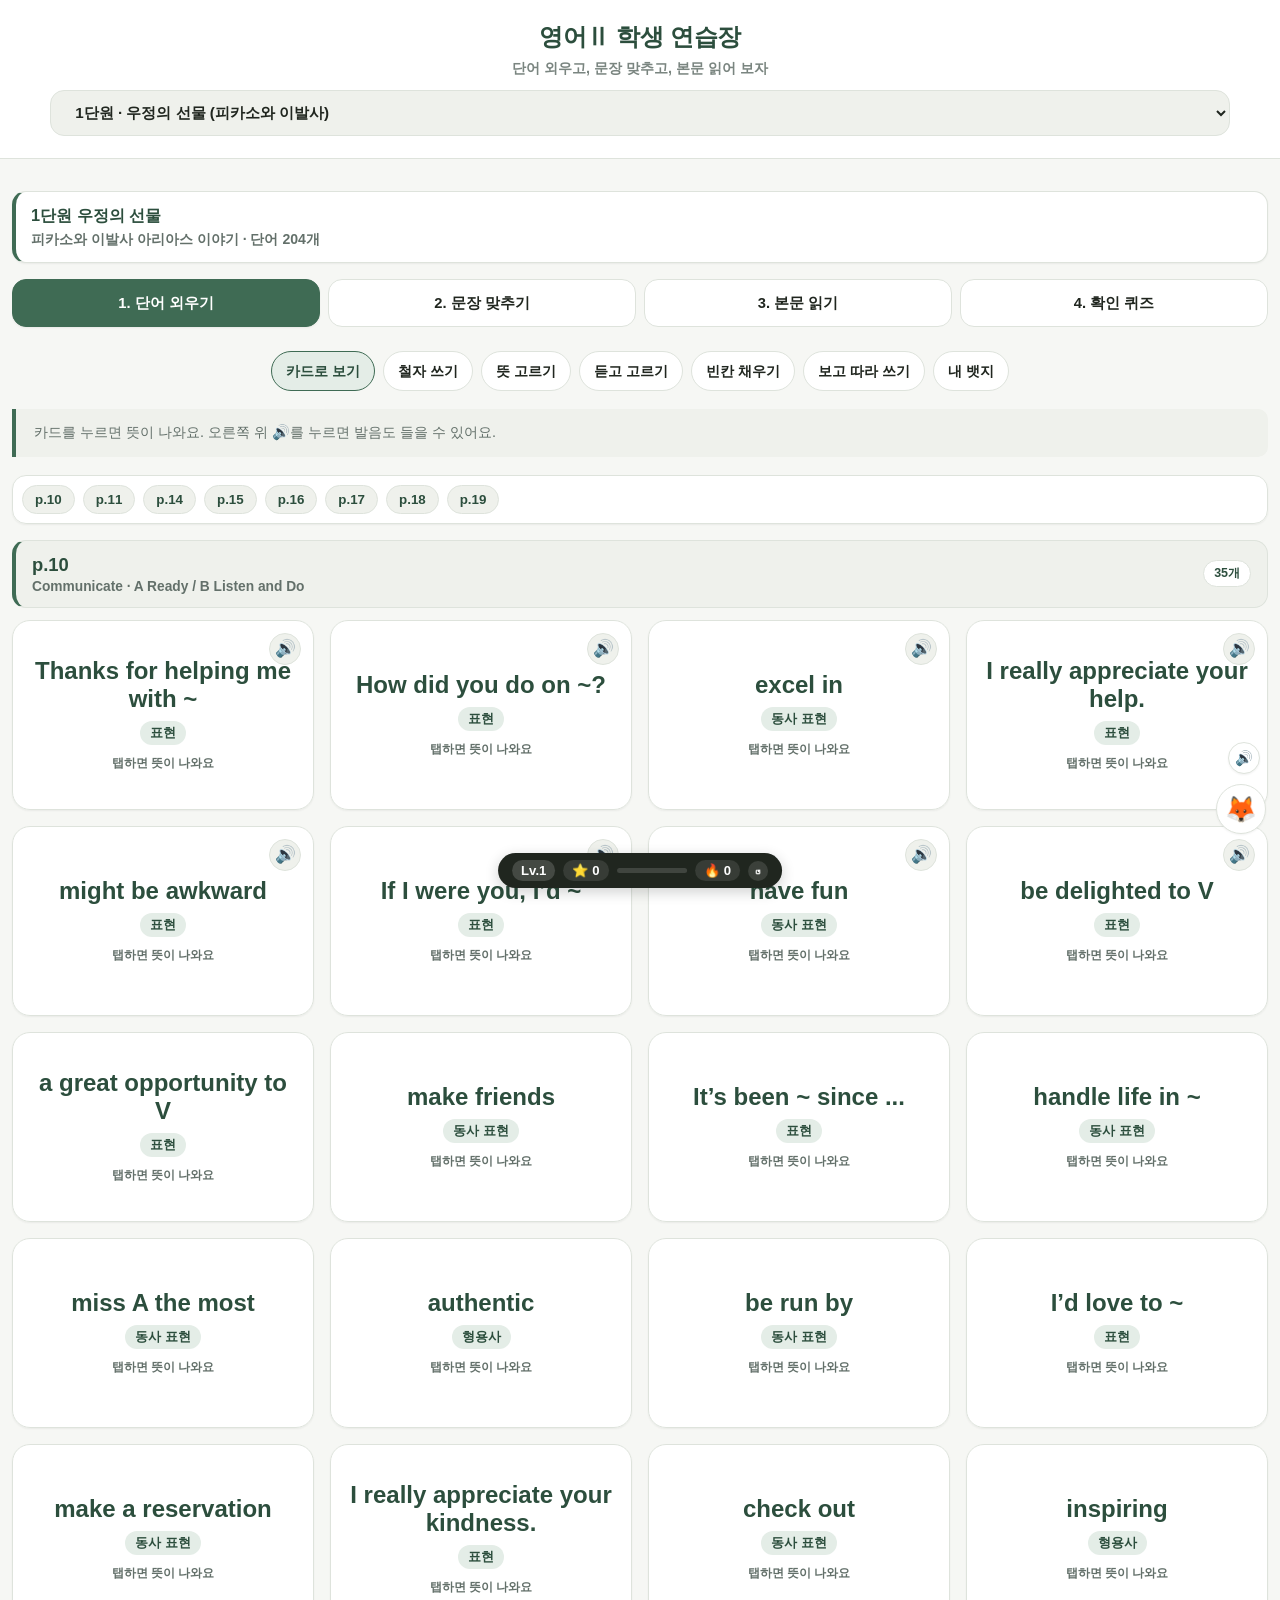
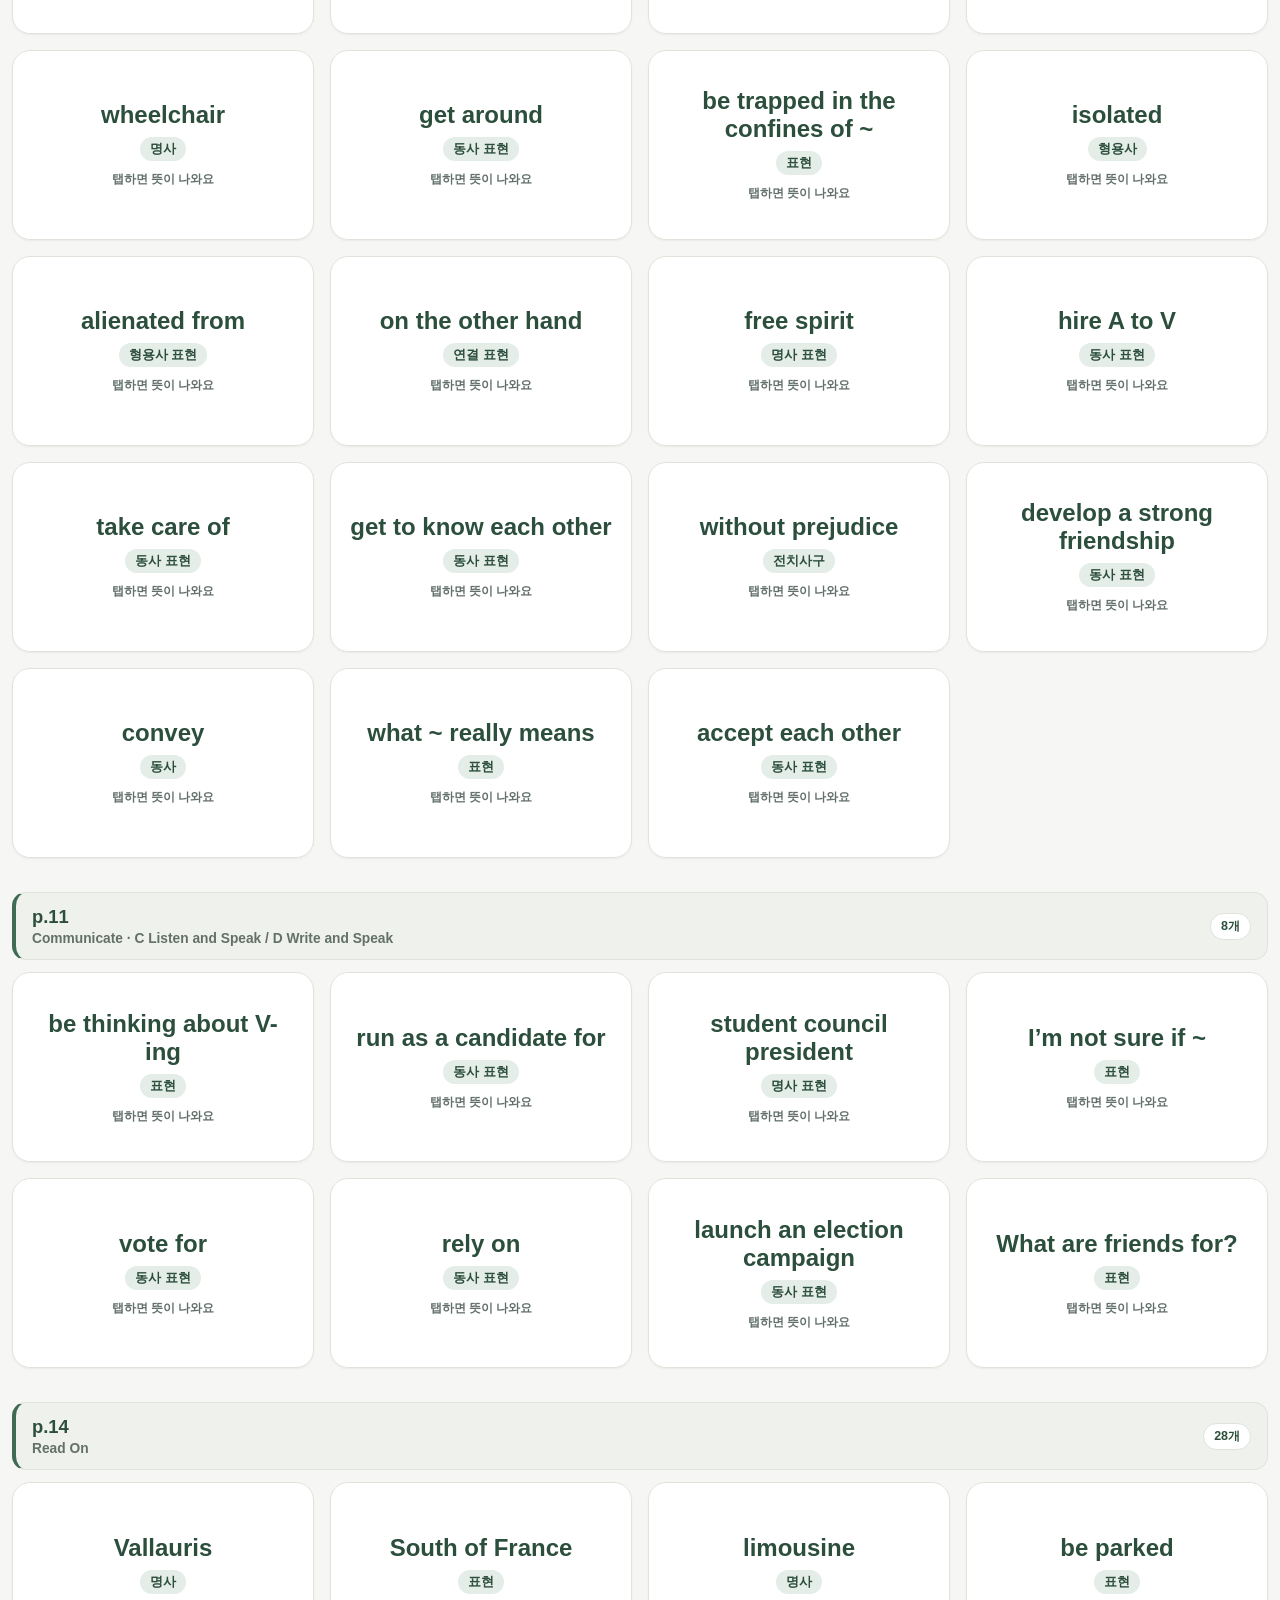
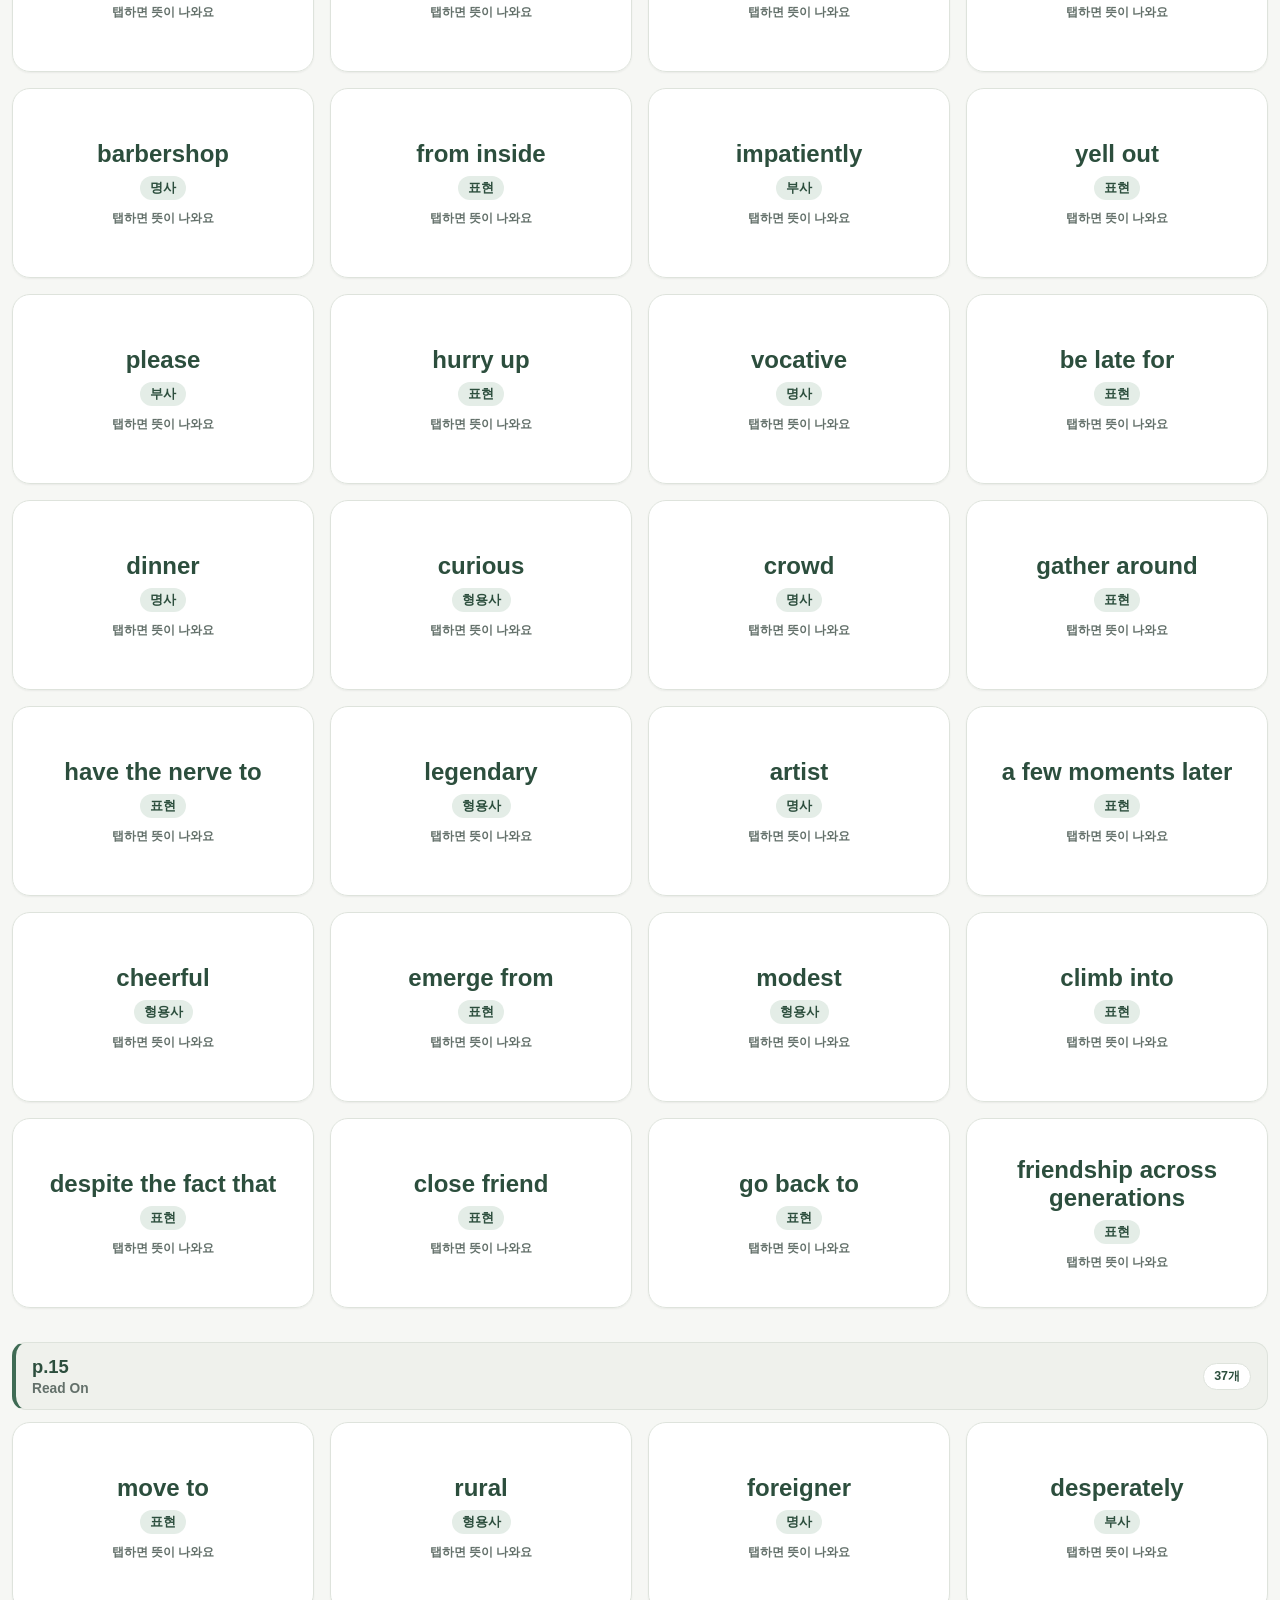
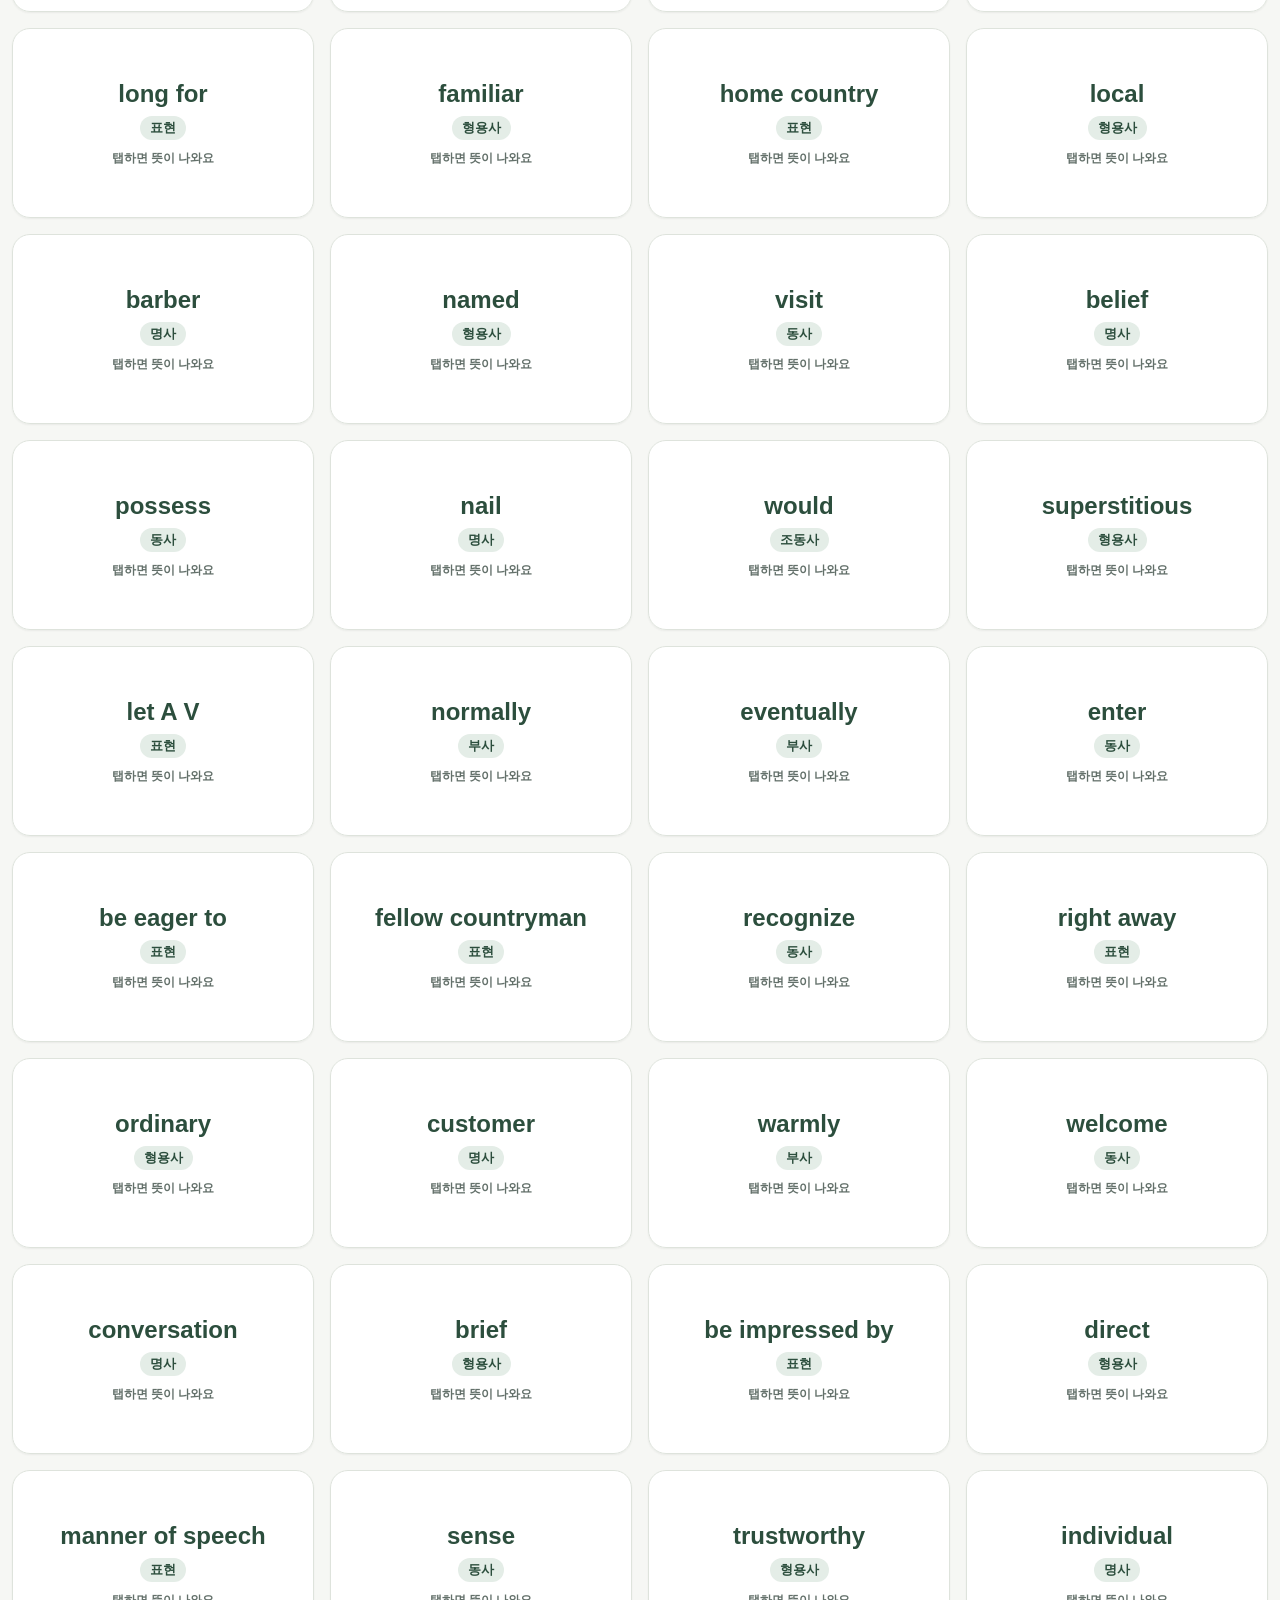
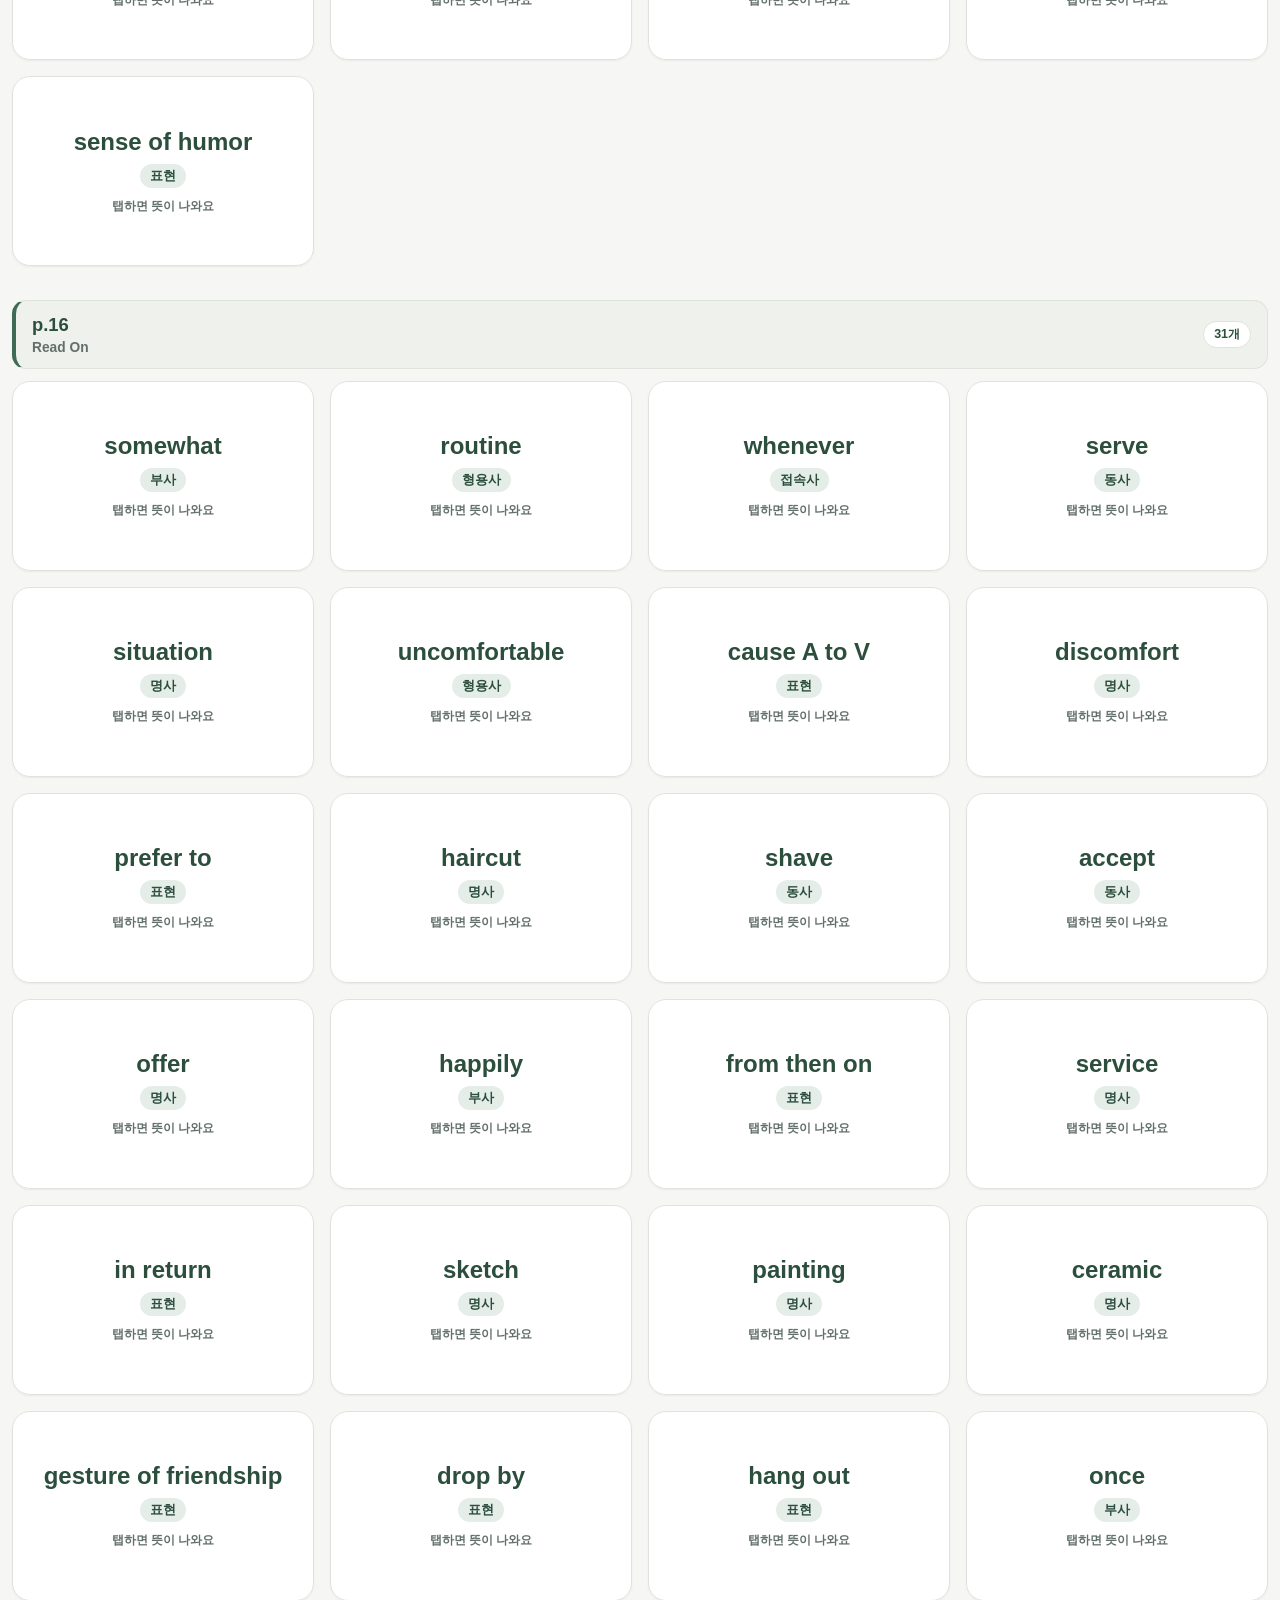
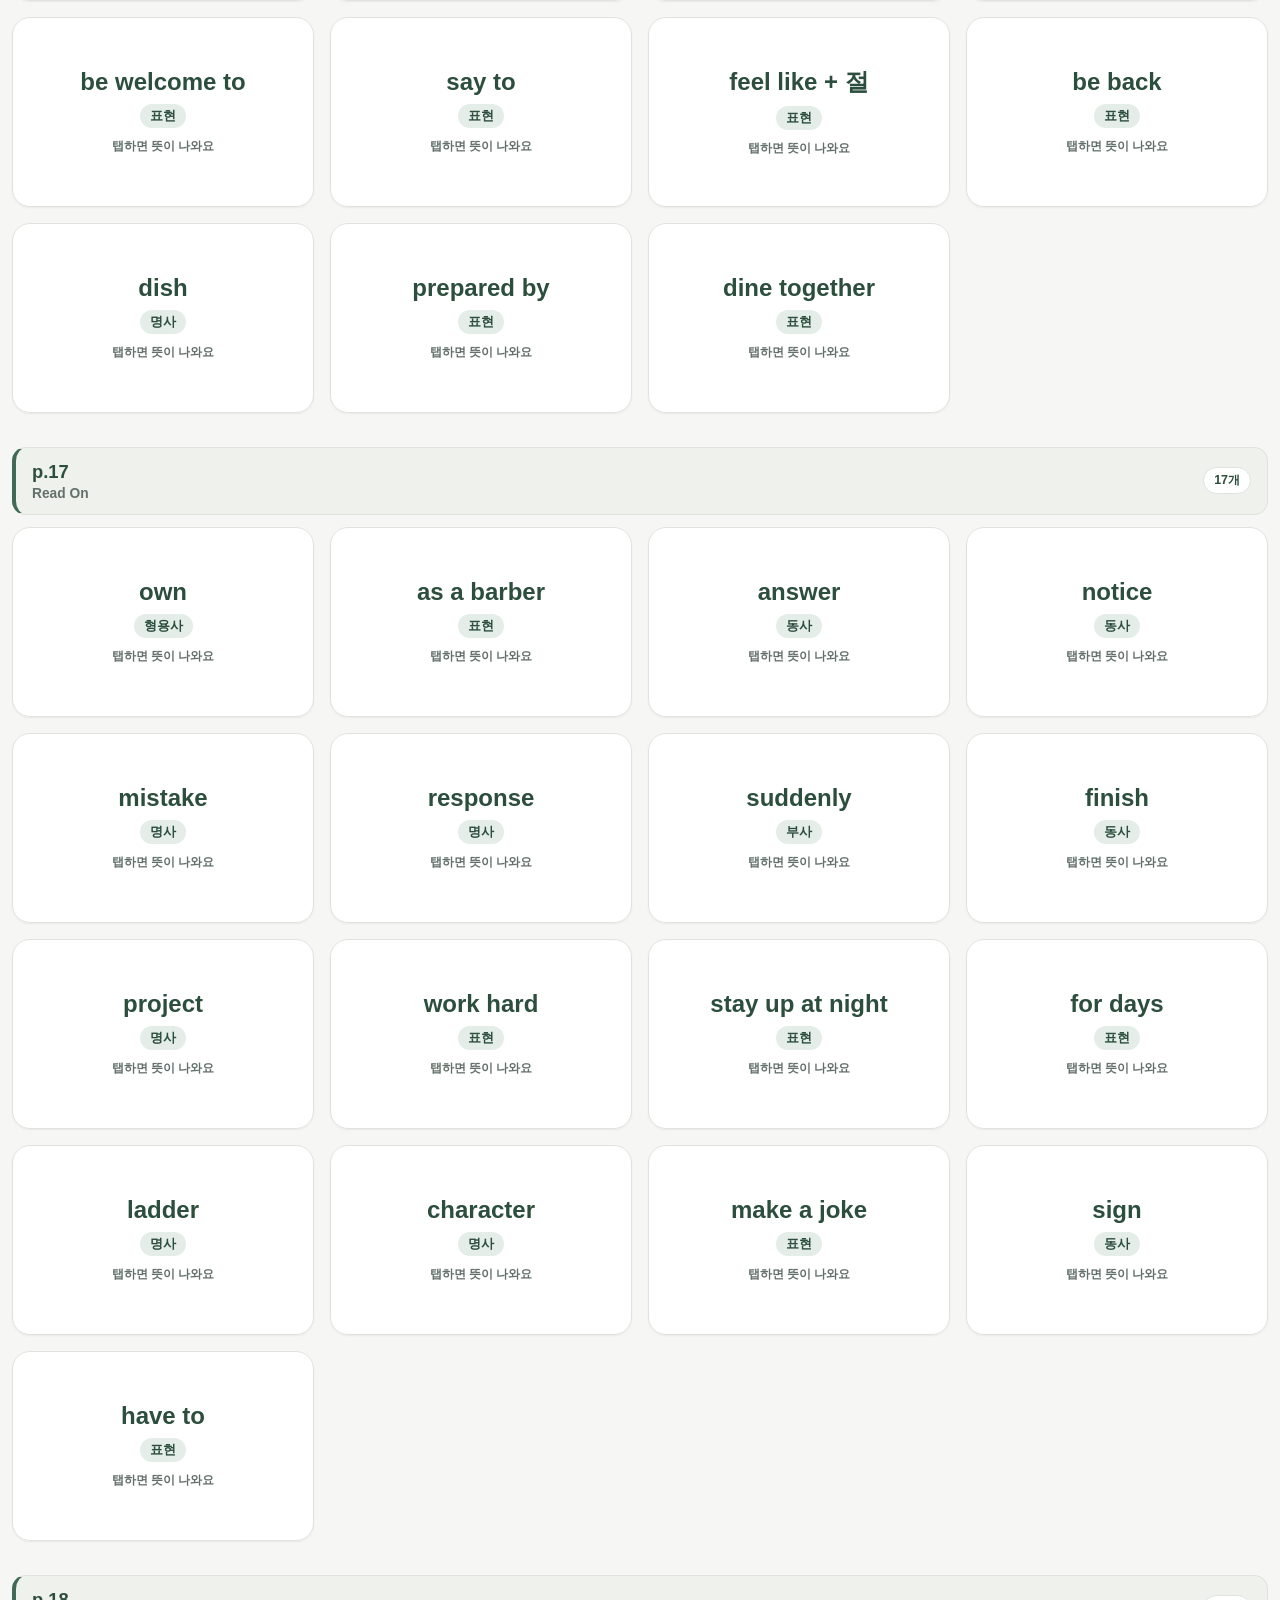
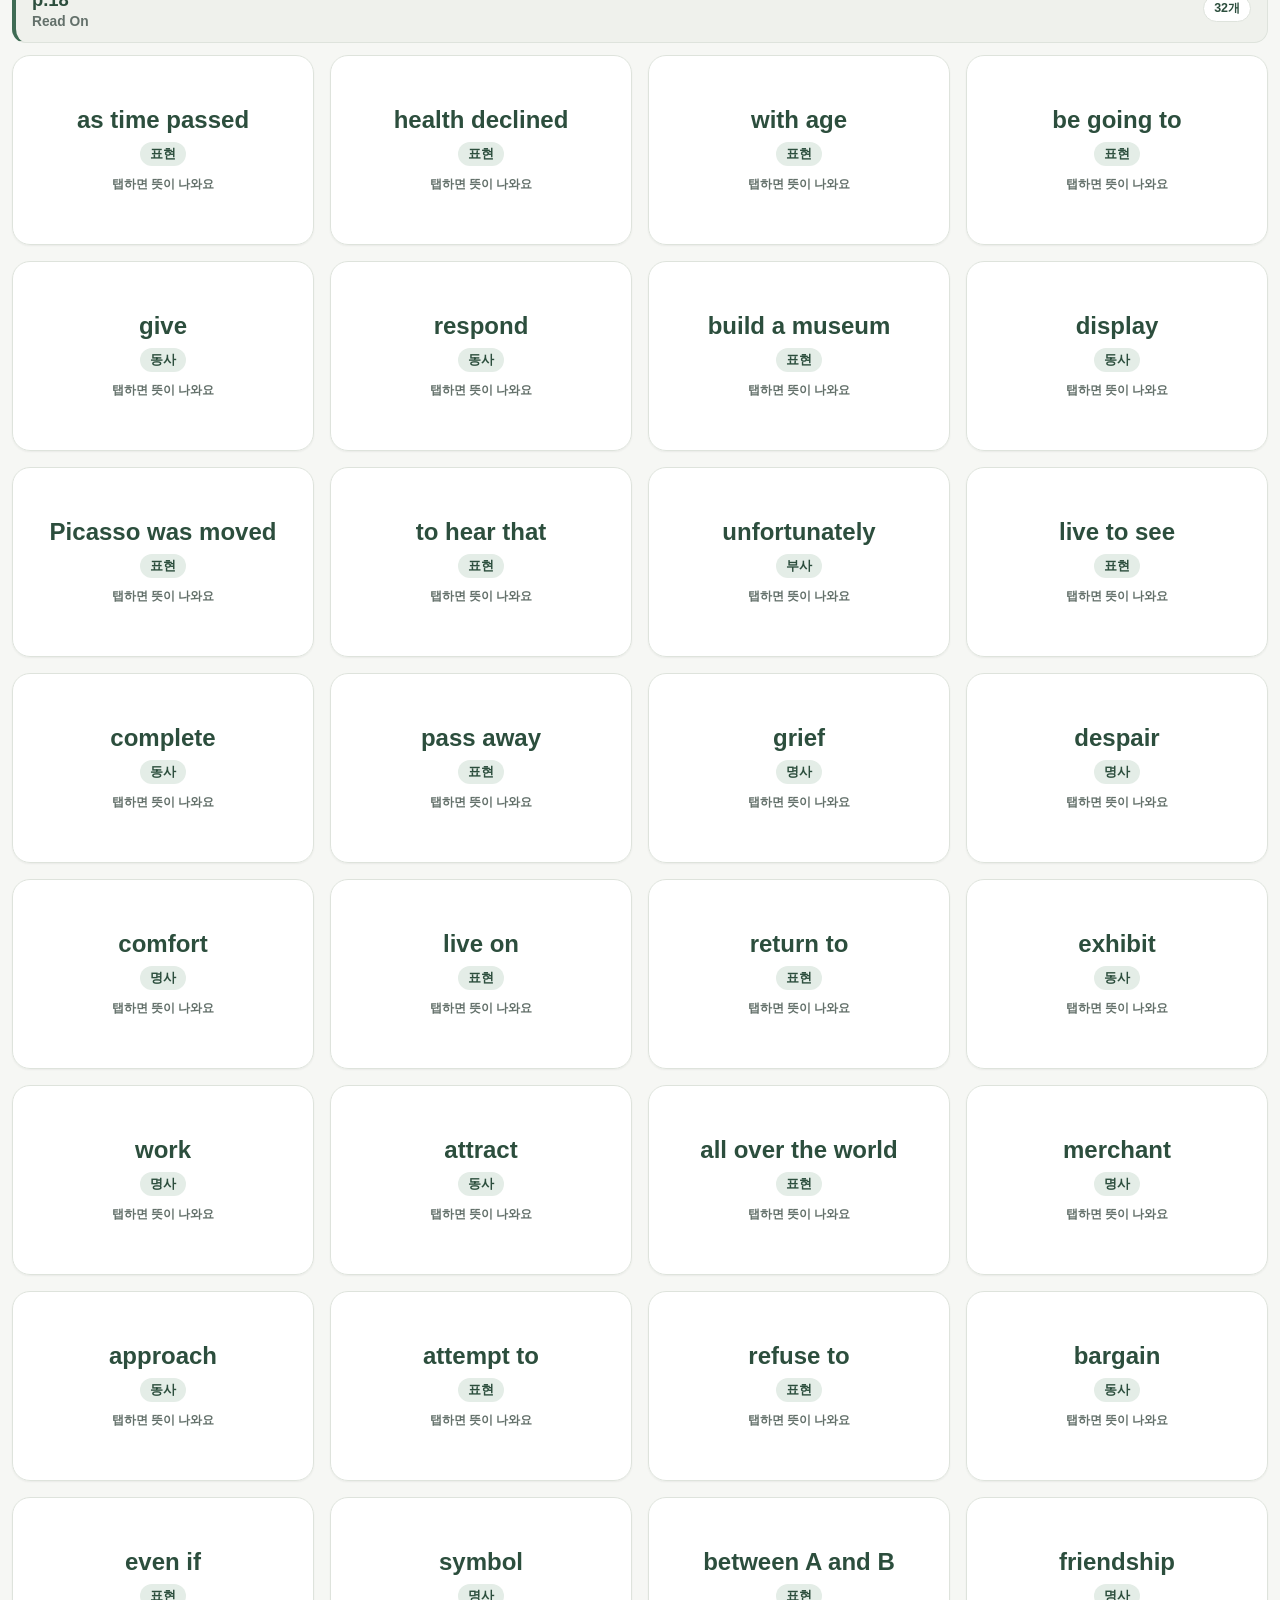
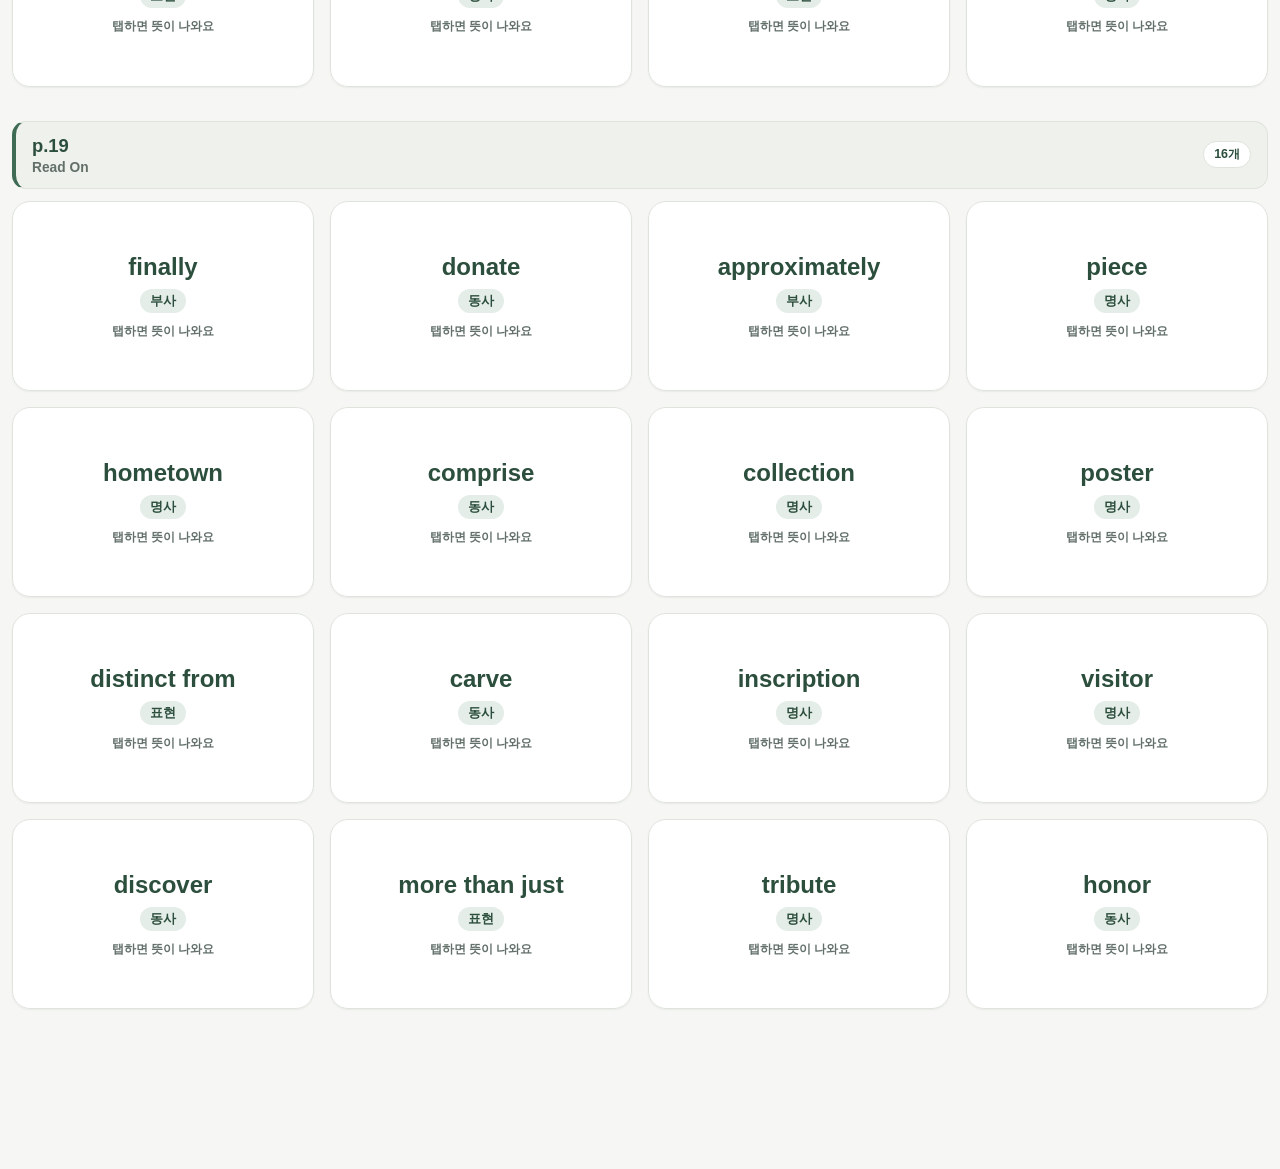
<file: index.html>
<!DOCTYPE html>
<html lang="ko">
<head>
  <meta charset="UTF-8">
  <meta name="viewport" content="width=device-width, initial-scale=1.0, viewport-fit=cover">
  <title>영어Ⅱ (조수경) Lesson 1–4·6 학생용</title>
<style>
    /* [스타일 시트 - Minimal Format] */
    :root {
      --primary: #3F6B54;
      --primary-dark: #2C4E3D;
      --bg-color: #F6F7F4;
      --text-main: #20261F;
      --accent: #B9793C;
      --success: #3F8F5F;
      --surface: #FFFFFF;
      --surface-soft: #EFF1EC;
      --border: #DEE3DC;
      --ink-soft: #63706A;
      --primary-soft: #E4EDE7;
      --accent-soft: #F5E9D9;
      --success-soft: #E3F1E8;
      --error: #B4514B;
      --error-soft: #F6E4E2;
      --radius-sm: 10px;
      --radius-md: 14px;
      --radius-lg: 18px;
      --shadow-sm: 0 1px 2px rgba(32,38,35,.06);
      --shadow-md: 0 4px 14px rgba(32,38,35,.08);
    }

    * { box-sizing: border-box; }

    #pageScroller { width: 100%; }

    body {
      font-family: 'Pretendard', -apple-system, sans-serif;
      background-color: var(--bg-color);
      color: var(--text-main);
      margin: 0; padding: 0;
      -webkit-font-smoothing: antialiased;
    }

    header {
      background: var(--surface);
      color: var(--text-main);
      padding: 1.4rem 1.5rem 1.6rem;
      text-align: center;
      border-bottom: 1px solid var(--border);
      border-radius: 0;
    }

    h1 { margin: 0 0 6px 0; font-size: 1.5rem; font-weight: 800; letter-spacing: -0.3px; color: var(--primary-dark); }

    .lesson-selector {
      padding: 11px 20px;
      font-size: 1rem;
      border-radius: var(--radius-md);
      border: 1.5px solid var(--border);
      background: var(--surface-soft);
      color: var(--text-main);
      font-weight: 600;
      cursor: pointer;
      outline: none;
      width: 95%;
      max-width: 1600px;
    }
    .lesson-selector option { color: #333; background: white; }

    .container { max-width: 1600px; margin: 16px auto; padding: 0 12px; padding-bottom: 80px; padding-top: 16px;}

    .tabs {
      display: flex;
      gap: 8px;
      margin-bottom: 20px;
      overflow-x: auto;
      padding-bottom: 4px;
    }

    .tab-btn {
      flex: 1;
      padding: 12px;
      background: var(--surface);
      border: 1.5px solid var(--border);
      border-radius: var(--radius-md);
      font-weight: 700;
      color: var(--text-main);
      cursor: pointer;
      transition: all 0.15s ease;
      white-space: nowrap;
      min-width: 150px;
      font-size: 0.95rem;
    }

    .tab-btn.active {
      background: var(--primary);
      color: white;
      border-color: var(--primary);
      transform: none;
      box-shadow: var(--shadow-sm);
    }

    .content-section { display: none; }
    .content-section.active { display: block; animation: fadeIn 0.25s ease-in-out; }
    
    @keyframes fadeIn {
      from { opacity: 0; transform: translateY(4px); }
      to { opacity: 1; transform: translateY(0); }
    }

    .mode-switch-box {
      display: flex; justify-content: center; gap: 8px; margin-bottom: 18px; flex-wrap: wrap;
    }
    .mode-btn {
      padding: 8px 15px; border-radius: 999px; border: 1.5px solid var(--border);
      background: var(--surface); color: var(--text-main); font-weight: 600; cursor: pointer;
      transition: all 0.15s ease; font-size: 0.9rem;
    }
    .mode-btn.active { background: var(--primary-soft); color: var(--primary-dark); border-color: var(--primary); }

    .flashcard-container {
      display: grid;
      grid-template-columns: repeat(auto-fill, minmax(260px, 1fr));
      gap: 16px;
    }
    .flashcard {
      background: transparent;
      height: 180px;
      perspective: 1000px;
      cursor: pointer;
    }
    .card-inner {
      position: relative; width: 100%; height: 100%;
      text-align: center; transition: transform 0.5s;
      transform-style: preserve-3d;
      box-shadow: var(--shadow-sm);
      border-radius: var(--radius-lg);
    }
    .flashcard.flipped .card-inner { transform: rotateY(180deg); }
    
    .card-front, .card-back {
      position: absolute; width: 100%; height: 100%;
      backface-visibility: hidden;
      display: flex; flex-direction: column;
      align-items: center; justify-content: center;
      border-radius: var(--radius-lg); padding: 18px;
    }
    .card-front { background: var(--surface); color: var(--text-main); border: 1.5px solid var(--border); }
    .card-back { background: var(--primary); color: white; transform: rotateY(180deg); border: 1.5px solid var(--primary); }
    
    .card-word { font-size: 1.45rem; font-weight: 800; margin-bottom: 8px; color: var(--primary-dark); }
    .card-pos { font-size: 0.82rem; background: var(--primary-soft); color: var(--primary-dark); padding: 3px 10px; border-radius: 999px; font-weight: 700; }
    .card-meaning { font-size: 1.25rem; font-weight: bold; margin-bottom: 12px; }
    
    .audio-btn {
      position: absolute; top: 12px; right: 12px;
      background: var(--surface-soft); border: 1px solid var(--border); width: 32px; height: 32px; border-radius: 50%;
      font-size: 1.05rem; cursor: pointer; z-index: 10;
      display: flex; align-items: center; justify-content: center;
      transition: background 0.15s;
    }
    .audio-btn:hover { background: var(--primary-soft); }

    .vocab-game-box {
      background: var(--surface); padding: 32px; border-radius: var(--radius-lg); text-align: center;
      box-shadow: var(--shadow-sm); border: 1px solid var(--border);
      max-width: 600px; margin: 0 auto;
    }
    .v-game-meaning { font-size: 1.5rem; font-weight: 800; margin-bottom: 12px; color: var(--text-main); }
    .v-game-hint { font-size: 0.95rem; color: var(--ink-soft); margin-bottom: 20px; background: var(--surface-soft); display: inline-block; padding: 6px 16px; border-radius: var(--radius-sm); }
    
    .hint-btn {
      background: var(--accent-soft); color: var(--accent); border: 1.5px solid var(--accent);
      padding: 7px 14px; border-radius: 999px; font-weight: bold; font-size: 0.9rem;
      cursor: pointer; margin-bottom: 18px; display: inline-flex; align-items: center; gap: 6px;
      transition: background 0.15s;
    }
    .hint-btn:hover { background: #EFDCC0; }

    .v-game-input {
      font-size: 1.35rem; padding: 8px; width: 80%; border: none; border-bottom: 2.5px solid var(--border);
      text-align: center; margin-bottom: 18px; outline: none; font-weight: bold; color: var(--primary-dark);
      background: transparent;
    }
    .v-game-input:focus { border-bottom-color: var(--primary); }
    
    .quiz-choice-btn {
      display: block; width: 100%; padding: 14px; margin: 7px 0;
      border: 1.5px solid var(--border); border-radius: var(--radius-md);
      background: var(--surface); font-size: 1.05rem; cursor: pointer;
      transition: all 0.15s; text-align: center; font-weight: 600; color: var(--text-main);
      min-height: 48px; -webkit-tap-highlight-color: transparent;
    }
    .quiz-choice-btn:hover { background: var(--primary-soft); border-color: var(--primary); color: var(--primary-dark); }
    .quiz-choice-btn.correct { background: var(--success-soft); border-color: var(--success); color: #245C3C; }
    .quiz-choice-btn.wrong { background: var(--error-soft); border-color: var(--error); color: #7A362F; }

    .v-game-msg { height: 28px; font-size: 1.05rem; font-weight: bold; margin-top: 8px; }

    .scramble-game {
      background: var(--surface); padding: 22px; border-radius: var(--radius-lg);
      margin-bottom: 20px; box-shadow: var(--shadow-sm); border: 1px solid var(--border);
    }
    .game-header { margin-bottom: 14px; text-align: center; }
    .game-meaning { 
      font-size: 1.05rem; font-weight: 800; color: var(--primary-dark); 
      margin-bottom: 8px; background: var(--primary-soft); display: inline-block; 
      padding: 7px 16px; border-radius: var(--radius-sm); line-height: 1.4;
    }
    .scramble-area {
      min-height: 64px; border: 2px dashed var(--border); border-radius: var(--radius-md);
      display: flex; flex-wrap: wrap; gap: 9px; padding: 14px;
      margin-bottom: 18px; background: var(--surface-soft); align-items: center; justify-content: center;
    }
    .word-bank { display: flex; flex-wrap: wrap; gap: 9px; justify-content: center; }
    .word-chip {
      background: var(--surface); border: 1.5px solid var(--primary); color: var(--primary-dark);
      padding: 9px 16px; border-radius: 999px; font-weight: bold; font-size: 0.95rem;
      cursor: pointer; transition: all 0.15s; box-shadow: var(--shadow-sm);
    }
    .word-chip:hover { background: var(--primary); color: white; transform: translateY(-2px); }
    .word-chip.used { opacity: 0; pointer-events: none; transform: scale(0.8); }
    .scramble-msg { text-align: center; margin-top: 8px; font-weight: 800; font-size: 1.02rem; height: 28px; }
    .reset-game-btn { 
      display: block; margin: 14px auto 0; padding: 9px 22px; 
      background: var(--surface-soft); color: var(--text-main); border: 1px solid var(--border); border-radius: var(--radius-sm); cursor: pointer;
      font-weight: 600;
    }

    .reading-box {
      background: var(--surface); padding: 32px; border-radius: var(--radius-lg);
      line-height: 2; font-size: 1.05rem;
      box-shadow: var(--shadow-sm); border: 1px solid var(--border);
    }
    .reading-box h3 { color: var(--primary-dark); border-bottom: 2px solid var(--border); padding-bottom: 12px; margin-bottom: 20px; font-size: 1.3rem; }
    .reading-box h4 { 
      background: var(--primary-soft); color: var(--primary-dark); 
      padding: 9px 14px; border-radius: var(--radius-sm); border-left: 4px solid var(--primary);
      margin-top: 32px; margin-bottom: 14px;
    }
    
    .quiz-card {
      background: var(--surface); padding: 26px; border-radius: var(--radius-lg);
      box-shadow: var(--shadow-sm); text-align: center;
      max-width: 640px; margin: 0 auto; border: 1px solid var(--border);
    }
    .quiz-options button {
      width: 100%; margin: 7px 0; padding: 16px;
      border: 1.5px solid var(--border); border-radius: var(--radius-md);
      background: var(--surface); font-size: 1rem; cursor: pointer; transition: all 0.15s; font-weight: 500;
      color: var(--text-main);
    }
    .quiz-options button:hover { border-color: var(--primary); background: var(--primary-soft); color: var(--primary-dark); }
    
    .nav-box { display: flex; justify-content: space-between; margin-top: 18px; }
    .nav-btn {
      padding: 9px 18px; border-radius: var(--radius-sm); border: none; font-weight: bold; cursor: pointer; font-size: 0.95rem;
      transition: opacity 0.15s;
    }
    .nav-btn.prev { background: var(--surface-soft); color: var(--text-main); }
    .nav-btn.next { background: var(--primary); color: white; }
    .nav-btn:disabled { opacity: 0.45; cursor: not-allowed; }

/* [Reading TTS 스타일] */
    .read-btn {
      background: var(--surface-soft);
      border: 1px solid var(--border);
      color: var(--primary-dark);
      border-radius: 50%;
      width: 28px;
      height: 28px;
      cursor: pointer;
      font-size: 0.9rem;
      margin-right: 8px;
      vertical-align: middle;
      display: inline-flex;
      align-items: center;
      justify-content: center;
      transition: all 0.15s;
    }
    .read-btn:hover {
      background: var(--primary);
      color: white;
      border-color: var(--primary);
    }
    /* 읽고 있는 문단 강조 효과 */
    .reading-highlight {
      background-color: var(--primary-soft);
      border-radius: var(--radius-sm);
      transition: background-color 0.3s;
      padding: 4px;
    }
.tip-box {
      background: var(--surface-soft);
      border-left: 4px solid var(--primary);
      padding: 13px 18px;
      border-radius: 0 var(--radius-sm) var(--radius-sm) 0;
      margin-bottom: 18px;
      font-size: 0.9rem;
      color: var(--ink-soft);
    }
  </style>

<style id="studentFriendly">
  body {
    background: var(--bg-color);
  }
  header {
    padding: 1.3rem 1.2rem 1.4rem;
  }
  h1 { font-size: 1.5rem; font-weight: 800; margin: 0 0 6px; }
  .header-sub {
    margin: 0 0 12px;
    opacity: .85;
    font-size: .9rem;
    font-weight: 600;
    color: var(--ink-soft);
  }
  .lesson-selector {
    min-height: 46px;
    font-size: .95rem;
  }
  .container { padding-bottom: 110px; }
  .lesson-hero {
    background: var(--surface);
    border: 1px solid var(--border);
    border-left: 4px solid var(--primary);
    border-radius: var(--radius-md);
    padding: 13px 15px;
    margin: 0 0 16px;
    box-shadow: var(--shadow-sm);
  }
  .lesson-hero b { display:block; color: var(--primary-dark); font-size:1.02rem; margin-bottom:3px; }
  .lesson-hero span { color: var(--ink-soft); font-weight:600; font-size:.88rem; }
  .tabs { gap: 8px; }
  .tab-btn {
    min-height: 48px;
    font-size: .92rem;
    min-width: 0;
  }
  .mode-switch-box { gap: 8px; }
  .mode-btn {
    min-height: 40px;
    padding: 8px 14px;
  }
  .tip-box {
    line-height: 1.5;
  }
  .flashcard { height: 190px; }
  .card-word { font-size: 1.5rem; }
  .card-front::after {
    content: '탭하면 뜻이 나와요';
    display: block;
    margin-top: 10px;
    font-size: .76rem;
    color: var(--ink-soft);
    font-weight: 600;
  }
  .reading-box {
    padding: 22px 18px 28px;
    font-size: 1.05rem;
    line-height: 1.95;
  }
  .reading-box h3 { font-size: 1.2rem; }
  .reading-box h4 { margin-top: 20px; }
  #dopaHUD { bottom: 12px; }
  #dopaMascot { bottom: 70px; }
  @media (max-width: 720px) {
    h1 { font-size: 1.2rem; }
    .tab-btn { min-width: 46%; flex: 1 1 46%; }
    .flashcard { height: 170px; }
    .card-word { font-size: 1.3rem; }
  }
</style>

<style>
/* ===== 공통 beginner 카드 스타일 ===== */
.bg-game-box {
  background: var(--surface); border-radius: var(--radius-lg); padding: 30px 26px;
  box-shadow: var(--shadow-sm); border: 1px solid var(--border);
  max-width: 620px; margin: 0 auto; text-align: center;
}
.bg-progress {
  font-size: 0.85rem; color: var(--ink-soft); margin-bottom: 8px; font-weight: 600;
}
.bg-progress-bar {
  width: 100%; height: 6px; background: var(--surface-soft); border-radius: 10px; margin-bottom: 22px; overflow: hidden;
}
.bg-progress-fill {
  height: 100%; background: var(--primary); border-radius: 10px; transition: width 0.4s;
}
.bg-main-word {
  font-size: 2rem; font-weight: 800; color: var(--text-main); margin-bottom: 8px; letter-spacing: -0.5px;
}
.bg-main-ko {
  font-size: 1.05rem; color: var(--ink-soft); margin-bottom: 24px; font-weight: 600;
}
.bg-choices { display: flex; flex-direction: column; gap: 10px; }
.bg-choice-btn {
  padding: 14px 18px; border: 1.5px solid var(--border); border-radius: var(--radius-md);
  background: var(--surface-soft); font-size: 1.05rem; font-weight: 700;
  cursor: pointer; transition: all 0.15s; color: var(--text-main);
  display: flex; align-items: center; gap: 10px;
}
.bg-choice-btn:hover { border-color: var(--primary); background: var(--primary-soft); color: var(--primary-dark); }
.bg-choice-btn.correct { background: var(--success-soft); border-color: var(--success); color: #245C3C; animation: popIn 0.25s ease; }
.bg-choice-btn.wrong   { background: var(--error-soft); border-color: var(--error); color: #7A362F; }
@keyframes popIn { 0%{transform:scale(0.96)} 60%{transform:scale(1.02)} 100%{transform:scale(1)} }

.bg-listen-icon {
  font-size: 3rem; cursor: pointer; margin-bottom: 18px;
  display: block; transition: transform 0.15s;
}
.bg-listen-icon:hover { transform: scale(1.08); }
.bg-listen-hint { font-size: 0.84rem; color: var(--ink-soft); margin-bottom: 18px; }

/* 빈칸 채우기 */
.fill-word-display {
  display: flex; gap: 6px; justify-content: center; flex-wrap: wrap;
  margin-bottom: 24px;
}
.fill-letter {
  width: 40px; height: 48px; border-bottom: 2.5px solid var(--primary);
  display: flex; align-items: center; justify-content: center;
  font-size: 1.4rem; font-weight: 800; color: var(--primary-dark);
  transition: all 0.2s;
}
.fill-letter.blank { border-bottom-color: var(--border); color: transparent; }
.fill-letter.hint  { color: var(--primary); font-size: 1.1rem; border-bottom-color: var(--primary); }
.fill-input {
  font-size: 1.3rem; padding: 9px 18px; border: none; border-bottom: 2.5px solid var(--accent);
  text-align: center; width: 100%; max-width: 300px; outline: none; font-weight: 800;
  color: var(--accent); background: transparent; letter-spacing: 3px; text-transform: lowercase;
}
.fill-submit-btn {
  background: var(--primary); color: white;
  border: none; padding: 12px 34px; border-radius: var(--radius-md); font-size: 1rem;
  font-weight: 800; cursor: pointer; margin-top: 16px; transition: opacity 0.15s;
}
.fill-submit-btn:hover { opacity: .9; }

/* 보고 베끼기 */
.copy-target {
  font-size: 1.7rem; font-weight: 800; color: var(--primary-dark); letter-spacing: 2px;
  background: var(--primary-soft); padding: 15px 30px; border-radius: var(--radius-md);
  display: inline-block; margin-bottom: 10px; border: 1px solid var(--border);
}
.copy-ko { font-size: 0.95rem; color: var(--ink-soft); margin-bottom: 22px; }
.copy-input {
  font-size: 1.4rem; padding: 10px 18px; border: none; border-bottom: 2.5px solid var(--primary);
  text-align: center; width: 100%; max-width: 300px; outline: none; font-weight: 800;
  color: var(--primary-dark); background: transparent; letter-spacing: 2px;
}
.copy-char {
  display: inline-block; border-bottom: 2.5px solid var(--border);
  width: 32px; text-align: center; font-size: 1.25rem; font-weight: 800;
  color: var(--primary); margin: 2px; transition: all 0.15s;
}
.copy-char.correct { color: var(--success); border-color: var(--success); }
.copy-char.wrong   { color: var(--error); border-color: var(--error); background: var(--error-soft); border-radius: 5px; }
.copy-char.empty   { color: var(--border); }

/* 뱃지 시스템 */
.badge-grid {
  display: grid; grid-template-columns: repeat(auto-fill, minmax(140px, 1fr)); gap: 14px;
}
.badge-card {
  background: var(--surface); border-radius: var(--radius-md); padding: 20px 12px; text-align: center;
  border: 1.5px solid var(--border); transition: opacity 0.15s; position: relative; overflow: hidden;
}
.badge-card.earned { border-color: var(--accent); box-shadow: var(--shadow-sm); }
.badge-card.locked { opacity: 0.4; filter: grayscale(1); }
.badge-icon { font-size: 2.1rem; margin-bottom: 6px; display: block; }
.badge-name { font-size: 0.82rem; font-weight: 800; color: var(--text-main); margin-bottom: 3px; }
.badge-cond { font-size: 0.72rem; color: var(--ink-soft); }
.badge-earned-label {
  position: absolute; top: 8px; right: 8px;
  background: var(--accent); color: white; font-size: 0.62rem; font-weight: 800;
  padding: 2px 7px; border-radius: 10px;
}
.badge-stats {
  display: flex; gap: 12px; margin-bottom: 22px; flex-wrap: wrap;
}
.badge-stat-box {
  flex: 1; min-width: 110px; background: var(--surface); border-radius: var(--radius-md);
  padding: 16px; text-align: center; border: 1.5px solid var(--border);
}
.badge-stat-num { font-size: 1.7rem; font-weight: 900; color: var(--primary); }
.badge-stat-label { font-size: 0.76rem; color: var(--ink-soft); font-weight: 600; margin-top: 3px; }

/* 공통 다음 버튼 */
.bg-next-btn {
  background: var(--primary); color: white; border: none;
  padding: 12px 34px; border-radius: var(--radius-md); font-size: 0.98rem; font-weight: 800;
  cursor: pointer; margin-top: 18px; transition: opacity 0.15s; display: none;
}
.bg-next-btn:hover { opacity: .9; }
.bg-result-msg {
  font-size: 1.05rem; font-weight: 800; min-height: 30px; margin-top: 12px;
}
/* 보상 팝업 */
.reward-popup {
  display: none; position: fixed; top: 0; left: 0; width: 100%; height: 100%;
  background: rgba(20,26,23,0.45); z-index: 9999; align-items: center; justify-content: center;
}
.reward-popup.show { display: flex; }
.reward-box {
  background: var(--surface); border-radius: var(--radius-lg); padding: 38px 32px; text-align: center;
  max-width: 320px; width: 90%; animation: popIn 0.3s ease;
  box-shadow: 0 20px 50px rgba(20,26,23,0.18);
}
.reward-icon { font-size: 3.2rem; display: block; margin-bottom: 10px; }
.reward-title { font-size: 1.3rem; font-weight: 800; color: var(--text-main); margin-bottom: 6px; }
.reward-sub { font-size: 0.95rem; color: var(--ink-soft); margin-bottom: 20px; }
.reward-close-btn {
  background: var(--primary); color: white; border: none;
  padding: 11px 32px; border-radius: var(--radius-md); font-size: 0.95rem; font-weight: 800; cursor: pointer;
}
</style>

<style id="vocabPageGrouping">
  #vocabList.flashcard-container {
    display:block;
  }
  .vocab-page-nav {
    position: sticky;
    top: 8px;
    z-index: 15;
    display:flex;
    gap:8px;
    flex-wrap:wrap;
    padding:9px;
    margin:0 0 16px;
    background:rgba(255,255,255,.94);
    border:1px solid var(--border);
    border-radius: var(--radius-md);
    box-shadow: var(--shadow-sm);
  }
  .vocab-page-nav-btn {
    border:1.5px solid var(--border);
    background: var(--surface-soft);
    color: var(--primary-dark);
    font-weight:700;
    padding:6px 12px;
    border-radius:999px;
    cursor:pointer;
  }
  .vocab-page-nav-btn:hover {
    background: var(--primary);
    color:white;
    border-color: var(--primary);
  }
  .vocab-page-group {
    scroll-margin-top:68px;
    margin:0 0 34px;
  }
  .vocab-page-head {
    display:flex;
    justify-content:space-between;
    align-items:center;
    gap:12px;
    padding:13px 16px;
    margin:0 0 12px;
    background: var(--surface-soft);
    border:1px solid var(--border);
    border-left:4px solid var(--primary);
    border-radius: var(--radius-md);
  }
  .vocab-page-title {
    font-size:1.15rem;
    line-height:1.15;
    font-weight:800;
    color: var(--primary-dark);
  }
  .vocab-page-section {
    margin-top:4px;
    color: var(--ink-soft);
    font-size:.86rem;
    font-weight:600;
  }
  .vocab-page-count {
    flex:0 0 auto;
    background: var(--surface);
    border:1px solid var(--border);
    color: var(--primary-dark);
    padding:4px 10px;
    border-radius:999px;
    font-size:.78rem;
    font-weight:700;
  }
  .vocab-page-group > .flashcard-container {
    display:grid;
    grid-template-columns:repeat(auto-fill,minmax(260px,1fr));
    gap:16px;
  }
  @media(max-width:720px){
    .vocab-page-nav { top:4px; }
    .vocab-page-head { padding:11px 13px; }
    .vocab-page-title { font-size:1.05rem; }
    .vocab-page-group > .flashcard-container {
      grid-template-columns:1fr;
      gap:12px;
    }
  }
</style>

</head>
<body>
<div id="pageScroller">
  <header>
    <h1>영어Ⅱ 학생 연습장</h1>
    <p class="header-sub">단어 외우고, 문장 맞추고, 본문 읽어 보자</p>
    <select id="lessonSelect" class="lesson-selector" onchange="changeLesson()">
      <option value="L1">1단원 · 우정의 선물 (피카소와 이발사)</option>
      <option value="L2">2단원 · 건강한 삶 만들기 (걷기)</option>
      <option value="L3">3단원 · 자연은 경이로움으로 가득하다 (씨앗)</option>
      <option value="L4">4단원 · 국경 없는 맛 (김)</option>
      <option value="L6">6단원 · AI와 함께 살기 (영화와 현실)</option>
    </select>
  </header>

  <div class="container">
    <div class="lesson-hero" id="lessonHero">
      <b>1단원 우정의 선물</b>
      <span>먼저 각 단원의 듣기·말하기 핵심 표현과 단어를 익힌 뒤, 문장과 본문을 읽어 보세요.</span>
    </div>
    <nav class="tabs">
      <button class="tab-btn active" onclick="openTab('vocab', this)">1. 단어 외우기</button>
      <button class="tab-btn" onclick="openTab('grammar', this)">2. 문장 맞추기</button>
      <button class="tab-btn" onclick="openTab('reading', this)">3. 본문 읽기</button>
      <button class="tab-btn" onclick="openTab('quiz', this)">4. 확인 퀴즈</button>
    </nav>

    <div id="vocab" class="content-section active">
      <div class="mode-switch-box">
        <button id="modeCard" class="mode-btn active" onclick="setVocabMode('card')">카드로 보기</button>
        <button id="modeGame" class="mode-btn" onclick="setVocabMode('game')">철자 쓰기</button>
        <button id="modeQuiz" class="mode-btn" onclick="setVocabMode('quiz')">뜻 고르기</button>
        <button id="modeListen" class="mode-btn" onclick="setVocabMode('listen')">듣고 고르기</button>
        <button id="modeFill" class="mode-btn" onclick="setVocabMode('fill')">빈칸 채우기</button>
        <button id="modeCopy" class="mode-btn" onclick="setVocabMode('copy')">보고 따라 쓰기</button>
        <button id="modeBadge" class="mode-btn" onclick="setVocabMode('badge')">내 뱃지</button>
      </div>
      <div id="vocabCardMode">
        <div class="tip-box">카드를 누르면 뜻이 나와요. 오른쪽 위 🔊를 누르면 발음도 들을 수 있어요.</div>
        <div id="vocabList" class="flashcard-container"></div>
      </div>
      <div id="vocabGameMode" style="display:none;"><div id="vocabGameArea"></div></div>
      <div id="vocabQuizMode" style="display:none;"><div id="vocabQuizArea"></div></div>
      <div id="vocabListenMode" style="display:none;"><div id="vocabListenArea"></div></div>
      <div id="vocabFillMode" style="display:none;"><div id="vocabFillArea"></div></div>
      <div id="vocabCopyMode" style="display:none;"><div id="vocabCopyArea"></div></div>
      <div id="vocabBadgeMode" style="display:none;"><div id="vocabBadgeArea"></div></div>
    </div>

    <div id="grammar" class="content-section">
      <div class="tip-box">아래에 있는 영어 단어를 눌러, 한국어 뜻과 같은 문장을 만들어 보세요.</div>
      <div id="grammarList"></div>
    </div>

    <div id="reading" class="content-section">
      <div class="tip-box">🔊 버튼을 누르면 그 문장을 읽어 줍니다. 먼저 혼자 읽어 본 다음 들어 보세요.</div>
      <div id="readingContent" class="reading-box"></div>
    </div>

    <div id="quiz" class="content-section">
      <div class="tip-box">본문을 읽고 나서 풀어 보세요. 틀려도 괜찮아요. 해설을 꼭 읽어 보세요.</div>
      <div id="quizArea"></div>
    </div>
  </div>
</div>

<script>
    const lessons = {"L1":{"title":"Lesson 1 The Gift of Friendship","subtitle":"Picasso and His Barber","vocab":[{"word":"Thanks for helping me with ~","pos":"expr.","meaningKo":"~을 도와줘서 고마워","example":"Thanks for helping me with math and physics in the study group.","page":"p.10","section":"Communicate · A Ready / B Listen and Do"},{"word":"How did you do on ~?","pos":"expr.","meaningKo":"~은 어떻게 봤어? / ~은 어땠어?","example":"How did you do on your tests?","page":"p.10","section":"Communicate · A Ready / B Listen and Do"},{"word":"excel in","pos":"v. phr.","meaningKo":"~을 매우 잘하다, ~에서 뛰어나다","example":"I excelled in both of them.","page":"p.10","section":"Communicate · A Ready / B Listen and Do"},{"word":"I really appreciate your help.","pos":"expr.","meaningKo":"네 도움에 정말 감사해.","example":"I really appreciate your help.","page":"p.10","section":"Communicate · A Ready / B Listen and Do"},{"word":"might be awkward","pos":"expr.","meaningKo":"어색할지도 모른다","example":"I don’t know Susan’s friends very well, so it might be awkward.","page":"p.10","section":"Communicate · A Ready / B Listen and Do"},{"word":"If I were you, I’d ~","pos":"expr.","meaningKo":"내가 너라면 ~할 거야","example":"If I were you, I’d go and have fun.","page":"p.10","section":"Communicate · A Ready / B Listen and Do"},{"word":"have fun","pos":"v. phr.","meaningKo":"즐거운 시간을 보내다","example":"If I were you, I’d go and have fun.","page":"p.10","section":"Communicate · A Ready / B Listen and Do"},{"word":"be delighted to V","pos":"expr.","meaningKo":"V해서 매우 기쁘다","example":"Susan would be delighted to see you.","page":"p.10","section":"Communicate · A Ready / B Listen and Do"},{"word":"a great opportunity to V","pos":"expr.","meaningKo":"V할 좋은 기회","example":"It could be a great opportunity to make friends.","page":"p.10","section":"Communicate · A Ready / B Listen and Do"},{"word":"make friends","pos":"v. phr.","meaningKo":"친구를 사귀다","example":"It could be a great opportunity to make friends.","page":"p.10","section":"Communicate · A Ready / B Listen and Do"},{"word":"It’s been ~ since ...","pos":"expr.","meaningKo":"…한 지 ~가 되었다","example":"It’s already been quite some time since you came to Korea from Italy.","page":"p.10","section":"Communicate · A Ready / B Listen and Do"},{"word":"handle life in ~","pos":"v. phr.","meaningKo":"~에서의 생활을 해 나가다, 적응해 지내다","example":"How are you handling life in Korea?","page":"p.10","section":"Communicate · A Ready / B Listen and Do"},{"word":"miss A the most","pos":"v. phr.","meaningKo":"A가 가장 그립다","example":"What food do you miss the most?","page":"p.10","section":"Communicate · A Ready / B Listen and Do"},{"word":"authentic","pos":"adj.","meaningKo":"정통의, 진짜의","example":"I know an authentic restaurant run by an Italian chef.","page":"p.10","section":"Communicate · A Ready / B Listen and Do"},{"word":"be run by","pos":"v. phr.","meaningKo":"~에 의해 운영되다","example":"I know an authentic restaurant run by an Italian chef.","page":"p.10","section":"Communicate · A Ready / B Listen and Do"},{"word":"I’d love to ~","pos":"expr.","meaningKo":"정말 ~하고 싶다","example":"Sounds great. I’d love to go.","page":"p.10","section":"Communicate · A Ready / B Listen and Do"},{"word":"make a reservation","pos":"v. phr.","meaningKo":"예약하다","example":"Okay, I’ll make a reservation.","page":"p.10","section":"Communicate · A Ready / B Listen and Do"},{"word":"I really appreciate your kindness.","pos":"expr.","meaningKo":"네 친절에 정말 감사해.","example":"I really appreciate your kindness.","page":"p.10","section":"Communicate · A Ready / B Listen and Do"},{"word":"check out","pos":"v. phr.","meaningKo":"한번 보다, 확인해 보다","example":"If I were you, I’d definitely check out the movie Untouchable.","page":"p.10","section":"Communicate · A Ready / B Listen and Do"},{"word":"inspiring","pos":"adj.","meaningKo":"영감을 주는, 고무적인","example":"It’s an inspiring film about two men, Philippe and Driss.","page":"p.10","section":"Communicate · A Ready / B Listen and Do"},{"word":"wheelchair","pos":"n.","meaningKo":"휠체어","example":"Philippe, who is very rich, needs a wheelchair to get around.","page":"p.10","section":"Communicate · A Ready / B Listen and Do"},{"word":"get around","pos":"v. phr.","meaningKo":"이리저리 돌아다니다","example":"Philippe, who is very rich, needs a wheelchair to get around.","page":"p.10","section":"Communicate · A Ready / B Listen and Do"},{"word":"be trapped in the confines of ~","pos":"expr.","meaningKo":"~의 한계·범위 안에 갇히다","example":"Trapped in the confines of his wheelchair, he is feeling isolated and alienated from the world.","page":"p.10","section":"Communicate · A Ready / B Listen and Do"},{"word":"isolated","pos":"adj.","meaningKo":"고립된","example":"He is feeling isolated and alienated from the world.","page":"p.10","section":"Communicate · A Ready / B Listen and Do"},{"word":"alienated from","pos":"adj. phr.","meaningKo":"~로부터 소외된","example":"He is feeling isolated and alienated from the world.","page":"p.10","section":"Communicate · A Ready / B Listen and Do"},{"word":"on the other hand","pos":"link.","meaningKo":"반면에","example":"On the other hand, Driss, who is poor and has no job, has a free spirit.","page":"p.10","section":"Communicate · A Ready / B Listen and Do"},{"word":"free spirit","pos":"n. phr.","meaningKo":"자유로운 영혼, 자유분방한 사람","example":"Driss, who is poor and has no job, has a free spirit.","page":"p.10","section":"Communicate · A Ready / B Listen and Do"},{"word":"hire A to V","pos":"v. phr.","meaningKo":"A를 고용하여 V하게 하다","example":"Philippe hires Driss to take care of his needs.","page":"p.10","section":"Communicate · A Ready / B Listen and Do"},{"word":"take care of","pos":"v. phr.","meaningKo":"~을 돌보다, 보살피다","example":"Philippe hires Driss to take care of his needs.","page":"p.10","section":"Communicate · A Ready / B Listen and Do"},{"word":"get to know each other","pos":"v. phr.","meaningKo":"서로를 알아 가다","example":"They get to know each other without prejudice.","page":"p.10","section":"Communicate · A Ready / B Listen and Do"},{"word":"without prejudice","pos":"prep. phr.","meaningKo":"편견 없이","example":"They get to know each other without prejudice.","page":"p.10","section":"Communicate · A Ready / B Listen and Do"},{"word":"develop a strong friendship","pos":"v. phr.","meaningKo":"돈독한 우정을 쌓다","example":"They get to know each other without prejudice and develop a strong friendship.","page":"p.10","section":"Communicate · A Ready / B Listen and Do"},{"word":"convey","pos":"v.","meaningKo":"전달하다, 전하다","example":"This movie conveys what friendship really means.","page":"p.10","section":"Communicate · A Ready / B Listen and Do"},{"word":"what ~ really means","pos":"expr.","meaningKo":"~가 진정 무엇을 의미하는지","example":"This movie conveys what friendship really means.","page":"p.10","section":"Communicate · A Ready / B Listen and Do"},{"word":"accept each other","pos":"v. phr.","meaningKo":"서로를 받아들이다","example":"This movie conveys what friendship really means and how friends accept each other.","page":"p.10","section":"Communicate · A Ready / B Listen and Do"},{"word":"be thinking about V-ing","pos":"expr.","meaningKo":"V하는 것을 생각 중이다, 고려 중이다","example":"I’m thinking about running as a candidate for student council president.","page":"p.11","section":"Communicate · C Listen and Speak / D Write and Speak"},{"word":"run as a candidate for","pos":"v. phr.","meaningKo":"~ 후보로 출마하다","example":"I’m thinking about running as a candidate for student council president.","page":"p.11","section":"Communicate · C Listen and Speak / D Write and Speak"},{"word":"student council president","pos":"n. phr.","meaningKo":"학생회장","example":"I’m thinking about running as a candidate for student council president.","page":"p.11","section":"Communicate · C Listen and Speak / D Write and Speak"},{"word":"I’m not sure if ~","pos":"expr.","meaningKo":"~인지 확신이 없다","example":"I’m not sure if people will vote for me.","page":"p.11","section":"Communicate · C Listen and Speak / D Write and Speak"},{"word":"vote for","pos":"v. phr.","meaningKo":"~에게 투표하다","example":"I’m not sure if people will vote for me.","page":"p.11","section":"Communicate · C Listen and Speak / D Write and Speak"},{"word":"rely on","pos":"v. phr.","meaningKo":"~에게 의지하다","example":"I’d rely on close friends to help with launching the election campaign.","page":"p.11","section":"Communicate · C Listen and Speak / D Write and Speak"},{"word":"launch an election campaign","pos":"v. phr.","meaningKo":"선거 운동을 시작하다","example":"I’d rely on close friends to help with launching the election campaign.","page":"p.11","section":"Communicate · C Listen and Speak / D Write and Speak"},{"word":"What are friends for?","pos":"expr.","meaningKo":"친구 좋다는 게 뭐야? / 친구가 이럴 때 있는 거지.","example":"Sure, what are friends for?","page":"p.11","section":"Communicate · C Listen and Speak / D Write and Speak"},{"word":"Vallauris","pos":"n.","meaningKo":"발로리스","example":"In Vallauris, a small town in the South of France, a black limousine was parked outside a barbershop.","page":"p.14","section":"Read On"},{"word":"South of France","pos":"phr.","meaningKo":"프랑스 남부","example":"In Vallauris, a small town in the South of France, a black limousine was parked outside a barbershop.","page":"p.14","section":"Read On"},{"word":"limousine","pos":"n.","meaningKo":"리무진, 고급 승용차","example":"In Vallauris, a small town in the South of France, a black limousine was parked outside a barbershop.","page":"p.14","section":"Read On"},{"word":"be parked","pos":"phr.","meaningKo":"주차되어 있다","example":"In Vallauris, a small town in the South of France, a black limousine was parked outside a barbershop.","page":"p.14","section":"Read On"},{"word":"barbershop","pos":"n.","meaningKo":"이발소","example":"In Vallauris, a small town in the South of France, a black limousine was parked outside a barbershop.","page":"p.14","section":"Read On"},{"word":"from inside","pos":"phr.","meaningKo":"~의 안쪽에서","example":"From inside the car, Pablo Picasso impatiently yelled out.","page":"p.14","section":"Read On"},{"word":"impatiently","pos":"adv.","meaningKo":"조급하게, 성급하게","example":"From inside the car, Pablo Picasso impatiently yelled out.","page":"p.14","section":"Read On"},{"word":"yell out","pos":"phr.","meaningKo":"큰 소리로 외치다","example":"From inside the car, Pablo Picasso impatiently yelled out.","page":"p.14","section":"Read On"},{"word":"please","pos":"adv.","meaningKo":"제발","example":"“Please, Arias, hurry up.”","page":"p.14","section":"Read On"},{"word":"hurry up","pos":"phr.","meaningKo":"서두르다","example":"“Please, Arias, hurry up.”","page":"p.14","section":"Read On"},{"word":"vocative","pos":"n.","meaningKo":"호격","example":"“Please, Arias, hurry up.”","page":"p.14","section":"Read On"},{"word":"be late for","pos":"phr.","meaningKo":"~에 늦다","example":"“We’ll be late for dinner.”","page":"p.14","section":"Read On"},{"word":"dinner","pos":"n.","meaningKo":"저녁 식사","example":"“We’ll be late for dinner.”","page":"p.14","section":"Read On"},{"word":"curious","pos":"adj.","meaningKo":"호기심 많은","example":"A curious crowd gathered around the car, wondering who had the nerve to make the legendary artist wait.","page":"p.14","section":"Read On"},{"word":"crowd","pos":"n.","meaningKo":"군중","example":"A curious crowd gathered around the car, wondering who had the nerve to make the legendary artist wait.","page":"p.14","section":"Read On"},{"word":"gather around","pos":"phr.","meaningKo":"~ 주위에 모이다","example":"A curious crowd gathered around the car, wondering who had the nerve to make the legendary artist wait.","page":"p.14","section":"Read On"},{"word":"have the nerve to","pos":"phr.","meaningKo":"감히 ~하다","example":"A curious crowd gathered around the car, wondering who had the nerve to make the legendary artist wait.","page":"p.14","section":"Read On"},{"word":"legendary","pos":"adj.","meaningKo":"전설적인","example":"A curious crowd gathered around the car, wondering who had the nerve to make the legendary artist wait.","page":"p.14","section":"Read On"},{"word":"artist","pos":"n.","meaningKo":"예술가","example":"A curious crowd gathered around the car, wondering who had the nerve to make the legendary artist wait.","page":"p.14","section":"Read On"},{"word":"a few moments later","pos":"phr.","meaningKo":"잠시 후","example":"A few moments later, Eugenio Arias, a man with a cheerful smile, emerged from his modest shop.","page":"p.14","section":"Read On"},{"word":"cheerful","pos":"adj.","meaningKo":"밝은, 쾌활한","example":"A few moments later, Eugenio Arias, a man with a cheerful smile, emerged from his modest shop.","page":"p.14","section":"Read On"},{"word":"emerge from","pos":"phr.","meaningKo":"~에서 나오다, 드러나다","example":"A few moments later, Eugenio Arias, a man with a cheerful smile, emerged from his modest shop.","page":"p.14","section":"Read On"},{"word":"modest","pos":"adj.","meaningKo":"소박한, 수수한","example":"A few moments later, Eugenio Arias, a man with a cheerful smile, emerged from his modest shop.","page":"p.14","section":"Read On"},{"word":"climb into","pos":"phr.","meaningKo":"~ 안으로 올라타다","example":"“Let’s go,” he said as he climbed into the limousine.","page":"p.14","section":"Read On"},{"word":"despite the fact that","pos":"phr.","meaningKo":"~라는 사실에도 불구하고","example":"Despite the fact that Picasso was twenty-eight years older than Arias, the two had been close friends for twenty years.","page":"p.14","section":"Read On"},{"word":"close friend","pos":"phr.","meaningKo":"가까운 친구","example":"Despite the fact that Picasso was twenty-eight years older than Arias, the two had been close friends for twenty years.","page":"p.14","section":"Read On"},{"word":"go back to","pos":"phr.","meaningKo":"~로 돌아가다","example":"Let’s go back to that summer afternoon when their friendship across generations began.","page":"p.14","section":"Read On"},{"word":"friendship across generations","pos":"phr.","meaningKo":"세대를 뛰어넘은 우정","example":"Let’s go back to that summer afternoon when their friendship across generations began.","page":"p.14","section":"Read On"},{"word":"move to","pos":"phr.","meaningKo":"~로 이사하다, 옮기다","example":"In 1947, Picasso left the crowded city of Paris and moved to the quiet rural town of Vallauris.","page":"p.15","section":"Read On"},{"word":"rural","pos":"adj.","meaningKo":"시골의","example":"In 1947, Picasso left the crowded city of Paris and moved to the quiet rural town of Vallauris.","page":"p.15","section":"Read On"},{"word":"foreigner","pos":"n.","meaningKo":"외국인","example":"As a foreigner, he often desperately longed for familiar faces from his home country, Spain.","page":"p.15","section":"Read On"},{"word":"desperately","pos":"adv.","meaningKo":"간절히, 절박하게","example":"As a foreigner, he often desperately longed for familiar faces from his home country, Spain.","page":"p.15","section":"Read On"},{"word":"long for","pos":"phr.","meaningKo":"~을 간절히 바라다, 그리워하다","example":"As a foreigner, he often desperately longed for familiar faces from his home country, Spain.","page":"p.15","section":"Read On"},{"word":"familiar","pos":"adj.","meaningKo":"익숙한","example":"As a foreigner, he often desperately longed for familiar faces from his home country, Spain.","page":"p.15","section":"Read On"},{"word":"home country","pos":"phr.","meaningKo":"고국","example":"As a foreigner, he often desperately longed for familiar faces from his home country, Spain.","page":"p.15","section":"Read On"},{"word":"local","pos":"adj.","meaningKo":"현지의, 지역의","example":"A friend told him about a local barber from Spain named Arias.","page":"p.15","section":"Read On"},{"word":"barber","pos":"n.","meaningKo":"이발사","example":"A friend told him about a local barber from Spain named Arias.","page":"p.15","section":"Read On"},{"word":"named","pos":"adj.","meaningKo":"~라는 이름의","example":"A friend told him about a local barber from Spain named Arias.","page":"p.15","section":"Read On"},{"word":"visit","pos":"v.","meaningKo":"방문하다","example":"For Picasso, it was not easy to visit the barbershop because he had a belief that anyone who possessed his hair or nails would have control over him.","page":"p.15","section":"Read On"},{"word":"belief","pos":"n.","meaningKo":"믿음, 신념","example":"For Picasso, it was not easy to visit the barbershop because he had a belief that anyone who possessed his hair or nails would have control over him.","page":"p.15","section":"Read On"},{"word":"possess","pos":"v.","meaningKo":"소유하다, 지니다","example":"For Picasso, it was not easy to visit the barbershop because he had a belief that anyone who possessed his hair or nails would have control over him.","page":"p.15","section":"Read On"},{"word":"nail","pos":"n.","meaningKo":"손톱, 발톱","example":"For Picasso, it was not easy to visit the barbershop because he had a belief that anyone who possessed his hair or nails would have control over him.","page":"p.15","section":"Read On"},{"word":"would","pos":"aux.","meaningKo":"~할 것이다, ~하곤 했다","example":"For Picasso, it was not easy to visit the barbershop because he had a belief that anyone who possessed his hair or nails would have control over him.","page":"p.15","section":"Read On"},{"word":"superstitious","pos":"adj.","meaningKo":"미신을 믿는, 미신적인","example":"Too superstitious to let other people cut his hair, he normally chose to cut his own hair.","page":"p.15","section":"Read On"},{"word":"let A V","pos":"phr.","meaningKo":"A가 ~하게 하다","example":"Too superstitious to let other people cut his hair, he normally chose to cut his own hair.","page":"p.15","section":"Read On"},{"word":"normally","pos":"adv.","meaningKo":"보통, 평소에는","example":"Too superstitious to let other people cut his hair, he normally chose to cut his own hair.","page":"p.15","section":"Read On"},{"word":"eventually","pos":"adv.","meaningKo":"마침내, 결국","example":"Eventually, Picasso gathered his courage and entered Arias’s barbershop because he was so eager to meet his fellow countryman.","page":"p.15","section":"Read On"},{"word":"enter","pos":"v.","meaningKo":"~에 들어가다","example":"Eventually, Picasso gathered his courage and entered Arias’s barbershop because he was so eager to meet his fellow countryman.","page":"p.15","section":"Read On"},{"word":"be eager to","pos":"phr.","meaningKo":"~하기를 간절히 바라다","example":"Eventually, Picasso gathered his courage and entered Arias's barbershop because he was so eager to meet his fellow countryman.","page":"p.15","section":"Read On"},{"word":"fellow countryman","pos":"phr.","meaningKo":"동포, 같은 나라 사람","example":"Eventually, Picasso gathered his courage and entered Arias’s barbershop because he was so eager to meet his fellow countryman.","page":"p.15","section":"Read On"},{"word":"recognize","pos":"v.","meaningKo":"알아보다, 인식하다","example":"Arias recognized the famous artist right away, but he treated Picasso like an ordinary customer.","page":"p.15","section":"Read On"},{"word":"right away","pos":"phr.","meaningKo":"즉시, 바로","example":"Arias recognized the famous artist right away, but he treated Picasso like an ordinary customer.","page":"p.15","section":"Read On"},{"word":"ordinary","pos":"adj.","meaningKo":"평범한, 보통의","example":"Arias recognized the famous artist right away, but he treated Picasso like an ordinary customer.","page":"p.15","section":"Read On"},{"word":"customer","pos":"n.","meaningKo":"손님, 고객","example":"Arias recognized the famous artist right away, but he treated Picasso like an ordinary customer.","page":"p.15","section":"Read On"},{"word":"warmly","pos":"adv.","meaningKo":"따뜻하게, 다정하게","example":"Leading him to a chair, Arias warmly welcomed Picasso in Spanish.","page":"p.15","section":"Read On"},{"word":"welcome","pos":"v.","meaningKo":"환영하다, 맞이하다","example":"Leading him to a chair, Arias warmly welcomed Picasso in Spanish.","page":"p.15","section":"Read On"},{"word":"conversation","pos":"n.","meaningKo":"대화","example":"Despite the fact that their conversation was brief that day, Picasso was deeply impressed by Arias’s direct and simple manner of speech.","page":"p.15","section":"Read On"},{"word":"brief","pos":"adj.","meaningKo":"짧은, 간단한","example":"Despite the fact that their conversation was brief that day, Picasso was deeply impressed by Arias’s direct and simple manner of speech.","page":"p.15","section":"Read On"},{"word":"be impressed by","pos":"phr.","meaningKo":"~에 깊은 인상을 받다","example":"Despite the fact that their conversation was brief that day, Picasso was deeply impressed by Arias's direct and simple manner of speech.","page":"p.15","section":"Read On"},{"word":"direct","pos":"adj.","meaningKo":"직설적인, 직접적인","example":"Despite the fact that their conversation was brief that day, Picasso was deeply impressed by Arias’s direct and simple manner of speech.","page":"p.15","section":"Read On"},{"word":"manner of speech","pos":"phr.","meaningKo":"말투, 말하는 방식","example":"Despite the fact that their conversation was brief that day, Picasso was deeply impressed by Arias’s direct and simple manner of speech.","page":"p.15","section":"Read On"},{"word":"sense","pos":"v.","meaningKo":"느끼다, 감지하다","example":"He sensed that Arias was a trustworthy individual with a great sense of humor who put people at ease.","page":"p.15","section":"Read On"},{"word":"trustworthy","pos":"adj.","meaningKo":"신뢰할 수 있는","example":"He sensed that Arias was a trustworthy individual with a great sense of humor who put people at ease.","page":"p.15","section":"Read On"},{"word":"individual","pos":"n.","meaningKo":"개인, 사람","example":"He sensed that Arias was a trustworthy individual with a great sense of humor who put people at ease.","page":"p.15","section":"Read On"},{"word":"sense of humor","pos":"phr.","meaningKo":"유머 감각","example":"He sensed that Arias was a trustworthy individual with a great sense of humor who put people at ease.","page":"p.15","section":"Read On"},{"word":"somewhat","pos":"adv.","meaningKo":"다소, 어느 정도","example":"Picasso’s visits to Arias’s barbershop became somewhat routine after that.","page":"p.16","section":"Read On"},{"word":"routine","pos":"adj.","meaningKo":"일상적인, 정례적인","example":"Picasso’s visits to Arias’s barbershop became somewhat routine after that.","page":"p.16","section":"Read On"},{"word":"whenever","pos":"conj.","meaningKo":"~할 때마다","example":"Whenever he visited, the other customers let him be served first.","page":"p.16","section":"Read On"},{"word":"serve","pos":"v.","meaningKo":"응대하다, 서비스를 제공하다","example":"Whenever he visited, the other customers let him be served first.","page":"p.16","section":"Read On"},{"word":"situation","pos":"n.","meaningKo":"상황","example":"This situation made Picasso feel uncomfortable because it caused other people to wait longer.","page":"p.16","section":"Read On"},{"word":"uncomfortable","pos":"adj.","meaningKo":"불편한","example":"This situation made Picasso feel uncomfortable because it caused other people to wait longer.","page":"p.16","section":"Read On"},{"word":"cause A to V","pos":"phr.","meaningKo":"A가 ~하게 만들다","example":"This situation made Picasso feel uncomfortable because it caused other people to wait longer.","page":"p.16","section":"Read On"},{"word":"discomfort","pos":"n.","meaningKo":"불편함","example":"Sensing his discomfort, Arias asked if Picasso would prefer to get haircuts and shaves at home.","page":"p.16","section":"Read On"},{"word":"prefer to","pos":"phr.","meaningKo":"~하기를 선호하다","example":"Sensing his discomfort, Arias asked if Picasso would prefer to get haircuts and shaves at home.","page":"p.16","section":"Read On"},{"word":"haircut","pos":"n.","meaningKo":"이발","example":"Sensing his discomfort, Arias asked if Picasso would prefer to get haircuts and shaves at home.","page":"p.16","section":"Read On"},{"word":"shave","pos":"v.","meaningKo":"면도하다; 면도","example":"Sensing his discomfort, Arias asked if Picasso would prefer to get haircuts and shaves at home.","page":"p.16","section":"Read On"},{"word":"accept","pos":"v.","meaningKo":"받아들이다","example":"Picasso happily accepted the offer.","page":"p.16","section":"Read On"},{"word":"offer","pos":"n.","meaningKo":"제안","example":"Picasso happily accepted the offer.","page":"p.16","section":"Read On"},{"word":"happily","pos":"adv.","meaningKo":"기쁘게, 흔쾌히","example":"Picasso happily accepted the offer.","page":"p.16","section":"Read On"},{"word":"from then on","pos":"phr.","meaningKo":"그때부터 계속","example":"Arias went to Picasso’s house to cut his hair from then on, but he never charged Picasso for his services.","page":"p.16","section":"Read On"},{"word":"service","pos":"n.","meaningKo":"서비스, 봉사","example":"Arias went to Picasso’s house to cut his hair from then on, but he never charged Picasso for his services.","page":"p.16","section":"Read On"},{"word":"in return","pos":"phr.","meaningKo":"그 보답으로","example":"In return, Picasso gave him sketches, paintings, and ceramics as a gesture of friendship.","page":"p.16","section":"Read On"},{"word":"sketch","pos":"n.","meaningKo":"스케치","example":"In return, Picasso gave him sketches, paintings, and ceramics as a gesture of friendship.","page":"p.16","section":"Read On"},{"word":"painting","pos":"n.","meaningKo":"그림, 회화","example":"In return, Picasso gave him sketches, paintings, and ceramics as a gesture of friendship.","page":"p.16","section":"Read On"},{"word":"ceramic","pos":"n.","meaningKo":"도자기","example":"In return, Picasso gave him sketches, paintings, and ceramics as a gesture of friendship.","page":"p.16","section":"Read On"},{"word":"gesture of friendship","pos":"phr.","meaningKo":"우정의 표시","example":"In return, Picasso gave him sketches, paintings, and ceramics as a gesture of friendship.","page":"p.16","section":"Read On"},{"word":"drop by","pos":"phr.","meaningKo":"잠깐 들르다","example":"As their friendship grew stronger, Arias started to drop by Picasso’s house, not to shave or cut his hair, but to hang out.","page":"p.16","section":"Read On"},{"word":"hang out","pos":"phr.","meaningKo":"함께 시간을 보내다","example":"As their friendship grew stronger, Arias started to drop by Picasso’s house, not to shave or cut his hair, but to hang out.","page":"p.16","section":"Read On"},{"word":"once","pos":"adv.","meaningKo":"한 번, 한때","example":"Picasso once said to Arias, “You are always welcome to come to my house.”","page":"p.16","section":"Read On"},{"word":"be welcome to","pos":"phr.","meaningKo":"~해도 좋다, ~을 환영하다","example":"Picasso once said to Arias, “You are always welcome to come to my house.”","page":"p.16","section":"Read On"},{"word":"say to","pos":"phr.","meaningKo":"~에게 말하다","example":"Picasso once said to Arias, “You are always welcome to come to my house.”","page":"p.16","section":"Read On"},{"word":"feel like + 절","pos":"phr.","meaningKo":"마치 ~인 것처럼 느끼다","example":"“When you’re here, I feel like I’m back in Spain.”","page":"p.16","section":"Read On"},{"word":"be back","pos":"phr.","meaningKo":"돌아와 있다","example":"“When you’re here, I feel like I’m back in Spain.”","page":"p.16","section":"Read On"},{"word":"dish","pos":"n.","meaningKo":"요리","example":"Picasso also paid frequent visits to Arias’s home, where he enjoyed Spanish dishes prepared by Arias’s mother.","page":"p.16","section":"Read On"},{"word":"prepared by","pos":"phr.","meaningKo":"~에 의해 준비된","example":"Picasso also paid frequent visits to Arias’s home, where he enjoyed Spanish dishes prepared by Arias’s mother.","page":"p.16","section":"Read On"},{"word":"dine together","pos":"phr.","meaningKo":"함께 식사하다","example":"When they dined together, they would sit and talk for hours.","page":"p.16","section":"Read On"},{"word":"own","pos":"adj.","meaningKo":"자신의","example":"Picasso once asked Arias, “What do you think about your own work as a barber?”","page":"p.17","section":"Read On"},{"word":"as a barber","pos":"phr.","meaningKo":"이발사로서","example":"Picasso once asked Arias, “What do you think about your own work as a barber?”","page":"p.17","section":"Read On"},{"word":"answer","pos":"v.","meaningKo":"대답하다","example":"Arias answered, “Well, when I finish a haircut for a customer, I always notice my mistakes.”","page":"p.17","section":"Read On"},{"word":"notice","pos":"v.","meaningKo":"알아차리다, 발견하다","example":"Arias answered, “Well, when I finish a haircut for a customer, I always notice my mistakes.”","page":"p.17","section":"Read On"},{"word":"mistake","pos":"n.","meaningKo":"실수","example":"Arias answered, “Well, when I finish a haircut for a customer, I always notice my mistakes.”","page":"p.17","section":"Read On"},{"word":"response","pos":"n.","meaningKo":"대답, 반응","example":"Upon hearing Arias’s response, Picasso suddenly hugged him and said, “You’re an artist.”","page":"p.17","section":"Read On"},{"word":"suddenly","pos":"adv.","meaningKo":"갑자기","example":"Upon hearing Arias’s response, Picasso suddenly hugged him and said, “You’re an artist.”","page":"p.17","section":"Read On"},{"word":"finish","pos":"v.","meaningKo":"끝내다, 완성하다","example":"“I always see some mistakes whenever I finish my paintings.”","page":"p.17","section":"Read On"},{"word":"project","pos":"n.","meaningKo":"작업, 프로젝트","example":"One day, Picasso was busy painting War and Peace, one of his largest projects, when Arias paid him a visit.","page":"p.17","section":"Read On"},{"word":"work hard","pos":"phr.","meaningKo":"열심히 일하다","example":"Picasso had been working hard staying up at night for days.","page":"p.17","section":"Read On"},{"word":"stay up at night","pos":"phr.","meaningKo":"밤을 새우다","example":"Picasso had been working hard staying up at night for days.","page":"p.17","section":"Read On"},{"word":"for days","pos":"phr.","meaningKo":"며칠 동안","example":"Picasso had been working hard staying up at night for days.","page":"p.17","section":"Read On"},{"word":"ladder","pos":"n.","meaningKo":"사다리","example":"Seeing this, Arias assisted Picasso with his work, from moving a ladder around for Picasso to painting some characters.","page":"p.17","section":"Read On"},{"word":"character","pos":"n.","meaningKo":"인물, 글자, 특징","example":"Seeing this, Arias assisted Picasso with his work, from moving a ladder around for Picasso to painting some characters.","page":"p.17","section":"Read On"},{"word":"make a joke","pos":"phr.","meaningKo":"농담하다","example":"So Picasso made a joke, “Now I have to sign this painting Picasso and Arias.”","page":"p.17","section":"Read On"},{"word":"sign","pos":"v.","meaningKo":"서명하다","example":"So Picasso made a joke, “Now I have to sign this painting Picasso and Arias.”","page":"p.17","section":"Read On"},{"word":"have to","pos":"phr.","meaningKo":"~해야 하다","example":"So Picasso made a joke, “Now I have to sign this painting Picasso and Arias.”","page":"p.17","section":"Read On"},{"word":"as time passed","pos":"phr.","meaningKo":"시간이 지나면서","example":"As time passed, Picasso’s health declined with age.","page":"p.18","section":"Read On"},{"word":"health declined","pos":"phr.","meaningKo":"건강이 쇠약해졌다","example":"As time passed, Picasso’s health declined with age.","page":"p.18","section":"Read On"},{"word":"with age","pos":"phr.","meaningKo":"나이가 들면서","example":"As time passed, Picasso’s health declined with age.","page":"p.18","section":"Read On"},{"word":"be going to","pos":"phr.","meaningKo":"~할 예정이다","example":"One day, Picasso asked Arias, \"What are you going to do with all the paintings and sketches I gave you?\"","page":"p.18","section":"Read On"},{"word":"give","pos":"v.","meaningKo":"주다","example":"One day, Picasso asked Arias, \"What are you going to do with all the paintings and sketches I gave you?\"","page":"p.18","section":"Read On"},{"word":"respond","pos":"v.","meaningKo":"대답하다, 반응하다","example":"Arias responded that he would build a museum in Spain to display the works.","page":"p.18","section":"Read On"},{"word":"build a museum","pos":"phr.","meaningKo":"박물관을 짓다","example":"Arias responded that he would build a museum in Spain to display the works.","page":"p.18","section":"Read On"},{"word":"display","pos":"v.","meaningKo":"전시하다","example":"Arias responded that he would build a museum in Spain to display the works.","page":"p.18","section":"Read On"},{"word":"Picasso was moved","pos":"phr.","meaningKo":"감동받았다","example":"Picasso was moved to hear that and swore to help Arias.","page":"p.18","section":"Read On"},{"word":"to hear that","pos":"phr.","meaningKo":"그 말을 듣고","example":"Picasso was moved to hear that and swore to help Arias.","page":"p.18","section":"Read On"},{"word":"unfortunately","pos":"adv.","meaningKo":"불행히도, 안타깝게도","example":"Unfortunately, he did not live to see the museum completed, passing away in 1973.","page":"p.18","section":"Read On"},{"word":"live to see","pos":"phr.","meaningKo":"살아서 ~을 보다","example":"Unfortunately, he did not live to see the museum completed, passing away in 1973.","page":"p.18","section":"Read On"},{"word":"complete","pos":"v.","meaningKo":"완성하다","example":"Unfortunately, he did not live to see the museum completed, passing away in 1973.","page":"p.18","section":"Read On"},{"word":"pass away","pos":"phr.","meaningKo":"사망하다, 돌아가시다","example":"Unfortunately, he did not live to see the museum completed, passing away in 1973.","page":"p.18","section":"Read On"},{"word":"grief","pos":"n.","meaningKo":"큰 슬픔, 비탄","example":"Arias was in grief and despair but found comfort in knowing that his best friend would live on through his art.","page":"p.18","section":"Read On"},{"word":"despair","pos":"n.","meaningKo":"절망","example":"Arias was in grief and despair but found comfort in knowing that his best friend would live on through his art.","page":"p.18","section":"Read On"},{"word":"comfort","pos":"n.","meaningKo":"위안","example":"Arias was in grief and despair but found comfort in knowing that his best friend would live on through his art.","page":"p.18","section":"Read On"},{"word":"live on","pos":"phr.","meaningKo":"계속 살아남다, 남아 있다","example":"Arias was in grief and despair but found comfort in knowing that his best friend would live on through his art.","page":"p.18","section":"Read On"},{"word":"return to","pos":"phr.","meaningKo":"~로 돌아가다","example":"A few years later, Arias returned to Spain and exhibited Picasso’s works.","page":"p.18","section":"Read On"},{"word":"exhibit","pos":"v.","meaningKo":"전시하다","example":"A few years later, Arias returned to Spain and exhibited Picasso’s works.","page":"p.18","section":"Read On"},{"word":"work","pos":"n.","meaningKo":"작품","example":"A few years later, Arias returned to Spain and exhibited Picasso’s works.","page":"p.18","section":"Read On"},{"word":"attract","pos":"v.","meaningKo":"끌어들이다","example":"This small exhibit attracted visitors from all over the world.","page":"p.18","section":"Read On"},{"word":"all over the world","pos":"phr.","meaningKo":"전 세계에서","example":"This small exhibit attracted visitors from all over the world.","page":"p.18","section":"Read On"},{"word":"merchant","pos":"n.","meaningKo":"상인","example":"A foreign merchant approached Arias one day and attempted to persuade him to sell all of Picasso’s works.","page":"p.18","section":"Read On"},{"word":"approach","pos":"v.","meaningKo":"다가가다, 접근하다","example":"A foreign merchant approached Arias one day and attempted to persuade him to sell all of Picasso’s works.","page":"p.18","section":"Read On"},{"word":"attempt to","pos":"phr.","meaningKo":"~하려고 시도하다","example":"A foreign merchant approached Arias one day and attempted to persuade him to sell all of Picasso's works.","page":"p.18","section":"Read On"},{"word":"refuse to","pos":"phr.","meaningKo":"~하기를 거절하다","example":"He refused to bargain, saying, \"Even if you bring all the money in your country, I will not sell any of his works to you.\"","page":"p.18","section":"Read On"},{"word":"bargain","pos":"v.","meaningKo":"흥정하다","example":"He refused to bargain, saying, “Even if you bring all the money in your country, I will not sell any of his works to you.”","page":"p.18","section":"Read On"},{"word":"even if","pos":"phr.","meaningKo":"비록 ~하더라도","example":"He refused to bargain, saying, “Even if you bring all the money in your country, I will not sell any of his works to you.”","page":"p.18","section":"Read On"},{"word":"symbol","pos":"n.","meaningKo":"상징","example":"“His works are symbols of the friendship between Picasso and me.”","page":"p.18","section":"Read On"},{"word":"between A and B","pos":"phr.","meaningKo":"A와 B 사이에","example":"“His works are symbols of the friendship between Picasso and me.”","page":"p.18","section":"Read On"},{"word":"friendship","pos":"n.","meaningKo":"우정","example":"“His works are symbols of the friendship between Picasso and me.”","page":"p.18","section":"Read On"},{"word":"finally","pos":"adv.","meaningKo":"마침내","example":"The Museo Picasso - Colección Eugenio Arias (The Picasso Museum - Eugenio Arias Collection) was finally completed.","page":"p.19","section":"Read On"},{"word":"donate","pos":"v.","meaningKo":"기부하다","example":"This was possible because Arias donated approximately sixty pieces of Picasso’s works to Arias’s hometown of Buitrago del Lozoya.","page":"p.19","section":"Read On"},{"word":"approximately","pos":"adv.","meaningKo":"대략, 거의","example":"This was possible because Arias donated approximately sixty pieces of Picasso’s works to Arias’s hometown of Buitrago del Lozoya.","page":"p.19","section":"Read On"},{"word":"piece","pos":"n.","meaningKo":"작품, 조각","example":"This was possible because Arias donated approximately sixty pieces of Picasso’s works to Arias’s hometown of Buitrago del Lozoya.","page":"p.19","section":"Read On"},{"word":"hometown","pos":"n.","meaningKo":"고향","example":"This was possible because Arias donated approximately sixty pieces of Picasso’s works to Arias’s hometown of Buitrago del Lozoya.","page":"p.19","section":"Read On"},{"word":"comprise","pos":"v.","meaningKo":"~을 구성하다, ~로 이루어지다","example":"They comprised a collection of paintings, posters, ceramics, and other works.","page":"p.19","section":"Read On"},{"word":"collection","pos":"n.","meaningKo":"컬렉션, 모음","example":"They comprised a collection of paintings, posters, ceramics, and other works.","page":"p.19","section":"Read On"},{"word":"poster","pos":"n.","meaningKo":"포스터","example":"They comprised a collection of paintings, posters, ceramics, and other works.","page":"p.19","section":"Read On"},{"word":"distinct from","pos":"phr.","meaningKo":"~와 구별되는","example":"Each of them is distinct from Picasso's other works because Picasso carved each one with the inscription Para mi amigo, Arias (For my friend, Arias).","page":"p.19","section":"Read On"},{"word":"carve","pos":"v.","meaningKo":"새기다, 조각하다","example":"Each of them is distinct from Picasso's other works because Picasso carved each one with the inscription Para mi amigo, Arias (For my friend, Arias).","page":"p.19","section":"Read On"},{"word":"inscription","pos":"n.","meaningKo":"새겨진 글, 명문","example":"Each of them is distinct from Picasso's other works because Picasso carved each one with the inscription Para mi amigo, Arias (For my friend, Arias).","page":"p.19","section":"Read On"},{"word":"visitor","pos":"n.","meaningKo":"방문객","example":"When visitors enter this museum, they quickly discover that it is more than just a tribute to honor Picasso's artistic legacy; it is also a monument to the artist and barber's lifelong friendship.","page":"p.19","section":"Read On"},{"word":"discover","pos":"v.","meaningKo":"발견하다, 알게 되다","example":"When visitors enter this museum, they quickly discover that it is more than just a tribute to honor Picasso's artistic legacy; it is also a monument to the artist and barber's lifelong friendship.","page":"p.19","section":"Read On"},{"word":"more than just","pos":"phr.","meaningKo":"단순한 ~ 이상의","example":"When visitors enter this museum, they quickly discover that it is more than just a tribute to honor Picasso's artistic legacy; it is also a monument to the artist and barber's lifelong friendship.","page":"p.19","section":"Read On"},{"word":"tribute","pos":"n.","meaningKo":"헌사, 찬사","example":"When visitors enter this museum, they quickly discover that it is more than just a tribute to honor Picasso's artistic legacy; it is also a monument to the artist and barber's lifelong friendship.","page":"p.19","section":"Read On"},{"word":"honor","pos":"v.","meaningKo":"기리다, 존경하다","example":"When visitors enter this museum, they quickly discover that it is more than just a tribute to honor Picasso's artistic legacy; it is also a monument to the artist and barber's lifelong friendship.","page":"p.19","section":"Read On"}],"grammarPatterns":[{"name":"Sentence 2","desc":"From inside the car는 ‘차 안에서부터’라는 출발점·위치 표현입니다. yelled out은 그냥 말한 것이 아니라 ‘큰 소리로 외쳤다’는 뜻의 구동사입니다.","meaning":"차 안에서 파블로 피카소가 성급하게 소리쳤다.","sentence":"From inside the car, Pablo Picasso impatiently yelled out","formula":"From inside the car는 ‘차 안에서부터’라는 출발점·위치 표현입니다. yelled out은 그냥 말한 것이 아니라 ‘큰 소리로 외","baseTranslation":"차 안에서 파블로 피카소가 성급하게 소리쳤다."},{"name":"Sentence 11","desc":"As a foreigner는 ‘외국인으로서’라는 자격·입장 표현입니다. long for는 want보다","meaning":"외국인으로 지내던 그는 고국 스페인의 낯익은 사람들을 자주 간절히 그리워했다.","sentence":"As a foreigner, he often desperately longed for familiar faces from his home country, Spain","formula":"As a foreigner는 ‘외국인으로서’라는 자격·입장 표현입니다. long for는 want보다","baseTranslation":"외국인으로 지내던 그는 고국 스페인의 낯익은 사람들을 자주 간절히 그리워했다."},{"name":"Sentence 16","desc":"but은 기대와 반대되는 흐름을 만듭니다. 유명인인 줄 알았지만 특별 대우하지 않았다는 대조가 핵심입니다. like an ordinary customer는 ‘평범한 손님처럼’이라는 전치사구입니다.","meaning":"아리아스는 그 유명한 예술가를 곧바로 알아보았지만, 피카소를 평범한 손님처럼 대했다.","sentence":"Arias recognized the famous artist right away, but he treated Picasso like an ordinary customer","formula":"but은 기대와 반대되는 흐름을 만듭니다. 유명인인 줄 알았지만 특별 대우하지 않았다는 대조가 핵심입니다. like an ordinary cus","baseTranslation":"아리아스는 그 유명한 예술가를 곧바로 알아보았지만, 피카소를 평범한 손님처럼 대했다."},{"name":"Sentence 20","desc":"become은 2형식 동사라서 뒤에 보어가 옵니다. visits가 복수처럼 보여도 핵심은 ‘방문하는 일’이고, become의 보어 routine은 상태 변화를 나타냅니다.","meaning":"그 후로 피카소가 아리아스의 이발소를 찾는 일은 어느 정도 일상이 되었다.","sentence":"Picasso's visits to Arias's barbershop became somewhat routine after that","formula":"become은 2형식 동사라서 뒤에 보어가 옵니다. visits가 복수처럼 보여도 핵심은 ‘방문하는 일’이고, become의 보어 routine","baseTranslation":"그 후로 피카소가 아리아스의 이발소를 찾는 일은 어느 정도 일상이 되었다."},{"name":"Sentence 23","desc":"Sensing his discomfort는 이유나 시간을 나타내는 분사구문입니다. if절은 ‘~인지 아닌지’라는 뜻으로 asked의 목적어입니다. would prefer to는 ‘~하는 것을 더 좋아하다’입니다.","meaning":"피카소가 불편해하는 것을 알아차린 아리아스는 집에서 이발과 면도를 받는 것을 더 선호하는지 물었다.","sentence":"Sensing his discomfort, Arias asked if Picasso would prefer to get haircuts and shaves at home","formula":"Sensing his discomfort는 이유나 시간을 나타내는 분사구문입니다. if절은 ‘~인지 아닌지’라는 뜻으로 asked의 목적어입니다","baseTranslation":"피카소가 불편해하는 것을 알아차린 아리아스는 집에서 이발과 면도를 받는 것을 더 선호하는지 물었다."},{"name":"Sentence 26","desc":"gave him sketches...는 4형식입니다. him은 받는 사람, sketches 등은 받은 물건입니다. as a gesture of friendship은 ‘우정의 표시로’입니다.","meaning":"그 보답으로 피카소는 우정의 표시로 그에게 스케치, 그림, 도자기를 주었다.","sentence":"In return, Picasso gave him sketches, paintings, and ceramics as a gesture of friendship","formula":"gave him sketches...는 4형식입니다. him은 받는 사람, sketches 등은 받은 물건입니다. as a gesture of ","baseTranslation":"그 보답으로 피카소는 우정의 표시로 그에게 스케치, 그림, 도자기를 주었다."},{"name":"Sentence 31","desc":"would는 여기서 과거에 반복된 습관을 나타냅니다. sit and talk는 두 동작이 자연스럽게 이어지는 병렬입니다.","meaning":"그들이 함께 식사할 때면, 그들은 몇 시간 동안 앉아서 이야기를 나누곤 했다.","sentence":"When they dined together, they would sit and talk for hours","formula":"would는 여기서 과거에 반복된 습관을 나타냅니다. sit and talk는 두 동작이 자연스럽게 이어지는 병렬입니다.","baseTranslation":"그들이 함께 식사할 때면, 그들은 몇 시간 동안 앉아서 이야기를 나누곤 했다."},{"name":"Sentence 33","desc":"when I finish ...는 반복되는 상황에서 ‘~을 끝내고 나면’이라는 뜻입니다. notice는 그냥 ‘보다’가 아니라 실수 등을 ‘알아차리다, 발견하다’입니다.","meaning":"아리아스는 “글쎄요, 저는 손님의 이발을 끝내고 나면 늘 제 실수를 발견합니다.”라고 대답했다.","sentence":"Arias answered, \"Well, when I finish a haircut for a customer, I always notice my mistakes.\"","formula":"when I finish ...는 반복되는 상황에서 ‘~을 끝내고 나면’이라는 뜻입니다. notice는 그냥 ‘보다’가 아니라 실수 등을 ‘알아","baseTranslation":"아리아스는 “글쎄요, 저는 손님의 이발을 끝내고 나면 늘 제 실수를 발견합니다.”라고 대답했다."},{"name":"Sentence 39","desc":"make a joke는 ‘농담하다’입니다. sign this painting Picasso and Arias는 문맥상 ‘이 그림에 Picasso and Arias라고 서명하다’이며, 아리아스의 도움을 농담으로 인정한","meaning":"그래서 피카소는 “이제 이 그림에는 ‘피카소와 아리아스’라고 서명해야겠군.”이라고 농담했다.","sentence":"So Picasso made a joke, \"Now I have to sign this painting Picasso and Arias.\"","formula":"make a joke는 ‘농담하다’입니다. sign this painting Picasso and Arias는 문맥상 ‘이 그림에 Picasso","baseTranslation":"그래서 피카소는 “이제 이 그림에는 ‘피카소와 아리아스’라고 서명해야겠군.”이라고 농담했다."},{"name":"Sentence 42","desc":"that절 전체가 responded의 내용입니다. would build는 과거 시점에서 본 미래입니다. to display the works는 ‘작품들을 전시하기 위해’라는 목적입니다.","meaning":"아리아스는 그 작품들을 전시하기 위해 스페인에 박물관을 세우겠다고 대답했다.","sentence":"Arias responded that he would build a museum in Spain to display the works","formula":"that절 전체가 responded의 내용입니다. would build는 과거 시점에서 본 미래입니다. to display the works는 ","baseTranslation":"아리아스는 그 작품들을 전시하기 위해 스페인에 박물관을 세우겠다고 대답했다."},{"name":"Sentence 44","desc":"live to see는 ‘살아서 ~을 보다’입니다. see the museum completed는 ‘박물관이 완공된 것을 보다’이고, completed는 목적어 the museum의 상태를 설명합니다. passing","meaning":"안타깝게도 그는 살아서 박물관이 완공되는 것을 보지 못하고 1973년에 세상을 떠났다.","sentence":"Unfortunately, he did not live to see the museum completed, passing away in 1973","formula":"live to see는 ‘살아서 ~을 보다’입니다. see the museum completed는 ‘박물관이 완공된 것을 보다’이고, compl","baseTranslation":"안타깝게도 그는 살아서 박물관이 완공되는 것을 보지 못하고 1973년에 세상을 떠났다."},{"name":"Sentence 47","desc":"from all over the world는 visitors를 뒤에서 꾸며 ‘전 세계에서 온 방문객들’이라는 뜻입니다. attract는 ‘관심이나 사람을 끌어들이다’입니다.","meaning":"이 작은 전시는 전 세계에서 온 방문객들을 끌어들였다.","sentence":"This small exhibit attracted visitors from all over the world","formula":"from all over the world는 visitors를 뒤에서 꾸며 ‘전 세계에서 온 방문객들’이라는 뜻입니다. attract는 ‘관심이","baseTranslation":"이 작은 전시는 전 세계에서 온 방문객들을 끌어들였다."}],"readingText":"<h3>Lesson 1 The Gift of Friendship</h3>\n<h4>p.14</h4>\n<p>In Vallauris, a small town in the South of France, a black limousine was parked outside a barbershop.</p>\n<p>From inside the car, Pablo Picasso impatiently yelled out.</p>\n<p>&quot;Please, Arias, hurry up.&quot;</p>\n<p>&quot;We&#x27;ll be late for dinner.&quot;</p>\n<p>A curious crowd gathered around the car, wondering who had the nerve to make the legendary artist wait.</p>\n<p>A few moments later, Eugenio Arias, a man with a cheerful smile, emerged from his modest shop.</p>\n<p>&quot;Let&#x27;s go,&quot; he said as he climbed into the limousine.</p>\n<p>Despite the fact that Picasso was twenty-eight years older than Arias, the two had been close friends for twenty years.</p>\n<p>Let&#x27;s go back to that summer afternoon when their friendship across generations began.</p>\n<h4>p.15</h4>\n<p>In 1947, Picasso left the crowded city of Paris and moved to the quiet rural town of Vallauris.</p>\n<p>As a foreigner, he often desperately longed for familiar faces from his home country, Spain.</p>\n<p>A friend told him about a local barber from Spain named Arias.</p>\n<p>For Picasso, it was not easy to visit the barbershop because he had a belief that anyone who possessed his hair or nails would have control over him.</p>\n<p>Too superstitious to let other people cut his hair, he normally chose to cut his own hair.</p>\n<p>Eventually, Picasso gathered his courage and entered Arias&#x27;s barbershop because he was so eager to meet his fellow countryman.</p>\n<p>Arias recognized the famous artist right away, but he treated Picasso like an ordinary customer.</p>\n<p>Leading him to a chair, Arias warmly welcomed Picasso in Spanish.</p>\n<p>Despite the fact that their conversation was brief that day, Picasso was deeply impressed by Arias&#x27;s direct and simple manner of speech.</p>\n<p>He sensed that Arias was a trustworthy individual with a great sense of humor who put people at ease.</p>\n<h4>p.16</h4>\n<p>Picasso&#x27;s visits to Arias&#x27;s barbershop became somewhat routine after that.</p>\n<p>Whenever he visited, the other customers let him be served first.</p>\n<p>This situation made Picasso feel uncomfortable because it caused other people to wait longer.</p>\n<p>Sensing his discomfort, Arias asked if Picasso would prefer to get haircuts and shaves at home.</p>\n<p>Picasso happily accepted the offer.</p>\n<p>Arias went to Picasso&#x27;s house to cut his hair from then on, but he never charged Picasso for his services.</p>\n<p>In return, Picasso gave him sketches, paintings, and ceramics as a gesture of friendship.</p>\n<p>As their friendship grew stronger, Arias started to drop by Picasso&#x27;s house, not to shave or cut his hair, but to hang out.</p>\n<p>Picasso once said to Arias, &quot;You are always welcome to come to my house.&quot;</p>\n<p>&quot;When you&#x27;re here, I feel like I&#x27;m back in Spain.&quot;</p>\n<p>Picasso also paid frequent visits to Arias&#x27;s home, where he enjoyed Spanish dishes prepared by Arias&#x27;s mother.</p>\n<p>When they dined together, they would sit and talk for hours.</p>\n<h4>p.17</h4>\n<p>Picasso once asked Arias, &quot;What do you think about your own work as a barber?&quot;</p>\n<p>Arias answered, &quot;Well, when I finish a haircut for a customer, I always notice my mistakes.&quot;</p>\n<p>Upon hearing Arias&#x27;s response, Picasso suddenly hugged him and said, &quot;You&#x27;re an artist.&quot;</p>\n<p>&quot;I always see some mistakes whenever I finish my paintings.&quot;</p>\n<p>One day, Picasso was busy painting War and Peace, one of his largest projects, when Arias paid him a visit.</p>\n<p>Picasso had been working hard staying up at night for days.</p>\n<p>Seeing this, Arias assisted Picasso with his work, from moving a ladder around for Picasso to painting some characters.</p>\n<p>So Picasso made a joke, &quot;Now I have to sign this painting Picasso and Arias.&quot;</p>\n<h4>p.18</h4>\n<p>As time passed, Picasso&#x27;s health declined with age.</p>\n<p>One day, Picasso asked Arias, &quot;What are you going to do with all the paintings and sketches I gave you?&quot;</p>\n<p>Arias responded that he would build a museum in Spain to display the works.</p>\n<p>Picasso was moved to hear that and swore to help Arias.</p>\n<p>Unfortunately, he did not live to see the museum completed, passing away in 1973.</p>\n<p>Arias was in grief and despair but found comfort in knowing that his best friend would live on through his art.</p>\n<p>A few years later, Arias returned to Spain and exhibited Picasso&#x27;s works.</p>\n<p>This small exhibit attracted visitors from all over the world.</p>\n<p>A foreign merchant approached Arias one day and attempted to persuade him to sell all of Picasso&#x27;s works.</p>\n<p>He refused to bargain, saying, &quot;Even if you bring all the money in your country, I will not sell any of his works to you.&quot;</p>\n<p>&quot;His works are symbols of the friendship between Picasso and me.&quot;</p>\n<h4>p.19</h4>\n<p>The Museo Picasso - Colección Eugenio Arias (The Picasso Museum - Eugenio Arias Collection) was finally completed.</p>\n<p>This was possible because Arias donated approximately sixty pieces of Picasso&#x27;s works to Arias&#x27;s hometown of Buitrago del Lozoya.</p>\n<p>They comprised a collection of paintings, posters, ceramics, and other works.</p>\n<p>Each of them is distinct from Picasso&#x27;s other works because Picasso carved each one with the inscription Para mi amigo, Arias (For my friend, Arias).</p>\n<p>When visitors enter this museum, they quickly discover that it is more than just a tribute to honor Picasso&#x27;s artistic legacy; it is also a monument to the artist and barber&#x27;s lifelong friendship.</p>","quiz":[{"q":"Q1 | Check T (true) or F (false). Arias was twenty-eight years younger than Picasso. (T/F)","options":["T (참)","F (거짓)"],"a":0,"exp":"T — 본문에 Picasso was twenty-eight years older than Arias라고 되어 있으므로, Arias는 Picasso보다 28살 어립니다."},{"q":"Q2 | Fill in the blanks. Arias spoke to Picasso in Spanish and treated him like a(n) ____.\n(아리아스는 피카소에게 스페인어로 말했고 그를 어떤 사람처럼 대했는가?)","options":["intervention","experience","competition","ordinary customer"],"a":3,"exp":"ordinary customer — Arias treated Picasso like an ordinary customer."},{"q":"Q3 | How did Picasso feel when other customers let him be served first?\n(다른 손님들이 피카소가 먼저 서비스를 받게 해 주었을 때 피카소는 어떻게 느꼈는가?)","options":["He felt uncomfortable.","He felt proud.","He felt angry.","He felt excited."],"a":0,"exp":"He felt uncomfortable. — 다른 사람들이 더 오래 기다리게 되었기 때문입니다."},{"q":"Q4 | What did Picasso enjoy at Arias’s house?\n(피카소는 아리아스의 집에서 무엇을 즐겼는가?)","options":["Spanish dishes prepared by Arias’s mother.","French desserts made by Arias.","Italian pasta served at the barbershop.","Seafood prepared by Picasso."],"a":0,"exp":"He enjoyed Spanish dishes prepared by Arias’s mother. — 아리아스의 어머니가 준비한 스페인 음식을 즐겼습니다."},{"q":"Q5 | What can be inferred from the sentence, “Now I have to sign this painting Picasso and Arias.” in line 10?\n(‘이제 나는 이 그림에 Picasso and Arias라고 서명해야겠어.’라는 말에서 무엇을 추론할 수 있는가?)","options":["Arias had helped Picasso, so Picasso jokingly acknowledged his contribution.","Picasso wanted Arias to sell the painting.","Arias had painted the entire work by himself.","Picasso was criticizing Arias’s painting skills."],"a":0,"exp":"Picasso appreciated Arias’s help and jokingly meant that Arias had contributed to the painting. — 아리아스가 작품 작업을 도왔기 때문에, 피카소가 그의 기여와 우정을 농담으로 인정한 말입니다."},{"q":"Q6 | STRATEGY Picasso passed away ( before / after ) the museum was completed in Spain.\n(피카소는 스페인의 미술관이 완성되기 전에/후에 세상을 떠났는가?)","options":["before","after"],"a":0,"exp":"before — he did not live to see the museum completed라고 되어 있습니다."},{"q":"Q7 | Check T (true) or F (false). Arias refused the offer from a foreign merchant who tried to buy Picasso’s works. (T/F)","options":["T (참)","F (거짓)"],"a":0,"exp":"T — he refused to bargain이라고 되어 있습니다."},{"q":"Q8 | OVER TO YOU If you were Arias, what would you have done with Picasso’s works?\n(당신이 아리아스였다면 피카소의 작품들을 어떻게 했을 것인가?)","options":["예시 답안을 확인합니다."],"a":0,"exp":"예시 답: I would have donated them to a museum or exhibited them to honor my friendship with Picasso. — 열린 답안입니다."},{"q":"Q9 | Fill in the blank. The artworks in the museum are ____ from Picasso’s other works because Picasso carved them with the inscription Para mi amigo, Arias.\n(미술관의 작품들은 ‘내 친구 아리아스에게’라는 문구가 새겨져 있기 때문에 피카소의 다른 작품들과 어떠한가?)","options":["competition","intervention","distinct","experience"],"a":2,"exp":"distinct — Each of them is distinct from Picasso’s other works."},{"q":"다음 단어의 뜻으로 알맞은 것은?\nplease","options":["간절히, 절박하게","신뢰할 수 있는","제발","새기다, 조각하다"],"a":2,"exp":"please = 제발"},{"q":"다음 단어의 뜻으로 알맞은 것은?\nmodest","options":["나이가 들면서","~ 안으로 올라타다","소박한, 수수한","~하기를 간절히 바라다"],"a":2,"exp":"modest = 소박한, 수수한"},{"q":"다음 단어의 뜻으로 알맞은 것은?\ngo back to","options":["~에 의해 준비된","~ 안으로 올라타다","~할 예정이다","~로 돌아가다"],"a":3,"exp":"go back to = ~로 돌아가다"},{"q":"다음 단어의 뜻으로 알맞은 것은?\nladder","options":["사다리","손톱, 발톱","~할 예정이다","시골의"],"a":0,"exp":"ladder = 사다리"},{"q":"다음 단어의 뜻으로 알맞은 것은?\nrefuse to","options":["~하기를 거절하다","~해야 하다","~로 돌아가다","현지의, 지역의"],"a":0,"exp":"refuse to = ~하기를 거절하다"},{"q":"다음 단어의 뜻으로 알맞은 것은?\ncollection","options":["대답, 반응","작품, 조각","스케치","컬렉션, 모음"],"a":3,"exp":"collection = 컬렉션, 모음"}]},"L2":{"title":"Lesson 2 Building a Healthy Life","subtitle":"Walking for a Healthy Life","vocab":[{"word":"start exercising","pos":"phr.","meaningKo":"운동을 시작하다","example":"I want to start exercising, but I’m not sure what to do.","page":"p.34","section":"Communicate · A Ready / B Listen and Do"},{"word":"I’m not sure what to do.","pos":"expr.","meaningKo":"무엇을 해야 할지 잘 모르겠어.","example":"I want to start exercising, but I’m not sure what to do.","page":"p.34","section":"Communicate · A Ready / B Listen and Do"},{"word":"recommend","pos":"v.","meaningKo":"추천하다","example":"What do you recommend?","page":"p.34","section":"Communicate · A Ready / B Listen and Do"},{"word":"be good at","pos":"phr.","meaningKo":"~을 잘하다","example":"I’m not very good at ball sports.","page":"p.34","section":"Communicate · A Ready / B Listen and Do"},{"word":"How about V-ing?","pos":"expr.","meaningKo":"~하는 게 어때?","example":"How about jogging?","page":"p.34","section":"Communicate · A Ready / B Listen and Do"},{"word":"In my opinion, ~","pos":"expr.","meaningKo":"내 생각에는 ~","example":"In my opinion, jogging is one of the best exercises.","page":"p.34","section":"Communicate · A Ready / B Listen and Do"},{"word":"clear your mind","pos":"phr.","meaningKo":"머리를 맑게 하다, 마음을 정리하다","example":"It will clear your mind and boost your energy.","page":"p.34","section":"Communicate · A Ready / B Listen and Do"},{"word":"boost your energy","pos":"phr.","meaningKo":"에너지를 북돋우다","example":"It will clear your mind and boost your energy.","page":"p.34","section":"Communicate · A Ready / B Listen and Do"},{"word":"All you need is ~","pos":"expr.","meaningKo":"네가 필요한 것은 ~뿐이다","example":"All you need is a pair of running shoes.","page":"p.34","section":"Communicate · A Ready / B Listen and Do"},{"word":"a pair of running shoes","pos":"phr.","meaningKo":"러닝화 한 켤레","example":"All you need is a pair of running shoes.","page":"p.34","section":"Communicate · A Ready / B Listen and Do"},{"word":"have plans for ~","pos":"phr.","meaningKo":"~에 계획이 있다","example":"Do you have any plans for this weekend?","page":"p.34","section":"Communicate · A Ready / B Listen and Do"},{"word":"be thinking about V-ing","pos":"expr.","meaningKo":"~할까 생각 중이다, 고려 중이다","example":"I’m thinking about going hiking on the nearby mountain.","page":"p.34","section":"Communicate · A Ready / B Listen and Do"},{"word":"go hiking","pos":"phr.","meaningKo":"등산하러 가다","example":"I’m thinking about going hiking on the nearby mountain.","page":"p.34","section":"Communicate · A Ready / B Listen and Do"},{"word":"strengthen your core muscles","pos":"phr.","meaningKo":"코어 근육을 강화하다","example":"Hiking strengthens your core muscles and reduces stress.","page":"p.34","section":"Communicate · A Ready / B Listen and Do"},{"word":"reduce stress","pos":"phr.","meaningKo":"스트레스를 줄이다","example":"Hiking strengthens your core muscles and reduces stress.","page":"p.34","section":"Communicate · A Ready / B Listen and Do"},{"word":"Remember to V","pos":"expr.","meaningKo":"V하는 것을 잊지 마 / 꼭 V해","example":"Remember to bring some water.","page":"p.34","section":"Communicate · A Ready / B Listen and Do"},{"word":"What brings you here today?","pos":"expr.","meaningKo":"오늘 무슨 일로 오셨나요?","example":"What brings you here today?","page":"p.34","section":"Communicate · A Ready / B Listen and Do"},{"word":"have a headache","pos":"phr.","meaningKo":"두통이 있다","example":"I have a headache, Dr. Song.","page":"p.34","section":"Communicate · A Ready / B Listen and Do"},{"word":"I was hoping you could V","pos":"expr.","meaningKo":"V해 주실 수 있을까 했어요","example":"I was hoping you could prescribe me some medicine.","page":"p.34","section":"Communicate · A Ready / B Listen and Do"},{"word":"prescribe medicine","pos":"phr.","meaningKo":"약을 처방하다","example":"I was hoping you could prescribe me some medicine.","page":"p.34","section":"Communicate · A Ready / B Listen and Do"},{"word":"How long have you had it?","pos":"expr.","meaningKo":"그 증상이 얼마나 됐나요?","example":"How long have you had it?","page":"p.34","section":"Communicate · A Ready / B Listen and Do"},{"word":"concentrate on","pos":"phr.","meaningKo":"~에 집중하다","example":"I can’t concentrate on anything.","page":"p.34","section":"Communicate · A Ready / B Listen and Do"},{"word":"get plenty of sleep","pos":"phr.","meaningKo":"충분한 수면을 취하다","example":"It’s important for growing teenagers like you to get plenty of sleep.","page":"p.34","section":"Communicate · A Ready / B Listen and Do"},{"word":"fall asleep","pos":"phr.","meaningKo":"잠들다","example":"I fell asleep really late.","page":"p.34","section":"Communicate · A Ready / B Listen and Do"},{"word":"the cause of ~","pos":"phr.","meaningKo":"~의 원인","example":"Not getting enough sleep is the cause of your headache.","page":"p.34","section":"Communicate · A Ready / B Listen and Do"},{"word":"You’d better V","pos":"expr.","meaningKo":"V하는 것이 좋겠다","example":"You’d better stop drinking coffee and get more sleep.","page":"p.34","section":"Communicate · A Ready / B Listen and Do"},{"word":"experience back pain","pos":"phr.","meaningKo":"허리 통증을 겪다","example":"I’ve been experiencing back pain lately.","page":"p.34","section":"Communicate · A Ready / B Listen and Do"},{"word":"sitting posture","pos":"n. phr.","meaningKo":"앉은 자세","example":"I think it might be because of your sitting posture.","page":"p.34","section":"Communicate · A Ready / B Listen and Do"},{"word":"What do you mean?","pos":"expr.","meaningKo":"무슨 뜻이야?","example":"What do you mean?","page":"p.34","section":"Communicate · A Ready / B Listen and Do"},{"word":"Do you mean that ~?","pos":"expr.","meaningKo":"네 말은 ~라는 뜻이야?","example":"Do you mean that I don’t sit right?","page":"p.34","section":"Communicate · A Ready / B Listen and Do"},{"word":"lean forward","pos":"phr.","meaningKo":"몸을 앞으로 숙이다","example":"You are always leaning forward.","page":"p.34","section":"Communicate · A Ready / B Listen and Do"},{"word":"keep A straight","pos":"phr.","meaningKo":"A를 곧게 유지하다","example":"You need to keep your back and neck straight.","page":"p.34","section":"Communicate · A Ready / B Listen and Do"},{"word":"keep in mind","pos":"phr.","meaningKo":"명심하다","example":"Anything else I should keep in mind?","page":"p.34","section":"Communicate · A Ready / B Listen and Do"},{"word":"keep your feet flat on the floor","pos":"expr.","meaningKo":"발바닥을 바닥에 평평하게 두다","example":"Remember to keep your feet flat on the floor.","page":"p.34","section":"Communicate · A Ready / B Listen and Do"},{"word":"be bent at a(n) ~ degree angle","pos":"expr.","meaningKo":"~도 각도로 구부러져 있다","example":"Your knees should be bent at a 90- to 110-degree angle.","page":"p.34","section":"Communicate · A Ready / B Listen and Do"},{"word":"from now on","pos":"phr.","meaningKo":"이제부터","example":"I’ll try to sit properly from now on.","page":"p.34","section":"Communicate · A Ready / B Listen and Do"},{"word":"get better","pos":"phr.","meaningKo":"나아지다, 호전되다","example":"I hope your back gets better.","page":"p.34","section":"Communicate · A Ready / B Listen and Do"},{"word":"include A in B","pos":"phr.","meaningKo":"A를 B에 포함하다","example":"It’s important to include nuts in teenagers’ diets.","page":"p.35","section":"Communicate · C Listen and Speak / D Write and Speak"},{"word":"teenagers’ diets","pos":"n. phr.","meaningKo":"청소년들의 식단","example":"It’s important to include nuts in teenagers’ diets.","page":"p.35","section":"Communicate · C Listen and Speak / D Write and Speak"},{"word":"support brain function","pos":"phr.","meaningKo":"뇌 기능을 돕다","example":"Nuts support brain function and overall cell health.","page":"p.35","section":"Communicate · C Listen and Speak / D Write and Speak"},{"word":"overall cell health","pos":"n. phr.","meaningKo":"전반적인 세포 건강","example":"Nuts support brain function and overall cell health.","page":"p.35","section":"Communicate · C Listen and Speak / D Write and Speak"},{"word":"Any other suggestions?","pos":"expr.","meaningKo":"다른 제안도 있나요?","example":"Any other suggestions?","page":"p.35","section":"Communicate · C Listen and Speak / D Write and Speak"},{"word":"dairy products","pos":"n. phr.","meaningKo":"유제품","example":"Remember to include dairy products.","page":"p.35","section":"Communicate · C Listen and Speak / D Write and Speak"},{"word":"build strong bones and teeth","pos":"phr.","meaningKo":"튼튼한 뼈와 치아를 형성하다","example":"They help to build strong bones and teeth.","page":"p.35","section":"Communicate · C Listen and Speak / D Write and Speak"},{"word":"a habit you want to change","pos":"n. phr.","meaningKo":"고치고 싶은 습관","example":"Is there any habit you want to change?","page":"p.35","section":"Communicate · C Listen and Speak / D Write and Speak"},{"word":"try to V","pos":"phr.","meaningKo":"V하려고 노력하다","example":"I want to try to get up early.","page":"p.35","section":"Communicate · C Listen and Speak / D Write and Speak"},{"word":"get up early","pos":"phr.","meaningKo":"일찍 일어나다","example":"I want to try to get up early.","page":"p.35","section":"Communicate · C Listen and Speak / D Write and Speak"},{"word":"use my time more wisely","pos":"phr.","meaningKo":"시간을 더 현명하게 사용하다","example":"It will help me to use my time more wisely.","page":"p.35","section":"Communicate · C Listen and Speak / D Write and Speak"},{"word":"improve blood circulation","pos":"phr.","meaningKo":"혈액 순환을 개선하다","example":"Drinking more water can improve my blood circulation.","page":"p.35","section":"Communicate · C Listen and Speak / D Write and Speak"},{"word":"drink more water","pos":"phr.","meaningKo":"물을 더 많이 마시다","example":"I want to drink more water.","page":"p.35","section":"Communicate · C Listen and Speak / D Write and Speak"},{"word":"a good night’s sleep","pos":"n. phr.","meaningKo":"숙면","example":"First, get a good night’s sleep.","page":"p.36","section":"Watch and Preview"},{"word":"quality sleep","pos":"n. phr.","meaningKo":"양질의 수면","example":"Quality sleep allows our bodies and minds to recharge.","page":"p.36","section":"Watch and Preview"},{"word":"recharge","pos":"v.","meaningKo":"재충전하다, 회복하다","example":"Quality sleep allows our bodies and minds to recharge.","page":"p.36","section":"Watch and Preview"},{"word":"cope with stress","pos":"phr.","meaningKo":"스트레스에 대처하다","example":"It’s important to cope with stress effectively.","page":"p.36","section":"Watch and Preview"},{"word":"manifest","pos":"v.","meaningKo":"나타나다, 드러나다","example":"Stress can manifest in ways that can gravely affect our mental and physical health.","page":"p.36","section":"Watch and Preview"},{"word":"gravely affect","pos":"phr.","meaningKo":"심각하게 영향을 미치다","example":"Stress can gravely affect our mental and physical health.","page":"p.36","section":"Watch and Preview"},{"word":"balanced diet","pos":"n. phr.","meaningKo":"균형 잡힌 식단","example":"Don’t ignore the power of a balanced diet.","page":"p.36","section":"Watch and Preview"},{"word":"nutritious foods","pos":"n. phr.","meaningKo":"영양가 있는 음식","example":"Consuming a variety of nutritious foods boosts our immune system.","page":"p.36","section":"Watch and Preview"},{"word":"boost the immune system","pos":"phr.","meaningKo":"면역 체계를 강화하다","example":"Consuming a variety of nutritious foods boosts our immune system.","page":"p.36","section":"Watch and Preview"},{"word":"reduce the risk of ~","pos":"phr.","meaningKo":"~의 위험을 줄이다","example":"It reduces the risk of chronic diseases.","page":"p.36","section":"Watch and Preview"},{"word":"chronic disease","pos":"n. phr.","meaningKo":"만성 질환","example":"It reduces the risk of chronic diseases.","page":"p.36","section":"Watch and Preview"},{"word":"daily routine","pos":"n. phr.","meaningKo":"일상적인 생활 습관, 일과","example":"Remember to include physical activities in your daily routine.","page":"p.36","section":"Watch and Preview"},{"word":"physical activities","pos":"n. phr.","meaningKo":"신체 활동","example":"Remember to include physical activities in your daily routine.","page":"p.36","section":"Watch and Preview"},{"word":"the benefits of walking","pos":"n. phr.","meaningKo":"걷기의 이점","example":"I’ll talk about the benefits of walking and its effect on our health.","page":"p.36","section":"Watch and Preview"},{"word":"its effect on our health","pos":"n. phr.","meaningKo":"그것이 건강에 미치는 영향","example":"I’ll talk about the benefits of walking and its effect on our health.","page":"p.36","section":"Watch and Preview"},{"word":"walk to school","pos":"phr.","meaningKo":"걸어서 학교에 가다","example":"I walk to school.","page":"p.37","section":"Watch and Preview"},{"word":"during breaks or at lunchtime","pos":"phr.","meaningKo":"쉬는 시간이나 점심시간에","example":"I walk during my breaks or at lunchtime.","page":"p.37","section":"Watch and Preview"},{"word":"nearby places","pos":"n. phr.","meaningKo":"가까운 곳들","example":"I walk to nearby places.","page":"p.37","section":"Watch and Preview"},{"word":"take the stairs instead of the elevator","pos":"expr.","meaningKo":"엘리베이터 대신 계단을 이용하다","example":"I take the stairs instead of using the elevator.","page":"p.37","section":"Watch and Preview"},{"word":"ought to V","pos":"expr.","meaningKo":"V하는 것이 좋다, V해야 한다","example":"You ought to include walking into your life.","page":"p.37","section":"Watch and Preview"},{"word":"The fewer ~, the more ...","pos":"expr.","meaningKo":"~이 적을수록, 더욱 …하다","example":"The fewer boxes you checked, the more you ought to include walking into your life.","page":"p.37","section":"Watch and Preview"},{"word":"spend + 시간 + -ing","pos":"phr.","meaningKo":"~하는 데 시간을 보내다","example":"How much time do you spend sitting per day?","page":"p.38","section":"Read On"},{"word":"per day","pos":"phr.","meaningKo":"하루에","example":"How much time do you spend sitting per day?","page":"p.38","section":"Read On"},{"word":"sit","pos":"v.","meaningKo":"앉아 있다","example":"How much time do you spend sitting per day?","page":"p.38","section":"Read On"},{"word":"one-third","pos":"phr.","meaningKo":"3분의 1","example":"Studies have found that one-third of the global population aged fifteen years and older engage in insufficient physical activity.","page":"p.38","section":"Read On"},{"word":"global population","pos":"phr.","meaningKo":"전 세계 인구","example":"Studies have found that one-third of the global population aged fifteen years and older engage in insufficient physical activity.","page":"p.38","section":"Read On"},{"word":"aged fifteen years and older","pos":"phr.","meaningKo":"15세 이상인","example":"Studies have found that one-third of the global population aged fifteen years and older engage in insufficient physical activity.","page":"p.38","section":"Read On"},{"word":"insufficient","pos":"adj.","meaningKo":"불충분한","example":"Studies have found that one-third of the global population aged fifteen years and older engage in insufficient physical activity.","page":"p.38","section":"Read On"},{"word":"engage in","pos":"phr.","meaningKo":"~에 참여하다","example":"Studies have found that one-third of the global population aged fifteen years and older engage in insufficient physical activity.","page":"p.38","section":"Read On"},{"word":"in particular","pos":"phr.","meaningKo":"특히","example":"In particular, teenagers spend too much of their time sitting down and seldom do they engage in active physical activities on a regular basis.","page":"p.38","section":"Read On"},{"word":"seldom","pos":"adv.","meaningKo":"거의 ~하지 않는","example":"In particular, teenagers spend too much of their time sitting down and seldom do they engage in active physical activities on a regular basis.","page":"p.38","section":"Read On"},{"word":"active physical activity","pos":"phr.","meaningKo":"활발한 신체 활동","example":"In particular, teenagers spend too much of their time sitting down and seldom do they engage in active physical activities on a regular basis.","page":"p.38","section":"Read On"},{"word":"on a regular basis","pos":"phr.","meaningKo":"정기적으로","example":"In particular, teenagers spend too much of their time sitting down and seldom do they engage in active physical activities on a regular basis.","page":"p.38","section":"Read On"},{"word":"scientific community","pos":"phr.","meaningKo":"과학계","example":"The scientific community has even coined the term \"sitting disease\" for this phenomenon in order to represent the harmful health effects that result from long periods of sitting.","page":"p.38","section":"Read On"},{"word":"coin a term","pos":"phr.","meaningKo":"용어를 만들어 내다","example":"The scientific community has even coined the term \"sitting disease\" for this phenomenon in order to represent the harmful health effects that result from long periods of sitting.","page":"p.38","section":"Read On"},{"word":"phenomenon","pos":"n.","meaningKo":"현상","example":"The scientific community has even coined the term \"sitting disease\" for this phenomenon in order to represent the harmful health effects that result from long periods of sitting.","page":"p.38","section":"Read On"},{"word":"result from","pos":"phr.","meaningKo":"~에서 비롯되다","example":"The scientific community has even coined the term \"sitting disease\" for this phenomenon in order to represent the harmful health effects that result from long periods of sitting.","page":"p.38","section":"Read On"},{"word":"sitting disease","pos":"phr.","meaningKo":"의자병, 장시간 좌식 생활로 인한 건강 문제","example":"The scientific community has even coined the term \"sitting disease\" for this phenomenon in order to represent the harmful health effects that result from long periods of sitting.","page":"p.38","section":"Read On"},{"word":"be exposed to","pos":"phr.","meaningKo":"~에 노출되다","example":"The longer you sit, the more exposed you are to the dangers of obesity, heart disease, diabetes, and even depression.","page":"p.38","section":"Read On"},{"word":"obesity","pos":"n.","meaningKo":"비만","example":"The longer you sit, the more exposed you are to the dangers of obesity, heart disease, diabetes, and even depression.","page":"p.38","section":"Read On"},{"word":"heart disease","pos":"phr.","meaningKo":"심장병","example":"The longer you sit, the more exposed you are to the dangers of obesity, heart disease, diabetes, and even depression.","page":"p.38","section":"Read On"},{"word":"diabetes","pos":"n.","meaningKo":"당뇨병","example":"The longer you sit, the more exposed you are to the dangers of obesity, heart disease, diabetes, and even depression.","page":"p.38","section":"Read On"},{"word":"depression","pos":"n.","meaningKo":"우울증","example":"The longer you sit, the more exposed you are to the dangers of obesity, heart disease, diabetes, and even depression.","page":"p.38","section":"Read On"},{"word":"according to","pos":"phr.","meaningKo":"~에 따르면","example":"Walking, according to health experts, is one of the safest, easiest, and cheapest forms of exercise to combat sitting disease.","page":"p.38","section":"Read On"},{"word":"combat","pos":"v.","meaningKo":"막다, 맞서 싸우다","example":"Walking, according to health experts, is one of the safest, easiest, and cheapest forms of exercise to combat sitting disease.","page":"p.38","section":"Read On"},{"word":"form of exercise","pos":"phr.","meaningKo":"운동 형태","example":"Walking, according to health experts, is one of the safest, easiest, and cheapest forms of exercise to combat sitting disease.","page":"p.38","section":"Read On"},{"word":"harmful effect","pos":"phr.","meaningKo":"해로운 영향","example":"Walking is not only a simple way to avoid the harmful effects of sitting disease, but it also has other health benefits.","page":"p.39","section":"Read On"},{"word":"health benefit","pos":"phr.","meaningKo":"건강상의 이점","example":"Walking is not only a simple way to avoid the harmful effects of sitting disease, but it also has other health benefits.","page":"p.39","section":"Read On"},{"word":"avoid","pos":"v.","meaningKo":"피하다","example":"Walking is not only a simple way to avoid the harmful effects of sitting disease, but it also has other health benefits.","page":"p.39","section":"Read On"},{"word":"be aware of","pos":"phr.","meaningKo":"~을 알고 있다","example":"You may already be aware of the health benefits of walking, such as bone strengthening, blood pressure reduction, and improved heart health.","page":"p.39","section":"Read On"},{"word":"bone strengthening","pos":"phr.","meaningKo":"뼈 강화","example":"You may already be aware of the health benefits of walking, such as bone strengthening, blood pressure reduction, and improved heart health.","page":"p.39","section":"Read On"},{"word":"blood pressure reduction","pos":"phr.","meaningKo":"혈압 감소","example":"You may already be aware of the health benefits of walking, such as bone strengthening, blood pressure reduction, and improved heart health.","page":"p.39","section":"Read On"},{"word":"improved heart health","pos":"phr.","meaningKo":"향상된 심장 건강","example":"You may already be aware of the health benefits of walking, such as bone strengthening, blood pressure reduction, and improved heart health.","page":"p.39","section":"Read On"},{"word":"craving","pos":"n.","meaningKo":"갈망, 강한 욕구","example":"But did you know that walking can help lower your cravings for sugary foods?","page":"p.39","section":"Read On"},{"word":"sugary food","pos":"phr.","meaningKo":"단 음식","example":"But did you know that walking can help lower your cravings for sugary foods?","page":"p.39","section":"Read On"},{"word":"help + 동사원형","pos":"phr.","meaningKo":"~하는 데 도움이 되다","example":"But did you know that walking can help lower your cravings for sugary foods?","page":"p.39","section":"Read On"},{"word":"according to research","pos":"phr.","meaningKo":"연구에 따르면","example":"According to research by the University of Exeter, taking daily walks for fifteen minutes can cut chocolate consumption in half.","page":"p.39","section":"Read On"},{"word":"consumption","pos":"n.","meaningKo":"섭취, 소비","example":"According to research by the University of Exeter, taking daily walks for fifteen minutes can cut chocolate consumption in half.","page":"p.39","section":"Read On"},{"word":"in half","pos":"phr.","meaningKo":"절반으로","example":"According to research by the University of Exeter, taking daily walks for fifteen minutes can cut chocolate consumption in half.","page":"p.39","section":"Read On"},{"word":"frequent","pos":"adj.","meaningKo":"잦은, 빈번한","example":"This is because frequent physical activity can enhance brain function, making it easier to limit our consumption of sweet foods such as chocolate.","page":"p.39","section":"Read On"},{"word":"enhance","pos":"v.","meaningKo":"향상시키다","example":"This is because frequent physical activity can enhance brain function, making it easier to limit our consumption of sweet foods such as chocolate.","page":"p.39","section":"Read On"},{"word":"brain function","pos":"phr.","meaningKo":"뇌 기능","example":"This is because frequent physical activity can enhance brain function, making it easier to limit our consumption of sweet foods such as chocolate.","page":"p.39","section":"Read On"},{"word":"limit","pos":"v.","meaningKo":"제한하다","example":"This is because frequent physical activity can enhance brain function, making it easier to limit our consumption of sweet foods such as chocolate.","page":"p.39","section":"Read On"},{"word":"moreover","pos":"adv.","meaningKo":"더욱이","example":"Moreover, walking can keep you from getting sick during the cold and flu season.","page":"p.39","section":"Read On"},{"word":"keep A from B-ing","pos":"phr.","meaningKo":"A가 B하지 못하게 하다","example":"Moreover, walking can keep you from getting sick during the cold and flu season.","page":"p.39","section":"Read On"},{"word":"flu season","pos":"phr.","meaningKo":"독감 유행철","example":"Moreover, walking can keep you from getting sick during the cold and flu season.","page":"p.39","section":"Read On"},{"word":"at least","pos":"phr.","meaningKo":"적어도","example":"A study found that people who walked for at least twenty minutes a day, five days a week had 43% fewer sick days than those who exercised once a week or less.","page":"p.39","section":"Read On"},{"word":"sick day","pos":"phr.","meaningKo":"병가일, 아파서 쉰 날","example":"A study found that people who walked for at least twenty minutes a day, five days a week had 43% fewer sick days than those who exercised once a week or less.","page":"p.39","section":"Read On"},{"word":"once a week or less","pos":"phr.","meaningKo":"일주일에 한 번 이하","example":"A study found that people who walked for at least twenty minutes a day, five days a week had 43% fewer sick days than those who exercised once a week or less.","page":"p.39","section":"Read On"},{"word":"those who","pos":"phr.","meaningKo":"~하는 사람들","example":"A study found that people who walked for at least twenty minutes a day, five days a week had 43% fewer sick days than those who exercised once a week or less.","page":"p.39","section":"Read On"},{"word":"even if","pos":"phr.","meaningKo":"설령 ~하더라도","example":"And even if they did get sick, it was for a shorter period of time with milder symptoms.","page":"p.39","section":"Read On"},{"word":"mild","pos":"adj.","meaningKo":"가벼운, 심하지 않은","example":"And even if they did get sick, it was for a shorter period of time with milder symptoms.","page":"p.39","section":"Read On"},{"word":"symptom","pos":"n.","meaningKo":"증상","example":"And even if they did get sick, it was for a shorter period of time with milder symptoms.","page":"p.39","section":"Read On"},{"word":"period of time","pos":"phr.","meaningKo":"기간","example":"And even if they did get sick, it was for a shorter period of time with milder symptoms.","page":"p.39","section":"Read On"},{"word":"primarily","pos":"adv.","meaningKo":"주로","example":"This is primarily due to the improved immune system that results from walking regularly.","page":"p.39","section":"Read On"},{"word":"due to","pos":"phr.","meaningKo":"~ 때문에, ~ 덕분에","example":"This is primarily due to the improved immune system that results from walking regularly.","page":"p.39","section":"Read On"},{"word":"immune system","pos":"phr.","meaningKo":"면역 체계","example":"This is primarily due to the improved immune system that results from walking regularly.","page":"p.39","section":"Read On"},{"word":"regularly","pos":"adv.","meaningKo":"규칙적으로","example":"This is primarily due to the improved immune system that results from walking regularly.","page":"p.39","section":"Read On"},{"word":"in addition to","pos":"phr.","meaningKo":"~에 더하여","example":"In addition to the physical benefits, walking has been found to improve our creativity.","page":"p.40","section":"Read On"},{"word":"physical benefit","pos":"phr.","meaningKo":"신체적 이점","example":"In addition to the physical benefits, walking has been found to improve our creativity.","page":"p.40","section":"Read On"},{"word":"creativity","pos":"n.","meaningKo":"창의력","example":"In addition to the physical benefits, walking has been found to improve our creativity.","page":"p.40","section":"Read On"},{"word":"present data","pos":"phr.","meaningKo":"자료를 제시하다","example":"Researchers at Stanford University presented data on the association between walking and creativity.","page":"p.40","section":"Read On"},{"word":"association","pos":"n.","meaningKo":"연관성","example":"Researchers at Stanford University presented data on the association between walking and creativity.","page":"p.40","section":"Read On"},{"word":"between A and B","pos":"phr.","meaningKo":"A와 B 사이에","example":"Researchers at Stanford University presented data on the association between walking and creativity.","page":"p.40","section":"Read On"},{"word":"participant","pos":"n.","meaningKo":"참가자","example":"The participants who walked for five to sixteen minutes showed an average 60% increase in creativity, compared to those who remained sitting.","page":"p.40","section":"Read On"},{"word":"average","pos":"adj.","meaningKo":"평균의","example":"The participants who walked for five to sixteen minutes showed an average 60% increase in creativity, compared to those who remained sitting.","page":"p.40","section":"Read On"},{"word":"increase in","pos":"phr.","meaningKo":"~의 증가","example":"The participants who walked for five to sixteen minutes showed an average 60% increase in creativity, compared to those who remained sitting.","page":"p.40","section":"Read On"},{"word":"compared to","pos":"phr.","meaningKo":"~와 비교하여","example":"The participants who walked for five to sixteen minutes showed an average 60% increase in creativity, compared to those who remained sitting.","page":"p.40","section":"Read On"},{"word":"remain sitting","pos":"phr.","meaningKo":"계속 앉아 있다","example":"The participants who walked for five to sixteen minutes showed an average 60% increase in creativity, compared to those who remained sitting.","page":"p.40","section":"Read On"},{"word":"be responsible for","pos":"phr.","meaningKo":"~을 담당하다","example":"This was mainly because the areas of the brain responsible for learning and memory worked more efficiently when people walked.","page":"p.40","section":"Read On"},{"word":"efficiently","pos":"adv.","meaningKo":"효율적으로","example":"This was mainly because the areas of the brain responsible for learning and memory worked more efficiently when people walked.","page":"p.40","section":"Read On"},{"word":"learning and memory","pos":"phr.","meaningKo":"학습과 기억","example":"This was mainly because the areas of the brain responsible for learning and memory worked more efficiently when people walked.","page":"p.40","section":"Read On"},{"word":"come up with","pos":"phr.","meaningKo":"~을 생각해 내다","example":"It is no wonder that Steve Jobs came up with some of his most brilliant ideas while walking, and much of his company's design process was developed during walking meetings with his staff.","page":"p.40","section":"Read On"},{"word":"brilliant","pos":"adj.","meaningKo":"뛰어난","example":"It is no wonder that Steve Jobs came up with some of his most brilliant ideas while walking, and much of his company's design process was developed during walking meetings with his staff.","page":"p.40","section":"Read On"},{"word":"design process","pos":"phr.","meaningKo":"디자인 과정","example":"It is no wonder that Steve Jobs came up with some of his most brilliant ideas while walking, and much of his company's design process was developed during walking meetings with his staff.","page":"p.40","section":"Read On"},{"word":"staff","pos":"n.","meaningKo":"직원들","example":"It is no wonder that Steve Jobs came up with some of his most brilliant ideas while walking, and much of his company's design process was developed during walking meetings with his staff.","page":"p.40","section":"Read On"},{"word":"despite","pos":"prep.","meaningKo":"~에도 불구하고","example":"Despite the importance and benefits of walking, as students, finding the time to include it in your daily lives may appear challenging or bothersome.","page":"p.40","section":"Read On"},{"word":"daily life","pos":"phr.","meaningKo":"일상생활","example":"Despite the importance and benefits of walking, as students, finding the time to include it in your daily lives may appear challenging or bothersome.","page":"p.40","section":"Read On"},{"word":"challenging","pos":"adj.","meaningKo":"어려운, 도전적인","example":"Despite the importance and benefits of walking, as students, finding the time to include it in your daily lives may appear challenging or bothersome.","page":"p.40","section":"Read On"},{"word":"bothersome","pos":"adj.","meaningKo":"번거로운, 성가신","example":"Despite the importance and benefits of walking, as students, finding the time to include it in your daily lives may appear challenging or bothersome.","page":"p.40","section":"Read On"},{"word":"even when","pos":"phr.","meaningKo":"~할 때조차","example":"Even when you have time, you may dismiss the thought of walking.","page":"p.40","section":"Read On"},{"word":"dismiss","pos":"v.","meaningKo":"일축하다, 떨쳐 버리다","example":"Even when you have time, you may dismiss the thought of walking.","page":"p.40","section":"Read On"},{"word":"thought of walking","pos":"phr.","meaningKo":"걷겠다는 생각","example":"Even when you have time, you may dismiss the thought of walking.","page":"p.40","section":"Read On"},{"word":"instead of","pos":"phr.","meaningKo":"~ 대신에","example":"Instead of walking, you might prefer to connect with friends on social media or watch TV at home.","page":"p.40","section":"Read On"},{"word":"prefer to","pos":"phr.","meaningKo":"~하는 것을 선호하다","example":"Instead of walking, you might prefer to connect with friends on social media or watch TV at home.","page":"p.40","section":"Read On"},{"word":"connect with","pos":"phr.","meaningKo":"~와 교류하다","example":"Instead of walking, you might prefer to connect with friends on social media or watch TV at home.","page":"p.40","section":"Read On"},{"word":"social media","pos":"phr.","meaningKo":"소셜 미디어","example":"Instead of walking, you might prefer to connect with friends on social media or watch TV at home.","page":"p.40","section":"Read On"},{"word":"fun","pos":"adj.","meaningKo":"즐거운","example":"But walking can be fun.","page":"p.40","section":"Read On"},{"word":"but","pos":"conj.","meaningKo":"하지만","example":"But walking can be fun.","page":"p.40","section":"Read On"},{"word":"here are","pos":"phr.","meaningKo":"여기에 ~이 있다","example":"Here are some simple ways to make walking enjoyable for you.","page":"p.40","section":"Read On"},{"word":"enjoyable","pos":"adj.","meaningKo":"즐거운","example":"Here are some simple ways to make walking enjoyable for you.","page":"p.40","section":"Read On"},{"word":"make + 목적어 + 형용사","pos":"phr.","meaningKo":"목적어를 ~하게 만들다","example":"Here are some simple ways to make walking enjoyable for you.","page":"p.40","section":"Read On"},{"word":"music walk","pos":"phr.","meaningKo":"음악을 들으며 하는 산책","example":"A “music walk” is a great way to make walking feel less like a workout.","page":"p.42","section":"Read On"},{"word":"workout","pos":"n.","meaningKo":"운동, 운동 시간","example":"A “music walk” is a great way to make walking feel less like a workout.","page":"p.42","section":"Read On"},{"word":"less like","pos":"phr.","meaningKo":"~와 덜 비슷하게","example":"A “music walk” is a great way to make walking feel less like a workout.","page":"p.42","section":"Read On"},{"word":"streaming app","pos":"phr.","meaningKo":"스트리밍 앱","example":"All you will need is a smartphone with a music streaming app and a good pair of walking shoes.","page":"p.42","section":"Read On"},{"word":"a pair of","pos":"phr.","meaningKo":"한 켤레의","example":"All you will need is a smartphone with a music streaming app and a good pair of walking shoes.","page":"p.42","section":"Read On"},{"word":"walking shoes","pos":"phr.","meaningKo":"워킹화, 걷기용 신발","example":"All you will need is a smartphone with a music streaming app and a good pair of walking shoes.","page":"p.42","section":"Read On"},{"word":"additionally","pos":"adv.","meaningKo":"게다가","example":"Additionally, you can bring a pair of earphones in case other people are disturbed or annoyed by your music.","page":"p.42","section":"Read On"},{"word":"earphones","pos":"n.","meaningKo":"이어폰","example":"Additionally, you can bring a pair of earphones in case other people are disturbed or annoyed by your music.","page":"p.42","section":"Read On"},{"word":"in case","pos":"phr.","meaningKo":"~할 경우에 대비하여","example":"Additionally, you can bring a pair of earphones in case other people are disturbed or annoyed by your music.","page":"p.42","section":"Read On"},{"word":"disturb","pos":"v.","meaningKo":"방해하다","example":"Additionally, you can bring a pair of earphones in case other people are disturbed or annoyed by your music.","page":"p.42","section":"Read On"},{"word":"annoy","pos":"v.","meaningKo":"짜증 나게 하다","example":"Additionally, you can bring a pair of earphones in case other people are disturbed or annoyed by your music.","page":"p.42","section":"Read On"},{"word":"playlist","pos":"n.","meaningKo":"재생 목록","example":"You can create playlists for different moods or circumstances.","page":"p.42","section":"Read On"},{"word":"mood","pos":"n.","meaningKo":"기분","example":"You can create playlists for different moods or circumstances.","page":"p.42","section":"Read On"},{"word":"circumstance","pos":"n.","meaningKo":"상황, 환경","example":"You can create playlists for different moods or circumstances.","page":"p.42","section":"Read On"},{"word":"at sunset","pos":"phr.","meaningKo":"해 질 무렵에","example":"Are you going for a walk at sunset by the lake?","page":"p.42","section":"Read On"},{"word":"by the lake","pos":"phr.","meaningKo":"호숫가에","example":"Are you going for a walk at sunset by the lake?","page":"p.42","section":"Read On"},{"word":"go for a walk","pos":"phr.","meaningKo":"산책하다","example":"Are you going for a walk at sunset by the lake?","page":"p.42","section":"Read On"},{"word":"calm","pos":"adj.","meaningKo":"차분한","example":"Create a playlist of calm and relaxing tunes to help you appreciate the peaceful environment.","page":"p.42","section":"Read On"},{"word":"relaxing","pos":"adj.","meaningKo":"편안하게 하는","example":"Create a playlist of calm and relaxing tunes to help you appreciate the peaceful environment.","page":"p.42","section":"Read On"},{"word":"tune","pos":"n.","meaningKo":"곡, 선율","example":"Create a playlist of calm and relaxing tunes to help you appreciate the peaceful environment.","page":"p.42","section":"Read On"},{"word":"appreciate","pos":"v.","meaningKo":"진가를 느끼다, 음미하다","example":"Create a playlist of calm and relaxing tunes to help you appreciate the peaceful environment.","page":"p.42","section":"Read On"},{"word":"peaceful","pos":"adj.","meaningKo":"평화로운","example":"Create a playlist of calm and relaxing tunes to help you appreciate the peaceful environment.","page":"p.42","section":"Read On"},{"word":"power walk","pos":"phr.","meaningKo":"빠르고 힘차게 걷기","example":"Going for a power walk to enjoy the autumn breeze?","page":"p.42","section":"Read On"},{"word":"autumn breeze","pos":"phr.","meaningKo":"가을 바람","example":"Going for a power walk to enjoy the autumn breeze?","page":"p.42","section":"Read On"},{"word":"breeze","pos":"n.","meaningKo":"산들바람","example":"Going for a power walk to enjoy the autumn breeze?","page":"p.42","section":"Read On"},{"word":"fill A with B","pos":"phr.","meaningKo":"A를 B로 채우다","example":"Fill your playlist with energetic songs that will motivate you to walk harder.","page":"p.42","section":"Read On"},{"word":"energetic","pos":"adj.","meaningKo":"활기찬","example":"Fill your playlist with energetic songs that will motivate you to walk harder.","page":"p.42","section":"Read On"},{"word":"motivate A to V","pos":"phr.","meaningKo":"A가 V하도록 동기를 부여하다","example":"Fill your playlist with energetic songs that will motivate you to walk harder.","page":"p.42","section":"Read On"},{"word":"harder","pos":"adv.","meaningKo":"더 힘차게, 더 열심히","example":"Fill your playlist with energetic songs that will motivate you to walk harder.","page":"p.42","section":"Read On"},{"word":"grab","pos":"v.","meaningKo":"붙잡다, 챙기다","example":"So grab your phone, put on your walking shoes, and let the rhythm move you!","page":"p.42","section":"Read On"},{"word":"put on","pos":"phr.","meaningKo":"입다, 신다","example":"So grab your phone, put on your walking shoes, and let the rhythm move you!","page":"p.42","section":"Read On"},{"word":"rhythm","pos":"n.","meaningKo":"리듬","example":"So grab your phone, put on your walking shoes, and let the rhythm move you!","page":"p.42","section":"Read On"},{"word":"let A V","pos":"phr.","meaningKo":"A가 V하게 하다","example":"So grab your phone, put on your walking shoes, and let the rhythm move you!","page":"p.42","section":"Read On"},{"word":"walking buddy","pos":"phr.","meaningKo":"함께 걷는 친구","example":"Having a walking buddy can really motivate you to lace up the sneakers if you feel lonely or bored when walking alone.","page":"p.43","section":"Read On"},{"word":"lace up","pos":"phr.","meaningKo":"신발 끈을 묶다","example":"Having a walking buddy can really motivate you to lace up the sneakers if you feel lonely or bored when walking alone.","page":"p.43","section":"Read On"},{"word":"lonely","pos":"adj.","meaningKo":"외로운","example":"Having a walking buddy can really motivate you to lace up the sneakers if you feel lonely or bored when walking alone.","page":"p.43","section":"Read On"},{"word":"bored","pos":"adj.","meaningKo":"지루한","example":"Having a walking buddy can really motivate you to lace up the sneakers if you feel lonely or bored when walking alone.","page":"p.43","section":"Read On"},{"word":"make plans to","pos":"phr.","meaningKo":"~할 계획을 세우다","example":"When you make plans to walk with a friend, you are more likely to follow through since you do not want to let your friend down.","page":"p.43","section":"Read On"},{"word":"be likely to","pos":"phr.","meaningKo":"~할 가능성이 있다","example":"When you make plans to walk with a friend, you are more likely to follow through since you do not want to let your friend down.","page":"p.43","section":"Read On"},{"word":"follow through","pos":"phr.","meaningKo":"끝까지 이행하다","example":"When you make plans to walk with a friend, you are more likely to follow through since you do not want to let your friend down.","page":"p.43","section":"Read On"},{"word":"let somebody down","pos":"phr.","meaningKo":"~를 실망시키다","example":"When you make plans to walk with a friend, you are more likely to follow through since you do not want to let your friend down.","page":"p.43","section":"Read On"},{"word":"chat with","pos":"phr.","meaningKo":"~와 대화하다","example":"Additionally, having someone to chat with can help you forget that you are even exercising, making the time fly by.","page":"p.43","section":"Read On"},{"word":"fly by","pos":"phr.","meaningKo":"쏜살같이 지나가다","example":"Additionally, having someone to chat with can help you forget that you are even exercising, making the time fly by.","page":"p.43","section":"Read On"},{"word":"even","pos":"adv.","meaningKo":"심지어, ~조차","example":"Additionally, having someone to chat with can help you forget that you are even exercising, making the time fly by.","page":"p.43","section":"Read On"},{"word":"be engaged in","pos":"phr.","meaningKo":"~에 몰입하다","example":"You will find yourself so engaged in conversation that you will not even realize how far you have walked.","page":"p.43","section":"Read On"},{"word":"conversation","pos":"n.","meaningKo":"대화","example":"You will find yourself so engaged in conversation that you will not even realize how far you have walked.","page":"p.43","section":"Read On"},{"word":"realize","pos":"v.","meaningKo":"알아차리다","example":"You will find yourself so engaged in conversation that you will not even realize how far you have walked.","page":"p.43","section":"Read On"},{"word":"how far","pos":"phr.","meaningKo":"얼마나 멀리","example":"You will find yourself so engaged in conversation that you will not even realize how far you have walked.","page":"p.43","section":"Read On"},{"word":"by your side","pos":"phr.","meaningKo":"곁에","example":"Moreover, with a friend by your side, you will have someone to share the beauty of your surroundings with, making your walks more exciting and engaging.","page":"p.43","section":"Read On"},{"word":"surroundings","pos":"n.","meaningKo":"주변 환경","example":"Moreover, with a friend by your side, you will have someone to share the beauty of your surroundings with, making your walks more exciting and engaging.","page":"p.43","section":"Read On"},{"word":"engaging","pos":"adj.","meaningKo":"흥미를 끄는, 몰입하게 하는","example":"Moreover, with a friend by your side, you will have someone to share the beauty of your surroundings with, making your walks more exciting and engaging.","page":"p.43","section":"Read On"},{"word":"set a goal","pos":"phr.","meaningKo":"목표를 정하다","example":"Set a goal for the number of steps you want to take per day or week, and then work toward it.","page":"p.43","section":"Read On"},{"word":"the number of","pos":"phr.","meaningKo":"~의 수","example":"Set a goal for the number of steps you want to take per day or week, and then work toward it.","page":"p.43","section":"Read On"},{"word":"work toward","pos":"phr.","meaningKo":"~을 향해 노력하다","example":"Set a goal for the number of steps you want to take per day or week, and then work toward it.","page":"p.43","section":"Read On"},{"word":"take steps","pos":"phr.","meaningKo":"걸음을 걷다","example":"Set a goal for the number of steps you want to take per day or week, and then work toward it.","page":"p.43","section":"Read On"},{"word":"smartphone app","pos":"phr.","meaningKo":"스마트폰 앱","example":"Using a smartphone app, keep track of your daily steps.","page":"p.43","section":"Read On"},{"word":"keep track of","pos":"phr.","meaningKo":"~을 계속 기록하다","example":"Using a smartphone app, keep track of your daily steps.","page":"p.43","section":"Read On"},{"word":"daily steps","pos":"phr.","meaningKo":"하루 걸음 수","example":"Using a smartphone app, keep track of your daily steps.","page":"p.43","section":"Read On"},{"word":"step count","pos":"phr.","meaningKo":"걸음 수","example":"Increasing your step count over a few weeks would be challenging yet rewarding.","page":"p.43","section":"Read On"},{"word":"over a few weeks","pos":"phr.","meaningKo":"몇 주에 걸쳐","example":"Increasing your step count over a few weeks would be challenging yet rewarding.","page":"p.43","section":"Read On"},{"word":"rewarding","pos":"adj.","meaningKo":"보람 있는","example":"Increasing your step count over a few weeks would be challenging yet rewarding.","page":"p.43","section":"Read On"},{"word":"yet","pos":"conj.","meaningKo":"그러나, 하지만","example":"Increasing your step count over a few weeks would be challenging yet rewarding.","page":"p.43","section":"Read On"},{"word":"need to","pos":"phr.","meaningKo":"~할 필요가 있다","example":"You do not need to set aside time for this walking challenge.","page":"p.43","section":"Read On"},{"word":"set aside","pos":"phr.","meaningKo":"따로 확보하다","example":"You do not need to set aside time for this walking challenge.","page":"p.43","section":"Read On"},{"word":"walking challenge","pos":"phr.","meaningKo":"걷기 도전 활동","example":"You do not need to set aside time for this walking challenge.","page":"p.43","section":"Read On"},{"word":"take part in","pos":"phr.","meaningKo":"~에 참여하다","example":"You can take part in the challenge by walking during your lunch break, taking the stairs instead of the elevator, or walking in place while brushing your teeth.","page":"p.43","section":"Read On"},{"word":"lunch break","pos":"phr.","meaningKo":"점심 휴식 시간","example":"You can take part in the challenge by walking during your lunch break, taking the stairs instead of the elevator, or walking in place while brushing your teeth.","page":"p.43","section":"Read On"},{"word":"take the stairs","pos":"phr.","meaningKo":"계단을 이용하다","example":"You can take part in the challenge by walking during your lunch break, taking the stairs instead of the elevator, or walking in place while brushing your teeth.","page":"p.43","section":"Read On"},{"word":"walk in place","pos":"phr.","meaningKo":"제자리걸음하다","example":"You can take part in the challenge by walking during your lunch break, taking the stairs instead of the elevator, or walking in place while brushing your teeth.","page":"p.43","section":"Read On"},{"word":"social media challenge","pos":"phr.","meaningKo":"소셜 미디어 도전 활동","example":"You can even make walking a social media challenge and get others to join you.","page":"p.43","section":"Read On"},{"word":"get A to V","pos":"phr.","meaningKo":"A가 V하도록 하다","example":"You can even make walking a social media challenge and get others to join you.","page":"p.43","section":"Read On"},{"word":"join","pos":"v.","meaningKo":"참여하다, 함께하다","example":"You can even make walking a social media challenge and get others to join you.","page":"p.43","section":"Read On"}],"grammarPatterns":[{"name":"Sentence 1","desc":"How much time은 spend의 목적어가 문장 앞으로 올라간 의문사구입니다. 「spend + 시간 + 동사-ing」는 ‘~하는 데 시간을 보내다’이고, per day는 ‘하루에’라는 단위 표현입니다.","meaning":"여러분은 하루에 앉아서 보내는 시간이 얼마나 되나요?","sentence":"How much time do you spend sitting per day?","formula":"How much time은 spend의 목적어가 문장 앞으로 올라간 의문사구입니다. 「spend + 시간 + 동사-ing」는 ‘~하는 데 시간을","baseTranslation":"여러분은 하루에 앉아서 보내는 시간이 얼마나 되나요?"},{"name":"Sentence 9","desc":"that절 전체가 know의 목적어입니다. 그 안에서 walking은 동명사 주어이고, help 뒤에는 to를 빼도 되는 동사원형 lower가 옵니다. cravings for sugary foods는 ‘단 음식에 대","meaning":"하지만 걷기가 단 음식에 대한 갈망을 줄이는 데 도움이 될 수 있다는 것을 알고 있었나요?","sentence":"But did you know that walking can help lower your cravings for sugary foods?","formula":"that절 전체가 know의 목적어입니다. 그 안에서 walking은 동명사 주어이고, help 뒤에는 to를 빼도 되는 동사원형 lower가 ","baseTranslation":"하지만 걷기가 단 음식에 대한 갈망을 줄이는 데 도움이 될 수 있다는 것을 알고 있었나요?"},{"name":"Sentence 15","desc":"due to는 원인을 나타내는 전치사구입니다. improved는 immune system을 꾸미는 과거분사형 형용사이고, that results from walking regularly는 그 면역 체계를 뒤에서 설명","meaning":"이는 주로 규칙적인 걷기로 인해 강화된 면역 체계 덕분입니다.","sentence":"This is primarily due to the improved immune system that results from walking regularly","formula":"due to는 원인을 나타내는 전치사구입니다. improved는 immune system을 꾸미는 과거분사형 형용사이고, that results","baseTranslation":"이는 주로 규칙적인 걷기로 인해 강화된 면역 체계 덕분입니다."},{"name":"Sentence 17","desc":"present data는 ‘자료를 제시하다’입니다. on은 data의 주제를, between walking and creativity는 association의 두 대상을 나타냅니다.","meaning":"스탠퍼드대학교 연구자들은 걷기와 창의력 사이의 연관성에 관한 자료를 제시했습니다.","sentence":"Researchers at Stanford University presented data on the association between walking and creativity","formula":"present data는 ‘자료를 제시하다’입니다. on은 data의 주제를, between walking and creativity는 asso","baseTranslation":"스탠퍼드대학교 연구자들은 걷기와 창의력 사이의 연관성에 관한 자료를 제시했습니다."},{"name":"Sentence 22","desc":"even은 when절에 ‘~할 때조차’라는 양보의 뜻을 더합니다. dismiss the thought는 생각을 ‘일축하다, 대수롭지 않게 넘기다’라는 뜻입니다.","meaning":"시간이 있을 때조차 여러분은 걷겠다는 생각을 대수롭지 않게 넘길 수 있습니다.","sentence":"Even when you have time, you may dismiss the thought of walking","formula":"even은 when절에 ‘~할 때조차’라는 양보의 뜻을 더합니다. dismiss the thought는 생각을 ‘일축하다, 대수롭지 않게 넘기다","baseTranslation":"시간이 있을 때조차 여러분은 걷겠다는 생각을 대수롭지 않게 넘길 수 있습니다."},{"name":"Sentence 25","desc":"Here are ...는 장소 표현이 앞에 온 도치 제시 구문이고, 실제 주어는 some simple ways입니다. to make ...는 ways를 꾸미고, make walking enjoyable은 ‘걷기를 즐","meaning":"여기에 여러분이 걷기를 즐겁게 만들 수 있는 몇 가지 간단한 방법이 있습니다.","sentence":"Here are some simple ways to make walking enjoyable for you","formula":"Here are ...는 장소 표현이 앞에 온 도치 제시 구문이고, 실제 주어는 some simple ways입니다. to make ...는 w","baseTranslation":"여기에 여러분이 걷기를 즐겁게 만들 수 있는 몇 가지 간단한 방법이 있습니다."},{"name":"Sentence 29","desc":"for different moods or circumstances는 플레이리스트를 쓰는 기분이나 상황을 말합니다. mood와 circumstance가 or로 이어집니다.","meaning":"여러분은 다양한 기분이나 상황에 맞는 플레이리스트를 만들 수 있습니다.","sentence":"You can create playlists for different moods or circumstances","formula":"for different moods or circumstances는 플레이리스트를 쓰는 기분이나 상황을 말합니다. mood와 circumstan","baseTranslation":"여러분은 다양한 기분이나 상황에 맞는 플레이리스트를 만들 수 있습니다."},{"name":"Sentence 30","desc":"go for a walk는 ‘산책하러 가다’라는 관용 표현입니다. 현재진행형 are going은 가까운 미래 계획을 나타내고, at sunset은 시간, by the lake는 장소입니다.","meaning":"호숫가에서 해 질 무렵 산책할 예정인가요?","sentence":"Are you going for a walk at sunset by the lake?","formula":"go for a walk는 ‘산책하러 가다’라는 관용 표현입니다. 현재진행형 are going은 가까운 미래 계획을 나타내고, at sunset","baseTranslation":"호숫가에서 해 질 무렵 산책할 예정인가요?"},{"name":"Sentence 32","desc":"문맥상 Are you가 빠진 구어 의문문입니다. go for a power walk는 ‘힘차게 걷기 운동을 하러 가다’이고, to enjoy ...는 그 목적입니다.","meaning":"가을 바람을 즐기기 위해 파워 워킹을 할 예정인가요?","sentence":"Going for a power walk to enjoy the autumn breeze?","formula":"문맥상 Are you가 빠진 구어 의문문입니다. go for a power walk는 ‘힘차게 걷기 운동을 하러 가다’이고, to enjoy .","baseTranslation":"가을 바람을 즐기기 위해 파워 워킹을 할 예정인가요?"},{"name":"Sentence 34","desc":"grab, put on, let이 같은 생략 주어 you를 나누어 쓰는 병렬 명령입니다. let the rhythm move you는 「let + 목적어 + 동사원형」 사역 구조로, ‘리듬이 여러분을 움직이게 하라’","meaning":"그러니 휴대전화를 챙기고, 워킹화를 신은 뒤, 리듬에 몸을 맡겨 보세요!","sentence":"So grab your phone, put on your walking shoes, and let the rhythm move you!","formula":"grab, put on, let이 같은 생략 주어 you를 나누어 쓰는 병렬 명령입니다. let the rhythm move you는 「let ","baseTranslation":"그러니 휴대전화를 챙기고, 워킹화를 신은 뒤, 리듬에 몸을 맡겨 보세요!"},{"name":"Sentence 41","desc":"Using ...의 숨은 주어는 명령문의 생략 주어 you입니다. ‘앱을 사용하면서/사용하여’라는 동시 동작·방법을 나타냅니다. keep track of는 변화나 숫자를 계속 기록하고 파악한다는 뜻입니다.","meaning":"스마트폰 앱을 사용하여 매일의 걸음 수를 기록하세요.","sentence":"Using a smartphone app, keep track of your daily steps","formula":"Using ...의 숨은 주어는 명령문의 생략 주어 you입니다. ‘앱을 사용하면서/사용하여’라는 동시 동작·방법을 나타냅니다. keep tra","baseTranslation":"스마트폰 앱을 사용하여 매일의 걸음 수를 기록하세요."},{"name":"Sentence 43","desc":"do not need to V는 ‘V할 필요가 없다’입니다. set aside time은 다른 데 쓰지 않고 시간을 따로 ‘확보하다’는 뜻이며, for는 그 시간의 목적입니다.","meaning":"이 걷기 챌린지를 위해 따로 시간을 확보할 필요는 없습니다.","sentence":"You do not need to set aside time for this walking challenge","formula":"do not need to V는 ‘V할 필요가 없다’입니다. set aside time은 다른 데 쓰지 않고 시간을 따로 ‘확보하다’는 뜻이며,","baseTranslation":"이 걷기 챌린지를 위해 따로 시간을 확보할 필요는 없습니다."}],"readingText":"<h3>Lesson 2 Building a Healthy Life</h3>\n<h4>p.38</h4>\n<p>How much time do you spend sitting per day?</p>\n<p>Studies have found that one-third of the global population aged fifteen years and older engage in insufficient physical activity.</p>\n<p>In particular, teenagers spend too much of their time sitting down and seldom do they engage in active physical activities on a regular basis.</p>\n<p>The scientific community has even coined the term &quot;sitting disease&quot; for this phenomenon in order to represent the harmful health effects that result from long periods of sitting.</p>\n<p>The longer you sit, the more exposed you are to the dangers of obesity, heart disease, diabetes, and even depression.</p>\n<p>Walking, according to health experts, is one of the safest, easiest, and cheapest forms of exercise to combat sitting disease.</p>\n<h4>p.39</h4>\n<p>Walking is not only a simple way to avoid the harmful effects of sitting disease, but it also has other health benefits.</p>\n<p>You may already be aware of the health benefits of walking, such as bone strengthening, blood pressure reduction, and improved heart health.</p>\n<p>But did you know that walking can help lower your cravings for sugary foods?</p>\n<p>According to research by the University of Exeter, taking daily walks for fifteen minutes can cut chocolate consumption in half.</p>\n<p>This is because frequent physical activity can enhance brain function, making it easier to limit our consumption of sweet foods such as chocolate.</p>\n<p>Moreover, walking can keep you from getting sick during the cold and flu season.</p>\n<p>A study found that people who walked for at least twenty minutes a day, five days a week had 43% fewer sick days than those who exercised once a week or less.</p>\n<p>And even if they did get sick, it was for a shorter period of time with milder symptoms.</p>\n<p>This is primarily due to the improved immune system that results from walking regularly.</p>\n<h4>p.40</h4>\n<p>In addition to the physical benefits, walking has been found to improve our creativity.</p>\n<p>Researchers at Stanford University presented data on the association between walking and creativity.</p>\n<p>The participants who walked for five to sixteen minutes showed an average 60% increase in creativity, compared to those who remained sitting.</p>\n<p>This was mainly because the areas of the brain responsible for learning and memory worked more efficiently when people walked.</p>\n<p>It is no wonder that Steve Jobs came up with some of his most brilliant ideas while walking, and much of his company&#x27;s design process was developed during walking meetings with his staff.</p>\n<p>Despite the importance and benefits of walking, as students, finding the time to include it in your daily lives may appear challenging or bothersome.</p>\n<p>Even when you have time, you may dismiss the thought of walking.</p>\n<p>Instead of walking, you might prefer to connect with friends on social media or watch TV at home.</p>\n<p>But walking can be fun.</p>\n<p>Here are some simple ways to make walking enjoyable for you.</p>\n<h4>p.42</h4>\n<p>A &quot;music walk&quot; is a great way to make walking feel less like a workout.</p>\n<p>All you will need is a smartphone with a music streaming app and a good pair of walking shoes.</p>\n<p>Additionally, you can bring a pair of earphones in case other people are disturbed or annoyed by your music.</p>\n<p>You can create playlists for different moods or circumstances.</p>\n<p>Are you going for a walk at sunset by the lake?</p>\n<p>Create a playlist of calm and relaxing tunes to help you appreciate the peaceful environment.</p>\n<p>Going for a power walk to enjoy the autumn breeze?</p>\n<p>Fill your playlist with energetic songs that will motivate you to walk harder.</p>\n<p>So grab your phone, put on your walking shoes, and let the rhythm move you!</p>\n<h4>p.43</h4>\n<p>Having a walking buddy can really motivate you to lace up the sneakers if you feel lonely or bored when walking alone.</p>\n<p>When you make plans to walk with a friend, you are more likely to follow through since you do not want to let your friend down.</p>\n<p>Additionally, having someone to chat with can help you forget that you are even exercising, making the time fly by.</p>\n<p>You will find yourself so engaged in conversation that you will not even realize how far you have walked.</p>\n<p>Moreover, with a friend by your side, you will have someone to share the beauty of your surroundings with, making your walks more exciting and engaging.</p>\n<p>Set a goal for the number of steps you want to take per day or week, and then work toward it.</p>\n<p>Using a smartphone app, keep track of your daily steps.</p>\n<p>Increasing your step count over a few weeks would be challenging yet rewarding.</p>\n<p>You do not need to set aside time for this walking challenge.</p>\n<p>You can take part in the challenge by walking during your lunch break, taking the stairs instead of the elevator, or walking in place while brushing your teeth.</p>\n<p>You can even make walking a social media challenge and get others to join you.</p>","quiz":[{"q":"Q1 | What is sitting disease?\n(sitting disease란 무엇인가?)","options":["Health problems caused by sitting for long periods.","A disease caused only by walking too much.","A temporary pain caused by standing.","A type of infectious disease."],"a":0,"exp":"It is the harmful health effects that result from long periods of sitting. — 오래 앉아 있는 데서 비롯되는 해로운 건강상의 영향을 가리키는 말입니다."},{"q":"Q2 | OVER TO YOU How many hours a day do you spend sitting down?\n(하루에 몇 시간 앉아 있는가?)","options":["예시 답안을 확인합니다."],"a":0,"exp":"예시 답: I spend about six hours a day sitting down. — 열린 답안입니다."},{"q":"Q3 | Check T (true) or F (false). Walking for fifteen minutes every day can reduce the consumption of chocolate by 50%. (T/F)","options":["T (참)","F (거짓)"],"a":0,"exp":"T — taking daily walks for fifteen minutes can cut chocolate consumption in half라고 되어 있습니다."},{"q":"Q4 | Choose the appropriate answer. People who engage in a minimum of twenty minutes of walking per day, five days a week, have a ( lower / higher ) chance of catching a cold.\n(하루 최소 20분씩, 주 5일 걷는 사람들은 감기에 걸릴 가능성이 더 낮은가/높은가?)","options":["lower","higher"],"a":0,"exp":"lower — 걷는 사람들은 sick days가 43% fewer였다고 되어 있습니다."},{"q":"Q5 | What did the researchers at Stanford University present?\n(스탠퍼드 대학교 연구자들은 무엇을 제시했는가?)","options":["Data on the association between walking and creativity.","Data on the relationship between sleep and memory.","A report on chocolate production.","A survey on smartphone use."],"a":0,"exp":"They presented data on the association between walking and creativity. — 걷기와 창의성 사이의 관련성에 관한 자료를 제시했습니다."},{"q":"Q6 | Fill in the blanks. Students find it difficult to include walking in their ____.\n(학생들은 걷기를 어디에 포함시키는 것을 어렵게 여기는가?)","options":["intervention","daily lives","experience","competition"],"a":1,"exp":"daily lives — finding the time to include it in your daily lives may appear challenging이라고 되어 있습니다."},{"q":"Q7 | Choose the appropriate answer. Energetic songs can motivate you to walk ( harder / slower ) during a power walk.\n(활기찬 노래는 파워 워킹 중 더 열심히/더 느리게 걷도록 동기를 부여하는가?)","options":["harder","slower"],"a":0,"exp":"harder — energetic songs that will motivate you to walk harder라고 되어 있습니다."},{"q":"Q8 | STRATEGY What does the expression “motivate you to lace up the sneakers” in line 1 mean?\n(‘운동화 끈을 묶도록 동기를 부여하다’라는 표현은 무슨 뜻인가?)","options":["To encourage you to put on your sneakers and start walking.","To tell you to buy expensive sneakers.","To ask you to stop exercising.","To teach you how to repair your shoes."],"a":0,"exp":"It means to encourage you to put on your sneakers and start walking. — 걷기를 시작하도록 마음을 움직인다는 뜻입니다."},{"q":"Q9 | Check T (true) or F (false). (1) Walking with a friend makes walking more pleasant. ( T / F ) (2) You should set aside a specific time for the walking challenge. ( T / F )\n((1) 친구와 걷는 것은 걷기를 더 즐겁게 만드는가? (2) 걷기 챌린지를 위해 특정 시간을 따로 확보해야 하는가?)","options":["(1) T / (2) F","(1) T / (2) T","(1) F / (2) T","(1) F / (2) F"],"a":0,"exp":"(1) T  (2) F — 친구와 함께하면 걷기가 더 흥미롭고 즐거워지며, walking challenge는 따로 시간을 확보할 필요가 없다고 되어 있습니다."},{"q":"다음 단어의 뜻으로 알맞은 것은?\ncombat","options":["증상","일축하다, 떨쳐 버리다","막다, 맞서 싸우다","A가 V하도록 동기를 부여하다"],"a":2,"exp":"combat = 막다, 맞서 싸우다"},{"q":"다음 단어의 뜻으로 알맞은 것은?\nappreciate","options":["면역 체계","진가를 느끼다, 음미하다","학습과 기억","즐거운"],"a":1,"exp":"appreciate = 진가를 느끼다, 음미하다"},{"q":"다음 단어의 뜻으로 알맞은 것은?\ngrab","options":["심지어, ~조차","해 질 무렵에","붙잡다, 챙기다","뛰어난"],"a":2,"exp":"grab = 붙잡다, 챙기다"},{"q":"다음 단어의 뜻으로 알맞은 것은?\nlace up","options":["신발 끈을 묶다","특히","직원들","혈압 감소"],"a":0,"exp":"lace up = 신발 끈을 묶다"},{"q":"다음 단어의 뜻으로 알맞은 것은?\nstep count","options":["~하는 데 시간을 보내다","걸음 수","제자리걸음하다","3분의 1"],"a":1,"exp":"step count = 걸음 수"},{"q":"다음 단어의 뜻으로 알맞은 것은?\njoin","options":["참여하다, 함께하다","얼마나 멀리","운동 형태","~하는 것을 선호하다"],"a":0,"exp":"join = 참여하다, 함께하다"}]},"L3":{"title":"Lesson 3 Nature Is Full of Wonders!","subtitle":"How Plants Spread Seeds","vocab":[{"word":"plant","pos":"n.","meaningKo":"식물","example":"Plants are amazing.","page":"p.62","section":"Read On"},{"word":"amazing","pos":"adj.","meaningKo":"놀라운","example":"Plants are amazing.","page":"p.62","section":"Read On"},{"word":"throughout","pos":"prep.","meaningKo":"~동안 내내","example":"Throughout their long existence, they have created diverse survival strategies.","page":"p.62","section":"Read On"},{"word":"existence","pos":"n.","meaningKo":"존재, 생존 기간","example":"Throughout their long existence, they have created diverse survival strategies.","page":"p.62","section":"Read On"},{"word":"diverse","pos":"adj.","meaningKo":"다양한","example":"Throughout their long existence, they have created diverse survival strategies.","page":"p.62","section":"Read On"},{"word":"survival strategy","pos":"phr.","meaningKo":"생존 전략","example":"Throughout their long existence, they have created diverse survival strategies.","page":"p.62","section":"Read On"},{"word":"seed","pos":"n.","meaningKo":"씨앗","example":"Seeds, in particular, are one of the strongest survival techniques they have developed.","page":"p.62","section":"Read On"},{"word":"in particular","pos":"phr.","meaningKo":"특히","example":"Seeds, in particular, are one of the strongest survival techniques they have developed.","page":"p.62","section":"Read On"},{"word":"survival technique","pos":"phr.","meaningKo":"생존 기술","example":"Seeds, in particular, are one of the strongest survival techniques they have developed.","page":"p.62","section":"Read On"},{"word":"Let's + 동사원형","pos":"phr.","meaningKo":"함께 ~하자","example":"Let's discover the fascinating and mysterious world of seeds.","page":"p.62","section":"Read On"},{"word":"fascinating","pos":"adj.","meaningKo":"매우 흥미로운","example":"Let's discover the fascinating and mysterious world of seeds.","page":"p.62","section":"Read On"},{"word":"mysterious","pos":"adj.","meaningKo":"신비로운","example":"Let's discover the fascinating and mysterious world of seeds.","page":"p.62","section":"Read On"},{"word":"spread","pos":"v.","meaningKo":"퍼뜨리다; 퍼지다","example":"Plants will do anything to spread their seeds.","page":"p.63","section":"Read On"},{"word":"offer","pos":"v.","meaningKo":"제공하다","example":"They offer tasty food to animals in return for distributing their seeds.","page":"p.63","section":"Read On"},{"word":"tasty","pos":"adj.","meaningKo":"맛있는","example":"They offer tasty food to animals in return for distributing their seeds.","page":"p.63","section":"Read On"},{"word":"in return for","pos":"phr.","meaningKo":"~의 대가로, ~의 보답으로","example":"They offer tasty food to animals in return for distributing their seeds.","page":"p.63","section":"Read On"},{"word":"distribute","pos":"v.","meaningKo":"분배하다, 퍼뜨리다","example":"They offer tasty food to animals in return for distributing their seeds.","page":"p.63","section":"Read On"},{"word":"jackfruit","pos":"n.","meaningKo":"잭프루트","example":"Jackfruit, the world’s largest tree fruit, has a sweet smell that attracts animals, similar to pineapples and bananas.","page":"p.63","section":"Read On"},{"word":"tree fruit","pos":"phr.","meaningKo":"나무에서 나는 열매","example":"Jackfruit, the world’s largest tree fruit, has a sweet smell that attracts animals, similar to pineapples and bananas.","page":"p.63","section":"Read On"},{"word":"sweet smell","pos":"phr.","meaningKo":"달콤한 냄새","example":"Jackfruit, the world’s largest tree fruit, has a sweet smell that attracts animals, similar to pineapples and bananas.","page":"p.63","section":"Read On"},{"word":"attract","pos":"v.","meaningKo":"끌어들이다","example":"Jackfruit, the world’s largest tree fruit, has a sweet smell that attracts animals, similar to pineapples and bananas.","page":"p.63","section":"Read On"},{"word":"similar to","pos":"phr.","meaningKo":"~와 비슷한","example":"Jackfruit, the world’s largest tree fruit, has a sweet smell that attracts animals, similar to pineapples and bananas.","page":"p.63","section":"Read On"},{"word":"pineapple","pos":"n.","meaningKo":"파인애플","example":"Jackfruit, the world’s largest tree fruit, has a sweet smell that attracts animals, similar to pineapples and bananas.","page":"p.63","section":"Read On"},{"word":"delicious","pos":"adj.","meaningKo":"맛있는","example":"It tempts animals to eat delicious fruit flesh, thereby getting them to eat the seeds.","page":"p.63","section":"Read On"},{"word":"fruit flesh","pos":"phr.","meaningKo":"과육","example":"It tempts animals to eat delicious fruit flesh, thereby getting them to eat the seeds.","page":"p.63","section":"Read On"},{"word":"thereby","pos":"adv.","meaningKo":"그렇게 함으로써","example":"It tempts animals to eat delicious fruit flesh, thereby getting them to eat the seeds.","page":"p.63","section":"Read On"},{"word":"digest","pos":"v.","meaningKo":"소화하다","example":"The fruit flesh is digested by the animals that consume it, but the seeds are not digested and pass through the animals' digestive tracts untouched.","page":"p.63","section":"Read On"},{"word":"consume","pos":"v.","meaningKo":"섭취하다, 먹다","example":"The fruit flesh is digested by the animals that consume it, but the seeds are not digested and pass through the animals' digestive tracts untouched.","page":"p.63","section":"Read On"},{"word":"pass through","pos":"phr.","meaningKo":"~을 통과하다","example":"The fruit flesh is digested by the animals that consume it, but the seeds are not digested and pass through the animals' digestive tracts untouched.","page":"p.63","section":"Read On"},{"word":"digestive tract","pos":"phr.","meaningKo":"소화관","example":"The fruit flesh is digested by the animals that consume it, but the seeds are not digested and pass through the animals' digestive tracts untouched.","page":"p.63","section":"Read On"},{"word":"poop out","pos":"phr.","meaningKo":"배설하다","example":"When these animals poop out the seeds, the seeds begin to sprout and grow, and jackfruit spreads.","page":"p.63","section":"Read On"},{"word":"sprout","pos":"v.","meaningKo":"싹이 나다, 발아하다","example":"When these animals poop out the seeds, the seeds begin to sprout and grow, and jackfruit spreads.","page":"p.63","section":"Read On"},{"word":"grow","pos":"v.","meaningKo":"자라다","example":"When these animals poop out the seeds, the seeds begin to sprout and grow, and jackfruit spreads.","page":"p.63","section":"Read On"},{"word":"in exchange for","pos":"phr.","meaningKo":"~의 대가로","example":"In exchange for a satisfying meal, the animals spread the jackfruit seeds.","page":"p.63","section":"Read On"},{"word":"satisfying meal","pos":"phr.","meaningKo":"만족스러운 식사","example":"In exchange for a satisfying meal, the animals spread the jackfruit seeds.","page":"p.63","section":"Read On"},{"word":"opt to","pos":"phr.","meaningKo":"~하기로 선택하다","example":"Many plants opt to scatter their seeds by providing food to animals, but not all of them do.","page":"p.64","section":"Read On"},{"word":"scatter","pos":"v.","meaningKo":"흩뿌리다, 흩어지다","example":"Many plants opt to scatter their seeds by providing food to animals, but not all of them do.","page":"p.64","section":"Read On"},{"word":"provide","pos":"v.","meaningKo":"제공하다","example":"Many plants opt to scatter their seeds by providing food to animals, but not all of them do.","page":"p.64","section":"Read On"},{"word":"passing animal","pos":"phr.","meaningKo":"지나가는 동물","example":"Some plants attach their seeds to passing animals, spreading them without any return benefit.","page":"p.64","section":"Read On"},{"word":"return benefit","pos":"phr.","meaningKo":"돌아오는 이익","example":"Some plants attach their seeds to passing animals, spreading them without any return benefit.","page":"p.64","section":"Read On"},{"word":"instead of","pos":"phr.","meaningKo":"~ 대신에","example":"Instead of tempting sweet fruits, these seeds are equipped with sharp hooks or needles.","page":"p.64","section":"Read On"},{"word":"tempting","pos":"adj.","meaningKo":"구미가 당기는, 매력적인","example":"Instead of tempting sweet fruits, these seeds are equipped with sharp hooks or needles.","page":"p.64","section":"Read On"},{"word":"be equipped with","pos":"phr.","meaningKo":"~을 갖추고 있다","example":"Instead of tempting sweet fruits, these seeds are equipped with sharp hooks or needles.","page":"p.64","section":"Read On"},{"word":"hook","pos":"n.","meaningKo":"갈고리","example":"Instead of tempting sweet fruits, these seeds are equipped with sharp hooks or needles.","page":"p.64","section":"Read On"},{"word":"needle","pos":"n.","meaningKo":"바늘","example":"Instead of tempting sweet fruits, these seeds are equipped with sharp hooks or needles.","page":"p.64","section":"Read On"},{"word":"stand out","pos":"phr.","meaningKo":"눈에 띄다, 두드러지다","example":"Devil's claw stands out as the most vicious of these plants.","page":"p.64","section":"Read On"},{"word":"vicious","pos":"adj.","meaningKo":"악랄한, 사나운","example":"Devil's claw stands out as the most vicious of these plants.","page":"p.64","section":"Read On"},{"word":"devil's claw","pos":"phr.","meaningKo":"악마의 발톱이라는 식물","example":"Devil's claw stands out as the most vicious of these plants.","page":"p.64","section":"Read On"},{"word":"primarily","pos":"adv.","meaningKo":"주로","example":"Devil's claw primarily inhabits the Kalahari Desert in South Africa, Namibia, and Botswana.","page":"p.64","section":"Read On"},{"word":"inhabit","pos":"v.","meaningKo":"~에 서식하다","example":"Devil's claw primarily inhabits the Kalahari Desert in South Africa, Namibia, and Botswana.","page":"p.64","section":"Read On"},{"word":"Kalahari Desert","pos":"phr.","meaningKo":"칼라하리 사막","example":"Devil's claw primarily inhabits the Kalahari Desert in South Africa, Namibia, and Botswana.","page":"p.64","section":"Read On"},{"word":"blossom","pos":"n.","meaningKo":"꽃","example":"Its blossoms resembling pink trumpets eventually transform into fruits with many hooks.","page":"p.64","section":"Read On"},{"word":"resemble","pos":"v.","meaningKo":"닮다","example":"Its blossoms resembling pink trumpets eventually transform into fruits with many hooks.","page":"p.64","section":"Read On"},{"word":"trumpet","pos":"n.","meaningKo":"나팔","example":"Its blossoms resembling pink trumpets eventually transform into fruits with many hooks.","page":"p.64","section":"Read On"},{"word":"eventually","pos":"adv.","meaningKo":"마침내, 결국","example":"Its blossoms resembling pink trumpets eventually transform into fruits with many hooks.","page":"p.64","section":"Read On"},{"word":"transform into","pos":"phr.","meaningKo":"~로 변하다","example":"Its blossoms resembling pink trumpets eventually transform into fruits with many hooks.","page":"p.64","section":"Read On"},{"word":"solid","pos":"adj.","meaningKo":"단단한, 고체의","example":"As these fruits dry, they become solid, and their hooks become tough enough to attach to the bodies of animals.","page":"p.64","section":"Read On"},{"word":"tough enough to","pos":"phr.","meaningKo":"~할 만큼 충분히 단단한","example":"As these fruits dry, they become solid, and their hooks become tough enough to attach to the bodies of animals.","page":"p.64","section":"Read On"},{"word":"body","pos":"n.","meaningKo":"몸","example":"As these fruits dry, they become solid, and their hooks become tough enough to attach to the bodies of animals.","page":"p.64","section":"Read On"},{"word":"pass by","pos":"phr.","meaningKo":"지나가다","example":"As animals pass by, the hooks extending in all directions will keep the dried fruit firmly attached to their fur.","page":"p.64","section":"Read On"},{"word":"extend","pos":"v.","meaningKo":"뻗다","example":"As animals pass by, the hooks extending in all directions will keep the dried fruit firmly attached to their fur.","page":"p.64","section":"Read On"},{"word":"in all directions","pos":"phr.","meaningKo":"사방으로","example":"As animals pass by, the hooks extending in all directions will keep the dried fruit firmly attached to their fur.","page":"p.64","section":"Read On"},{"word":"dried fruit","pos":"phr.","meaningKo":"마른 열매","example":"As animals pass by, the hooks extending in all directions will keep the dried fruit firmly attached to their fur.","page":"p.64","section":"Read On"},{"word":"firmly","pos":"adv.","meaningKo":"단단히, 확실히","example":"As animals pass by, the hooks extending in all directions will keep the dried fruit firmly attached to their fur.","page":"p.64","section":"Read On"},{"word":"move away","pos":"phr.","meaningKo":"멀리 이동하다","example":"As the animals move away, the seeds from the fruit will be scattered in various locations.","page":"p.64","section":"Read On"},{"word":"various location","pos":"phr.","meaningKo":"다양한 장소","example":"As the animals move away, the seeds from the fruit will be scattered in various locations.","page":"p.64","section":"Read On"},{"word":"attached","pos":"adj.","meaningKo":"붙어 있는","example":"The attached hooks cause severe pain to the animals, making them feel like the devil is scratching them with its horrifying claws.","page":"p.64","section":"Read On"},{"word":"severe","pos":"adj.","meaningKo":"심한","example":"The attached hooks cause severe pain to the animals, making them feel like the devil is scratching them with its horrifying claws.","page":"p.64","section":"Read On"},{"word":"pain","pos":"n.","meaningKo":"고통","example":"The attached hooks cause severe pain to the animals, making them feel like the devil is scratching them with its horrifying claws.","page":"p.64","section":"Read On"},{"word":"devil","pos":"n.","meaningKo":"악마","example":"The attached hooks cause severe pain to the animals, making them feel like the devil is scratching them with its horrifying claws.","page":"p.64","section":"Read On"},{"word":"scratch","pos":"v.","meaningKo":"긁다","example":"The attached hooks cause severe pain to the animals, making them feel like the devil is scratching them with its horrifying claws.","page":"p.64","section":"Read On"},{"word":"claw","pos":"n.","meaningKo":"발톱, 갈고리발톱","example":"That is how devil’s claw became known as the worst free rider.","page":"p.64","section":"Read On"},{"word":"become known as","pos":"phr.","meaningKo":"~로 알려지다","example":"That is how devil’s claw became known as the worst free rider.","page":"p.64","section":"Read On"},{"word":"free rider","pos":"phr.","meaningKo":"무임승차자","example":"That is how devil’s claw became known as the worst free rider.","page":"p.64","section":"Read On"},{"word":"out of","pos":"phr.","meaningKo":"~ 중에서","example":"Out of numerous creative methods for spreading seeds, silver arrow-reed in South Africa has a particularly unique one.","page":"p.65","section":"Read On"},{"word":"numerous","pos":"adj.","meaningKo":"수많은","example":"Out of numerous creative methods for spreading seeds, silver arrow-reed in South Africa has a particularly unique one.","page":"p.65","section":"Read On"},{"word":"creative","pos":"adj.","meaningKo":"창의적인","example":"Out of numerous creative methods for spreading seeds, silver arrow-reed in South Africa has a particularly unique one.","page":"p.65","section":"Read On"},{"word":"particularly","pos":"adv.","meaningKo":"특히","example":"Out of numerous creative methods for spreading seeds, silver arrow-reed in South Africa has a particularly unique one.","page":"p.65","section":"Read On"},{"word":"one","pos":"pron.","meaningKo":"앞의 method를 대신하는 대명사","example":"Out of numerous creative methods for spreading seeds, silver arrow-reed in South Africa has a particularly unique one.","page":"p.65","section":"Read On"},{"word":"silver arrow-reed","pos":"phr.","meaningKo":"실버 애로리드","example":"Silver arrow-reed spreads its seeds by deceiving dung beetles.","page":"p.65","section":"Read On"},{"word":"deceive","pos":"v.","meaningKo":"속이다","example":"Silver arrow-reed spreads its seeds by deceiving dung beetles.","page":"p.65","section":"Read On"},{"word":"dung beetle","pos":"phr.","meaningKo":"쇠똥구리","example":"Silver arrow-reed spreads its seeds by deceiving dung beetles.","page":"p.65","section":"Read On"},{"word":"by nature","pos":"phr.","meaningKo":"본래, 천성적으로","example":"Dung beetles, by nature, roll antelope dung and bury it in the ground to eat or lay eggs in.","page":"p.65","section":"Read On"},{"word":"roll","pos":"v.","meaningKo":"굴리다","example":"Dung beetles, by nature, roll antelope dung and bury it in the ground to eat or lay eggs in.","page":"p.65","section":"Read On"},{"word":"antelope dung","pos":"phr.","meaningKo":"영양의 배설물","example":"Dung beetles, by nature, roll antelope dung and bury it in the ground to eat or lay eggs in.","page":"p.65","section":"Read On"},{"word":"bury","pos":"v.","meaningKo":"묻다","example":"Dung beetles, by nature, roll antelope dung and bury it in the ground to eat or lay eggs in.","page":"p.65","section":"Read On"},{"word":"lay eggs","pos":"phr.","meaningKo":"알을 낳다","example":"Dung beetles, by nature, roll antelope dung and bury it in the ground to eat or lay eggs in.","page":"p.65","section":"Read On"},{"word":"dark brown","pos":"phr.","meaningKo":"짙은 갈색의","example":"Silver arrow-reed seeds are dark brown, round, and slightly larger than 1 cm in size.","page":"p.65","section":"Read On"},{"word":"round","pos":"adj.","meaningKo":"둥근","example":"Silver arrow-reed seeds are dark brown, round, and slightly larger than 1 cm in size.","page":"p.65","section":"Read On"},{"word":"slightly","pos":"adv.","meaningKo":"약간","example":"Silver arrow-reed seeds are dark brown, round, and slightly larger than 1 cm in size.","page":"p.65","section":"Read On"},{"word":"in size","pos":"phr.","meaningKo":"크기로, 크기가","example":"Silver arrow-reed seeds are dark brown, round, and slightly larger than 1 cm in size.","page":"p.65","section":"Read On"},{"word":"visual appearance","pos":"phr.","meaningKo":"시각적 외형","example":"Their visual appearance and smell are quite similar to antelope dung.","page":"p.65","section":"Read On"},{"word":"quite similar to","pos":"phr.","meaningKo":"~와 꽤 비슷한","example":"Their visual appearance and smell are quite similar to antelope dung.","page":"p.65","section":"Read On"},{"word":"fall onto","pos":"phr.","meaningKo":"~ 위로 떨어지다","example":"So when a seed falls onto the ground, dung beetles will approach the fallen seed within minutes.","page":"p.65","section":"Read On"},{"word":"approach","pos":"v.","meaningKo":"~에 다가가다","example":"So when a seed falls onto the ground, dung beetles will approach the fallen seed within minutes.","page":"p.65","section":"Read On"},{"word":"fallen","pos":"adj.","meaningKo":"떨어진","example":"So when a seed falls onto the ground, dung beetles will approach the fallen seed within minutes.","page":"p.65","section":"Read On"},{"word":"within minutes","pos":"phr.","meaningKo":"몇 분 이내에","example":"So when a seed falls onto the ground, dung beetles will approach the fallen seed within minutes.","page":"p.65","section":"Read On"},{"word":"as if","pos":"phr.","meaningKo":"마치 ~인 것처럼","example":"Then, they carefully roll the seed away as if it were antelope dung.","page":"p.65","section":"Read On"},{"word":"spotted","pos":"adj.","meaningKo":"목격되는, 발견되는","example":"That is why dung beetles are often spotted rolling silver arrow-reed seeds that look and smell like dung balls.","page":"p.65","section":"Read On"},{"word":"look and smell like","pos":"phr.","meaningKo":"~처럼 보이고 냄새나다","example":"That is why dung beetles are often spotted rolling silver arrow-reed seeds that look and smell like dung balls.","page":"p.65","section":"Read On"},{"word":"inside of","pos":"phr.","meaningKo":"~의 안에","example":"When they try to eat the seeds or lay eggs inside of them, however, the confused beetles will realize they cannot.","page":"p.65","section":"Read On"},{"word":"confused","pos":"adj.","meaningKo":"혼란스러운","example":"When they try to eat the seeds or lay eggs inside of them, however, the confused beetles will realize they cannot.","page":"p.65","section":"Read On"},{"word":"realize","pos":"v.","meaningKo":"깨닫다","example":"When they try to eat the seeds or lay eggs inside of them, however, the confused beetles will realize they cannot.","page":"p.65","section":"Read On"},{"word":"have no choice but to","pos":"phr.","meaningKo":"~할 수밖에 없다","example":"They have no choice but to abort and search for real dung balls.","page":"p.65","section":"Read On"},{"word":"abort","pos":"v.","meaningKo":"중단하다, 포기하다","example":"They have no choice but to abort and search for real dung balls.","page":"p.65","section":"Read On"},{"word":"search for","pos":"phr.","meaningKo":"~을 찾다","example":"They have no choice but to abort and search for real dung balls.","page":"p.65","section":"Read On"},{"word":"dung ball","pos":"phr.","meaningKo":"배설물 공","example":"They have no choice but to abort and search for real dung balls.","page":"p.65","section":"Read On"},{"word":"be able to","pos":"phr.","meaningKo":"~할 수 있다","example":"By tricking dung beetles to roll away and bury the seeds, silver arrow-reed is able to spread and plant its seeds better.","page":"p.65","section":"Read On"},{"word":"transport","pos":"v.","meaningKo":"운반하다","example":"Not all seeds are transported by animals.","page":"p.66","section":"Read On"},{"word":"some","pos":"pron.","meaningKo":"일부","example":"Some are carried by the wind.","page":"p.66","section":"Read On"},{"word":"be carried by","pos":"phr.","meaningKo":"~에 의해 운반되다","example":"Some are carried by the wind.","page":"p.66","section":"Read On"},{"word":"wind","pos":"n.","meaningKo":"바람","example":"Some are carried by the wind.","page":"p.66","section":"Read On"},{"word":"maple tree","pos":"phr.","meaningKo":"단풍나무","example":"This approach is used by maple trees.","page":"p.66","section":"Read On"},{"word":"be used by","pos":"phr.","meaningKo":"~에 의해 사용되다","example":"This approach is used by maple trees.","page":"p.66","section":"Read On"},{"word":"maple seed","pos":"phr.","meaningKo":"단풍나무 씨앗","example":"Maple seeds are shaped like a boomerang with irregular ridges on the surface.","page":"p.66","section":"Read On"},{"word":"be shaped like","pos":"phr.","meaningKo":"~처럼 생기다","example":"Maple seeds are shaped like a boomerang with irregular ridges on the surface.","page":"p.66","section":"Read On"},{"word":"boomerang","pos":"n.","meaningKo":"부메랑","example":"Maple seeds are shaped like a boomerang with irregular ridges on the surface.","page":"p.66","section":"Read On"},{"word":"irregular","pos":"adj.","meaningKo":"불규칙한","example":"Maple seeds are shaped like a boomerang with irregular ridges on the surface.","page":"p.66","section":"Read On"},{"word":"ridge","pos":"n.","meaningKo":"융기, 돌출선","example":"Maple seeds are shaped like a boomerang with irregular ridges on the surface.","page":"p.66","section":"Read On"},{"word":"surface","pos":"n.","meaningKo":"표면","example":"Maple seeds are shaped like a boomerang with irregular ridges on the surface.","page":"p.66","section":"Read On"},{"word":"spin around","pos":"phr.","meaningKo":"빙빙 돌다","example":"When a maple seed falls from the tree, it spins around.","page":"p.66","section":"Read On"},{"word":"rotation","pos":"n.","meaningKo":"회전","example":"This rotation makes the seed stay in the air longer and fly farther.","page":"p.66","section":"Read On"},{"word":"stay in the air","pos":"phr.","meaningKo":"공중에 머물다","example":"This rotation makes the seed stay in the air longer and fly farther.","page":"p.66","section":"Read On"},{"word":"farther","pos":"adv.","meaningKo":"더 멀리","example":"This rotation makes the seed stay in the air longer and fly farther.","page":"p.66","section":"Read On"},{"word":"helicopter","pos":"n.","meaningKo":"헬리콥터","example":"It is similar to how helicopters get lifted and stay in the air using their propellers.","page":"p.66","section":"Read On"},{"word":"get lifted","pos":"phr.","meaningKo":"들어 올려지다","example":"It is similar to how helicopters get lifted and stay in the air using their propellers.","page":"p.66","section":"Read On"},{"word":"propeller","pos":"n.","meaningKo":"프로펠러","example":"It is similar to how helicopters get lifted and stay in the air using their propellers.","page":"p.66","section":"Read On"},{"word":"caused by","pos":"phr.","meaningKo":"~에 의해 생긴","example":"The rotation caused by its wings allows the maple seed to elevate twice as high as non-rotating seeds.","page":"p.66","section":"Read On"},{"word":"elevate","pos":"v.","meaningKo":"올라가다, 들어 올리다","example":"The rotation caused by its wings allows the maple seed to elevate twice as high as non-rotating seeds.","page":"p.66","section":"Read On"},{"word":"twice as high as","pos":"phr.","meaningKo":"~보다 두 배 높이","example":"The rotation caused by its wings allows the maple seed to elevate twice as high as non-rotating seeds.","page":"p.66","section":"Read On"},{"word":"non-rotating","pos":"phr.","meaningKo":"회전하지 않는","example":"The rotation caused by its wings allows the maple seed to elevate twice as high as non-rotating seeds.","page":"p.66","section":"Read On"},{"word":"as a result","pos":"phr.","meaningKo":"그 결과","example":"As a result, it can travel much farther from the parent tree.","page":"p.66","section":"Read On"},{"word":"travel","pos":"v.","meaningKo":"이동하다","example":"As a result, it can travel much farther from the parent tree.","page":"p.66","section":"Read On"},{"word":"parent tree","pos":"phr.","meaningKo":"어미 나무","example":"As a result, it can travel much farther from the parent tree.","page":"p.66","section":"Read On"},{"word":"slow down","pos":"phr.","meaningKo":"속도를 늦추다","example":"The rotation also slows down the speed of the fall, and the seed softly lands on the ground.","page":"p.66","section":"Read On"},{"word":"speed of the fall","pos":"phr.","meaningKo":"낙하 속도","example":"The rotation also slows down the speed of the fall, and the seed softly lands on the ground.","page":"p.66","section":"Read On"},{"word":"softly","pos":"adv.","meaningKo":"부드럽게","example":"The rotation also slows down the speed of the fall, and the seed softly lands on the ground.","page":"p.66","section":"Read On"},{"word":"land on","pos":"phr.","meaningKo":"~에 내려앉다","example":"The rotation also slows down the speed of the fall, and the seed softly lands on the ground.","page":"p.66","section":"Read On"},{"word":"reduce","pos":"v.","meaningKo":"줄이다","example":"This helps reduce the damage to the seed during the fall.","page":"p.66","section":"Read On"},{"word":"damage","pos":"n.","meaningKo":"손상","example":"This helps reduce the damage to the seed during the fall.","page":"p.66","section":"Read On"},{"word":"during the fall","pos":"phr.","meaningKo":"떨어지는 동안","example":"This helps reduce the damage to the seed during the fall.","page":"p.66","section":"Read On"},{"word":"in most cases","pos":"phr.","meaningKo":"대부분의 경우","example":"In most cases, mature seeds are automatically separated from the parent plant.","page":"p.67","section":"Read On"},{"word":"mature","pos":"adj.","meaningKo":"성숙한","example":"In most cases, mature seeds are automatically separated from the parent plant.","page":"p.67","section":"Read On"},{"word":"automatically","pos":"adv.","meaningKo":"자동으로","example":"In most cases, mature seeds are automatically separated from the parent plant.","page":"p.67","section":"Read On"},{"word":"separate from","pos":"phr.","meaningKo":"~에서 분리되다","example":"In most cases, mature seeds are automatically separated from the parent plant.","page":"p.67","section":"Read On"},{"word":"release","pos":"v.","meaningKo":"방출하다, 놓아주다","example":"However, some plants only release their seeds after enduring an extreme experience.","page":"p.67","section":"Read On"},{"word":"endure","pos":"v.","meaningKo":"견디다","example":"However, some plants only release their seeds after enduring an extreme experience.","page":"p.67","section":"Read On"},{"word":"extreme","pos":"adj.","meaningKo":"극심한, 극단적인","example":"However, some plants only release their seeds after enduring an extreme experience.","page":"p.67","section":"Read On"},{"word":"eucalyptus","pos":"n.","meaningKo":"유칼립투스","example":"Eucalyptus is one such example.","page":"p.67","section":"Read On"},{"word":"such","pos":"det.","meaningKo":"그러한","example":"Eucalyptus is one such example.","page":"p.67","section":"Read On"},{"word":"example","pos":"n.","meaningKo":"사례","example":"Eucalyptus is one such example.","page":"p.67","section":"Read On"},{"word":"as tiny as","pos":"phr.","meaningKo":"~만큼 작은","example":"Eucalyptus seeds are as tiny as grains of sand, but they are bound together in firm capsules.","page":"p.67","section":"Read On"},{"word":"grain of sand","pos":"phr.","meaningKo":"모래알","example":"Eucalyptus seeds are as tiny as grains of sand, but they are bound together in firm capsules.","page":"p.67","section":"Read On"},{"word":"bound together","pos":"phr.","meaningKo":"함께 묶인","example":"Eucalyptus seeds are as tiny as grains of sand, but they are bound together in firm capsules.","page":"p.67","section":"Read On"},{"word":"firm","pos":"adj.","meaningKo":"단단한","example":"Eucalyptus seeds are as tiny as grains of sand, but they are bound together in firm capsules.","page":"p.67","section":"Read On"},{"word":"securely","pos":"adv.","meaningKo":"안전하게, 단단히","example":"Birds cannot eat them because they are securely protected by a strong shell.","page":"p.67","section":"Read On"},{"word":"protected by","pos":"phr.","meaningKo":"~에 의해 보호되는","example":"Birds cannot eat them because they are securely protected by a strong shell.","page":"p.67","section":"Read On"},{"word":"shell","pos":"n.","meaningKo":"껍질","example":"Birds cannot eat them because they are securely protected by a strong shell.","page":"p.67","section":"Read On"},{"word":"long periods of","pos":"phr.","meaningKo":"장기간의","example":"In long periods of hot and dry weather, eucalyptus leaves rub together and naturally catch fire because the leaves contain highly flammable oil.","page":"p.67","section":"Read On"},{"word":"hot and dry weather","pos":"phr.","meaningKo":"덥고 건조한 날씨","example":"In long periods of hot and dry weather, eucalyptus leaves rub together and naturally catch fire because the leaves contain highly flammable oil.","page":"p.67","section":"Read On"},{"word":"rub together","pos":"phr.","meaningKo":"서로 비비다","example":"In long periods of hot and dry weather, eucalyptus leaves rub together and naturally catch fire because the leaves contain highly flammable oil.","page":"p.67","section":"Read On"},{"word":"catch fire","pos":"phr.","meaningKo":"불이 붙다","example":"In long periods of hot and dry weather, eucalyptus leaves rub together and naturally catch fire because the leaves contain highly flammable oil.","page":"p.67","section":"Read On"},{"word":"contain","pos":"v.","meaningKo":"포함하다","example":"In long periods of hot and dry weather, eucalyptus leaves rub together and naturally catch fire because the leaves contain highly flammable oil.","page":"p.67","section":"Read On"},{"word":"extreme heat","pos":"phr.","meaningKo":"극심한 열","example":"The extreme heat from the fire causes the shell to crack open.","page":"p.67","section":"Read On"},{"word":"crack open","pos":"phr.","meaningKo":"갈라져 열리다","example":"The extreme heat from the fire causes the shell to crack open.","page":"p.67","section":"Read On"},{"word":"come out of","pos":"phr.","meaningKo":"~에서 나오다","example":"Finally, the seeds come out of the shell, hit the ground, and begin to grow.","page":"p.67","section":"Read On"},{"word":"conceal","pos":"v.","meaningKo":"감추다, 숨기다","example":"The fallen seeds are conveniently concealed in the soft ash left over after the fire, which protects them from the harsh environment.","page":"p.67","section":"Read On"},{"word":"ash","pos":"n.","meaningKo":"재","example":"The fallen seeds are conveniently concealed in the soft ash left over after the fire, which protects them from the harsh environment.","page":"p.67","section":"Read On"},{"word":"left over","pos":"phr.","meaningKo":"남은","example":"The fallen seeds are conveniently concealed in the soft ash left over after the fire, which protects them from the harsh environment.","page":"p.67","section":"Read On"},{"word":"protect A from B","pos":"phr.","meaningKo":"A를 B로부터 보호하다","example":"The fallen seeds are conveniently concealed in the soft ash left over after the fire, which protects them from the harsh environment.","page":"p.67","section":"Read On"},{"word":"harsh","pos":"adj.","meaningKo":"가혹한","example":"The fallen seeds are conveniently concealed in the soft ash left over after the fire, which protects them from the harsh environment.","page":"p.67","section":"Read On"},{"word":"wildfire","pos":"n.","meaningKo":"산불","example":"Wildfire, often started by the parent tree, also burns practically everything on the ground, destroying other plants that would compete with the seeds for the water and sunlight needed for growth.","page":"p.67","section":"Read On"},{"word":"practically","pos":"adv.","meaningKo":"사실상, 거의","example":"Wildfire, often started by the parent tree, also burns practically everything on the ground, destroying other plants that would compete with the seeds for the water and sunlight needed for growth.","page":"p.67","section":"Read On"},{"word":"on the ground","pos":"phr.","meaningKo":"지상에","example":"Wildfire, often started by the parent tree, also burns practically everything on the ground, destroying other plants that would compete with the seeds for the water and sunlight needed for growth.","page":"p.67","section":"Read On"},{"word":"destroy","pos":"v.","meaningKo":"파괴하다","example":"Wildfire, often started by the parent tree, also burns practically everything on the ground, destroying other plants that would compete with the seeds for the water and sunlight needed for growth.","page":"p.67","section":"Read On"},{"word":"compete with","pos":"phr.","meaningKo":"~와 경쟁하다","example":"Wildfire, often started by the parent tree, also burns practically everything on the ground, destroying other plants that would compete with the seeds for the water and sunlight needed for growth.","page":"p.67","section":"Read On"},{"word":"reproduce","pos":"v.","meaningKo":"번식하다","example":"As you can see, eucalyptus is only able to reproduce provided that there is fire.","page":"p.67","section":"Read On"},{"word":"provided that","pos":"phr.","meaningKo":"~라는 조건하에, 만약 ~라면","example":"As you can see, eucalyptus is only able to reproduce provided that there is fire.","page":"p.67","section":"Read On"}],"grammarPatterns":[{"name":"Sentence 2","desc":"they는 바로 앞 문장의 Plants를 가리킵니다. have created는 식물이 오랜 시간에 걸쳐 쌓아 온 결과가 지금까지 이어짐을 나타내는 현재완료이고, throughout은 기간 전체를 아우르는 전치사입니다","meaning":"오랜 세월 존재해 오는 동안 식물들은 다양한 생존 전략을 만들어 왔습니다.","sentence":"Throughout their long existence, they have created diverse survival strategies","formula":"they는 바로 앞 문장의 Plants를 가리킵니다. have created는 식물이 오랜 시간에 걸쳐 쌓아 온 결과가 지금까지 이어짐을 나타내","baseTranslation":"오랜 세월 존재해 오는 동안 식물들은 다양한 생존 전략을 만들어 왔습니다."},{"name":"Sentence 4","desc":"Let's는 Let us의 줄임말로, 화자와 독자가 함께 보자는 제안입니다. fascinating과 mysterious는 world를 함께 꾸미고, of seeds는 그 세계의 대상을 구체화합니다.","meaning":"씨앗의 흥미롭고 신비로운 세계를 알아봅시다.","sentence":"Let's discover the fascinating and mysterious world of seeds","formula":"Let's는 Let us의 줄임말로, 화자와 독자가 함께 보자는 제안입니다. fascinating과 mysterious는 world를 함께 꾸미","baseTranslation":"씨앗의 흥미롭고 신비로운 세계를 알아봅시다."},{"name":"Sentence 8","desc":"tempt animals to eat은 ‘동물들이 먹도록 유혹하다’입니다. thereby는 ‘그렇게 함으로써’이고, getting them to eat은 결과를 나타냅니다.","meaning":"그것은 동물들이 맛있는 과육을 먹도록 유혹하고, 그렇게 함으로써 그들이 씨앗을 먹게 한다.","sentence":"It tempts animals to eat delicious fruit flesh, thereby getting them to eat the seeds","formula":"tempt animals to eat은 ‘동물들이 먹도록 유혹하다’입니다. thereby는 ‘그렇게 함으로써’이고, getting them to","baseTranslation":"그것은 동물들이 맛있는 과육을 먹도록 유혹하고, 그렇게 함으로써 그들이 씨앗을 먹게 한다."},{"name":"Sentence 14","desc":"여기 tempting은 동명사 ‘유혹하는 것’이 아니라, sweet fruits를 꾸미는 형용사적 현재분사로 ‘먹음직스러운’이라는 뜻입니다. be equipped with는 형태는 수동이지만, 상태로는 ‘~을 갖추고","meaning":"구미가 당기는 달콤한 열매 대신, 이러한 씨앗에는 날카로운 갈고리나 바늘이 갖추어져 있습니다.","sentence":"Instead of tempting sweet fruits, these seeds are equipped with sharp hooks or needles","formula":"여기 tempting은 동명사 ‘유혹하는 것’이 아니라, sweet fruits를 꾸미는 형용사적 현재분사로 ‘먹음직스러운’이라는 뜻입니다. b","baseTranslation":"구미가 당기는 달콤한 열매 대신, 이러한 씨앗에는 날카로운 갈고리나 바늘이 갖추어져 있습니다."},{"name":"Sentence 17","desc":"resembling pink trumpets는 Its blossoms를 뒤에서 꾸미는 현재분사구이며, blossoms가 resemble의 숨은 주어입니다. transform into는 ‘~로 변하다’이고, with ","meaning":"분홍색 트럼펫을 닮은 이 식물의 꽃들은 결국 갈고리가 많이 달린 열매로 변합니다.","sentence":"Its blossoms resembling pink trumpets eventually transform into fruits with many hooks","formula":"resembling pink trumpets는 Its blossoms를 뒤에서 꾸미는 현재분사구이며, blossoms가 resemble의 숨은 ","baseTranslation":"분홍색 트럼펫을 닮은 이 식물의 꽃들은 결국 갈고리가 많이 달린 열매로 변합니다."},{"name":"Sentence 24","desc":"by deceiving은 수단을 나타냅니다. deceive는 ‘속이다’입니다.","meaning":"Silver arrow-reed는 쇠똥구리를 속임으로써 자신의 씨앗을 퍼뜨린다.","sentence":"Silver arrow-reed spreads its seeds by deceiving dung beetles","formula":"by deceiving은 수단을 나타냅니다. deceive는 ‘속이다’입니다.","baseTranslation":"Silver arrow-reed는 쇠똥구리를 속임으로써 자신의 씨앗을 퍼뜨린다."},{"name":"Sentence 29","desc":"as if it were는 실제로는 배설물이 아니지만 그렇게 다룬다는 가정법 과거입니다. were는 가정법에서 단수 주어 it과도 쓸 수 있습니다.","meaning":"그런 다음 그들은 마치 그것이 영양의 배설물인 것처럼 그 씨앗을 조심스럽게 굴려 간다.","sentence":"Then, they carefully roll the seed away as if it were antelope dung","formula":"as if it were는 실제로는 배설물이 아니지만 그렇게 다룬다는 가정법 과거입니다. were는 가정법에서 단수 주어 it과도 쓸 수 있습니","baseTranslation":"그런 다음 그들은 마치 그것이 영양의 배설물인 것처럼 그 씨앗을 조심스럽게 굴려 간다."},{"name":"Sentence 35","desc":"Some은 앞 문장의 seeds를 대신합니다. are carried는 씨앗이 운반되는 대상임을 나타내는 수동태이고, by the wind가 운반의 행위자·원인을 보여 줍니다.","meaning":"일부 씨앗은 바람에 의해 운반됩니다.","sentence":"Some are carried by the wind","formula":"Some은 앞 문장의 seeds를 대신합니다. are carried는 씨앗이 운반되는 대상임을 나타내는 수동태이고, by the wind가 운반","baseTranslation":"일부 씨앗은 바람에 의해 운반됩니다."},{"name":"Sentence 38","desc":"falls from은 ‘~에서 떨어지다’입니다. spin around는 회전 동작을 나타내는 구동사입니다.","meaning":"단풍나무 씨앗이 나무에서 떨어질 때, 그것은 빙글빙글 돈다.","sentence":"When a maple seed falls from the tree, it spins around","formula":"falls from은 ‘~에서 떨어지다’입니다. spin around는 회전 동작을 나타내는 구동사입니다.","baseTranslation":"단풍나무 씨앗이 나무에서 떨어질 때, 그것은 빙글빙글 돈다."},{"name":"Sentence 42","desc":"much는 비교급 farther를 강조합니다. it은 maple seed를 가리킵니다.","meaning":"그 결과, 그것은 어미 나무에서 훨씬 더 멀리 이동할 수 있다.","sentence":"As a result, it can travel much farther from the parent tree","formula":"much는 비교급 farther를 강조합니다. it은 maple seed를 가리킵니다.","baseTranslation":"그 결과, 그것은 어미 나무에서 훨씬 더 멀리 이동할 수 있다."},{"name":"Sentence 46","desc":"only는 release의 조건을 제한합니다. after enduring은 ‘견딘 후에’입니다. enduring은 전치사 after의 목적어인 동명사입니다.","meaning":"그러나 어떤 식물들은 극단적인 경험을 견딘 후에야 씨앗을 방출한다.","sentence":"However, some plants only release their seeds after enduring an extreme experience","formula":"only는 release의 조건을 제한합니다. after enduring은 ‘견딘 후에’입니다. enduring은 전치사 after의 목적어인 ","baseTranslation":"그러나 어떤 식물들은 극단적인 경험을 견딘 후에야 씨앗을 방출한다."},{"name":"Sentence 51","desc":"cause the shell to crack open은 ‘껍질이 갈라져 열리게 하다’입니다. crack open은 ‘갈라져 열리다’입니다.","meaning":"불에서 나오는 극심한 열은 껍질이 갈라져 열리게 한다.","sentence":"The extreme heat from the fire causes the shell to crack open","formula":"cause the shell to crack open은 ‘껍질이 갈라져 열리게 하다’입니다. crack open은 ‘갈라져 열리다’입니다.","baseTranslation":"불에서 나오는 극심한 열은 껍질이 갈라져 열리게 한다."}],"readingText":"<h3>Lesson 3 Nature Is Full of Wonders!</h3>\n<h4>p.62</h4>\n<p>Plants are amazing.</p>\n<p>Throughout their long existence, they have created diverse survival strategies.</p>\n<p>Seeds, in particular, are one of the strongest survival techniques they have developed.</p>\n<p>Let&#x27;s discover the fascinating and mysterious world of seeds.</p>\n<h4>p.63</h4>\n<p>Plants will do anything to spread their seeds.</p>\n<p>They offer tasty food to animals in return for distributing their seeds.</p>\n<p>Jackfruit, the world&#x27;s largest tree fruit, has a sweet smell that attracts animals, similar to pineapples and bananas.</p>\n<p>It tempts animals to eat delicious fruit flesh, thereby getting them to eat the seeds.</p>\n<p>The fruit flesh is digested by the animals that consume it, but the seeds are not digested and pass through the animals&#x27; digestive tracts untouched.</p>\n<p>When these animals poop out the seeds, the seeds begin to sprout and grow, and jackfruit spreads.</p>\n<p>In exchange for a satisfying meal, the animals spread the jackfruit seeds.</p>\n<h4>p.64</h4>\n<p>Many plants opt to scatter their seeds by providing food to animals, but not all of them do.</p>\n<p>Some plants attach their seeds to passing animals, spreading them without any return benefit.</p>\n<p>Instead of tempting sweet fruits, these seeds are equipped with sharp hooks or needles.</p>\n<p>Devil&#x27;s claw stands out as the most vicious of these plants.</p>\n<p>Devil&#x27;s claw primarily inhabits the Kalahari Desert in South Africa, Namibia, and Botswana.</p>\n<p>Its blossoms resembling pink trumpets eventually transform into fruits with many hooks.</p>\n<p>As these fruits dry, they become solid, and their hooks become tough enough to attach to the bodies of animals.</p>\n<p>As animals pass by, the hooks extending in all directions will keep the dried fruit firmly attached to their fur.</p>\n<p>As the animals move away, the seeds from the fruit will be scattered in various locations.</p>\n<p>The attached hooks cause severe pain to the animals, making them feel like the devil is scratching them with its horrifying claws.</p>\n<p>That is how devil&#x27;s claw became known as the worst free rider.</p>\n<h4>p.65</h4>\n<p>Out of numerous creative methods for spreading seeds, silver arrow-reed in South Africa has a particularly unique one.</p>\n<p>Silver arrow-reed spreads its seeds by deceiving dung beetles.</p>\n<p>Dung beetles, by nature, roll antelope dung and bury it in the ground to eat or lay eggs in.</p>\n<p>Silver arrow-reed seeds are dark brown, round, and slightly larger than 1 cm in size.</p>\n<p>Their visual appearance and smell are quite similar to antelope dung.</p>\n<p>So when a seed falls onto the ground, dung beetles will approach the fallen seed within minutes.</p>\n<p>Then, they carefully roll the seed away as if it were antelope dung.</p>\n<p>That is why dung beetles are often spotted rolling silver arrow-reed seeds that look and smell like dung balls.</p>\n<p>When they try to eat the seeds or lay eggs inside of them, however, the confused beetles will realize they cannot.</p>\n<p>They have no choice but to abort and search for real dung balls.</p>\n<p>By tricking dung beetles to roll away and bury the seeds, silver arrow-reed is able to spread and plant its seeds better.</p>\n<h4>p.66</h4>\n<p>Not all seeds are transported by animals.</p>\n<p>Some are carried by the wind.</p>\n<p>This approach is used by maple trees.</p>\n<p>Maple seeds are shaped like a boomerang with irregular ridges on the surface.</p>\n<p>When a maple seed falls from the tree, it spins around.</p>\n<p>This rotation makes the seed stay in the air longer and fly farther.</p>\n<p>It is similar to how helicopters get lifted and stay in the air using their propellers.</p>\n<p>The rotation caused by its wings allows the maple seed to elevate twice as high as non-rotating seeds.</p>\n<p>As a result, it can travel much farther from the parent tree.</p>\n<p>The rotation also slows down the speed of the fall, and the seed softly lands on the ground.</p>\n<p>This helps reduce the damage to the seed during the fall.</p>\n<h4>p.67</h4>\n<p>In most cases, mature seeds are automatically separated from the parent plant.</p>\n<p>However, some plants only release their seeds after enduring an extreme experience.</p>\n<p>Eucalyptus is one such example.</p>\n<p>Eucalyptus seeds are as tiny as grains of sand, but they are bound together in firm capsules.</p>\n<p>Birds cannot eat them because they are securely protected by a strong shell.</p>\n<p>In long periods of hot and dry weather, eucalyptus leaves rub together and naturally catch fire because the leaves contain highly flammable oil.</p>\n<p>The extreme heat from the fire causes the shell to crack open.</p>\n<p>Finally, the seeds come out of the shell, hit the ground, and begin to grow.</p>\n<p>The fallen seeds are conveniently concealed in the soft ash left over after the fire, which protects them from the harsh environment.</p>\n<p>Wildfire, often started by the parent tree, also burns practically everything on the ground, destroying other plants that would compete with the seeds for the water and sunlight needed for growth.</p>\n<p>As you can see, eucalyptus is only able to reproduce provided that there is fire.</p>","quiz":[{"q":"Q1 | STRATEGY Based on this paragraph, predict what the main text will be about.\n(이 단락을 바탕으로 본문이 무엇에 관한 글일지 예측하시오.)","options":["How plants use seeds as survival strategies.","How animals build shelters.","Why deserts receive little rain.","How humans grow vegetables."],"a":0,"exp":"It will be about seeds as plants’ survival strategies. — 식물들이 씨앗을 통해 생존하는 여러 전략에 관한 글입니다."},{"q":"Q2 | Fill in the blank. Jackfruit is the ____ tree fruit in the world.\n(잭프루트는 세계에서 어떤 나무 열매인가?)","options":["competition","experience","intervention","largest"],"a":3,"exp":"largest — Jackfruit, the world’s largest tree fruit라고 되어 있습니다."},{"q":"Q3 | Check T (true) or F (false). (1) The seeds from jackfruit are easily digested when animals eat them. ( T / F ) (2) Animals help the jackfruit seeds to spread. ( T / F )\n((1) 잭프루트 씨앗은 동물이 먹으면 쉽게 소화되는가? (2) 동물은 잭프루트 씨앗이 퍼지는 것을 돕는가?)","options":["(1) F / (2) T","(1) T / (2) T","(1) F / (2) F","(1) T / (2) F"],"a":0,"exp":"(1) F  (2) T — 과육은 소화되지만 씨앗은 소화되지 않고, 동물이 배설하면서 씨앗이 퍼집니다."},{"q":"Q4 | Fill in the blank. The blossoms of devil’s claw resemble pink ____.\n(devil’s claw의 꽃은 분홍색 무엇을 닮았는가?)","options":["intervention","competition","experience","trumpets"],"a":3,"exp":"trumpets — Its blossoms resembling pink trumpets라고 되어 있습니다."},{"q":"Q5 | Choose the appropriate answer. (1) Silver arrow-reed seeds are slightly ( larger / smaller ) than 1 cm in size. (2) It is ( possible / impossible ) for dung beetles to eat the silver arrow-reed seeds or lay eggs inside of them.\n((1) silver arrow-reed 씨앗은 1cm보다 약간 큰가/작은가? (2) 쇠똥구리가 그 씨앗을 먹거나 그 안에 알을 낳을 수 있는가?)","options":["(1) larger / (2) impossible","(1) larger / (2) possible","(1) smaller / (2) impossible","(1) smaller / (2) possible"],"a":0,"exp":"(1) larger  (2) impossible — 씨앗은 1cm보다 약간 크고, beetles will realize they cannot이라고 되어 있습니다."},{"q":"Q6 | Fill in the blank. With rotation, maple seeds are elevated ____ as high as non-rotating seeds.\n(회전할 때 단풍나무 씨앗은 회전하지 않는 씨앗보다 몇 배 높이 올라가는가?)","options":["competition","twice","experience","intervention"],"a":1,"exp":"twice — twice as high as non-rotating seeds라고 되어 있습니다."},{"q":"Q7 | OVER TO YOU Do you know any other seeds that are carried by the wind? If so, what are they?\n(바람에 의해 운반되는 다른 씨앗을 알고 있는가? 있다면 무엇인가?)","options":["예시 답안을 확인합니다."],"a":0,"exp":"예시 답: Dandelion seeds are carried by the wind. — 민들레 씨앗 등이 가능합니다."},{"q":"Q8 | Choose the appropriate answer. (1) Eucalyptus seeds are protected by a ( soft / hard ) shell. (2) Eucalyptus leaves contain ( flammable / poisonous ) oil.\n((1) 유칼립투스 씨앗은 부드러운/딱딱한 껍질에 의해 보호되는가? (2) 유칼립투스 잎에는 인화성/독성 기름이 들어 있는가?)","options":["(1) hard / (2) flammable","(1) hard / (2) poisonous","(1) soft / (2) flammable","(1) soft / (2) poisonous"],"a":0,"exp":"(1) hard  (2) flammable — strong shell과 highly flammable oil이 근거입니다."},{"q":"다음 단어의 뜻으로 알맞은 것은?\nattract","options":["~할 수밖에 없다","끌어들이다","묻다","파인애플"],"a":1,"exp":"attract = 끌어들이다"},{"q":"다음 단어의 뜻으로 알맞은 것은?\nnumerous","options":["붙어 있는","수많은","~을 찾다","덥고 건조한 날씨"],"a":1,"exp":"numerous = 수많은"},{"q":"다음 단어의 뜻으로 알맞은 것은?\none","options":["갈고리","앞의 method를 대신하는 대명사","부드럽게","다양한 장소"],"a":1,"exp":"one = 앞의 method를 대신하는 대명사"},{"q":"다음 단어의 뜻으로 알맞은 것은?\nroll","options":["굴리다","~ 대신에","그러한","멀리 이동하다"],"a":0,"exp":"roll = 굴리다"},{"q":"다음 단어의 뜻으로 알맞은 것은?\nmaple seed","options":["수많은","단단한, 고체의","대부분의 경우","단풍나무 씨앗"],"a":3,"exp":"maple seed = 단풍나무 씨앗"},{"q":"다음 단어의 뜻으로 알맞은 것은?\nprotect A from B","options":["A를 B로부터 보호하다","어미 나무","악마의 발톱이라는 식물","들어 올려지다"],"a":0,"exp":"protect A from B = A를 B로부터 보호하다"}]},"L4":{"title":"Lesson 4 Flavors Without Borders","subtitle":"The Story of Gim","vocab":[{"word":"make A for B","pos":"phr.","meaningKo":"B를 위해 A를 만들다","example":"I made some tacos for our picnic.","page":"p.82","section":"Communicate · A Ready / B Listen and Do"},{"word":"They look delicious!","pos":"expr.","meaningKo":"맛있어 보여!","example":"Thank you! They look delicious!","page":"p.82","section":"Communicate · A Ready / B Listen and Do"},{"word":"What’s in them?","pos":"expr.","meaningKo":"그 안에 뭐가 들어 있어?","example":"What’s in them?","page":"p.82","section":"Communicate · A Ready / B Listen and Do"},{"word":"crispy","pos":"adj.","meaningKo":"바삭바삭한","example":"I put crispy fried fish, cabbage, tomatoes, cheese, and spicy sauce in them.","page":"p.82","section":"Communicate · A Ready / B Listen and Do"},{"word":"fried fish","pos":"n. phr.","meaningKo":"튀긴 생선","example":"I put crispy fried fish in them.","page":"p.82","section":"Communicate · A Ready / B Listen and Do"},{"word":"spicy sauce","pos":"n. phr.","meaningKo":"매운 소스","example":"I put crispy fried fish, cabbage, tomatoes, cheese, and spicy sauce in them.","page":"p.82","section":"Communicate · A Ready / B Listen and Do"},{"word":"I can’t wait to V","pos":"expr.","meaningKo":"빨리 V하고 싶다, V하는 것이 몹시 기대되다","example":"I can’t wait to try them.","page":"p.82","section":"Communicate · A Ready / B Listen and Do"},{"word":"be full","pos":"phr.","meaningKo":"배부르다","example":"I’m so full.","page":"p.82","section":"Communicate · A Ready / B Listen and Do"},{"word":"have a heavy breakfast","pos":"phr.","meaningKo":"아침을 푸짐하게 먹다","example":"I had a heavy breakfast before school.","page":"p.82","section":"Communicate · A Ready / B Listen and Do"},{"word":"What did you have for breakfast?","pos":"expr.","meaningKo":"아침으로 무엇을 먹었어?","example":"What did you have for breakfast?","page":"p.82","section":"Communicate · A Ready / B Listen and Do"},{"word":"My favorite food is ~","pos":"expr.","meaningKo":"내가 가장 좋아하는 음식은 ~이다","example":"My favorite food is strawberry pancakes with whipped cream and powdered sugar.","page":"p.82","section":"Communicate · A Ready / B Listen and Do"},{"word":"whipped cream","pos":"n. phr.","meaningKo":"휘핑크림","example":"My favorite food is strawberry pancakes with whipped cream and powdered sugar.","page":"p.82","section":"Communicate · A Ready / B Listen and Do"},{"word":"powdered sugar","pos":"n. phr.","meaningKo":"슈가파우더, 가루 설탕","example":"My favorite food is strawberry pancakes with whipped cream and powdered sugar.","page":"p.82","section":"Communicate · A Ready / B Listen and Do"},{"word":"No wonder ~","pos":"expr.","meaningKo":"~인 것도 당연하다, 어쩐지 ~하더라","example":"No wonder you are full.","page":"p.82","section":"Communicate · A Ready / B Listen and Do"},{"word":"upload A to B","pos":"phr.","meaningKo":"A를 B에 업로드하다","example":"I’m uploading pictures from my family dinner last night to my social media.","page":"p.82","section":"Communicate · A Ready / B Listen and Do"},{"word":"Chicago-style pizza","pos":"n. phr.","meaningKo":"시카고식 피자","example":"It’s Chicago-style pizza.","page":"p.82","section":"Communicate · A Ready / B Listen and Do"},{"word":"be made with","pos":"phr.","meaningKo":"~을 넣어 만들다, ~로 만들어지다","example":"It’s a thick pizza that’s made with a lot of cheese and tomato sauce.","page":"p.82","section":"Communicate · A Ready / B Listen and Do"},{"word":"be different from","pos":"phr.","meaningKo":"~와 다르다","example":"It looks very different from Detroit-style pizza.","page":"p.82","section":"Communicate · A Ready / B Listen and Do"},{"word":"be famous for","pos":"phr.","meaningKo":"~로 유명하다","example":"What is it famous for?","page":"p.82","section":"Communicate · A Ready / B Listen and Do"},{"word":"be known for","pos":"phr.","meaningKo":"~로 알려져 있다","example":"It’s known for its square shape.","page":"p.82","section":"Communicate · A Ready / B Listen and Do"},{"word":"square shape","pos":"n. phr.","meaningKo":"네모난 모양","example":"It’s known for its square shape.","page":"p.82","section":"Communicate · A Ready / B Listen and Do"},{"word":"unique style","pos":"n. phr.","meaningKo":"독특한 스타일","example":"Different cities have their own unique style of pizza.","page":"p.82","section":"Communicate · A Ready / B Listen and Do"},{"word":"a reflection of","pos":"phr.","meaningKo":"~의 반영","example":"It’s like a reflection of the city’s culture and history.","page":"p.82","section":"Communicate · A Ready / B Listen and Do"},{"word":"definitely","pos":"adv.","meaningKo":"분명히, 단연코","example":"My favorite dessert is chocolate, definitely.","page":"p.82","section":"Communicate · A Ready / B Listen and Do"},{"word":"be made out of","pos":"phr.","meaningKo":"~로 만들어지다","example":"Chocolate is made out of cacao beans.","page":"p.82","section":"Communicate · A Ready / B Listen and Do"},{"word":"cacao bean","pos":"n. phr.","meaningKo":"카카오콩","example":"Chocolate is made out of cacao beans.","page":"p.82","section":"Communicate · A Ready / B Listen and Do"},{"word":"Without A, there would be no B.","pos":"expr.","meaningKo":"A가 없다면 B도 없을 것이다","example":"Without cacao, there would be no chocolate.","page":"p.82","section":"Communicate · A Ready / B Listen and Do"},{"word":"What a(n) + adjective + noun!","pos":"expr.","meaningKo":"정말 ~한 …이구나!","example":"What a valuable crop!","page":"p.82","section":"Communicate · A Ready / B Listen and Do"},{"word":"valuable","pos":"adj.","meaningKo":"귀중한, 가치 있는","example":"What a valuable crop!","page":"p.82","section":"Communicate · A Ready / B Listen and Do"},{"word":"be highly valued","pos":"phr.","meaningKo":"매우 귀중하게 여겨지다","example":"It was highly valued by the ancient Mayan and Aztec civilizations.","page":"p.82","section":"Communicate · A Ready / B Listen and Do"},{"word":"civilization","pos":"n.","meaningKo":"문명","example":"It was highly valued by the ancient Mayan and Aztec civilizations.","page":"p.82","section":"Communicate · A Ready / B Listen and Do"},{"word":"currency","pos":"n.","meaningKo":"통화, 화폐","example":"They even used cacao beans as currency!","page":"p.82","section":"Communicate · A Ready / B Listen and Do"},{"word":"not ~ anymore","pos":"expr.","meaningKo":"더 이상 ~하지 않다","example":"Cacao beans are not used as currency anymore.","page":"p.82","section":"Communicate · A Ready / B Listen and Do"},{"word":"sentimental value","pos":"n. phr.","meaningKo":"정서적 가치","example":"They still have a sentimental value.","page":"p.82","section":"Communicate · A Ready / B Listen and Do"},{"word":"anniversary","pos":"n.","meaningKo":"기념일","example":"We give chocolates as gifts on days like birthdays, Valentine’s Day, and anniversaries.","page":"p.82","section":"Communicate · A Ready / B Listen and Do"},{"word":"Speaking of ~","pos":"expr.","meaningKo":"~ 이야기가 나와서 말인데","example":"Speaking of gifts, I’ll give you some chocolate on your next birthday.","page":"p.82","section":"Communicate · A Ready / B Listen and Do"},{"word":"I can’t resist ~","pos":"expr.","meaningKo":"~을 도저히 참을 수 없다","example":"I can’t resist chocolate on any occasion.","page":"p.82","section":"Communicate · A Ready / B Listen and Do"},{"word":"on any occasion","pos":"phr.","meaningKo":"어떤 경우에도, 언제든","example":"I can’t resist chocolate on any occasion.","page":"p.82","section":"Communicate · A Ready / B Listen and Do"},{"word":"buffet restaurant","pos":"n. phr.","meaningKo":"뷔페 식당","example":"This new buffet restaurant is bigger than I thought.","page":"p.83","section":"Communicate · C Listen and Speak / D Write and Speak"},{"word":"bigger than I thought","pos":"expr.","meaningKo":"생각했던 것보다 더 큰","example":"This new buffet restaurant is bigger than I thought.","page":"p.83","section":"Communicate · C Listen and Speak / D Write and Speak"},{"word":"category of dishes","pos":"n. phr.","meaningKo":"요리의 종류","example":"There are so many different categories of dishes here.","page":"p.83","section":"Communicate · C Listen and Speak / D Write and Speak"},{"word":"I’m starving.","pos":"expr.","meaningKo":"배고파 죽겠어, 정말 배고파","example":"I’m starving.","page":"p.83","section":"Communicate · C Listen and Speak / D Write and Speak"},{"word":"What should we start with?","pos":"expr.","meaningKo":"우리 뭐부터 먹을까?","example":"What should we start with?","page":"p.83","section":"Communicate · C Listen and Speak / D Write and Speak"},{"word":"scrambled eggs","pos":"n. phr.","meaningKo":"스크램블 에그","example":"I’m going to start with that and some scrambled eggs.","page":"p.83","section":"Communicate · C Listen and Speak / D Write and Speak"},{"word":"How about you?","pos":"expr.","meaningKo":"너는 어때?","example":"How about you?","page":"p.83","section":"Communicate · C Listen and Speak / D Write and Speak"},{"word":"cottage cheese","pos":"n. phr.","meaningKo":"코티지 치즈","example":"I’m going to get some cottage cheese with vegetables.","page":"p.83","section":"Communicate · C Listen and Speak / D Write and Speak"},{"word":"to begin with","pos":"phr.","meaningKo":"우선, 먼저","example":"I’m going to get some cottage cheese with vegetables to begin with.","page":"p.83","section":"Communicate · C Listen and Speak / D Write and Speak"},{"word":"give it a second try","pos":"expr.","meaningKo":"한 번 더 먹어 보다, 다시 시도해 보다","example":"You should give it a second try.","page":"p.83","section":"Communicate · C Listen and Speak / D Write and Speak"},{"word":"sweet and sour taste","pos":"n. phr.","meaningKo":"새콤달콤한 맛","example":"It has a sweet and sour taste.","page":"p.83","section":"Communicate · C Listen and Speak / D Write and Speak"},{"word":"internationally popular","pos":"adj. phr.","meaningKo":"국제적으로 인기 있는","example":"Today, Lisa and I are going to introduce Korean foods that are internationally popular.","page":"p.84","section":"Watch and Preview"},{"word":"be exported","pos":"phr.","meaningKo":"수출되다","example":"Do you have any ideas about what foods are exported a lot?","page":"p.84","section":"Watch and Preview"},{"word":"export food","pos":"n. phr.","meaningKo":"수출 식품","example":"Isn’t ramyeon a popular export food?","page":"p.84","section":"Watch and Preview"},{"word":"increased interest in","pos":"n. phr.","meaningKo":"~에 대한 높아진 관심","example":"The increased interest in convenient meals has contributed to a steady rise in the popularity of ramyeon.","page":"p.84","section":"Watch and Preview"},{"word":"convenient meal","pos":"n. phr.","meaningKo":"간편식, 편리한 식사","example":"The increased interest in convenient meals has contributed to a steady rise in the popularity of ramyeon.","page":"p.84","section":"Watch and Preview"},{"word":"a steady rise in","pos":"n. phr.","meaningKo":"~의 꾸준한 증가","example":"There has been a steady rise in the popularity of ramyeon.","page":"p.84","section":"Watch and Preview"},{"word":"Any other guesses?","pos":"expr.","meaningKo":"또 다른 추측은 있나요?","example":"Any other guesses?","page":"p.84","section":"Watch and Preview"},{"word":"You got it!","pos":"expr.","meaningKo":"맞았어! 바로 그거야!","example":"You got it! Tuna has consistently been one of the top export foods.","page":"p.84","section":"Watch and Preview"},{"word":"consistently","pos":"adv.","meaningKo":"지속적으로, 꾸준히","example":"Tuna has consistently been one of the top export foods.","page":"p.84","section":"Watch and Preview"},{"word":"one of the top export foods","pos":"phr.","meaningKo":"주요 수출 식품 중 하나","example":"Tuna has consistently been one of the top export foods.","page":"p.84","section":"Watch and Preview"},{"word":"Since you mentioned ~","pos":"expr.","meaningKo":"~을 언급했으니 말인데","example":"Since you mentioned gimbap, you may be surprised to find that gim is also internationally popular.","page":"p.84","section":"Watch and Preview"},{"word":"be surprised to find that ~","pos":"expr.","meaningKo":"~라는 것을 알고 놀라다","example":"You may be surprised to find that gim is also internationally popular.","page":"p.84","section":"Watch and Preview"},{"word":"take a look at","pos":"phr.","meaningKo":"~을 살펴보다","example":"Let’s take a look at why it is so loved across the globe.","page":"p.84","section":"Watch and Preview"},{"word":"across the globe","pos":"phr.","meaningKo":"전 세계적으로","example":"Let’s take a look at why it is so loved across the globe.","page":"p.84","section":"Watch and Preview"},{"word":"recommend A to B","pos":"phr.","meaningKo":"B에게 A를 추천하다","example":"Tell your friends about your favorite Korean food that you would recommend to foreign visitors.","page":"p.85","section":"Watch and Preview"},{"word":"foreign visitor","pos":"n. phr.","meaningKo":"외국인 방문객","example":"Recommend your favorite Korean food to foreign visitors.","page":"p.85","section":"Watch and Preview"},{"word":"satellite","pos":"n.","meaningKo":"위성","example":"This is a NASA satellite image of the area near Wando, taken from space.","page":"p.86","section":"Read On"},{"word":"Wando","pos":"n.","meaningKo":"완도","example":"This is a NASA satellite image of the area near Wando, taken from space.","page":"p.86","section":"Read On"},{"word":"taken from space","pos":"phr.","meaningKo":"우주에서 촬영된","example":"This is a NASA satellite image of the area near Wando, taken from space.","page":"p.86","section":"Read On"},{"word":"image","pos":"n.","meaningKo":"사진, 이미지","example":"This is a NASA satellite image of the area near Wando, taken from space.","page":"p.86","section":"Read On"},{"word":"initially","pos":"adv.","meaningKo":"처음에","example":"NASA initially wondered what the black lines were and later discovered they are farms that grow gim.","page":"p.86","section":"Read On"},{"word":"black lines","pos":"phr.","meaningKo":"검은 선들","example":"NASA initially wondered what the black lines were and later discovered they are farms that grow gim.","page":"p.86","section":"Read On"},{"word":"grow gim","pos":"phr.","meaningKo":"김을 기르다","example":"NASA initially wondered what the black lines were and later discovered they are farms that grow gim.","page":"p.86","section":"Read On"},{"word":"wonder","pos":"v.","meaningKo":"궁금해하다","example":"NASA initially wondered what the black lines were and later discovered they are farms that grow gim.","page":"p.86","section":"Read On"},{"word":"farm","pos":"n.","meaningKo":"양식장, 농장","example":"NASA initially wondered what the black lines were and later discovered they are farms that grow gim.","page":"p.86","section":"Read On"},{"word":"picture","pos":"n.","meaningKo":"사진","example":"From this picture, you can guess that Korea is currently producing a lot of gim.","page":"p.86","section":"Read On"},{"word":"guess","pos":"v.","meaningKo":"짐작하다","example":"From this picture, you can guess that Korea is currently producing a lot of gim.","page":"p.86","section":"Read On"},{"word":"currently","pos":"adv.","meaningKo":"현재","example":"From this picture, you can guess that Korea is currently producing a lot of gim.","page":"p.86","section":"Read On"},{"word":"produce","pos":"v.","meaningKo":"생산하다","example":"From this picture, you can guess that Korea is currently producing a lot of gim.","page":"p.86","section":"Read On"},{"word":"a lot of","pos":"phr.","meaningKo":"많은","example":"From this picture, you can guess that Korea is currently producing a lot of gim.","page":"p.86","section":"Read On"},{"word":"relatively","pos":"adv.","meaningKo":"비교적","example":"It is relatively cheap and is frequently used in various Korean dishes, such as gimbap (a type of seaweed rice roll), gimjaban (roasted seaweed), and gimbugak (a type of crispy seaweed and rice chip).","page":"p.86","section":"Read On"},{"word":"frequently","pos":"adv.","meaningKo":"자주","example":"It is relatively cheap and is frequently used in various Korean dishes, such as gimbap (a type of seaweed rice roll), gimjaban (roasted seaweed), and gimbugak (a type of crispy seaweed and rice chip).","page":"p.86","section":"Read On"},{"word":"various","pos":"adj.","meaningKo":"다양한","example":"It is relatively cheap and is frequently used in various Korean dishes, such as gimbap (a type of seaweed rice roll), gimjaban (roasted seaweed), and gimbugak (a type of crispy seaweed and rice chip).","page":"p.86","section":"Read On"},{"word":"seaweed","pos":"n.","meaningKo":"해조류, 해초","example":"It is relatively cheap and is frequently used in various Korean dishes, such as gimbap (a type of seaweed rice roll), gimjaban (roasted seaweed), and gimbugak (a type of crispy seaweed and rice chip).","page":"p.86","section":"Read On"},{"word":"dish","pos":"n.","meaningKo":"요리","example":"It is relatively cheap and is frequently used in various Korean dishes, such as gimbap (a type of seaweed rice roll), gimjaban (roasted seaweed), and gimbugak (a type of crispy seaweed and rice chip).","page":"p.86","section":"Read On"},{"word":"roasted","pos":"adj.","meaningKo":"구운","example":"It is relatively cheap and is frequently used in various Korean dishes, such as gimbap (a type of seaweed rice roll), gimjaban (roasted seaweed), and gimbugak (a type of crispy seaweed and rice chip).","page":"p.86","section":"Read On"},{"word":"used to","pos":"phr.","meaningKo":"~하곤 했다","example":"However, it used to be very expensive in the past, so not everyone could enjoy it as much as people can today.","page":"p.86","section":"Read On"},{"word":"not everyone","pos":"phr.","meaningKo":"모든 사람이 ~한 것은 아니다","example":"However, it used to be very expensive in the past, so not everyone could enjoy it as much as people can today.","page":"p.86","section":"Read On"},{"word":"as much as","pos":"phr.","meaningKo":"~만큼 많이","example":"However, it used to be very expensive in the past, so not everyone could enjoy it as much as people can today.","page":"p.86","section":"Read On"},{"word":"harvest","pos":"v.","meaningKo":"수확하다, 채취하다","example":"Gim seems to have been harvested in the past by women who walked into the sea during low tide to collect it from rocks.","page":"p.87","section":"Read On"},{"word":"low tide","pos":"phr.","meaningKo":"썰물","example":"Gim seems to have been harvested in the past by women who walked into the sea during low tide to collect it from rocks.","page":"p.87","section":"Read On"},{"word":"collect","pos":"v.","meaningKo":"모으다, 채취하다","example":"Gim seems to have been harvested in the past by women who walked into the sea during low tide to collect it from rocks.","page":"p.87","section":"Read On"},{"word":"precious","pos":"adj.","meaningKo":"귀중한, 값비싼","example":"It was so precious and scarce that only royalty, like kings and queens, and the very wealthy had the privilege to afford it.","page":"p.87","section":"Read On"},{"word":"scarce","pos":"adj.","meaningKo":"희소한, 드문","example":"It was so precious and scarce that only royalty, like kings and queens, and the very wealthy had the privilege to afford it.","page":"p.87","section":"Read On"},{"word":"royalty","pos":"n.","meaningKo":"왕족","example":"It was so precious and scarce that only royalty, like kings and queens, and the very wealthy had the privilege to afford it.","page":"p.87","section":"Read On"},{"word":"wealthy","pos":"adj.","meaningKo":"부유한 사람들","example":"It was so precious and scarce that only royalty, like kings and queens, and the very wealthy had the privilege to afford it.","page":"p.87","section":"Read On"},{"word":"privilege","pos":"n.","meaningKo":"특권","example":"It was so precious and scarce that only royalty, like kings and queens, and the very wealthy had the privilege to afford it.","page":"p.87","section":"Read On"},{"word":"afford","pos":"v.","meaningKo":"살/할 여유가 있다","example":"It was so precious and scarce that only royalty, like kings and queens, and the very wealthy had the privilege to afford it.","page":"p.87","section":"Read On"},{"word":"Joseon period","pos":"phr.","meaningKo":"조선 시대","example":"During the Joseon period, ten sheets of gim were said to cost twenty cotton rolls, which cost a lot at the time.","page":"p.87","section":"Read On"},{"word":"sheet","pos":"n.","meaningKo":"장","example":"During the Joseon period, ten sheets of gim were said to cost twenty cotton rolls, which cost a lot at the time.","page":"p.87","section":"Read On"},{"word":"be said to","pos":"phr.","meaningKo":"~라고 전해지다","example":"During the Joseon period, ten sheets of gim were said to cost twenty cotton rolls, which cost a lot at the time.","page":"p.87","section":"Read On"},{"word":"cotton roll","pos":"phr.","meaningKo":"면포 한 필","example":"During the Joseon period, ten sheets of gim were said to cost twenty cotton rolls, which cost a lot at the time.","page":"p.87","section":"Read On"},{"word":"at the time","pos":"phr.","meaningKo":"그 당시에","example":"During the Joseon period, ten sheets of gim were said to cost twenty cotton rolls, which cost a lot at the time.","page":"p.87","section":"Read On"},{"word":"imagine","pos":"v.","meaningKo":"상상하다","example":"So you can imagine how expensive gim was.","page":"p.87","section":"Read On"},{"word":"expensive","pos":"adj.","meaningKo":"비싼","example":"So you can imagine how expensive gim was.","page":"p.87","section":"Read On"},{"word":"how + 형용사","pos":"phr.","meaningKo":"얼마나 ~한지","example":"So you can imagine how expensive gim was.","page":"p.87","section":"Read On"},{"word":"affordable","pos":"adj.","meaningKo":"가격이 알맞은, 감당할 수 있는","example":"You might be wondering how gim became more affordable and readily available in recent years.","page":"p.87","section":"Read On"},{"word":"readily available","pos":"phr.","meaningKo":"쉽게 구할 수 있는","example":"You might be wondering how gim became more affordable and readily available in recent years.","page":"p.87","section":"Read On"},{"word":"in recent years","pos":"phr.","meaningKo":"최근 몇 년 동안","example":"You might be wondering how gim became more affordable and readily available in recent years.","page":"p.87","section":"Read On"},{"word":"figure","pos":"n.","meaningKo":"중요한 인물","example":"Two figures are behind the striking popularity of gim today.","page":"p.87","section":"Read On"},{"word":"striking","pos":"adj.","meaningKo":"눈에 띄는, 현저한","example":"Two figures are behind the striking popularity of gim today.","page":"p.87","section":"Read On"},{"word":"popularity","pos":"n.","meaningKo":"인기","example":"Two figures are behind the striking popularity of gim today.","page":"p.87","section":"Read On"},{"word":"reign","pos":"n.","meaningKo":"통치 기간","example":"It is widely believed that during the reign of King Injo, a man named Yeoik Gim succeeded in farming gim for the first time in history.","page":"p.88","section":"Read On"},{"word":"Yeoik Gim","pos":"phr.","meaningKo":"김여익","example":"It is widely believed that during the reign of King Injo, a man named Yeoik Gim succeeded in farming gim for the first time in history.","page":"p.88","section":"Read On"},{"word":"farming","pos":"n.","meaningKo":"양식, 재배","example":"It is widely believed that during the reign of King Injo, a man named Yeoik Gim succeeded in farming gim for the first time in history.","page":"p.88","section":"Read On"},{"word":"Seomjin River","pos":"phr.","meaningKo":"섬진강","example":"He was taking a walk along the beach near the Seomjin River one day.","page":"p.88","section":"Read On"},{"word":"floating","pos":"adj.","meaningKo":"물 위에 떠 있는","example":"He came across floating tree branches with some seaweed attached to them.","page":"p.88","section":"Read On"},{"word":"attached to","pos":"phr.","meaningKo":"~에 붙은","example":"He came across floating tree branches with some seaweed attached to them.","page":"p.88","section":"Read On"},{"word":"branch","pos":"n.","meaningKo":"나뭇가지","example":"He came across floating tree branches with some seaweed attached to them.","page":"p.88","section":"Read On"},{"word":"out of curiosity","pos":"phr.","meaningKo":"호기심에서","example":"He tasted the seaweed out of curiosity and found it to be delicious.","page":"p.88","section":"Read On"},{"word":"pole","pos":"n.","meaningKo":"기둥","example":"The following year, he planted some poles along the sea where he had discovered the seaweed.","page":"p.88","section":"Read On"},{"word":"entangled","pos":"n.","meaningKo":"뒤엉킨, 걸린","example":"Floating seaweed became entangled in the poles and grew there.","page":"p.88","section":"Read On"},{"word":"productive","pos":"adj.","meaningKo":"생산적인","example":"This method allowed more people to enjoy gim, but it was not productive enough to cultivate as much gim as we consume today.","page":"p.88","section":"Read On"},{"word":"cultivate","pos":"v.","meaningKo":"재배하다","example":"This method allowed more people to enjoy gim, but it was not productive enough to cultivate as much gim as we consume today.","page":"p.88","section":"Read On"},{"word":"consume","pos":"v.","meaningKo":"소비하다","example":"This method allowed more people to enjoy gim, but it was not productive enough to cultivate as much gim as we consume today.","page":"p.88","section":"Read On"},{"word":"method","pos":"n.","meaningKo":"방법","example":"This method allowed more people to enjoy gim, but it was not productive enough to cultivate as much gim as we consume today.","page":"p.88","section":"Read On"},{"word":"To our surprise","pos":"phr.","meaningKo":"놀랍게도","example":"To our surprise, a British scientist named Kathleen Drew-Baker, who had never been to Korea, contributed to making gim more widely available.","page":"p.88","section":"Read On"},{"word":"British scientist","pos":"phr.","meaningKo":"영국인 과학자","example":"To our surprise, a British scientist named Kathleen Drew-Baker, who had never been to Korea, contributed to making gim more widely available.","page":"p.88","section":"Read On"},{"word":"contribute to","pos":"phr.","meaningKo":"~에 기여하다","example":"To our surprise, a British scientist named Kathleen Drew-Baker, who had never been to Korea, contributed to making gim more widely available.","page":"p.88","section":"Read On"},{"word":"widely available","pos":"phr.","meaningKo":"널리 구할 수 있는","example":"To our surprise, a British scientist named Kathleen Drew-Baker, who had never been to Korea, contributed to making gim more widely available.","page":"p.88","section":"Read On"},{"word":"life cycle","pos":"phr.","meaningKo":"생애 주기","example":"While researching the annual life cycle of seaweed, she discovered how seaweed reproduces through spores, which function like seeds.","page":"p.88","section":"Read On"},{"word":"reproduce","pos":"v.","meaningKo":"번식하다","example":"While researching the annual life cycle of seaweed, she discovered how seaweed reproduces through spores, which function like seeds.","page":"p.88","section":"Read On"},{"word":"spore","pos":"n.","meaningKo":"포자","example":"While researching the annual life cycle of seaweed, she discovered how seaweed reproduces through spores, which function like seeds.","page":"p.88","section":"Read On"},{"word":"function","pos":"v.","meaningKo":"기능하다","example":"While researching the annual life cycle of seaweed, she discovered how seaweed reproduces through spores, which function like seeds.","page":"p.88","section":"Read On"},{"word":"in large quantities","pos":"phr.","meaningKo":"대량으로","example":"Since her research, people have been able to produce gim in large quantities by artificially collecting spores and attaching them to cultivating frames.","page":"p.88","section":"Read On"},{"word":"artificially","pos":"adv.","meaningKo":"인공적으로","example":"Since her research, people have been able to produce gim in large quantities by artificially collecting spores and attaching them to cultivating frames.","page":"p.88","section":"Read On"},{"word":"cultivating frame","pos":"phr.","meaningKo":"재배용 틀","example":"Since her research, people have been able to produce gim in large quantities by artificially collecting spores and attaching them to cultivating frames.","page":"p.88","section":"Read On"},{"word":"That is how","pos":"phr.","meaningKo":"그렇게 해서; 그것이 ~한 방식이다","example":"That is how gim became more affordable and widely available these days.","page":"p.88","section":"Read On"},{"word":"these days","pos":"phr.","meaningKo":"요즘","example":"That is how gim became more affordable and widely available these days.","page":"p.88","section":"Read On"},{"word":"South Africa","pos":"phr.","meaningKo":"남아프리카공화국","example":"Did you know that gim is also eaten in South Africa?","page":"p.89","section":"Read On"},{"word":"approximately","pos":"adv.","meaningKo":"대략, 약","example":"In the first half of 2017, Korean gim accounted for approximately 43% of the South African market.","page":"p.89","section":"Read On"},{"word":"market","pos":"n.","meaningKo":"시장","example":"In the first half of 2017, Korean gim accounted for approximately 43% of the South African market.","page":"p.89","section":"Read On"},{"word":"producer","pos":"n.","meaningKo":"생산국/생산자","example":"Not surprisingly, Korea is the world’s largest gim producer and exporter, dominating roughly 70% of the global gim market.","page":"p.89","section":"Read On"},{"word":"exporter","pos":"n.","meaningKo":"수출국/수출업자","example":"Not surprisingly, Korea is the world’s largest gim producer and exporter, dominating roughly 70% of the global gim market.","page":"p.89","section":"Read On"},{"word":"roughly","pos":"adv.","meaningKo":"대략","example":"Not surprisingly, Korea is the world’s largest gim producer and exporter, dominating roughly 70% of the global gim market.","page":"p.89","section":"Read On"},{"word":"global","pos":"adj.","meaningKo":"세계적인","example":"Not surprisingly, Korea is the world’s largest gim producer and exporter, dominating roughly 70% of the global gim market.","page":"p.89","section":"Read On"},{"word":"export","pos":"v.","meaningKo":"수출하다; 수출","example":"Not surprisingly, Korea is the world’s largest gim producer and exporter, dominating roughly 70% of the global gim market.","page":"p.89","section":"Read On"},{"word":"according to","pos":"phr.","meaningKo":"~에 따르면","example":"According to Graph 1, gim exports overseas were only $100 million in 2010, but have steadily increased year after year, and reached $600 million in 2020.","page":"p.89","section":"Read On"},{"word":"overseas","pos":"adv.","meaningKo":"해외로","example":"According to Graph 1, gim exports overseas were only $100 million in 2010, but have steadily increased year after year, and reached $600 million in 2020.","page":"p.89","section":"Read On"},{"word":"steadily","pos":"adv.","meaningKo":"꾸준히","example":"According to Graph 1, gim exports overseas were only $100 million in 2010, but have steadily increased year after year, and reached $600 million in 2020.","page":"p.89","section":"Read On"},{"word":"year after year","pos":"phr.","meaningKo":"해마다","example":"According to Graph 1, gim exports overseas were only $100 million in 2010, but have steadily increased year after year, and reached $600 million in 2020.","page":"p.89","section":"Read On"},{"word":"destination","pos":"n.","meaningKo":"목적지, 대상국","example":"In 2019, the top three export destinations for Korean gim were the United States, Japan, and China.","page":"p.89","section":"Read On"},{"word":"furthermore","pos":"adv.","meaningKo":"게다가","example":"Furthermore, the number of export destinations is continuously increasing.","page":"p.89","section":"Read On"},{"word":"expand","pos":"v.","meaningKo":"확대되다","example":"According to Graph 2, gim was only exported to 64 countries in 2010, but by September 2021, gim exports had expanded to 112 countries worldwide.","page":"p.89","section":"Read On"},{"word":"worldwide","pos":"adv.","meaningKo":"전 세계적으로","example":"According to Graph 2, gim was only exported to 64 countries in 2010, but by September 2021, gim exports had expanded to 112 countries worldwide.","page":"p.89","section":"Read On"},{"word":"depending on","pos":"phr.","meaningKo":"~에 따라","example":"As more countries begin to eat gim, it is being consumed in new ways depending on the country.","page":"p.90","section":"Read On"},{"word":"healthy food","pos":"phr.","meaningKo":"건강식품","example":"For example, in the United States, as Americans are paying more attention to gim as a healthy food, they enjoy roasted gim snacks with almonds and coconut added.","page":"p.90","section":"Read On"},{"word":"coconut","pos":"n.","meaningKo":"코코넛","example":"For example, in the United States, as Americans are paying more attention to gim as a healthy food, they enjoy roasted gim snacks with almonds and coconut added.","page":"p.90","section":"Read On"},{"word":"import","pos":"v.","meaningKo":"수입하다","example":"Also, Thailand is producing its own gim snacks by importing gim from Korea and processing it with popular Thai flavors, such as tom yam kung (a sweet and sour flavor) and grilled squid.","page":"p.90","section":"Read On"},{"word":"process","pos":"v.","meaningKo":"가공하다, 처리하다","example":"Also, Thailand is producing its own gim snacks by importing gim from Korea and processing it with popular Thai flavors, such as tom yam kung (a sweet and sour flavor) and grilled squid.","page":"p.90","section":"Read On"},{"word":"flavor","pos":"n.","meaningKo":"맛, 풍미","example":"Also, Thailand is producing its own gim snacks by importing gim from Korea and processing it with popular Thai flavors, such as tom yam kung (a sweet and sour flavor) and grilled squid.","page":"p.90","section":"Read On"},{"word":"tom yam kung","pos":"phr.","meaningKo":"똠얌꿍","example":"Also, Thailand is producing its own gim snacks by importing gim from Korea and processing it with popular Thai flavors, such as tom yam kung (a sweet and sour flavor) and grilled squid.","page":"p.90","section":"Read On"},{"word":"sweet and sour","pos":"phr.","meaningKo":"새콤달콤한","example":"Also, Thailand is producing its own gim snacks by importing gim from Korea and processing it with popular Thai flavors, such as tom yam kung (a sweet and sour flavor) and grilled squid.","page":"p.90","section":"Read On"},{"word":"grilled","pos":"adj.","meaningKo":"구운","example":"Also, Thailand is producing its own gim snacks by importing gim from Korea and processing it with popular Thai flavors, such as tom yam kung (a sweet and sour flavor) and grilled squid.","page":"p.90","section":"Read On"},{"word":"squid","pos":"n.","meaningKo":"오징어","example":"Also, Thailand is producing its own gim snacks by importing gim from Korea and processing it with popular Thai flavors, such as tom yam kung (a sweet and sour flavor) and grilled squid.","page":"p.90","section":"Read On"},{"word":"What is more","pos":"phr.","meaningKo":"게다가","example":"What is more, gim can be easily added to a variety of dishes.","page":"p.90","section":"Read On"},{"word":"a variety of","pos":"phr.","meaningKo":"다양한","example":"What is more, gim can be easily added to a variety of dishes.","page":"p.90","section":"Read On"},{"word":"Culinary Institute of America","pos":"phr.","meaningKo":"미국 요리 학교","example":"For example, the Culinary Institute of America, an internationally famous culinary university, published a recipe book titled Fabulous and Flavorful Gim.","page":"p.90","section":"Read On"},{"word":"internationally","pos":"adv.","meaningKo":"국제적으로","example":"For example, the Culinary Institute of America, an internationally famous culinary university, published a recipe book titled Fabulous and Flavorful Gim.","page":"p.90","section":"Read On"},{"word":"culinary","pos":"adj.","meaningKo":"요리의, 음식의","example":"For example, the Culinary Institute of America, an internationally famous culinary university, published a recipe book titled Fabulous and Flavorful Gim.","page":"p.90","section":"Read On"},{"word":"publish","pos":"v.","meaningKo":"출간하다, 발행하다","example":"For example, the Culinary Institute of America, an internationally famous culinary university, published a recipe book titled Fabulous and Flavorful Gim.","page":"p.90","section":"Read On"},{"word":"recipe","pos":"n.","meaningKo":"요리법","example":"For example, the Culinary Institute of America, an internationally famous culinary university, published a recipe book titled Fabulous and Flavorful Gim.","page":"p.90","section":"Read On"},{"word":"flavorful","pos":"adj.","meaningKo":"풍미 있는","example":"For example, the Culinary Institute of America, an internationally famous culinary university, published a recipe book titled Fabulous and Flavorful Gim.","page":"p.90","section":"Read On"},{"word":"old favorites","pos":"phr.","meaningKo":"기존의 인기 요리","example":"It is quite clear that gim is being used to create new and delicious types of food and to give new flavors to old favorites.","page":"p.90","section":"Read On"},{"word":"industry","pos":"n.","meaningKo":"산업","example":"The future of the gim industry appears bright, as global demand for gim is expected to rise in the coming years for a couple of reasons.","page":"p.91","section":"Read On"},{"word":"demand","pos":"n.","meaningKo":"수요","example":"The future of the gim industry appears bright, as global demand for gim is expected to rise in the coming years for a couple of reasons.","page":"p.91","section":"Read On"},{"word":"a couple of","pos":"phr.","meaningKo":"몇 가지의","example":"The future of the gim industry appears bright, as global demand for gim is expected to rise in the coming years for a couple of reasons.","page":"p.91","section":"Read On"},{"word":"future","pos":"n.","meaningKo":"미래","example":"The future of the gim industry appears bright, as global demand for gim is expected to rise in the coming years for a couple of reasons.","page":"p.91","section":"Read On"},{"word":"valued","pos":"adj.","meaningKo":"가치 있게 여겨지는","example":"First of all, gim is a highly valued product on the global market as a healthy food due to its nutritional properties.","page":"p.91","section":"Read On"},{"word":"nutritional","pos":"adj.","meaningKo":"영양적, 영양학적","example":"First of all, gim is a highly valued product on the global market as a healthy food due to its nutritional properties.","page":"p.91","section":"Read On"},{"word":"dietary fiber","pos":"phr.","meaningKo":"식이섬유","example":"One hundred grams of gim contain sixteen times more dietary fiber than the same amount of cabbage, two times more protein than beans, and four times more calcium than milk.","page":"p.91","section":"Read On"},{"word":"protein","pos":"n.","meaningKo":"단백질","example":"One hundred grams of gim contain sixteen times more dietary fiber than the same amount of cabbage, two times more protein than beans, and four times more calcium than milk.","page":"p.91","section":"Read On"},{"word":"calcium","pos":"n.","meaningKo":"칼슘","example":"One hundred grams of gim contain sixteen times more dietary fiber than the same amount of cabbage, two times more protein than beans, and four times more calcium than milk.","page":"p.91","section":"Read On"},{"word":"the same amount of","pos":"phr.","meaningKo":"같은 양의","example":"One hundred grams of gim contain sixteen times more dietary fiber than the same amount of cabbage, two times more protein than beans, and four times more calcium than milk.","page":"p.91","section":"Read On"},{"word":"times more ... than","pos":"phr.","meaningKo":"~보다 몇 배 더 많은","example":"One hundred grams of gim contain sixteen times more dietary fiber than the same amount of cabbage, two times more protein than beans, and four times more calcium than milk.","page":"p.91","section":"Read On"},{"word":"nutrient content","pos":"phr.","meaningKo":"영양 성분","example":"Gim’s high nutrient content will make it a popular choice among consumers who are keenly interested in a healthy diet.","page":"p.91","section":"Read On"},{"word":"consumer","pos":"n.","meaningKo":"소비자","example":"Gim’s high nutrient content will make it a popular choice among consumers who are keenly interested in a healthy diet.","page":"p.91","section":"Read On"},{"word":"keenly","pos":"adv.","meaningKo":"매우, 극렬히","example":"Gim’s high nutrient content will make it a popular choice among consumers who are keenly interested in a healthy diet.","page":"p.91","section":"Read On"},{"word":"diet","pos":"n.","meaningKo":"식단","example":"Gim’s high nutrient content will make it a popular choice among consumers who are keenly interested in a healthy diet.","page":"p.91","section":"Read On"},{"word":"environmentally friendly","pos":"phr.","meaningKo":"환경친화적인","example":"Second, gim is environmentally friendly.","page":"p.91","section":"Read On"},{"word":"future generation","pos":"phr.","meaningKo":"미래 세대","example":"A French magazine once published an article titled \"Koreans who cook seaweed for Earth,\" which listed seaweed, including gim, as one of the most valuable foods for future generations, along with Spanish tomatoes, Latin American beans, and Canadian salmon.","page":"p.91","section":"Read On"},{"word":"along with","pos":"phr.","meaningKo":"~와 함께","example":"A French magazine once published an article titled \"Koreans who cook seaweed for Earth,\" which listed seaweed, including gim, as one of the most valuable foods for future generations, along with Spanish tomatoes, Latin American beans, and Canadian salmon.","page":"p.91","section":"Read On"},{"word":"salmon","pos":"n.","meaningKo":"연어","example":"A French magazine once published an article titled \"Koreans who cook seaweed for Earth,\" which listed seaweed, including gim, as one of the most valuable foods for future generations, along with Spanish tomatoes, Latin American beans, and Canadian salmon.","page":"p.91","section":"Read On"},{"word":"capture","pos":"v.","meaningKo":"흡수하다, 포획하다","example":"In fact, research shows that seaweed has been shown to capture and store CO2 as it grows.","page":"p.91","section":"Read On"},{"word":"store","pos":"v.","meaningKo":"저장하다","example":"In fact, research shows that seaweed has been shown to capture and store CO2 as it grows.","page":"p.91","section":"Read On"},{"word":"CO2","pos":"n.","meaningKo":"이산화탄소","example":"In fact, research shows that seaweed has been shown to capture and store CO2 as it grows.","page":"p.91","section":"Read On"},{"word":"absorb","pos":"v.","meaningKo":"흡수하다","example":"For example, one ton of seaweed absorbs three times as much CO2 as a maple tree.","page":"p.91","section":"Read On"},{"word":"maple tree","pos":"phr.","meaningKo":"단풍나무","example":"For example, one ton of seaweed absorbs three times as much CO2 as a maple tree.","page":"p.91","section":"Read On"},{"word":"demonstrated","pos":"adj.","meaningKo":"입증된","example":"As demonstrated here, gim has many benefits.","page":"p.91","section":"Read On"},{"word":"benefit","pos":"n.","meaningKo":"장점, 이점","example":"As demonstrated here, gim has many benefits.","page":"p.91","section":"Read On"},{"word":"Who knows?","pos":"phr.","meaningKo":"누가 알겠는가?; 알 수 없는 일이다","example":"Who knows?","page":"p.91","section":"Read On"},{"word":"rhetorical question","pos":"phr.","meaningKo":"수사적 의문문","example":"Who knows?","page":"p.91","section":"Read On"},{"word":"dinner table","pos":"phr.","meaningKo":"식탁","example":"There may come a day when gim is found on every dinner table around the world.","page":"p.91","section":"Read On"}],"grammarPatterns":[{"name":"Sentence 1","desc":"This is ... image가 문장의 중심입니다. of the area near Wando는 image를 꾸미고, taken from space는 앞의 satellite image를 뒤에서 설명하는 과거분사구입니","meaning":"이것은 우주에서 촬영된 완도 근처 지역의 NASA 위성 사진입니다.","sentence":"This is a NASA satellite image of the area near Wando, taken from space","formula":"This is ... image가 문장의 중심입니다. of the area near Wando는 image를 꾸미고, taken from spa","baseTranslation":"이것은 우주에서 촬영된 완도 근처 지역의 NASA 위성 사진입니다."},{"name":"Sentence 3","desc":"From this picture는 판단의 근거를 보여 주는 전치사구입니다. that Korea is currently producing a lot of gim은 guess의 목적어인 명사절입니다.","meaning":"이 사진에서 한국이 현재 많은 양의 김을 생산하고 있다는 것을 짐작할 수 있습니다.","sentence":"From this picture, you can guess that Korea is currently producing a lot of gim","formula":"From this picture는 판단의 근거를 보여 주는 전치사구입니다. that Korea is currently producing a lo","baseTranslation":"이 사진에서 한국이 현재 많은 양의 김을 생산하고 있다는 것을 짐작할 수 있습니다."},{"name":"Sentence 10","desc":"might be wondering은 독자의 궁금증을 조심스럽게 예상하는 표현입니다. how gim became ...는 wondering의 목적어인 간접의문문이며, more affordable와 readily ava","meaning":"최근에 김이 어떻게 더 저렴해지고 쉽게 구할 수 있게 되었는지 궁금할 수도 있습니다.","sentence":"You might be wondering how gim became more affordable and readily available in recent years","formula":"might be wondering은 독자의 궁금증을 조심스럽게 예상하는 표현입니다. how gim became ...는 wondering의 목적","baseTranslation":"최근에 김이 어떻게 더 저렴해지고 쉽게 구할 수 있게 되었는지 궁금할 수도 있습니다."},{"name":"Sentence 13","desc":"was taking a walk가 중심 동사구입니다. along the beach near the Seomjin River는 걷는 장소를, one day는 시간을 나타냅니다.","meaning":"그는 어느 날 섬진강 근처 해변을 따라 산책하고 있었습니다.","sentence":"He was taking a walk along the beach near the Seomjin River one day","formula":"was taking a walk가 중심 동사구입니다. along the beach near the Seomjin River는 걷는 장소를, on","baseTranslation":"그는 어느 날 섬진강 근처 해변을 따라 산책하고 있었습니다."},{"name":"Sentence 15","desc":"tasted와 found가 같은 주어 He에 나란히 이어집니다. found it to be delicious는 「find + 목적어 + to be + 형용사」의 5형식으로, ‘그것이 맛있다는 것을 알게 되었다’는 뜻","meaning":"그는 호기심에 그 해초를 맛보았고 그것이 맛있다는 것을 알게 되었습니다.","sentence":"He tasted the seaweed out of curiosity and found it to be delicious","formula":"tasted와 found가 같은 주어 He에 나란히 이어집니다. found it to be delicious는 「find + 목적어 + to b","baseTranslation":"그는 호기심에 그 해초를 맛보았고 그것이 맛있다는 것을 알게 되었습니다."},{"name":"Sentence 16","desc":"along the sea는 말뚝을 세운 장소로, 문맥상 ‘해안가를 따라’로 읽습니다. where he had discovered the seaweed는 the sea를 꾸미는 관계부사절입니다. had discover","meaning":"그다음 해에 그는 자신이 해초를 발견했던 해안가를 따라 말뚝 몇 개를 세웠습니다.","sentence":"The following year, he planted some poles along the sea where he had discovered the seaweed","formula":"along the sea는 말뚝을 세운 장소로, 문맥상 ‘해안가를 따라’로 읽습니다. where he had discovered the seaw","baseTranslation":"그다음 해에 그는 자신이 해초를 발견했던 해안가를 따라 말뚝 몇 개를 세웠습니다."},{"name":"Sentence 22","desc":"That is how ...에서 how절은 be동사의 보어입니다. 앞에서 말한 포자 채집·부착 방식 전체를 That이 받아 ‘그렇게 해서’라는 결과를 정리합니다.","meaning":"그렇게 해서 오늘날 김은 더 저렴해지고 널리 구할 수 있게 되었습니다.","sentence":"That is how gim became more affordable and widely available these days","formula":"That is how ...에서 how절은 be동사의 보어입니다. 앞에서 말한 포자 채집·부착 방식 전체를 That이 받아 ‘그렇게 해서’라는 ","baseTranslation":"그렇게 해서 오늘날 김은 더 저렴해지고 널리 구할 수 있게 되었습니다."},{"name":"Sentence 24","desc":"account for는 그래프·통계에서 ‘~을 차지하다’라는 뜻입니다. approximately 43% of the South African market이 차지한 비율입니다.","meaning":"2017년 상반기에 한국산 김은 남아프리카공화국 시장의 약 43%를 차지했습니다.","sentence":"In the first half of 2017, Korean gim accounted for approximately 43% of the South African market","formula":"account for는 그래프·통계에서 ‘~을 차지하다’라는 뜻입니다. approximately 43% of the South African m","baseTranslation":"2017년 상반기에 한국산 김은 남아프리카공화국 시장의 약 43%를 차지했습니다."},{"name":"Sentence 28","desc":"the top three export destinations가 주어이고, were 뒤의 the United States, Japan, and China가 보어입니다. for Korean gim은 destination","meaning":"2019년에 한국산 김의 주요 수출 대상국 상위 세 곳은 미국, 일본, 중국이었습니다.","sentence":"In 2019, the top three export destinations for Korean gim were the United States, Japan, and China","formula":"the top three export destinations가 주어이고, were 뒤의 the United States, Japan, and C","baseTranslation":"2019년에 한국산 김의 주요 수출 대상국 상위 세 곳은 미국, 일본, 중국이었습니다."},{"name":"Sentence 29","desc":"the number of + 복수명사는 ‘~의 수’이며, 문법 중심어가 number이므로 단수 동사 is가 옵니다. continuously increasing은 지금 진행 중인 증가를 나타냅니다.","meaning":"게다가 수출 대상국의 수는 계속 증가하고 있습니다.","sentence":"Furthermore, the number of export destinations is continuously increasing","formula":"the number of + 복수명사는 ‘~의 수’이며, 문법 중심어가 number이므로 단수 동사 is가 옵니다. continuously in","baseTranslation":"게다가 수출 대상국의 수는 계속 증가하고 있습니다."},{"name":"Sentence 42","desc":"environmentally friendly는 be동사의 보어로, ‘환경친화적인’이라는 뜻입니다. Second는 두 번째 근거를 내놓는 연결 표현입니다.","meaning":"둘째, 김은 환경친화적입니다.","sentence":"Second, gim is environmentally friendly","formula":"environmentally friendly는 be동사의 보어로, ‘환경친화적인’이라는 뜻입니다. Second는 두 번째 근거를 내놓는 연결 표","baseTranslation":"둘째, 김은 환경친화적입니다."},{"name":"Sentence 46","desc":"As demonstrated here는 풀어 쓰면 As is demonstrated here 또는 As has been demonstrated here에 가깝습니다. 주절 주어 gim의 숨은 주어 분사구문으로 보기보","meaning":"여기에서 입증되었듯이 김은 많은 장점을 가지고 있습니다.","sentence":"As demonstrated here, gim has many benefits","formula":"As demonstrated here는 풀어 쓰면 As is demonstrated here 또는 As has been demonstrated ","baseTranslation":"여기에서 입증되었듯이 김은 많은 장점을 가지고 있습니다."}],"readingText":"<h3>Lesson 4 Flavors Without Borders</h3>\n<h4>p.86</h4>\n<p>This is a NASA satellite image of the area near Wando, taken from space.</p>\n<p>NASA initially wondered what the black lines were and later discovered they are farms that grow gim.</p>\n<p>From this picture, you can guess that Korea is currently producing a lot of gim.</p>\n<p>It is relatively cheap and is frequently used in various Korean dishes, such as gimbap (a type of seaweed rice roll), gimjaban (roasted seaweed), and gimbugak (a type of crispy seaweed and rice chip).</p>\n<p>However, it used to be very expensive in the past, so not everyone could enjoy it as much as people can today.</p>\n<h4>p.87</h4>\n<p>Gim seems to have been harvested in the past by women who walked into the sea during low tide to collect it from rocks.</p>\n<p>It was so precious and scarce that only royalty, like kings and queens, and the very wealthy had the privilege to afford it.</p>\n<p>During the Joseon period, ten sheets of gim were said to cost twenty cotton rolls, which cost a lot at the time.</p>\n<p>So you can imagine how expensive gim was.</p>\n<p>You might be wondering how gim became more affordable and readily available in recent years.</p>\n<p>Two figures are behind the striking popularity of gim today.</p>\n<h4>p.88</h4>\n<p>It is widely believed that during the reign of King Injo, a man named Yeoik Gim succeeded in farming gim for the first time in history.</p>\n<p>He was taking a walk along the beach near the Seomjin River one day.</p>\n<p>He came across floating tree branches with some seaweed attached to them.</p>\n<p>He tasted the seaweed out of curiosity and found it to be delicious.</p>\n<p>The following year, he planted some poles along the sea where he had discovered the seaweed.</p>\n<p>Floating seaweed became entangled in the poles and grew there.</p>\n<p>This method allowed more people to enjoy gim, but it was not productive enough to cultivate as much gim as we consume today.</p>\n<p>To our surprise, a British scientist named Kathleen Drew-Baker, who had never been to Korea, contributed to making gim more widely available.</p>\n<p>While researching the annual life cycle of seaweed, she discovered how seaweed reproduces through spores, which function like seeds.</p>\n<p>Since her research, people have been able to produce gim in large quantities by artificially collecting spores and attaching them to cultivating frames.</p>\n<p>That is how gim became more affordable and widely available these days.</p>\n<h4>p.89</h4>\n<p>Did you know that gim is also eaten in South Africa?</p>\n<p>In the first half of 2017, Korean gim accounted for approximately 43% of the South African market.</p>\n<p>Not surprisingly, Korea is the world&#x27;s largest gim producer and exporter, dominating roughly 70% of the global gim market.</p>\n<p>According to Graph 1, gim exports overseas were only $100 million in 2010, but have steadily increased year after year, and reached $600 million in 2020.</p>\n<p>To where is gim exported?</p>\n<p>In 2019, the top three export destinations for Korean gim were the United States, Japan, and China.</p>\n<p>Furthermore, the number of export destinations is continuously increasing.</p>\n<p>According to Graph 2, gim was only exported to 64 countries in 2010, but by September 2021, gim exports had expanded to 112 countries worldwide.</p>\n<h4>p.90</h4>\n<p>As more countries begin to eat gim, it is being consumed in new ways depending on the country.</p>\n<p>For example, in the United States, as Americans are paying more attention to gim as a healthy food, they enjoy roasted gim snacks with almonds and coconut added.</p>\n<p>Also, Thailand is producing its own gim snacks by importing gim from Korea and processing it with popular Thai flavors, such as tom yam kung (a sweet and sour flavor) and grilled squid.</p>\n<p>What is more, gim can be easily added to a variety of dishes.</p>\n<p>For example, the Culinary Institute of America, an internationally famous culinary university, published a recipe book titled Fabulous and Flavorful Gim.</p>\n<p>It includes gim recipes, such as gim flavored popcorn, gim fried chicken, and even gim ice cream.</p>\n<p>It is quite clear that gim is being used to create new and delicious types of food and to give new flavors to old favorites.</p>\n<h4>p.91</h4>\n<p>The future of the gim industry appears bright, as global demand for gim is expected to rise in the coming years for a couple of reasons.</p>\n<p>First of all, gim is a highly valued product on the global market as a healthy food due to its nutritional properties.</p>\n<p>One hundred grams of gim contain sixteen times more dietary fiber than the same amount of cabbage, two times more protein than beans, and four times more calcium than milk.</p>\n<p>Gim&#x27;s high nutrient content will make it a popular choice among consumers who are keenly interested in a healthy diet.</p>\n<p>Second, gim is environmentally friendly.</p>\n<p>A French magazine once published an article titled &quot;Koreans who cook seaweed for Earth,&quot; which listed seaweed, including gim, as one of the most valuable foods for future generations, along with Spanish tomatoes, Latin American beans, and Canadian salmon.</p>\n<p>In fact, research shows that seaweed has been shown to capture and store CO2 as it grows.</p>\n<p>For example, one ton of seaweed absorbs three times as much CO2 as a maple tree.</p>\n<p>As demonstrated here, gim has many benefits.</p>\n<p>Who knows?</p>\n<p>There may come a day when gim is found on every dinner table around the world.</p>","quiz":[{"q":"Q1 | Check T (true) or F (false). It seems that gim was collected from rocks by women who walked into the sea during low tide. (T/F)","options":["T (참)","F (거짓)"],"a":0,"exp":"T — 본문에 Gim seems to have been harvested ... by women who walked into the sea during low tide라고 되어 있습니다."},{"q":"Q2 | Fill in the blanks. Yeoik Gim planted some poles along the sea, and ____ ____ became entangled and grew on them.\n(김여익이 바다를 따라 기둥을 세웠고, 무엇이 거기에 뒤엉켜 자랐는가?)","options":["experience","floating seaweed","intervention","competition"],"a":1,"exp":"floating seaweed — 본문에 Floating seaweed became entangled in the poles and grew there라고 되어 있습니다."},{"q":"Q3 | Check T (true) or F (false). Thanks to the research by Kathleen Drew-Baker, gim is now more affordable and readily available. (T/F)","options":["T (참)","F (거짓)"],"a":0,"exp":"T — 그녀의 포자 연구 이후 김을 대량 생산할 수 있게 되었기 때문입니다."},{"q":"Q4 | STRATEGY Choose the appropriate answer. (1) According to Graph 1, the total amount of gim exported in 2020 was ( five / six ) times that of 2010. (2) The number of export destinations of gim has been steadily ( increasing / decreasing ).\n(그래프에 따르면 2020년 김 수출액은 2010년의 몇 배이며, 수출 대상국 수는 증가/감소 중인가?)","options":["(1) six / (2) increasing","(1) six / (2) decreasing","(1) five / (2) increasing","(1) five / (2) decreasing"],"a":0,"exp":"(1) six  (2) increasing — 2010년 1억 달러에서 2020년 6억 달러가 되었고, 수출 대상국도 증가하고 있습니다."},{"q":"Q5 | OVER TO YOU Have you had snacks using gim as an ingredient? If so, how were they?\n(김을 재료로 사용한 간식을 먹어 본 적이 있는가? 그렇다면 어땠는가?)","options":["예시 답안을 확인합니다."],"a":0,"exp":"예시 답: Yes, I have. They were crispy and delicious. — 열린 답안입니다."},{"q":"Q6 | Check T (true) or F (false). Thailand produces tom yam kung-flavored gim snacks by importing gim from Korea and processing it. (T/F)","options":["T (참)","F (거짓)"],"a":0,"exp":"T — 본문에 Thailand is producing its own gim snacks by importing gim from Korea and processing it with popular Thai flavors라고 되어 있습니다."},{"q":"Q7 | What can you infer from the title “Koreans who cook seaweed for Earth”?","options":["Gim can be considered environmentally friendly.","Gim can only be eaten in Korea.","Gim production always damages forests.","Gim has no nutritional value."],"a":0,"exp":"I can infer that gim is good for the environment. — 김이 환경친화적이라는 내용과 연결됩니다."},{"q":"Q8 | Fill in the blanks. Gim is expected to become more popular globally because it has ____ properties and is ____ friendly.","options":["nutritional / environmentally","financial / socially","artistic / culturally","chemical / economically"],"a":0,"exp":"nutritional, environmentally"},{"q":"다음 단어의 뜻으로 알맞은 것은?\ngrow gim","options":["얼마나 ~한지","김을 기르다","연어","해마다"],"a":1,"exp":"grow gim = 김을 기르다"},{"q":"다음 단어의 뜻으로 알맞은 것은?\nwealthy","options":["부유한 사람들","~에 기여하다","소비자","맛, 풍미"],"a":0,"exp":"wealthy = 부유한 사람들"},{"q":"다음 단어의 뜻으로 알맞은 것은?\nreign","options":["통치 기간","상상하다","김여익","몇 가지의"],"a":0,"exp":"reign = 통치 기간"},{"q":"다음 단어의 뜻으로 알맞은 것은?\nattached to","options":["게다가","~에 붙은","수확하다, 채취하다","연어"],"a":1,"exp":"attached to = ~에 붙은"},{"q":"다음 단어의 뜻으로 알맞은 것은?\nprocess","options":["수확하다, 채취하다","이산화탄소","가공하다, 처리하다","널리 구할 수 있는"],"a":2,"exp":"process = 가공하다, 처리하다"},{"q":"다음 단어의 뜻으로 알맞은 것은?\na variety of","options":["방법","썰물","흡수하다, 포획하다","다양한"],"a":3,"exp":"a variety of = 다양한"}]},"L6":{"title":"Lesson 6 Living with AI","subtitle":"AI in Movies and Reality","vocab":[{"word":"It’s time to V","pos":"expr.","meaningKo":"V할 때가 되었다","example":"It’s time to buy a new one.","page":"p.130","section":"Communicate · A Ready / B Listen and Do"},{"word":"I heard that ~","pos":"expr.","meaningKo":"~라고 들었어","example":"I heard that there is an AI refrigerator.","page":"p.130","section":"Communicate · A Ready / B Listen and Do"},{"word":"I’m pretty sure that ~","pos":"expr.","meaningKo":"~라고 꽤 확신해","example":"I’m pretty sure that you will really like it.","page":"p.130","section":"Communicate · A Ready / B Listen and Do"},{"word":"What is so good about ~?","pos":"expr.","meaningKo":"~의 뭐가 그렇게 좋은데?","example":"What is so good about it?","page":"p.130","section":"Communicate · A Ready / B Listen and Do"},{"word":"automatically","pos":"adv.","meaningKo":"자동으로","example":"It automatically monitors the food left in the refrigerator.","page":"p.130","section":"Communicate · A Ready / B Listen and Do"},{"word":"monitor","pos":"v.","meaningKo":"확인하다, 지속적으로 관찰하다","example":"It automatically monitors the food left in the refrigerator.","page":"p.130","section":"Communicate · A Ready / B Listen and Do"},{"word":"food left in ~","pos":"phr.","meaningKo":"~에 남아 있는 음식·식재료","example":"It automatically monitors the food left in the refrigerator.","page":"p.130","section":"Communicate · A Ready / B Listen and Do"},{"word":"recommend a recipe","pos":"phr.","meaningKo":"조리법을 추천하다","example":"It automatically monitors the food left in the refrigerator and recommends a recipe.","page":"p.130","section":"Communicate · A Ready / B Listen and Do"},{"word":"have never heard of ~","pos":"phr.","meaningKo":"~에 대해 들어 본 적이 없다","example":"I have never heard of them.","page":"p.130","section":"Communicate · A Ready / B Listen and Do"},{"word":"What is ~ exactly?","pos":"expr.","meaningKo":"~가 정확히 뭐야?","example":"What is an AI agribot exactly?","page":"p.130","section":"Communicate · A Ready / B Listen and Do"},{"word":"be designed for","pos":"phr.","meaningKo":"~을 위해 설계되다","example":"It’s an AI-based robot designed for agricultural purposes.","page":"p.130","section":"Communicate · A Ready / B Listen and Do"},{"word":"agricultural purpose","pos":"n. phr.","meaningKo":"농업 목적","example":"It’s an AI-based robot designed for agricultural purposes.","page":"p.130","section":"Communicate · A Ready / B Listen and Do"},{"word":"harvest crops","pos":"phr.","meaningKo":"농작물을 수확하다","example":"It can monitor farms and harvest crops from a vegetable patch.","page":"p.130","section":"Communicate · A Ready / B Listen and Do"},{"word":"vegetable patch","pos":"n. phr.","meaningKo":"채소밭, 텃밭","example":"It can harvest crops from a vegetable patch.","page":"p.130","section":"Communicate · A Ready / B Listen and Do"},{"word":"look frustrated","pos":"phr.","meaningKo":"좌절한 것처럼 보이다","example":"Ben, you look frustrated.","page":"p.130","section":"Communicate · A Ready / B Listen and Do"},{"word":"Is anything bothering you?","pos":"expr.","meaningKo":"무슨 걱정되는 일 있어?","example":"Is anything bothering you?","page":"p.130","section":"Communicate · A Ready / B Listen and Do"},{"word":"be at risk of V-ing","pos":"phr.","meaningKo":"V할 위험에 처해 있다","example":"Many jobs are at risk of being replaced by AI.","page":"p.130","section":"Communicate · A Ready / B Listen and Do"},{"word":"frankly","pos":"adv.","meaningKo":"솔직히 말하면","example":"Frankly, I’m concerned about my future career.","page":"p.130","section":"Communicate · A Ready / B Listen and Do"},{"word":"be concerned about","pos":"phr.","meaningKo":"~을 걱정하다","example":"I’m concerned about my future career.","page":"p.130","section":"Communicate · A Ready / B Listen and Do"},{"word":"I have a different opinion.","pos":"expr.","meaningKo":"나는 생각이 달라.","example":"Well, I have a different opinion.","page":"p.130","section":"Communicate · A Ready / B Listen and Do"},{"word":"I bet ~","pos":"expr.","meaningKo":"분명 ~일 거야, ~라고 확신해","example":"I bet AI will help humans to work more efficiently.","page":"p.130","section":"Communicate · A Ready / B Listen and Do"},{"word":"efficiently","pos":"adv.","meaningKo":"효율적으로","example":"AI will help humans to work more efficiently.","page":"p.130","section":"Communicate · A Ready / B Listen and Do"},{"word":"optimism","pos":"n.","meaningKo":"낙관주의, 낙관적인 태도","example":"I envy your optimism.","page":"p.130","section":"Communicate · A Ready / B Listen and Do"},{"word":"evidence to support ~","pos":"phr.","meaningKo":"~을 뒷받침할 증거","example":"Do you have any evidence to support that?","page":"p.130","section":"Communicate · A Ready / B Listen and Do"},{"word":"contrary to popular belief","pos":"phr.","meaningKo":"일반적인 믿음과는 반대로","example":"Contrary to popular belief, AI has actually created more jobs than it has replaced.","page":"p.130","section":"Communicate · A Ready / B Listen and Do"},{"word":"As long as ~","pos":"conj. phr.","meaningKo":"~하는 한","example":"As long as human workers adapt to the inevitable changes, AI can create new fields of work.","page":"p.130","section":"Communicate · A Ready / B Listen and Do"},{"word":"adapt to","pos":"phr.","meaningKo":"~에 적응하다","example":"Human workers adapt to the inevitable changes.","page":"p.130","section":"Communicate · A Ready / B Listen and Do"},{"word":"inevitable","pos":"adj.","meaningKo":"불가피한","example":"Human workers adapt to the inevitable changes.","page":"p.130","section":"Communicate · A Ready / B Listen and Do"},{"word":"open the door of opportunity","pos":"phr.","meaningKo":"기회의 문을 열다","example":"AI can open the door of opportunity.","page":"p.130","section":"Communicate · A Ready / B Listen and Do"},{"word":"be relieved to hear that","pos":"expr.","meaningKo":"그 말을 들으니 안심이 되다","example":"I’m relieved to hear that.","page":"p.130","section":"Communicate · A Ready / B Listen and Do"},{"word":"change my perspective","pos":"phr.","meaningKo":"내 관점을 바꾸다","example":"Thanks for changing my perspective, Jane.","page":"p.130","section":"Communicate · A Ready / B Listen and Do"},{"word":"win first place","pos":"phr.","meaningKo":"1등을 차지하다","example":"It won first place in an art competition.","page":"p.130","section":"Communicate · A Ready / B Listen and Do"},{"word":"aesthetically pleasing","pos":"adj. phr.","meaningKo":"심미적으로 보기 좋은","example":"It looks so aesthetically pleasing!","page":"p.130","section":"Communicate · A Ready / B Listen and Do"},{"word":"AI art generator","pos":"n. phr.","meaningKo":"AI 이미지·그림 생성기","example":"It was painted by using an AI art generator.","page":"p.130","section":"Communicate · A Ready / B Listen and Do"},{"word":"produce digital images","pos":"phr.","meaningKo":"디지털 이미지를 생성하다","example":"It’s an artificial intelligence program that produces digital images.","page":"p.130","section":"Communicate · A Ready / B Listen and Do"},{"word":"convert A into B","pos":"phr.","meaningKo":"A를 B로 바꾸다","example":"The AI software converts it into images.","page":"p.130","section":"Communicate · A Ready / B Listen and Do"},{"word":"be printed on canvas","pos":"phr.","meaningKo":"캔버스에 출력되다","example":"Then they are printed on canvas.","page":"p.130","section":"Communicate · A Ready / B Listen and Do"},{"word":"fascinating","pos":"adj.","meaningKo":"매우 흥미로운, 매혹적인","example":"This is so fascinating!","page":"p.130","section":"Communicate · A Ready / B Listen and Do"},{"word":"What kind of ~ do you think will be developed?","pos":"expr.","meaningKo":"어떤 종류의 ~가 개발될 것이라고 생각하니?","example":"What kind of AI technology do you think will be developed in the future?","page":"p.131","section":"Communicate · C Listen and Speak / D Read and Speak"},{"word":"emotional AI technology","pos":"n. phr.","meaningKo":"감정 AI 기술","example":"I think there will be emotional AI technology.","page":"p.131","section":"Communicate · C Listen and Speak / D Read and Speak"},{"word":"human emotions","pos":"n. phr.","meaningKo":"인간의 감정","example":"It can read and understand human emotions.","page":"p.131","section":"Communicate · C Listen and Speak / D Read and Speak"},{"word":"emotionally interact with","pos":"phr.","meaningKo":"~와 감정적으로 상호 작용하다","example":"We will be able to emotionally interact with AI.","page":"p.131","section":"Communicate · C Listen and Speak / D Read and Speak"},{"word":"try out","pos":"phr.","meaningKo":"시험 삼아 사용해 보다","example":"I’m trying out an app named AI Writing Assessor.","page":"p.131","section":"Communicate · C Listen and Speak / D Read and Speak"},{"word":"provide feedback on","pos":"phr.","meaningKo":"~에 대한 피드백을 제공하다","example":"It can provide feedback on my writing.","page":"p.131","section":"Communicate · C Listen and Speak / D Read and Speak"},{"word":"make improvements to","pos":"phr.","meaningKo":"~을 개선하다","example":"I can make improvements to my essay by using this app.","page":"p.131","section":"Communicate · C Listen and Speak / D Read and Speak"},{"word":"food consumption","pos":"n. phr.","meaningKo":"음식 섭취","example":"It can analyze my food consumption based on photos I take.","page":"p.131","section":"Communicate · C Listen and Speak / D Read and Speak"},{"word":"keep a balanced diet","pos":"phr.","meaningKo":"균형 잡힌 식단을 유지하다","example":"It can help me keep a balanced diet for a healthy lifestyle.","page":"p.131","section":"Communicate · C Listen and Speak / D Read and Speak"},{"word":"appearance","pos":"n.","meaningKo":"외모, 겉모습","example":"It can match fashion items based on my appearance.","page":"p.131","section":"Communicate · C Listen and Speak / D Read and Speak"},{"word":"suit me the most","pos":"phr.","meaningKo":"나에게 가장 잘 어울리다","example":"I can find the style that suits me the most.","page":"p.131","section":"Communicate · C Listen and Speak / D Read and Speak"},{"word":"I’m quite sure that ~","pos":"expr.","meaningKo":"~라고 꽤 확신해","example":"I’m quite sure that I can make improvements to my essay.","page":"p.131","section":"Communicate · C Listen and Speak / D Read and Speak"},{"word":"sci-fi movie","pos":"n. phr.","meaningKo":"공상 과학 영화","example":"If you like sci-fi movies, I’m pretty sure you will enjoy this movie.","page":"p.132","section":"Watch and Preview"},{"word":"AI-driven virtual world","pos":"n. phr.","meaningKo":"AI 기반 가상 세계","example":"The characters enter an AI-driven virtual world.","page":"p.132","section":"Watch and Preview"},{"word":"the possibilities are endless","pos":"expr.","meaningKo":"가능성은 무궁무진하다","example":"They enter an AI-driven virtual world where the possibilities are endless.","page":"p.132","section":"Watch and Preview"},{"word":"whatever they wish","pos":"expr.","meaningKo":"그들이 원하는 것은 무엇이든","example":"They are able to do whatever they wish.","page":"p.132","section":"Watch and Preview"},{"word":"have not been developed yet","pos":"phr.","meaningKo":"아직 개발되지 않았다","example":"This technology has not been developed yet.","page":"p.132","section":"Watch and Preview"},{"word":"become a reality","pos":"phr.","meaningKo":"현실이 되다","example":"Some AI technology introduced in other movies has actually become a reality.","page":"p.132","section":"Watch and Preview"},{"word":"serve as a prime example","pos":"phr.","meaningKo":"대표적인 사례가 되다","example":"Movies such as 2001: A Space Odyssey, Minority Report, and Big Hero 6 serve as prime examples.","page":"p.132","section":"Watch and Preview"},{"word":"dive into","pos":"phr.","meaningKo":"~을 깊이 살펴보다, 파고들다","example":"Join us as we dive into how several AI technologies described in films are now a reality.","page":"p.132","section":"Watch and Preview"},{"word":"Stay tuned.","pos":"expr.","meaningKo":"계속 지켜봐 주세요 / 채널을 고정해 주세요","example":"Stay tuned after the break for more.","page":"p.132","section":"Watch and Preview"},{"word":"after the break","pos":"phr.","meaningKo":"잠시 후, 광고 후에","example":"Stay tuned after the break for more.","page":"p.132","section":"Watch and Preview"},{"word":"be introduced in mass media","pos":"phr.","meaningKo":"대중매체에서 소개되다","example":"Tell your friends about a technology that was introduced in mass media.","page":"p.132","section":"Watch and Preview"},{"word":"crew member","pos":"n. phr.","meaningKo":"승무원, 승조원","example":"In the TV series Star Trek, the crew members used a device to gather information.","page":"p.132","section":"Watch and Preview"},{"word":"gather information","pos":"phr.","meaningKo":"정보를 수집하다","example":"The crew members used a device to gather information from the planets.","page":"p.132","section":"Watch and Preview"},{"word":"inspire the technology for ~","pos":"phr.","meaningKo":"~ 기술에 영감을 주다","example":"I’m pretty sure this inspired the technology for the first mobile phone.","page":"p.132","section":"Watch and Preview"},{"word":"follow after","pos":"phr.","meaningKo":"~ 뒤에 이어지다","example":"What will follow after the video?","page":"p.133","section":"Watch and Preview"},{"word":"AI medical robot","pos":"n. phr.","meaningKo":"AI 의료 로봇","example":"An AI medical robot analyzes a patient’s condition.","page":"p.133","section":"Watch and Preview"},{"word":"analyze a patient’s condition","pos":"phr.","meaningKo":"환자의 상태를 분석하다","example":"An AI medical robot analyzes a patient’s condition.","page":"p.133","section":"Watch and Preview"},{"word":"AI-based computer system","pos":"n. phr.","meaningKo":"AI 기반 컴퓨터 시스템","example":"The AI-based computer system controls the spacecraft.","page":"p.133","section":"Watch and Preview"},{"word":"control the spacecraft","pos":"phr.","meaningKo":"우주선을 제어하다","example":"The AI-based computer system controls the spacecraft.","page":"p.133","section":"Watch and Preview"},{"word":"AI-driven advertisement","pos":"n. phr.","meaningKo":"AI 기반 광고","example":"AI-driven advertisements offer personalized recommendations.","page":"p.133","section":"Watch and Preview"},{"word":"personalized recommendation","pos":"n. phr.","meaningKo":"개인 맞춤형 추천","example":"AI-driven advertisements offer personalized recommendations.","page":"p.133","section":"Watch and Preview"},{"word":"artificial intelligence","pos":"phr.","meaningKo":"인공지능","example":"Several artificial intelligence (AI) technologies described in films are now a reality.","page":"p.134","section":"Read On"},{"word":"described","pos":"adj.","meaningKo":"묘사된","example":"Several artificial intelligence (AI) technologies described in films are now a reality.","page":"p.134","section":"Read On"},{"word":"film","pos":"n.","meaningKo":"영화","example":"Several artificial intelligence (AI) technologies described in films are now a reality.","page":"p.134","section":"Read On"},{"word":"reality","pos":"n.","meaningKo":"현실","example":"Several artificial intelligence (AI) technologies described in films are now a reality.","page":"p.134","section":"Read On"},{"word":"AI","pos":"n.","meaningKo":"인공지능","example":"Several artificial intelligence (AI) technologies described in films are now a reality.","page":"p.134","section":"Read On"},{"word":"self-driving car","pos":"phr.","meaningKo":"자율주행 자동차","example":"One of them is self-driving cars.","page":"p.134","section":"Read On"},{"word":"Total Recall","pos":"phr.","meaningKo":"토탈 리콜","example":"In Total Recall, for example, the taxi driver is the vehicle’s computer system.","page":"p.134","section":"Read On"},{"word":"vehicle","pos":"n.","meaningKo":"차량","example":"In Total Recall, for example, the taxi driver is the vehicle’s computer system.","page":"p.134","section":"Read On"},{"word":"computer system","pos":"phr.","meaningKo":"컴퓨터 시스템","example":"In Total Recall, for example, the taxi driver is the vehicle’s computer system.","page":"p.134","section":"Read On"},{"word":"intervention","pos":"n.","meaningKo":"개입","example":"The taxi is capable of driving itself without any human intervention.","page":"p.134","section":"Read On"},{"word":"Having seen","pos":"phr.","meaningKo":"~을 본 후에","example":"Having seen that movie, many people wanted self-driving cars.","page":"p.134","section":"Read On"},{"word":"develop","pos":"v.","meaningKo":"개발하다","example":"Luckily, self-driving cars are being developed and certain versions are already on the road.","page":"p.134","section":"Read On"},{"word":"version","pos":"n.","meaningKo":"모델, 버전","example":"Luckily, self-driving cars are being developed and certain versions are already on the road.","page":"p.134","section":"Read On"},{"word":"on the road","pos":"phr.","meaningKo":"도로에서 운행 중인","example":"Luckily, self-driving cars are being developed and certain versions are already on the road.","page":"p.134","section":"Read On"},{"word":"certain","pos":"adj.","meaningKo":"확실한","example":"Luckily, self-driving cars are being developed and certain versions are already on the road.","page":"p.134","section":"Read On"},{"word":"in use","pos":"phr.","meaningKo":"사용 중인","example":"Additionally, many other AI technologies from movies are either in use or under development.","page":"p.134","section":"Read On"},{"word":"under development","pos":"phr.","meaningKo":"개발 중인","example":"Additionally, many other AI technologies from movies are either in use or under development.","page":"p.134","section":"Read On"},{"word":"set in","pos":"phr.","meaningKo":"~을 배경으로 한","example":"This movie, set in 2001, realistically describes a group of scientists on a spaceship heading to another planet.","page":"p.135","section":"Read On"},{"word":"realistically","pos":"adv.","meaningKo":"사실적으로","example":"This movie, set in 2001, realistically describes a group of scientists on a spaceship heading to another planet.","page":"p.135","section":"Read On"},{"word":"scientist","pos":"n.","meaningKo":"과학자","example":"This movie, set in 2001, realistically describes a group of scientists on a spaceship heading to another planet.","page":"p.135","section":"Read On"},{"word":"spaceship","pos":"n.","meaningKo":"우주선","example":"This movie, set in 2001, realistically describes a group of scientists on a spaceship heading to another planet.","page":"p.135","section":"Read On"},{"word":"planet","pos":"n.","meaningKo":"행성","example":"This movie, set in 2001, realistically describes a group of scientists on a spaceship heading to another planet.","page":"p.135","section":"Read On"},{"word":"prior to","pos":"phr.","meaningKo":"~에 앞서","example":"However, it was released in 1968, a year prior to the first moon landing.","page":"p.135","section":"Read On"},{"word":"moon landing","pos":"phr.","meaningKo":"달 착륙","example":"However, it was released in 1968, a year prior to the first moon landing.","page":"p.135","section":"Read On"},{"word":"released","pos":"adj.","meaningKo":"개봉된","example":"However, it was released in 1968, a year prior to the first moon landing.","page":"p.135","section":"Read On"},{"word":"imagination","pos":"n.","meaningKo":"상상력","example":"This means that human imagination goes far beyond reality.","page":"p.135","section":"Read On"},{"word":"audience","pos":"n.","meaningKo":"관객","example":"It provided the audience with the chance to understand AI.","page":"p.135","section":"Read On"},{"word":"operate","pos":"v.","meaningKo":"작동시키다","example":"It could operate and regulate all of the spacecraft’s systems and help the astronauts conduct experiments by analyzing data.","page":"p.135","section":"Read On"},{"word":"regulate","pos":"v.","meaningKo":"규제하다, 조절하다","example":"It could operate and regulate all of the spacecraft’s systems and help the astronauts conduct experiments by analyzing data.","page":"p.135","section":"Read On"},{"word":"spacecraft","pos":"n.","meaningKo":"우주선","example":"It could operate and regulate all of the spacecraft’s systems and help the astronauts conduct experiments by analyzing data.","page":"p.135","section":"Read On"},{"word":"astronaut","pos":"n.","meaningKo":"우주비행사","example":"It could operate and regulate all of the spacecraft’s systems and help the astronauts conduct experiments by analyzing data.","page":"p.135","section":"Read On"},{"word":"conduct","pos":"v.","meaningKo":"수행하다","example":"It could operate and regulate all of the spacecraft’s systems and help the astronauts conduct experiments by analyzing data.","page":"p.135","section":"Read On"},{"word":"experiment","pos":"n.","meaningKo":"실험","example":"It could operate and regulate all of the spacecraft’s systems and help the astronauts conduct experiments by analyzing data.","page":"p.135","section":"Read On"},{"word":"carry out","pos":"phr.","meaningKo":"수행하다","example":"In one scene, the astronauts and HAL-9000 carry out a conversation about a faulty component of the spacecraft.","page":"p.135","section":"Read On"},{"word":"conversation","pos":"n.","meaningKo":"대화","example":"In one scene, the astronauts and HAL-9000 carry out a conversation about a faulty component of the spacecraft.","page":"p.135","section":"Read On"},{"word":"faulty","pos":"adj.","meaningKo":"결함이 있는","example":"In one scene, the astronauts and HAL-9000 carry out a conversation about a faulty component of the spacecraft.","page":"p.135","section":"Read On"},{"word":"component","pos":"n.","meaningKo":"부품","example":"In one scene, the astronauts and HAL-9000 carry out a conversation about a faulty component of the spacecraft.","page":"p.135","section":"Read On"},{"word":"recommendation","pos":"n.","meaningKo":"권고, 추천","example":"Then, HAL-9000 makes a recommendation for the next step.","page":"p.135","section":"Read On"},{"word":"logical conclusion","pos":"phr.","meaningKo":"논리적 결론","example":"The system could even draw logical conclusions and evaluate its decisions.","page":"p.135","section":"Read On"},{"word":"evaluate","pos":"v.","meaningKo":"평가하다","example":"The system could even draw logical conclusions and evaluate its decisions.","page":"p.135","section":"Read On"},{"word":"at the time","pos":"phr.","meaningKo":"그 당시에","example":"The AI helper for a spaceship, which was only seen in the film at the time, has become a reality.","page":"p.135","section":"Read On"},{"word":"International Space Station","pos":"phr.","meaningKo":"국제우주정거장","example":"In 2008, the International Space Station, a large spacecraft orbiting Earth, started to use an AI robot named CIMON.","page":"p.135","section":"Read On"},{"word":"orbit","pos":"v.","meaningKo":"궤도를 돌다","example":"In 2008, the International Space Station, a large spacecraft orbiting Earth, started to use an AI robot named CIMON.","page":"p.135","section":"Read On"},{"word":"spherical","pos":"adj.","meaningKo":"구 모양의","example":"It is a floating spherical robot that can move around inside the spacecraft.","page":"p.135","section":"Read On"},{"word":"floating","pos":"adj.","meaningKo":"물 위에 떠 있는","example":"It is a floating spherical robot that can move around inside the spacecraft.","page":"p.135","section":"Read On"},{"word":"competent","pos":"adj.","meaningKo":"유능한","example":"CIMON, weighing only 5 kg, serves as a competent AI assistant for astronauts.","page":"p.135","section":"Read On"},{"word":"assistant","pos":"n.","meaningKo":"조력자, 보조원","example":"CIMON, weighing only 5 kg, serves as a competent AI assistant for astronauts.","page":"p.135","section":"Read On"},{"word":"accomplish","pos":"v.","meaningKo":"완수하다","example":"The robot assists astronauts in more effectively accomplishing complex tasks by offering advice during experiments and work.","page":"p.135","section":"Read On"},{"word":"complex","pos":"adj.","meaningKo":"복잡한","example":"The robot assists astronauts in more effectively accomplishing complex tasks by offering advice during experiments and work.","page":"p.135","section":"Read On"},{"word":"task","pos":"n.","meaningKo":"과업","example":"The robot assists astronauts in more effectively accomplishing complex tasks by offering advice during experiments and work.","page":"p.135","section":"Read On"},{"word":"offering advice","pos":"phr.","meaningKo":"조언을 제공함","example":"The robot assists astronauts in more effectively accomplishing complex tasks by offering advice during experiments and work.","page":"p.135","section":"Read On"},{"word":"record","pos":"v.","meaningKo":"녹화하다, 기록하다","example":"It is also able to record and film the astronauts’ activities when asked.","page":"p.135","section":"Read On"},{"word":"Minority Report","pos":"phr.","meaningKo":"마이너리티 리포트","example":"Minority Report, a film set in the year 2050, was released in 2002.","page":"p.136","section":"Read On"},{"word":"feature","pos":"v.","meaningKo":"특징으로 삼다","example":"It features AI-based advertisements that can identify individuals from a remote distance by scanning people’s eyes.","page":"p.136","section":"Read On"},{"word":"AI-based","pos":"phr.","meaningKo":"AI 기반의","example":"It features AI-based advertisements that can identify individuals from a remote distance by scanning people’s eyes.","page":"p.136","section":"Read On"},{"word":"advertisement","pos":"n.","meaningKo":"광고","example":"It features AI-based advertisements that can identify individuals from a remote distance by scanning people’s eyes.","page":"p.136","section":"Read On"},{"word":"identify","pos":"v.","meaningKo":"식별하다","example":"It features AI-based advertisements that can identify individuals from a remote distance by scanning people’s eyes.","page":"p.136","section":"Read On"},{"word":"individual","pos":"n.","meaningKo":"개인","example":"It features AI-based advertisements that can identify individuals from a remote distance by scanning people’s eyes.","page":"p.136","section":"Read On"},{"word":"remote distance","pos":"phr.","meaningKo":"먼 거리","example":"It features AI-based advertisements that can identify individuals from a remote distance by scanning people’s eyes.","page":"p.136","section":"Read On"},{"word":"scan","pos":"v.","meaningKo":"스캔하다","example":"It features AI-based advertisements that can identify individuals from a remote distance by scanning people’s eyes.","page":"p.136","section":"Read On"},{"word":"main character","pos":"phr.","meaningKo":"주인공","example":"There is a scene where the main character enters a shopping mall.","page":"p.136","section":"Read On"},{"word":"advertising system","pos":"phr.","meaningKo":"광고 시스템","example":"After scanning him and identifying who he is, the advertising system offers products that may be appealing to him.","page":"p.136","section":"Read On"},{"word":"appealing to","pos":"phr.","meaningKo":"~의 주목을 끄는","example":"After scanning him and identifying who he is, the advertising system offers products that may be appealing to him.","page":"p.136","section":"Read On"},{"word":"encounter","pos":"v.","meaningKo":"접하다, 마주치다","example":"Nowadays, we frequently encounter personalized advertisements provided by AI.","page":"p.136","section":"Read On"},{"word":"personalized","pos":"adj.","meaningKo":"개인 맞춤형의","example":"Nowadays, we frequently encounter personalized advertisements provided by AI.","page":"p.136","section":"Read On"},{"word":"frequently","pos":"adv.","meaningKo":"자주","example":"Nowadays, we frequently encounter personalized advertisements provided by AI.","page":"p.136","section":"Read On"},{"word":"For instance","pos":"phr.","meaningKo":"예를 들어","example":"For instance, many online shopping malls, platforms for sharing videos, and social media use AI.","page":"p.136","section":"Read On"},{"word":"platform","pos":"n.","meaningKo":"플랫폼","example":"For instance, many online shopping malls, platforms for sharing videos, and social media use AI.","page":"p.136","section":"Read On"},{"word":"social media","pos":"phr.","meaningKo":"소셜 미디어","example":"For instance, many online shopping malls, platforms for sharing videos, and social media use AI.","page":"p.136","section":"Read On"},{"word":"behavior","pos":"n.","meaningKo":"행동","example":"Their AI systems provide us with advertisements based on our previous searches or other online behavior.","page":"p.136","section":"Read On"},{"word":"regarding","pos":"prep.","meaningKo":"~에 관하여","example":"Regarding the technology identifying people through scanning eyes, some devices have already been developed.","page":"p.136","section":"Read On"},{"word":"device","pos":"n.","meaningKo":"기기","example":"Regarding the technology identifying people through scanning eyes, some devices have already been developed.","page":"p.136","section":"Read On"},{"word":"technology","pos":"n.","meaningKo":"기술","example":"Regarding the technology identifying people through scanning eyes, some devices have already been developed.","page":"p.136","section":"Read On"},{"word":"critical limitation","pos":"phr.","meaningKo":"치명적인 한계","example":"However, those that do not use AI technology have a critical limitation.","page":"p.136","section":"Read On"},{"word":"employing AI","pos":"phr.","meaningKo":"AI를 이용하는","example":"On the other hand, devices employing AI have overcome this limitation.","page":"p.136","section":"Read On"},{"word":"overcome","pos":"v.","meaningKo":"극복하다","example":"On the other hand, devices employing AI have overcome this limitation.","page":"p.136","section":"Read On"},{"word":"up until now","pos":"phr.","meaningKo":"지금까지","example":"There has been continuous development of this technology up until now.","page":"p.136","section":"Read On"},{"word":"science fiction","pos":"phr.","meaningKo":"공상과학","example":"This is a science fiction animation that was released in 2014.","page":"p.137","section":"Read On"},{"word":"animation","pos":"n.","meaningKo":"애니메이션","example":"This is a science fiction animation that was released in 2014.","page":"p.137","section":"Read On"},{"word":"medical aid","pos":"phr.","meaningKo":"의료 보조","example":"There is a scene in the movie where a boy meets Baymax, a personal medical aid AI robot.","page":"p.137","section":"Read On"},{"word":"potential","pos":"n.","meaningKo":"잠재력","example":"The robot scans the boy’s body to detect potential health problems using its sensors and cameras.","page":"p.137","section":"Read On"},{"word":"health problem","pos":"phr.","meaningKo":"건강 문제","example":"The robot scans the boy’s body to detect potential health problems using its sensors and cameras.","page":"p.137","section":"Read On"},{"word":"sensor","pos":"n.","meaningKo":"센서","example":"The robot scans the boy’s body to detect potential health problems using its sensors and cameras.","page":"p.137","section":"Read On"},{"word":"camera","pos":"n.","meaningKo":"카메라","example":"The robot scans the boy’s body to detect potential health problems using its sensors and cameras.","page":"p.137","section":"Read On"},{"word":"within seconds","pos":"phr.","meaningKo":"몇 초 이내에","example":"What it discovers within seconds is a wound in his arm.","page":"p.137","section":"Read On"},{"word":"wound","pos":"n.","meaningKo":"상처","example":"What it discovers within seconds is a wound in his arm.","page":"p.137","section":"Read On"},{"word":"administer","pos":"v.","meaningKo":"투여하다","example":"It administers medicine on the wound.","page":"p.137","section":"Read On"},{"word":"medicine","pos":"n.","meaningKo":"약","example":"It administers medicine on the wound.","page":"p.137","section":"Read On"},{"word":"mood swing","pos":"phr.","meaningKo":"감정기복","example":"In another scene where he has a mood swing, Baymax checks his hormone levels to determine the cause of his mood swing.","page":"p.137","section":"Read On"},{"word":"hormone","pos":"n.","meaningKo":"호르몬","example":"In another scene where he has a mood swing, Baymax checks his hormone levels to determine the cause of his mood swing.","page":"p.137","section":"Read On"},{"word":"determine","pos":"v.","meaningKo":"알아내다, 결정하다","example":"In another scene where he has a mood swing, Baymax checks his hormone levels to determine the cause of his mood swing.","page":"p.137","section":"Read On"},{"word":"cause","pos":"n.","meaningKo":"원인","example":"In another scene where he has a mood swing, Baymax checks his hormone levels to determine the cause of his mood swing.","page":"p.137","section":"Read On"},{"word":"medical industry","pos":"phr.","meaningKo":"의료 산업","example":"These days, AI-based programs or robots are widely used in the medical industry.","page":"p.138","section":"Read On"},{"word":"industry","pos":"n.","meaningKo":"산업","example":"These days, AI-based programs or robots are widely used in the medical industry.","page":"p.138","section":"Read On"},{"word":"refine","pos":"v.","meaningKo":"개선하다, 정제하다","example":"Some AI programs have been refined to the point that they can not only identify cancer quickly and accurately, but also predict the chance of getting cancer.","page":"p.138","section":"Read On"},{"word":"to the point that","pos":"phr.","meaningKo":"~할 정도로","example":"Some AI programs have been refined to the point that they can not only identify cancer quickly and accurately, but also predict the chance of getting cancer.","page":"p.138","section":"Read On"},{"word":"cancer","pos":"n.","meaningKo":"암","example":"Some AI programs have been refined to the point that they can not only identify cancer quickly and accurately, but also predict the chance of getting cancer.","page":"p.138","section":"Read On"},{"word":"operating room","pos":"phr.","meaningKo":"수술실","example":"AI robots are also used in operating rooms.","page":"p.138","section":"Read On"},{"word":"Based on","pos":"phr.","meaningKo":"~을 바탕으로","example":"Based on the collected data, AI surgical robots can conduct cognitive activities such as voice recognition, decision-making, problem-solving, and more.","page":"p.138","section":"Read On"},{"word":"surgical","pos":"adj.","meaningKo":"수술의","example":"Based on the collected data, AI surgical robots can conduct cognitive activities such as voice recognition, decision-making, problem-solving, and more.","page":"p.138","section":"Read On"},{"word":"cognitive","pos":"adj.","meaningKo":"인지의","example":"Based on the collected data, AI surgical robots can conduct cognitive activities such as voice recognition, decision-making, problem-solving, and more.","page":"p.138","section":"Read On"},{"word":"voice recognition","pos":"phr.","meaningKo":"음성 인식","example":"Based on the collected data, AI surgical robots can conduct cognitive activities such as voice recognition, decision-making, problem-solving, and more.","page":"p.138","section":"Read On"},{"word":"decision-making","pos":"phr.","meaningKo":"의사 결정","example":"Based on the collected data, AI surgical robots can conduct cognitive activities such as voice recognition, decision-making, problem-solving, and more.","page":"p.138","section":"Read On"},{"word":"problem-solving","pos":"phr.","meaningKo":"문제 해결","example":"Based on the collected data, AI surgical robots can conduct cognitive activities such as voice recognition, decision-making, problem-solving, and more.","page":"p.138","section":"Read On"},{"word":"collect","pos":"v.","meaningKo":"모으다, 채취하다","example":"Based on the collected data, AI surgical robots can conduct cognitive activities such as voice recognition, decision-making, problem-solving, and more.","page":"p.138","section":"Read On"},{"word":"guidance","pos":"n.","meaningKo":"지도","example":"Under the guidance and control of doctors, they can conduct elementary operations such as cutting and stitching patients undergoing surgery.","page":"p.138","section":"Read On"},{"word":"control","pos":"n.","meaningKo":"통제","example":"Under the guidance and control of doctors, they can conduct elementary operations such as cutting and stitching patients undergoing surgery.","page":"p.138","section":"Read On"},{"word":"elementary operation","pos":"phr.","meaningKo":"기본적인 수술","example":"Under the guidance and control of doctors, they can conduct elementary operations such as cutting and stitching patients undergoing surgery.","page":"p.138","section":"Read On"},{"word":"stitch","pos":"v.","meaningKo":"봉합하다","example":"Under the guidance and control of doctors, they can conduct elementary operations such as cutting and stitching patients undergoing surgery.","page":"p.138","section":"Read On"},{"word":"undergoing surgery","pos":"phr.","meaningKo":"수술 중인","example":"Under the guidance and control of doctors, they can conduct elementary operations such as cutting and stitching patients undergoing surgery.","page":"p.138","section":"Read On"},{"word":"forecast","pos":"v.","meaningKo":"예측하다","example":"Another example is the development of an AI system to forecast when a hospitalized patient’s condition is likely to get worse.","page":"p.138","section":"Read On"},{"word":"hospitalized","pos":"adj.","meaningKo":"입원 중인","example":"Another example is the development of an AI system to forecast when a hospitalized patient’s condition is likely to get worse.","page":"p.138","section":"Read On"},{"word":"condition","pos":"n.","meaningKo":"상태","example":"Another example is the development of an AI system to forecast when a hospitalized patient’s condition is likely to get worse.","page":"p.138","section":"Read On"},{"word":"profile","pos":"n.","meaningKo":"프로필","example":"It analyzes the patient’s profile and data and assigns scores indicating the need for transfer to an intensive care unit.","page":"p.138","section":"Read On"},{"word":"assign","pos":"v.","meaningKo":"부여하다","example":"It analyzes the patient’s profile and data and assigns scores indicating the need for transfer to an intensive care unit.","page":"p.138","section":"Read On"},{"word":"transfer","pos":"n.","meaningKo":"이송","example":"It analyzes the patient’s profile and data and assigns scores indicating the need for transfer to an intensive care unit.","page":"p.138","section":"Read On"},{"word":"intensive care unit","pos":"phr.","meaningKo":"집중 치료실","example":"It analyzes the patient’s profile and data and assigns scores indicating the need for transfer to an intensive care unit.","page":"p.138","section":"Read On"},{"word":"analyze","pos":"v.","meaningKo":"분석하다","example":"It analyzes the patient’s profile and data and assigns scores indicating the need for transfer to an intensive care unit.","page":"p.138","section":"Read On"},{"word":"medical team","pos":"phr.","meaningKo":"의료진","example":"The medical team intervenes when a patient’s scores reach a certain level.","page":"p.138","section":"Read On"},{"word":"intervene","pos":"v.","meaningKo":"개입하다","example":"The medical team intervenes when a patient’s scores reach a certain level.","page":"p.138","section":"Read On"},{"word":"reach a certain level","pos":"phr.","meaningKo":"일정 수준에 도달하다","example":"The medical team intervenes when a patient’s scores reach a certain level.","page":"p.138","section":"Read On"},{"word":"progress","pos":"v.","meaningKo":"발전하다","example":"AI has been progressing rapidly over the years, and its potential is only beginning to be fully recognized.","page":"p.139","section":"Read On"},{"word":"rapidly","pos":"adv.","meaningKo":"빠르게","example":"AI has been progressing rapidly over the years, and its potential is only beginning to be fully recognized.","page":"p.139","section":"Read On"},{"word":"recognize","pos":"v.","meaningKo":"인식하다","example":"AI has been progressing rapidly over the years, and its potential is only beginning to be fully recognized.","page":"p.139","section":"Read On"},{"word":"aspect","pos":"n.","meaningKo":"측면","example":"It is certain that AI will continue to play a significant role in more and more aspects of our lives.","page":"p.139","section":"Read On"},{"word":"accordingly","pos":"adv.","meaningKo":"그래서, 따라서","example":"Accordingly, these days, a lot of movies feature various kinds of AI.","page":"p.139","section":"Read On"},{"word":"various","pos":"adj.","meaningKo":"다양한","example":"Accordingly, these days, a lot of movies feature various kinds of AI.","page":"p.139","section":"Read On"},{"word":"engage with","pos":"phr.","meaningKo":"~와 소통하다","example":"Some AI robots have personalities and emotionally engage with people in the same way that humans do.","page":"p.139","section":"Read On"},{"word":"in the same way that","pos":"phr.","meaningKo":"~와 같은 방식으로","example":"Some AI robots have personalities and emotionally engage with people in the same way that humans do.","page":"p.139","section":"Read On"},{"word":"physically","pos":"adv.","meaningKo":"신체적으로","example":"Furthermore, some AI characters are physically indistinguishable from humans.","page":"p.139","section":"Read On"},{"word":"indistinguishable","pos":"adj.","meaningKo":"구분할 수 없는","example":"Furthermore, some AI characters are physically indistinguishable from humans.","page":"p.139","section":"Read On"},{"word":"furthermore","pos":"adv.","meaningKo":"게다가","example":"Furthermore, some AI characters are physically indistinguishable from humans.","page":"p.139","section":"Read On"},{"word":"not only","pos":"phr.","meaningKo":"~뿐만 아니라","example":"These movies are not only fun to watch, but also inspiring.","page":"p.139","section":"Read On"},{"word":"inspiring","pos":"adj.","meaningKo":"영감을 주는","example":"These movies are not only fun to watch, but also inspiring.","page":"p.139","section":"Read On"},{"word":"future","pos":"n.","meaningKo":"미래","example":"They show us what AI might be like in the future and how it could affect us.","page":"p.139","section":"Read On"},{"word":"affect","pos":"v.","meaningKo":"영향을 미치다","example":"They show us what AI might be like in the future and how it could affect us.","page":"p.139","section":"Read On"}],"grammarPatterns":[{"name":"Sentence 1","desc":"Several artificial intelligence technologies가 주어이고 are now a reality가 중심입니다. described in films는 technologies를 뒤에서 꾸미는 과","meaning":"영화 속에서 묘사된 여러 인공지능 기술은 이제 현실이 되었습니다.","sentence":"Several artificial intelligence (AI) technologies described in films are now a reality","formula":"Several artificial intelligence technologies가 주어이고 are now a reality가 중심입니다. des","baseTranslation":"영화 속에서 묘사된 여러 인공지능 기술은 이제 현실이 되었습니다."},{"name":"Sentence 4","desc":"be capable of 뒤에는 동명사 driving이 옵니다. without any human intervention은 ‘인간의 개입 없이’라는 전치사구입니다.","meaning":"그 택시는 인간의 개입 없이 스스로 운전할 수 있습니다.","sentence":"The taxi is capable of driving itself without any human intervention","formula":"be capable of 뒤에는 동명사 driving이 옵니다. without any human intervention은 ‘인간의 개입 없이’라","baseTranslation":"그 택시는 인간의 개입 없이 스스로 운전할 수 있습니다."},{"name":"Sentence 7","desc":"either A or B는 ‘A이거나 B’라는 선택 관계를 나타냅니다.","meaning":"게다가 영화 속의 다른 많은 AI 기술들도 사용 중이거나 개발 중입니다.","sentence":"Additionally, many other AI technologies from movies are either in use or under development","formula":"either A or B는 ‘A이거나 B’라는 선택 관계를 나타냅니다.","baseTranslation":"게다가 영화 속의 다른 많은 AI 기술들도 사용 중이거나 개발 중입니다."},{"name":"Sentence 11","desc":"called “HAL-9000”은 a computer system을 뒤에서 꾸미는 과거분사구입니다. In the movie는 배경을 알려 줍니다.","meaning":"영화에서 그 우주선에는 HAL-9000이라는 컴퓨터 시스템이 있습니다.","sentence":"In the movie, the ship has a computer system, called \"HAL-9000.\"","formula":"called “HAL-9000”은 a computer system을 뒤에서 꾸미는 과거분사구입니다. In the movie는 배경을 알려 줍니다","baseTranslation":"영화에서 그 우주선에는 HAL-9000이라는 컴퓨터 시스템이 있습니다."},{"name":"Sentence 16","desc":"could 뒤에 draw logical conclusions와 evaluate its decisions가 나란히 이어집니다.","meaning":"그 시스템은 심지어 논리적 결론을 도출하고 자신의 결정을 평가할 수도 있었습니다.","sentence":"The system could even draw logical conclusions and evaluate its decisions","formula":"could 뒤에 draw logical conclusions와 evaluate its decisions가 나란히 이어집니다.","baseTranslation":"그 시스템은 심지어 논리적 결론을 도출하고 자신의 결정을 평가할 수도 있었습니다."},{"name":"Sentence 22","desc":"record와 film은 to 뒤에서 나란히 옵니다. when asked는 when it is asked가 줄어든 수동 부사절입니다. 요청하는 쪽은 문맥상 우주비행사들이고, 요청받는 쪽은 CIMON입니다.","meaning":"그것은 요청받을 때 우주비행사들의 활동을 녹화하고 촬영할 수도 있습니다.","sentence":"It is also able to record and film the astronauts' activities when asked","formula":"record와 film은 to 뒤에서 나란히 옵니다. when asked는 when it is asked가 줄어든 수동 부사절입니다. 요청하는 ","baseTranslation":"그것은 요청받을 때 우주비행사들의 활동을 녹화하고 촬영할 수도 있습니다."},{"name":"Sentence 27","desc":"personalized advertisements가 목적어이고, provided by AI는 그 광고를 뒤에서 꾸미는 과거분사구입니다.","meaning":"요즘 우리는 AI가 제공하는 개인 맞춤형 광고를 자주 접합니다.","sentence":"Nowadays, we frequently encounter personalized advertisements provided by AI","formula":"personalized advertisements가 목적어이고, provided by AI는 그 광고를 뒤에서 꾸미는 과거분사구입니다.","baseTranslation":"요즘 우리는 AI가 제공하는 개인 맞춤형 광고를 자주 접합니다."},{"name":"Sentence 30","desc":"Regarding은 ‘~에 관하여’라는 전치사로 굳어진 표현입니다. identifying people through scanning eyes는 technology를 능동으로 꾸미며, have already been ","meaning":"눈을 스캔해 사람을 식별하는 기술과 관련해서는 일부 기기가 이미 개발되었습니다.","sentence":"Regarding the technology identifying people through scanning eyes, some devices have already been developed","formula":"Regarding은 ‘~에 관하여’라는 전치사로 굳어진 표현입니다. identifying people through scanning eyes는 ","baseTranslation":"눈을 스캔해 사람을 식별하는 기술과 관련해서는 일부 기기가 이미 개발되었습니다."},{"name":"Sentence 33","desc":"devices employing AI가 주어이고, employing AI는 devices를 꾸밉니다. have overcome은 현재완료 능동으로, 지금까지 한계를 극복한 결과를 나타냅니다.","meaning":"반면 AI를 이용하는 기기들은 이러한 한계를 극복했습니다.","sentence":"On the other hand, devices employing AI have overcome this limitation","formula":"devices employing AI가 주어이고, employing AI는 devices를 꾸밉니다. have overcome은 현재완료 능동으","baseTranslation":"반면 AI를 이용하는 기기들은 이러한 한계를 극복했습니다."},{"name":"Sentence 36","desc":"a science fiction animation이 보어이고, that was released in 2014는 animation을 꾸미는 관계절입니다.","meaning":"이것은 2014년에 개봉된 공상과학 애니메이션입니다.","sentence":"This is a science fiction animation that was released in 2014","formula":"a science fiction animation이 보어이고, that was released in 2014는 animation을 꾸미는 관계절","baseTranslation":"이것은 2014년에 개봉된 공상과학 애니메이션입니다."},{"name":"Sentence 40","desc":"administers medicine이 중심 동사구이고, on the wound는 약이 닿는 부위를 나타내는 전치사구입니다.","meaning":"그 로봇은 그 상처에 약을 투여합니다.","sentence":"It administers medicine on the wound","formula":"administers medicine이 중심 동사구이고, on the wound는 약이 닿는 부위를 나타내는 전치사구입니다.","baseTranslation":"그 로봇은 그 상처에 약을 투여합니다."},{"name":"Sentence 49","desc":"when a patient’s scores reach a certain level은 ‘환자의 점수가 일정 수준에 도달할 때’라는 시간 부사절입니다. intervene는 자동사로 쓰였습니다.","meaning":"환자의 점수가 일정 수준에 도달하면 의료진이 개입합니다.","sentence":"The medical team intervenes when a patient's scores reach a certain level","formula":"when a patient’s scores reach a certain level은 ‘환자의 점수가 일정 수준에 도달할 때’라는 시간 부사절입니","baseTranslation":"환자의 점수가 일정 수준에 도달하면 의료진이 개입합니다."}],"readingText":"<h3>Lesson 6 Living with AI</h3>\n<h4>p.134</h4>\n<p>Several artificial intelligence (AI) technologies described in films are now a reality.</p>\n<p>One of them is self-driving cars.</p>\n<p>In Total Recall, for example, the taxi driver is the vehicle&#x27;s computer system.</p>\n<p>The taxi is capable of driving itself without any human intervention.</p>\n<p>Having seen that movie, many people wanted self-driving cars.</p>\n<p>Luckily, self-driving cars are being developed and certain versions are already on the road.</p>\n<p>Additionally, many other AI technologies from movies are either in use or under development.</p>\n<h4>p.135</h4>\n<p>This movie, set in 2001, realistically describes a group of scientists on a spaceship heading to another planet.</p>\n<p>However, it was released in 1968, a year prior to the first moon landing.</p>\n<p>This means that human imagination goes far beyond reality.</p>\n<p>In the movie, the ship has a computer system, called &quot;HAL-9000.&quot;</p>\n<p>It provided the audience with the chance to understand AI.</p>\n<p>It could operate and regulate all of the spacecraft&#x27;s systems and help the astronauts conduct experiments by analyzing data.</p>\n<p>In one scene, the astronauts and HAL-9000 carry out a conversation about a faulty component of the spacecraft.</p>\n<p>Then, HAL-9000 makes a recommendation for the next step.</p>\n<p>The system could even draw logical conclusions and evaluate its decisions.</p>\n<p>The AI helper for a spaceship, which was only seen in the film at the time, has become a reality.</p>\n<p>In 2008, the International Space Station, a large spacecraft orbiting Earth, started to use an AI robot named CIMON.</p>\n<p>It is a floating spherical robot that can move around inside the spacecraft.</p>\n<p>CIMON, weighing only 5 kg, serves as a competent AI assistant for astronauts.</p>\n<p>The robot assists astronauts in more effectively accomplishing complex tasks by offering advice during experiments and work.</p>\n<p>It is also able to record and film the astronauts&#x27; activities when asked.</p>\n<h4>p.136</h4>\n<p>Minority Report, a film set in the year 2050, was released in 2002.</p>\n<p>It features AI-based advertisements that can identify individuals from a remote distance by scanning people&#x27;s eyes.</p>\n<p>There is a scene where the main character enters a shopping mall.</p>\n<p>After scanning him and identifying who he is, the advertising system offers products that may be appealing to him.</p>\n<p>Nowadays, we frequently encounter personalized advertisements provided by AI.</p>\n<p>For instance, many online shopping malls, platforms for sharing videos, and social media use AI.</p>\n<p>Their AI systems provide us with advertisements based on our previous searches or other online behavior.</p>\n<p>Regarding the technology identifying people through scanning eyes, some devices have already been developed.</p>\n<p>However, those that do not use AI technology have a critical limitation.</p>\n<p>They can identify a person only if he or she is standing still.</p>\n<p>On the other hand, devices employing AI have overcome this limitation.</p>\n<p>They can scan people&#x27;s eyes when they are walking.</p>\n<p>There has been continuous development of this technology up until now.</p>\n<h4>p.137</h4>\n<p>This is a science fiction animation that was released in 2014.</p>\n<p>There is a scene in the movie where a boy meets Baymax, a personal medical aid AI robot.</p>\n<p>The robot scans the boy&#x27;s body to detect potential health problems using its sensors and cameras.</p>\n<p>What it discovers within seconds is a wound in his arm.</p>\n<p>It administers medicine on the wound.</p>\n<p>In another scene where he has a mood swing, Baymax checks his hormone levels to determine the cause of his mood swing.</p>\n<h4>p.138</h4>\n<p>These days, AI-based programs or robots are widely used in the medical industry.</p>\n<p>Some AI programs have been refined to the point that they can not only identify cancer quickly and accurately, but also predict the chance of getting cancer.</p>\n<p>AI robots are also used in operating rooms.</p>\n<p>Based on the collected data, AI surgical robots can conduct cognitive activities such as voice recognition, decision-making, problem-solving, and more.</p>\n<p>Under the guidance and control of doctors, they can conduct elementary operations such as cutting and stitching patients undergoing surgery.</p>\n<p>Another example is the development of an AI system to forecast when a hospitalized patient&#x27;s condition is likely to get worse.</p>\n<p>It analyzes the patient&#x27;s profile and data and assigns scores indicating the need for transfer to an intensive care unit.</p>\n<p>The medical team intervenes when a patient&#x27;s scores reach a certain level.</p>\n<h4>p.139</h4>\n<p>AI has been progressing rapidly over the years, and its potential is only beginning to be fully recognized.</p>\n<p>It is certain that AI will continue to play a significant role in more and more aspects of our lives.</p>\n<p>Accordingly, these days, a lot of movies feature various kinds of AI.</p>\n<p>Some AI robots have personalities and emotionally engage with people in the same way that humans do.</p>\n<p>Furthermore, some AI characters are physically indistinguishable from humans.</p>\n<p>These movies are not only fun to watch, but also inspiring.</p>\n<p>They show us what AI might be like in the future and how it could affect us.</p>\n<p>What AI technology from a movie do you think will be used in our lives in the future?</p>","quiz":[{"q":"Q1 | Fill in the blank. The taxi in Total Recall can move without human ____.\n(Total Recall의 택시는 인간의 무엇 없이 움직일 수 있는가?)","options":["intervention","experience","competition","technology"],"a":0,"exp":"intervention — without any human intervention이라고 되어 있습니다."},{"q":"Q2 | When did CIMON start to be used on the International Space Station?\n(CIMON은 언제 국제우주정거장에서 사용되기 시작했는가?)","options":["2008","1968","2002","2050"],"a":0,"exp":"It started to be used in 2008."},{"q":"Q3 | STRATEGY Describe a similarity and difference between HAL-9000 and CIMON.\n(HAL-9000과 CIMON의 공통점과 차이점을 설명하시오.)","options":["Both use AI; HAL-9000 is a computer system, while CIMON is a robot.","Both are medical robots; HAL-9000 is newer than CIMON.","Both are self-driving cars; CIMON is used on Earth.","Both are advertisements; HAL-9000 works in shopping malls."],"a":0,"exp":"Example: Both of them are based on AI, but the former is a computer system and the latter is a moving robot."},{"q":"Q4 | Check T (true) or F (false). (1) The film Minority Report was released in 2002. ( T / F ) (2) In reality, many online shopping malls use AI. ( T / F )\n((1) Minority Report는 2002년에 개봉했는가? (2) 실제로 많은 온라인 쇼핑몰이 AI를 사용하는가?)","options":["(1) T / (2) T","(1) T / (2) F","(1) F / (2) T","(1) F / (2) F"],"a":0,"exp":"(1) T  (2) T — 본문에 released in 2002, many online shopping malls ... use AI라고 되어 있습니다."},{"q":"Q5 | Choose the appropriate answer. (1) Baymax is a ( medical / research ) AI robot. (2) In the animation, Baymax measures the boy’s ( stress / hormone ) levels.\n(Baymax는 어떤 AI 로봇이며 무엇의 수치를 측정하는가?)","options":["(1) medical / (2) hormone","(1) medical / (2) stress","(1) research / (2) hormone","(1) research / (2) stress"],"a":0,"exp":"(1) medical  (2) hormone"},{"q":"Q6 | What kind of cognitive activities can AI surgical robots conduct?\n(AI 수술 로봇은 어떤 인지 활동을 수행할 수 있는가?)","options":["Voice recognition, decision-making, and problem-solving.","Cooking, farming, and driving.","Drawing, singing, and dancing.","Advertising, shopping, and filming."],"a":0,"exp":"They can conduct voice recognition, decision-making, problem-solving, and more."},{"q":"Q7 | OVER TO YOU What types of AI systems or robots have you come across?\n(어떤 유형의 AI 시스템이나 로봇을 접해 보았는가?)","options":["예시 답안을 확인합니다."],"a":0,"exp":"Example: I use facial recognition to access my phone every day. — 열린 답안입니다."},{"q":"Q8 | Fill in the blanks. AI movies show us what AI might be like in the ____ and how it could ____ us.\n(AI 영화는 미래의 AI 모습과 그것이 우리에게 어떻게 무엇을 할 수 있는지 보여 주는가?)","options":["future / affect","future / replace","past / affect","past / replace"],"a":0,"exp":"future, affect"},{"q":"다음 단어의 뜻으로 알맞은 것은?\ncertain","options":["예를 들어","확실한","결함이 있는","마이너리티 리포트"],"a":1,"exp":"certain = 확실한"},{"q":"다음 단어의 뜻으로 알맞은 것은?\nidentify","options":["그래서, 따라서","극복하다","도로에서 운행 중인","식별하다"],"a":3,"exp":"identify = 식별하다"},{"q":"다음 단어의 뜻으로 알맞은 것은?\nadvertising system","options":["광고 시스템","예를 들어","수행하다","구분할 수 없는"],"a":0,"exp":"advertising system = 광고 시스템"},{"q":"다음 단어의 뜻으로 알맞은 것은?\nencounter","options":["~에 관하여","접하다, 마주치다","개선하다, 정제하다","프로필"],"a":1,"exp":"encounter = 접하다, 마주치다"},{"q":"다음 단어의 뜻으로 알맞은 것은?\nsocial media","options":["이송","소셜 미디어","~와 같은 방식으로","애니메이션"],"a":1,"exp":"social media = 소셜 미디어"},{"q":"다음 단어의 뜻으로 알맞은 것은?\nsurgical","options":["수술의","상상력","사실적으로","감정기복"],"a":0,"exp":"surgical = 수술의"}]}};
    window.lessons = lessons;

    let currentLessonId = 'L1';
    let currentQuizIndex = 0;
    let quizScore = 0;
    let quizHistory = {};
    let quizData = [];
    let currentGrammarIndex = 0;
    let currentVocabGameIndex = 0;
    let currentVocabQuizIndex = 0;
    let vocabQuizScore = 0;
    let vocabQuizHistory = {};
    let vocabMode = 'card';
    let currentListenIndex = 0;
    let currentFillIndex = 0;
    let currentCopyIndex = 0;


    const LESSON_HERO = {
      L1: ['1단원 우정의 선물', '피카소와 이발사 아리아스 이야기'],
      L2: ['2단원 건강한 삶 만들기', '오래 앉는 습관을 걷기로 바꿔 보기'],
      L3: ['3단원 자연은 경이로움으로 가득하다', '식물이 씨앗을 퍼뜨리는 방법'],
      L4: ['4단원 국경 없는 맛', '김이 세계 음식으로 퍼진 이야기'],
      L6: ['6단원 AI와 함께 살기', '영화 속 AI가 현실이 되는 과정']
    };
    function updateLessonHero() {
      const box = document.getElementById('lessonHero');
      if (!box || !lessons[currentLessonId]) return;
      const meta = LESSON_HERO[currentLessonId] || [lessons[currentLessonId].title, ''];
      const n = (lessons[currentLessonId].vocab || []).length;
      box.innerHTML = '<b>' + meta[0] + '</b><span>' + meta[1] + ' · 단어 ' + n + '개</span>';
    }

    window.changeLesson = function changeLesson() {
      currentLessonId = document.getElementById('lessonSelect').value;
      currentGrammarIndex = 0;
      currentVocabGameIndex = 0;
      currentVocabQuizIndex = 0;
      vocabQuizScore = 0;
      vocabQuizHistory = {};
      openTab('vocab', document.querySelector('.tab-btn.active'));
      setVocabMode('card');
      renderGrammarGame();
      renderReading();
      resetQuiz();
      if(typeof renderWordMaster === 'function') renderWordMaster();
      if(typeof renderGrammar === 'function') renderGrammar();
      if(typeof renderSyntaxAnalysis === 'function') renderSyntaxAnalysis();
      updateLessonHero();
    }

    window.addEventListener('DOMContentLoaded', () => changeLesson());

  
// [수정됨] 모든 텍스트 블록(태그 없는 글자 포함)을 찾아 듣기 버튼을 달아주는 강력한 함수
    function renderReading() {
      const container = document.getElementById("readingContent");
      
      // 1. 일단 원본 텍스트를 넣습니다.
      container.innerHTML = lessons[currentLessonId].readingText;

      // 2. [데이터 보정] 태그 없이 둥둥 떠다니는 텍스트(Orphan Text)를 찾아 <p> 태그로 감싸줍니다.
      // (사용자가 실수로 <p>를 빠뜨린 경우를 자동으로 고쳐줍니다)
      const childNodes = Array.from(container.childNodes);
      childNodes.forEach(node => {
        // 노드 타입 3은 텍스트 노드입니다. 공백만 있는 게 아니라면 처리합니다.
        if (node.nodeType === 3 && node.textContent.trim().length > 0) {
          const p = document.createElement('p');
          p.textContent = node.textContent; // 텍스트를 p태그 안으로 이동
          container.replaceChild(p, node);  // 원래 텍스트 노드를 p태그로 교체
        }
      });

      // 3. 버튼을 달아줄 타겟 태그 범위를 넓힙니다. (p, h3 외에도 h4, h5, div, li, blockquote 등 추가)
      const targets = container.querySelectorAll('p, h3, h4, h5, div, li, blockquote');

      targets.forEach((el) => {
        // 내용이 없거나, 이미 버튼이 달려있으면 패스
        if(el.innerText.trim() === "" || el.querySelector('.read-btn')) return;

        // 듣기 버튼 생성
        const btn = document.createElement("button");
        btn.className = "read-btn";
        btn.innerHTML = "🔊";
        btn.title = "이 문단 듣기";
        
        // 버튼 클릭 이벤트 (버블링 방지 포함)
        btn.onclick = (e) => {
          e.stopPropagation(); 
          readParagraph(el.innerText, el);
        };

        // 문단 맨 앞에 버튼 삽입
        el.prepend(btn);
      });

      // 본문 아래 독해 퀴즈 렌더
      renderReadingQuiz();
    }

    function renderReadingQuiz() {
      const existing = document.getElementById('readingQuizArea');
      if (existing) existing.remove();

      const qData = (lessons[currentLessonId].quiz || []).slice(); // 복사본 사용
      if (!qData.length) return;

      const container = document.getElementById('readingContent');
      const section = document.createElement('div');
      section.id = 'readingQuizArea';
      section.style.cssText = 'margin-top:32px;border-top:3px solid #e2e8f0;padding-top:24px;';
      container.appendChild(section);

      let rqIndex = 0, rqScore = 0, rqHistory = {};

      function renderQ() {
        if (rqIndex >= qData.length) {
          section.innerHTML = `
            <h3 style="color:var(--primary);margin-bottom:16px;">📝 독해 퀴즈</h3>
            <div style="text-align:center;padding:24px;background:var(--success-soft);border-radius:16px;">
              <div style="font-size:2rem;margin-bottom:8px;">🎉</div>
              <div style="font-size:1.2rem;font-weight:800;color:var(--success);">${rqScore} / ${qData.length} 점</div>
              <div style="margin-top:16px;display:flex;gap:8px;justify-content:center;flex-wrap:wrap;">
                <button onclick="document.rqRetry()" style="padding:10px 24px;background:var(--primary);color:white;border:none;border-radius:12px;font-weight:700;cursor:pointer;">🔄 다시 풀기</button>
                <button onclick="document.rqWrong()" style="padding:10px 24px;background:var(--error);color:white;border:none;border-radius:12px;font-weight:700;cursor:pointer;">❌ 틀린 것만</button>
              </div>
            </div>`;
          return;
        }

        const q = qData[rqIndex];
        const hist = rqHistory[rqIndex];

        let optHTML = q.options.map((opt, i) => {
          let style = 'quiz-choice-btn';
          if (hist) {
            if (i === q.a) style += ' correct';
            else if (i === hist.sel) style += ' wrong';
          }
          return `<button class="${style}" onclick="document.rqAnswer(${i})" ${hist ? 'disabled' : ''}>${opt}</button>`;
        }).join('');

        let navHTML = '';
        if (hist) {
          if (rqIndex > 0) navHTML += `<button onclick="document.rqGo(${rqIndex-1})" style="padding:8px 18px;background:var(--surface-soft);border:none;border-radius:10px;cursor:pointer;font-weight:700;">◀ 이전</button>`;
          const nextLabel = rqIndex < qData.length - 1 ? '다음 ▶' : '결과 보기 →';
          const nextStyle = rqIndex < qData.length - 1 ? 'var(--primary)' : '#10b981';
          navHTML += `<button onclick="document.rqGo(${rqIndex+1})" style="margin-left:8px;padding:8px 18px;background:${nextStyle};color:white;border:none;border-radius:10px;cursor:pointer;font-weight:700;">${nextLabel}</button>`;
        }

        section.innerHTML = `
          <h3 style="color:var(--primary);margin-bottom:16px;">📝 독해 퀴즈 (${rqIndex+1}/${qData.length})</h3>
          <div class="quiz-card" style="margin-bottom:0;">
            <p style="font-weight:700;font-size:1rem;margin-bottom:16px;">${q.q}</p>
            <div style="display:grid;gap:10px;">${optHTML}</div>
            ${hist ? `<div style="margin-top:14px;padding:12px;background:var(--success-soft);border-radius:10px;font-size:0.9rem;color:var(--success);">💡 ${q.exp}</div>` : ''}
            ${hist ? `<div style="margin-top:12px;display:flex;">${navHTML}</div>` : ''}
          </div>`;
      }

      document.rqAnswer = function(idx) {
        if (rqHistory[rqIndex]) return;
        if (idx === qData[rqIndex].a) rqScore++;
        rqHistory[rqIndex] = { sel: idx };
        renderQ();
      };
      document.rqGo = function(idx) { rqIndex = idx; renderQ(); };
      document.rqRetry = function() { rqIndex = 0; rqScore = 0; rqHistory = {}; renderQ(); };
      document.rqWrong = function() {
        const wrongIdx = Object.keys(rqHistory)
          .map(Number)
          .filter(i => rqHistory[i].sel !== qData[i].a);
        if (!wrongIdx.length) { alert('모두 맞혔습니다! 🎉'); return; }
        const wrongQ = wrongIdx.map(i => qData[i]);
        qData.splice(0, qData.length, ...wrongQ);
        rqIndex = 0; rqScore = 0; rqHistory = {};
        renderQ();
      };

      renderQ();
    }
    // [새로 추가됨] 실제 TTS 재생 및 하이라이트 함수
    function readParagraph(text, element) {
      window.speechSynthesis.cancel();

      document.querySelectorAll('.reading-highlight').forEach(el => {
        el.classList.remove('reading-highlight');
      });
      document.querySelectorAll('.reading-word-highlight').forEach(el => {
        if (el.parentNode) el.outerHTML = el.textContent;
      });

      const cleanText = text.replace(/🔊/g, '').trim();

      const u = new SpeechSynthesisUtterance(cleanText);
      u.lang = 'en-US';
      u.rate = 0.9;

      u.onstart = () => {
        if (element) element.classList.add('reading-highlight');
      };

      // 가라오케 효과: 읽고 있는 단어 노란 하이라이트
      u.onboundary = (event) => {
        if (event.name !== 'word' || !element) return;
        element.querySelectorAll('.reading-word-highlight').forEach(el => {
          if (el.parentNode) el.outerHTML = el.textContent;
        });
        const charIdx = event.charIndex;
        const wordLen = (event.charLength > 0) ? event.charLength
          : (cleanText.slice(charIdx).match(/^[^\s]+/) || [''])[0].length;
        if (!wordLen) return;
        const walker = document.createTreeWalker(element, NodeFilter.SHOW_TEXT, null);
        let offset = 0, node;
        while ((node = walker.nextNode())) {
          const len = node.textContent.length;
          if (offset + len > charIdx) {
            const localIdx = charIdx - offset;
            const endLocal = Math.min(localIdx + wordLen, len);
            if (localIdx >= endLocal) break;
            const range = document.createRange();
            range.setStart(node, localIdx);
            range.setEnd(node, endLocal);
            const span = document.createElement('span');
            span.className = 'reading-word-highlight';
            span.style.cssText = 'background:#fbbf24;border-radius:3px;padding:0 2px;transition:background 0.1s;';
            try { range.surroundContents(span); } catch (e) {}
            break;
          }
          offset += len;
        }
      };

      u.onend = () => {
        if (element) element.classList.remove('reading-highlight');
        if (element) element.querySelectorAll('.reading-word-highlight').forEach(el => {
          if (el.parentNode) el.outerHTML = el.textContent;
        });
      };      // 재생
      window.speechSynthesis.speak(u);
    }

    // ... (이후 openTab, setVocabMode 등 기존 함수들은 그대로 두시면 됩니다) ...

    function openTab(tabName, btn) {
      document.querySelectorAll('.tab-btn').forEach(b => b.classList.remove('active'));
      if(btn) btn.classList.add('active');
      document.querySelectorAll('.content-section').forEach(s => s.classList.remove('active'));
      const target = document.getElementById(tabName);
      if(target) target.classList.add('active');
    }

    function setVocabMode(mode) {
      const allModes = ['card','game','quiz','listen','fill','copy','badge'];
      allModes.forEach(m => {
        const btn = document.getElementById('mode' + m.charAt(0).toUpperCase() + m.slice(1));
        const div = document.getElementById('vocab' + m.charAt(0).toUpperCase() + m.slice(1) + 'Mode');
        if (btn) btn.classList.remove('active');
        if (div) div.style.display = 'none';
      });
      const activeBtn = document.getElementById('mode' + mode.charAt(0).toUpperCase() + mode.slice(1));
      const activeDiv = document.getElementById('vocab' + mode.charAt(0).toUpperCase() + mode.slice(1) + 'Mode');
      if (activeBtn) activeBtn.classList.add('active');
      if (activeDiv) activeDiv.style.display = 'block';

      if (mode === 'card') { renderVocabCards(); }
      else if (mode === 'game') { currentVocabGameIndex = 0; renderVocabGame(); }
      else if (mode === 'quiz') { currentVocabQuizIndex = 0; renderVocabQuiz(); }
      else if (mode === 'listen') { currentListenIndex = 0; renderListenMode(); }
      else if (mode === 'fill') { currentFillIndex = 0; renderFillMode(); }
      else if (mode === 'copy') { currentCopyIndex = 0; renderCopyMode(); }
      else if (mode === 'badge') { renderBadgeMode(); }
    }

    function posBadgeHTML(pos) {
      const map = {
        'n.':'명사','v.':'동사','adj.':'형용사','adv.':'부사','phr.':'표현','n./v.':'명사/동사',
        'expr.':'표현','v. phr.':'동사 표현','n. phr.':'명사 표현','adj. phr.':'형용사 표현',
        'prep. phr.':'전치사구','conj. phr.':'접속 표현','link.':'연결 표현',
        'prep.':'전치사','conj.':'접속사','pron.':'대명사','det.':'한정사','aux.':'조동사'
      };
      return map[pos] || (pos || '');
    }

    function renderVocabCards() {
      const list = lessons[currentLessonId].vocab;
      const container = document.getElementById("vocabList");
      container.innerHTML = "";
      if(list.length === 0) { container.innerHTML = "<p>데이터가 없습니다.</p>"; return; }

      const pageNumber = p => {
        const m = String(p).match(/p\.(\d+)/);
        return m ? Number(m[1]) : 9999;
      };

      const grouped = {};
      list.forEach(item => {
        const page = item.page || "복습";
        if(!grouped[page]) grouped[page] = [];
        grouped[page].push(item);
      });

      const pages = Object.keys(grouped).sort((a,b) => pageNumber(a) - pageNumber(b));

      // 페이지 바로가기
      const nav = document.createElement("div");
      nav.className = "vocab-page-nav";
      pages.forEach(page => {
        const btn = document.createElement("button");
        btn.className = "vocab-page-nav-btn";
        btn.textContent = page;
        btn.onclick = () => {
          const target = document.getElementById("vocab-" + page.replace(".","-"));
          if(target) target.scrollIntoView({behavior:"smooth", block:"start"});
        };
        nav.appendChild(btn);
      });
      container.appendChild(nav);

      pages.forEach(page => {
        const items = grouped[page];
        const group = document.createElement("section");
        group.className = "vocab-page-group";
        group.id = "vocab-" + page.replace(".","-");

        const head = document.createElement("div");
        head.className = "vocab-page-head";
        head.innerHTML = `
          <div>
            <div class="vocab-page-title">${page}</div>
            <div class="vocab-page-section">${items[0].section || ""}</div>
          </div>
          <div class="vocab-page-count">${items.length}개</div>`;
        group.appendChild(head);

        const grid = document.createElement("div");
        grid.className = "flashcard-container";

        items.forEach(item => {
          const card = document.createElement("div");
          card.className = "flashcard";
          card.onclick = (e) => {
            if(!e.target.classList.contains('audio-btn')) card.classList.toggle("flipped");
          };
          const safeWord = item.word.replace(/'/g, "\\'");
          card.innerHTML = `
            <div class="card-inner">
              <div class="card-front">
                <button class="audio-btn" onclick="speak('${safeWord}')">🔊</button>
                <div class="card-word">${item.word}</div>
                <div class="card-pos">${posBadgeHTML(item.pos)}</div>
              </div>
              <div class="card-back">
                <div class="card-meaning">${item.meaningKo}</div>
                <div style="font-size:0.9rem; margin-top:10px; color:rgba(255,255,255,.85);">"${item.example}"</div>
              </div>
            </div>`;
          grid.appendChild(card);
        });

        group.appendChild(grid);
        container.appendChild(group);
      });
    }

    function renderVocabGame() {
      const list = lessons[currentLessonId].vocab;
      const container = document.getElementById("vocabGameArea");
      container.innerHTML = "";
      if(!list || list.length===0) { container.innerHTML="<p>데이터가 없습니다.</p>"; return; }

      if(currentVocabGameIndex >= list.length) {
        container.innerHTML = `
          <div class="vocab-game-box">
            <h2 style="color:var(--primary)">🎉 Great Job!</h2>
            <p>모든 단어를 학습했습니다.</p>
            <button class="nav-btn next" onclick="setVocabMode('card')">카드로 돌아가기</button>
            <button class="nav-btn prev" onclick="currentVocabGameIndex=0; renderVocabGame()">다시 하기</button>
          </div>`;
        return;
      }

      const item = list[currentVocabGameIndex];
      const hiddenExample = item.example.replace(new RegExp(item.word, 'gi'), '_______');

      container.innerHTML = `
        <div class="vocab-game-box">
          <div style="color:var(--ink-soft); margin-bottom:10px;">단어 ${currentVocabGameIndex+1} / ${list.length}</div>
          <div class="v-game-meaning">${item.meaningKo}</div>
          <div class="v-game-hint">힌트: ${hiddenExample}</div>
          <div>
            <input type="text" id="vInput" class="v-game-input" placeholder="여기에 입력하세요" autocomplete="off" onkeypress="if(event.key==='Enter') checkVocabAnswer()">
          </div>
          <div id="vMsg" class="v-game-msg"></div>
          <div class="nav-box" style="justify-content:center; gap:10px;">
             <button class="nav-btn prev" onclick="checkVocabAnswer()">확인</button>
             <button class="nav-btn next" onclick="nextVocabGame()">건너뛰기 ▶</button>
          </div>
        </div>`;
      setTimeout(() => document.getElementById("vInput").focus(), 100);
    }

    function checkVocabAnswer() {
      const list = lessons[currentLessonId].vocab;
      const item = list[currentVocabGameIndex];
      const inputEl = document.getElementById("vInput");
      const msgEl = document.getElementById("vMsg");
      const userVal = inputEl.value.trim().toLowerCase();

      if(userVal === item.word.toLowerCase()) {
        msgEl.innerHTML = "<span style='color:var(--success)'>정답! 🎉</span>";
        inputEl.style.borderColor = "var(--success)";
        speak(item.word);
        setTimeout(() => { currentVocabGameIndex++; renderVocabGame(); }, 1000);
      } else {
        msgEl.innerHTML = `<span style='color:var(--accent)'>오답! 정답: ${item.word}</span>`;
        inputEl.style.borderColor = "var(--accent)";
      }
    }

    function nextVocabGame() { currentVocabGameIndex++; renderVocabGame(); }

    function renderVocabQuiz() {
      const list = lessons[currentLessonId].vocab;
      const container = document.getElementById("vocabQuizArea");
      container.innerHTML = "";
      if(!list || list.length===0) { container.innerHTML="<p>데이터가 없습니다.</p>"; return; }

      if(currentVocabQuizIndex >= list.length) {
        container.innerHTML = `
          <div class="vocab-game-box">
            <h2 style="color:var(--primary)">🎉 퀴즈 완료!</h2>
            <p style="font-size:1.5rem; margin:15px 0;"><b style="color:var(--primary)">${vocabQuizScore}</b> / ${list.length} 정답</p>
            <p style="color:var(--ink-soft); margin-bottom:20px;">${list.length}개 중 ${vocabQuizScore}개를 맞췄어요!</p>
            <button class="nav-btn next" onclick="setVocabMode('card')" style="margin-bottom:10px;">카드로 돌아가기</button>
            <button class="nav-btn prev" onclick="currentVocabQuizIndex=0; vocabQuizScore=0; vocabQuizHistory={}; renderVocabQuiz()">다시 하기</button>
          </div>`;
        return;
      }

      const item = list[currentVocabQuizIndex];
      const history = vocabQuizHistory[currentVocabQuizIndex];
      const isAnswered = history !== undefined;

      let choiceWords;
      if (isAnswered) {
        choiceWords = history.choices;
      } else {
        let pool = list.filter(w => w.word !== item.word);
        pool.sort(() => Math.random() - 0.5);
        let choiceItems = pool.slice(0, 3);
        choiceItems.push(item);
        choiceItems.sort(() => Math.random() - 0.5);
        choiceWords = choiceItems.map(c => c.word);
        window._currentVocabChoices = choiceWords;
      }

      const answeredCount = Object.keys(vocabQuizHistory).length;
      const safeItemWord = item.word.replace(/'/g, "\\'");
      container.innerHTML = `
        <div class="vocab-game-box">
          <div style="display:flex;justify-content:space-between;align-items:center;margin-bottom:12px;background:var(--surface-soft);padding:10px 15px;border-radius:10px;font-size:0.9rem;">
            <span style="color:var(--ink-soft);font-weight:600;">문제 ${currentVocabQuizIndex+1} / ${list.length}</span>
            <span style="color:var(--primary-dark);font-weight:700;">✅ ${vocabQuizScore}개 정답 / ${answeredCount}개 풀음</span>
          </div>
          <div class="v-game-meaning" style="font-size:1.5rem; margin-bottom:15px;">"${item.meaningKo}"</div>
          <button class="hint-btn" onclick="speak('${safeItemWord}')">🔊 발음 힌트 듣기</button>
          <div id="quizChoices" style="margin-top:25px;">
            ${choiceWords.map(word => {
              const safeWord = word.replace(/'/g, "\\'");
              let cls = '';
              let disabled = '';
              if (isAnswered) {
                disabled = 'disabled';
                if (word === item.word) cls = 'correct';
                else if (word === history.selected) cls = 'wrong';
              }
              return `<button class="quiz-choice-btn ${cls}" onclick="checkVocabQuizAnswer('${safeWord}', '${safeItemWord}', this)" ${disabled}>${word}</button>`;
            }).join('')}
          </div>
          <div id="vQuizMsg" class="v-game-msg">${isAnswered ? (history.isCorrect ? "<span style='color:var(--success)'>정답! ⭕</span>" : `<span style='color:var(--accent)'>오답! 정답: ${item.word}</span>`) : ''}</div>
          <div class="nav-box" style="justify-content:space-between; margin-top:10px;">
            <button class="nav-btn prev" onclick="prevVocabQuiz()" ${currentVocabQuizIndex===0?'disabled':''}>◀ 이전</button>
            <button class="nav-btn next" id="vQuizNextBtn" onclick="nextVocabQuiz()" ${!isAnswered?'style="display:none"':''}>다음 ▶</button>
          </div>
        </div>`;
    }

    function checkVocabQuizAnswer(selectedWord, correctWord, btn) {
      if(vocabQuizHistory[currentVocabQuizIndex]) return;
      speak(selectedWord);

      const isCorrect = selectedWord === correctWord;
      vocabQuizHistory[currentVocabQuizIndex] = {
        choices: window._currentVocabChoices,
        selected: selectedWord,
        isCorrect: isCorrect
      };
      if(isCorrect) vocabQuizScore++;
      renderVocabQuiz();
    }

    function nextVocabQuiz() { currentVocabQuizIndex++; renderVocabQuiz(); }
    function prevVocabQuiz() { if(currentVocabQuizIndex > 0) { currentVocabQuizIndex--; renderVocabQuiz(); } }

    function speak(text) {
      const u = new SpeechSynthesisUtterance(text);
      u.lang = 'en-US';
      window.speechSynthesis.speak(u);
    }

    function renderGrammarGame() {
      const list = lessons[currentLessonId].grammarPatterns;
      const container = document.getElementById("grammarList");
      container.innerHTML = "";
      if(!list || list.length===0) { container.innerHTML="<p>데이터가 없습니다.</p>"; return; }

      const idx = currentGrammarIndex;
      const item = list[idx];
      const words = item.sentence.split(" ");
      const shuffled = [...words].sort(() => Math.random() - 0.5);
      const safeSentence = item.sentence.replace(/'/g, "\\'");

      const gameBox = document.createElement("div");
      gameBox.className = "scramble-game";
      gameBox.dataset.answer = item.sentence.replace(/\s+/g, '');

      const prevDisabled = idx === 0 ? "disabled" : "";
      const nextDisabled = idx === list.length - 1 ? "disabled" : "";

      gameBox.innerHTML = `
        <div class="game-header">
          <div style="color:var(--primary); font-weight:bold; margin-bottom:8px;">Mission ${idx+1} / ${list.length}</div>
          <div style="background:var(--primary-soft); border:1px solid var(--border); border-radius:10px; padding:12px 14px; margin-bottom:8px;">
            <div style="font-size:0.78rem; color:var(--primary-dark); font-weight:700; letter-spacing:0.5px; margin-bottom:4px;">📐 기본 형식</div>
            <div style="font-family:monospace; font-size:1rem; font-weight:bold; color:var(--primary-dark);">${item.formula || item.name}</div>
          </div>
          <div style="background:var(--success-soft); border:1px solid var(--border); border-radius:10px; padding:10px 14px; margin-bottom:8px;">
            <div style="font-size:0.78rem; color:var(--success); font-weight:700; letter-spacing:0.5px; margin-bottom:3px;">🔤 기본 해석</div>
            <div style="font-size:0.97rem; color:var(--success); font-weight:600;">${item.baseTranslation || ''}</div>
          </div>
          <div class="game-meaning">" ${item.meaning} "</div>
          <div class="game-desc">${item.desc}</div>
          <button class="hint-btn" style="margin-top:10px;" onclick="speak('${safeSentence}')">🔊 문장 듣기 (힌트)</button>
        </div>
        <div class="scramble-area" id="area-${idx}"></div>
        <div class="word-bank" id="bank-${idx}">
          ${shuffled.map(w => `<button class="word-chip" onclick="moveWord(${idx}, '${w}', this, '${safeSentence}')">${w}</button>`).join('')}
        </div>
        <div class="scramble-msg" id="msg-${idx}"></div>
        <div style="text-align:center; margin-top:15px;">
           <button class="reset-game-btn" onclick="renderGrammarGame()">↺ Reset</button>
        </div>
        <div class="nav-box">
          <button class="nav-btn prev" onclick="prevGrammar()" ${prevDisabled}>◀ 이전</button>
          <button class="nav-btn next" onclick="nextGrammar()" ${nextDisabled}>다음 ▶</button>
        </div>`;
      container.appendChild(gameBox);
    }

    function moveWord(idx, word, btn, correctSentence) {
      const area = document.getElementById(`area-${idx}`);
      const newChip = document.createElement("span");
      newChip.className = "word-chip";
      newChip.innerText = word;
      area.appendChild(newChip);
      btn.classList.add("used");
      
      const currentSentence = Array.from(area.children).map(c => c.innerText).join('');
      const target = area.parentElement.dataset.answer;
      if(currentSentence === target) {
        document.getElementById(`msg-${idx}`).innerHTML = "<span style='color:var(--success)'>Excellent! 🎉</span>";
        area.style.borderColor = "var(--success)";
        speak(correctSentence);
      }
    }

    function prevGrammar() { if(currentGrammarIndex>0) { currentGrammarIndex--; renderGrammarGame(); } }
    function nextGrammar() { if(currentGrammarIndex < lessons[currentLessonId].grammarPatterns.length-1) { currentGrammarIndex++; renderGrammarGame(); } }

    function resetQuiz() {
      quizData = lessons[currentLessonId].quiz;
      currentQuizIndex = 0;
      quizScore = 0;
      quizHistory = {};
      renderQuizQuestion();
    }

    function renderQuizQuestion() {
      const container = document.getElementById("quizArea");
      if(!quizData || quizData.length===0) { container.innerHTML="<p>퀴즈 데이터가 없습니다.</p>"; return; }

      if(currentQuizIndex >= quizData.length) {
        container.innerHTML = `
          <div class="quiz-card">
            <h3>🎉 퀴즈 완료!</h3>
            <p style="font-size:1.5rem; margin:15px 0;">점수: <b style="color:var(--primary)">${quizScore}</b> / ${quizData.length}</p>
            <p style="color:var(--ink-soft); margin-bottom:20px;">${quizData.length}문제 중 ${quizScore}개 정답!</p>
            <button class="nav-btn prev" onclick="currentQuizIndex=0; renderQuizQuestion()" style="margin-right:10px;">◀ 처음으로</button>
            <button class="nav-btn next" onclick="resetQuiz()">다시 하기</button>
          </div>`;
        return;
      }

      const q = quizData[currentQuizIndex];
      const history = quizHistory[currentQuizIndex];
      const isAnswered = history !== undefined;

      const answeredCount = Object.keys(quizHistory).length;
      container.innerHTML = `
        <div class="quiz-card">
          <div style="display:flex;justify-content:space-between;align-items:center;margin-bottom:15px;background:var(--surface-soft);padding:10px 15px;border-radius:10px;font-size:0.95rem;">
            <span style="color:var(--ink-soft);font-weight:600;">Q${currentQuizIndex+1} / ${quizData.length}</span>
            <span style="color:var(--primary-dark);font-weight:700;">✅ ${quizScore}개 정답 / ${answeredCount}개 풀음</span>
          </div>
          <h3 style="margin-bottom:20px;">Q${currentQuizIndex+1}. ${q.q}</h3>
          <div class="quiz-options">
            ${q.options.map((opt, i) => {
              let style=""; let disabled="";
              if(isAnswered) {
                disabled="disabled";
                if(i===q.a) style="background:var(--success-soft); border-color:var(--success);";
                else if(i===history.selected) style="background:var(--error-soft); border-color:var(--error);";
              }
              return `<button onclick="checkAnswer(${i}, this)" style="${style}" ${disabled}>${opt}</button>`;
            }).join('')}
          </div>
          <div style="margin-top:20px; text-align:left; background:var(--surface-soft); padding:15px; border-radius:10px; display:${isAnswered?'block':'none'}">
            ${isAnswered ? (history.isCorrect ? `<b style="color:var(--success)">정답! ⭕</b>` : `<b style="color:var(--accent)">오답! ❌</b><br>정답: ${q.options[q.a]}`) : ''}
            <br><small>${q.exp}</small>
          </div>
          <div class="nav-box">
            <button class="nav-btn prev" onclick="prevQuestion()" ${currentQuizIndex===0?'disabled':''}>◀ 이전</button>
            <button class="nav-btn next" id="nextBtn" onclick="nextQuestion()" ${!isAnswered?'style="display:none"':''}>다음 ▶</button>
          </div>
        </div>`;
    }

    function checkAnswer(idx, btn) {
      if(quizHistory[currentQuizIndex]) return;
      const q = quizData[currentQuizIndex];
      const isCorrect = (idx === q.a);
      quizHistory[currentQuizIndex] = { selected: idx, isCorrect: isCorrect };
      if(isCorrect) quizScore++;
      renderQuizQuestion();
    }

    function prevQuestion() { if(currentQuizIndex>0) { currentQuizIndex--; renderQuizQuestion(); } }
    function nextQuestion() { currentQuizIndex++; renderQuizQuestion(); }
  
</script>

<!-- 보상 팝업 -->
<div class="reward-popup" id="rewardPopup">
  <div class="reward-box">
    <span class="reward-icon" id="rewardIcon">⭐</span>
    <div class="reward-title" id="rewardTitle">잘했어요!</div>
    <div class="reward-sub" id="rewardSub">새 뱃지를 획득했습니다!</div>
    <button class="reward-close-btn" onclick="document.getElementById('rewardPopup').classList.remove('show')">확인!</button>
  </div>
</div>


<script>
(function(){
  // ===== 점수/뱃지 상태 =====
  const XP = {
    listen: 0, fill: 0, copy: 0,
    listenStreak: 0, fillStreak: 0, copyStreak: 0,
    totalCorrect: 0,
    badges: {}
  };

  const BADGE_DEFS = [
    { id:'first',   icon:'🌱', name:'첫 걸음',     cond:'첫 번째 정답!',          check: ()=> XP.totalCorrect >= 1 },
    { id:'listen5', icon:'👂', name:'귀가 열렸다',  cond:'듣고 고르기 5문제',       check: ()=> XP.listen >= 5 },
    { id:'fill5',   icon:'🖊️', name:'철자 탐험가', cond:'빈칸 채우기 5문제',       check: ()=> XP.fill >= 5 },
    { id:'copy5',   icon:'📋', name:'필사가',       cond:'보고 베끼기 5문제',       check: ()=> XP.copy >= 5 },
    { id:'streak5', icon:'🔥', name:'5연속 정답',   cond:'한 모드에서 5연속 정답',   check: ()=> Math.max(XP.listenStreak,XP.fillStreak,XP.copyStreak) >= 5 },
    { id:'total10', icon:'💯', name:'10개 달성',    cond:'총 10문제 정답',           check: ()=> XP.totalCorrect >= 10 },
    { id:'total30', icon:'🏆', name:'30개 달성',    cond:'총 30문제 정답',           check: ()=> XP.totalCorrect >= 30 },
    { id:'allmode', icon:'🌟', name:'올라운더',     cond:'3가지 모드 모두 5문제+',   check: ()=> XP.listen>=5 && XP.fill>=5 && XP.copy>=5 },
  ];

  function addXP(mode, correct) {
    if (correct) {
      XP[mode]++;
      XP[mode+'Streak']++;
      XP.totalCorrect++;
    } else {
      XP[mode+'Streak'] = 0;
    }
    checkBadges();
  }

  function checkBadges() {
    BADGE_DEFS.forEach(b => {
      if (!XP.badges[b.id] && b.check()) {
        XP.badges[b.id] = true;
        showReward(b);
      }
    });
  }

  function showReward(badge) {
    document.getElementById('rewardIcon').textContent = badge.icon;
    document.getElementById('rewardTitle').textContent = badge.name + ' 획득!';
    document.getElementById('rewardSub').textContent = '새 뱃지를 얻었습니다 🎉';
    document.getElementById('rewardPopup').classList.add('show');
  }

  // ===== 유틸 =====
  function getLessonVocab() {
    const data = window.lessons || lessons;
    const lid = typeof currentLessonId !== 'undefined' ? currentLessonId : 'L1';
    return data[lid].vocab;
  }

  function shuffle(arr) { return [...arr].sort(()=>Math.random()-0.5); }

  function makeProgress(cur, total, color) {
    const pct = Math.round((cur/total)*100);
    return `<div class="bg-progress">${cur} / ${total} 문제</div>
      <div class="bg-progress-bar"><div class="bg-progress-fill" style="width:${pct}%;background:${color};"></div></div>`;
  }

  // ===== 🔊 듣고 고르기 =====
  let currentListenIndex = 0;
  window.currentListenIndex = 0;

  window.renderListenMode = function() {
    const vocab = getLessonVocab();
    const container = document.getElementById('vocabListenArea');
    if (!container) return;
    if (currentListenIndex >= vocab.length) {
      container.innerHTML = `<div class="bg-game-box">
        ${makeProgress(vocab.length, vocab.length, '#7c3aed')}
        <div style="font-size:2.5rem;margin-bottom:16px;">🎉</div>
        <div style="font-size:1.4rem;font-weight:800;color:var(--text-main);margin-bottom:8px;">모두 완료!</div>
        <div style="color:var(--ink-soft);margin-bottom:24px;">총 ${vocab.length}개 단어를 들었어요!</div>
        <button class="bg-next-btn" style="display:inline-block;" onclick="currentListenIndex=0;renderListenMode()">🔄 다시 하기</button>
      </div>`;
      return;
    }
    const item = vocab[currentListenIndex];
    const others = shuffle(vocab.filter((_,i)=>i!==currentListenIndex)).slice(0,3);
    const choices = shuffle([item, ...others]);

    container.innerHTML = `<div class="bg-game-box">
      ${makeProgress(currentListenIndex, vocab.length, '#7c3aed')}
      <span class="bg-listen-icon" onclick="speakWord('${item.word.replace(/'/g,"\\'")}')">🔊</span>
      <div class="bg-listen-hint">위 아이콘을 눌러 단어를 들어보세요</div>
      <div style="font-size:0.95rem;color:var(--ink-soft);margin-bottom:20px;font-weight:600;">들은 단어의 <b>한국어 뜻</b>을 고르세요</div>
      <div class="bg-choices">
        ${choices.map(c=>`
          <button class="bg-choice-btn" onclick="checkListenAnswer(this,'${c.word}','${item.word}','${item.meaningKo}')">
            <span style="font-size:1.3rem;">🔵</span> ${c.meaningKo}
          </button>`).join('')}
      </div>
      <div class="bg-result-msg" id="listenMsg"></div>
      <button class="bg-next-btn" id="listenNext" onclick="currentListenIndex++;renderListenMode()">다음 →</button>
    </div>`;
    // 자동 재생
    setTimeout(()=>speakWord(item.word), 400);
  };

  window.checkListenAnswer = function(btn, chosen, correct, meaningKo) {
    const btns = btn.closest('.bg-choices').querySelectorAll('.bg-choice-btn');
    btns.forEach(b=>b.disabled=true);
    const isCorrect = chosen === correct;
    btn.classList.add(isCorrect ? 'correct' : 'wrong');
    if (!isCorrect) {
      btns.forEach(b=>{ if(b.textContent.includes(meaningKo)) b.classList.add('correct'); });
    }
    document.getElementById('listenMsg').innerHTML = isCorrect
      ? `<span style="color:var(--success);">✅ 정답! "${correct}" = ${meaningKo}</span>`
      : `<span style="color:var(--error);">❌ 정답은 "${correct}" = ${meaningKo}</span>`;
    document.getElementById('listenNext').style.display = 'inline-block';
    addXP('listen', isCorrect);
  };

  window.speakWord = function(word) {
    if (!window.speechSynthesis) return;
    speechSynthesis.cancel();
    const u = new SpeechSynthesisUtterance(word);
    u.lang = 'en-US'; u.rate = 0.85;
    const voices = speechSynthesis.getVoices();
    const eng = voices.find(v=>v.lang.startsWith('en')&&!v.lang.includes('IN'));
    if (eng) u.voice = eng;
    speechSynthesis.speak(u);
  };

  // ===== 🖊️ 빈칸 채우기 =====
  let currentFillIndex = 0;
  window.currentFillIndex = 0;

  window.renderFillMode = function() {
    const vocab = getLessonVocab();
    const container = document.getElementById('vocabFillArea');
    if (!container) return;
    if (currentFillIndex >= vocab.length) {
      container.innerHTML = `<div class="bg-game-box">
        ${makeProgress(vocab.length, vocab.length, '#0891b2')}
        <div style="font-size:2.5rem;margin-bottom:16px;">🎉</div>
        <div style="font-size:1.4rem;font-weight:800;color:var(--text-main);margin-bottom:8px;">모두 완료!</div>
        <button class="bg-next-btn" style="display:inline-block;" onclick="currentFillIndex=0;renderFillMode()">🔄 다시 하기</button>
      </div>`;
      return;
    }
    const item = vocab[currentFillIndex];
    const word = item.word;
    const hint = word[0]; // 첫 글자 힌트

    // 단어를 글자 박스로 표시 (첫 글자만 보임)
    const letters = word.split('').map((ch,i)=>{
      if (i===0) return `<div class="fill-letter hint">${ch}</div>`;
      return `<div class="fill-letter blank">_</div>`;
    }).join('');

    container.innerHTML = `<div class="bg-game-box">
      ${makeProgress(currentFillIndex, vocab.length, '#0891b2')}
      <div class="bg-main-ko">${item.meaningKo}</div>
      <div style="font-size:0.9rem;color:var(--ink-soft);margin-bottom:16px;">품사: ${posBadgeHTML(item.pos)}</div>
      <div class="fill-word-display" id="fillLetters">${letters}</div>
      <div style="font-size:0.85rem;color:var(--accent);margin-bottom:14px;">💡 첫 글자 힌트: <b>${hint}</b> (총 ${word.length}글자)</div>
      <input class="fill-input" id="fillInput" placeholder="${hint}..." maxlength="${word.length+3}"
        oninput="fillPreview(this.value,'${word}')"
        onkeydown="if(event.key==='Enter')checkFillAnswer('${word}','${item.meaningKo}')">
      <br>
      <button class="fill-submit-btn" onclick="checkFillAnswer('${word}','${item.meaningKo}')">확인 ✓</button>
      <div class="bg-result-msg" id="fillMsg"></div>
      <button class="bg-next-btn" id="fillNext" onclick="currentFillIndex++;renderFillMode()">다음 →</button>
    </div>`;
    document.getElementById('fillInput').focus();
  };

  window.fillPreview = function(val, word) {
    const boxes = document.querySelectorAll('#fillLetters .fill-letter');
    word.split('').forEach((ch,i)=>{
      if (i===0) return; // 힌트 글자는 고정
      if (boxes[i]) {
        const typed = val[i] || '';
        boxes[i].textContent = typed || '';
        boxes[i].style.color = typed ? (typed.toLowerCase()===ch.toLowerCase() ? '#0891b2' : '#ef4444') : '';
      }
    });
  };

  window.checkFillAnswer = function(word, meaningKo) {
    const inp = document.getElementById('fillInput');
    if (!inp) return;
    const val = inp.value.trim().toLowerCase();
    const isCorrect = val === word.toLowerCase();
    document.getElementById('fillMsg').innerHTML = isCorrect
      ? `<span style="color:var(--success);">✅ 정답! "${word}"</span>`
      : `<span style="color:var(--error);">❌ 정답은 "${word}"</span>`;
    inp.disabled = true;
    document.querySelector('.fill-submit-btn').disabled = true;
    document.getElementById('fillNext').style.display = 'inline-block';
    // 정답 글자 모두 표시
    const boxes = document.querySelectorAll('#fillLetters .fill-letter');
    word.split('').forEach((ch,i)=>{ if(boxes[i]){ boxes[i].textContent=ch; boxes[i].style.color='#0891b2'; boxes[i].classList.remove('blank'); }});
    addXP('fill', isCorrect);
  };

  // ===== 📋 보고 베끼기 =====
  let currentCopyIndex = 0;
  window.currentCopyIndex = 0;

  window.renderCopyMode = function() {
    const vocab = getLessonVocab();
    const container = document.getElementById('vocabCopyArea');
    if (!container) return;
    if (currentCopyIndex >= vocab.length) {
      container.innerHTML = `<div class="bg-game-box">
        ${makeProgress(vocab.length, vocab.length, '#059669')}
        <div style="font-size:2.5rem;margin-bottom:16px;">🎉</div>
        <div style="font-size:1.4rem;font-weight:800;color:var(--text-main);margin-bottom:8px;">모두 완료!</div>
        <button class="bg-next-btn" style="display:inline-block;" onclick="currentCopyIndex=0;renderCopyMode()">🔄 다시 하기</button>
      </div>`;
      return;
    }
    const item = vocab[currentCopyIndex];
    const word = item.word;
    const charBoxes = word.split('').map(()=>`<span class="copy-char empty">_</span>`).join('');

    container.innerHTML = `<div class="bg-game-box">
      ${makeProgress(currentCopyIndex, vocab.length, '#059669')}
      <div style="font-size:0.9rem;color:var(--ink-soft);margin-bottom:10px;">아래 단어를 보고 그대로 입력하세요</div>
      <div class="copy-target" onclick="speakWord('${word.replace(/'/g,"\\'")}')">
        ${word} <span style="font-size:1rem;">🔊</span>
      </div>
      <div class="copy-ko">${item.meaningKo} · ${posBadgeHTML(item.pos)}</div>
      <div id="copyCharBoxes" style="margin-bottom:20px;letter-spacing:2px;">${charBoxes}</div>
      <input class="copy-input" id="copyInput" placeholder="여기에 입력하세요..."
        maxlength="${word.length+5}"
        oninput="copyPreview(this.value,'${word}')"
        onkeydown="if(event.key==='Enter')checkCopyAnswer('${word}','${item.meaningKo}')">
      <br>
      <button class="fill-submit-btn" style="background:var(--primary);" onclick="checkCopyAnswer('${word}','${item.meaningKo}')">확인 ✓</button>
      <div class="bg-result-msg" id="copyMsg"></div>
      <button class="bg-next-btn" id="copyNext" onclick="currentCopyIndex++;renderCopyMode()">다음 →</button>
    </div>`;
    document.getElementById('copyInput').focus();
  };

  window.copyPreview = function(val, word) {
    const boxes = document.querySelectorAll('#copyCharBoxes .copy-char');
    word.split('').forEach((ch,i)=>{
      if (!boxes[i]) return;
      const typed = val[i] || '';
      boxes[i].textContent = typed || '_';
      boxes[i].className = 'copy-char ' + (typed==='' ? 'empty' : typed.toLowerCase()===ch.toLowerCase() ? 'correct' : 'wrong');
    });
  };

  window.checkCopyAnswer = function(word, meaningKo) {
    const inp = document.getElementById('copyInput');
    if (!inp) return;
    const val = inp.value.trim();
    const isCorrect = val.toLowerCase() === word.toLowerCase();
    document.getElementById('copyMsg').innerHTML = isCorrect
      ? `<span style="color:var(--success);">✅ 완벽해요! "${word}"</span>`
      : `<span style="color:var(--error);">❌ 정답: "${word}"</span>`;
    inp.disabled = true;
    document.getElementById('copyNext').style.display = 'inline-block';
    addXP('copy', isCorrect);
  };

  // ===== ⭐ 뱃지 모드 =====
  window.renderBadgeMode = function() {
    const container = document.getElementById('vocabBadgeArea');
    if (!container) return;
    container.innerHTML = `
      <div style="max-width:700px;margin:0 auto;">
        <div class="badge-stats">
          <div class="badge-stat-box">
            <div class="badge-stat-num">${XP.totalCorrect}</div>
            <div class="badge-stat-label">총 정답</div>
          </div>
          <div class="badge-stat-box">
            <div class="badge-stat-num">${XP.listen}</div>
            <div class="badge-stat-label">🔊 듣고 고르기</div>
          </div>
          <div class="badge-stat-box">
            <div class="badge-stat-num">${XP.fill}</div>
            <div class="badge-stat-label">🖊️ 빈칸 채우기</div>
          </div>
          <div class="badge-stat-box">
            <div class="badge-stat-num">${XP.copy}</div>
            <div class="badge-stat-label">📋 보고 베끼기</div>
          </div>
        </div>
        <div class="badge-grid">
          ${BADGE_DEFS.map(b=>{
            const earned = !!XP.badges[b.id];
            return `<div class="badge-card ${earned?'earned':'locked'}">
              ${earned?'<div class="badge-earned-label">획득!</div>':''}
              <span class="badge-icon">${b.icon}</span>
              <div class="badge-name">${b.name}</div>
              <div class="badge-cond">${b.cond}</div>
            </div>`;
          }).join('')}
        </div>
      </div>`;
  };

  // 레슨 바뀌면 인덱스 리셋
  const _origChangeLesson = window.changeLesson;
  window.changeLesson = function() {
    if (typeof _origChangeLesson === 'function') _origChangeLesson();
    currentListenIndex = 0;
    currentFillIndex = 0;
    currentCopyIndex = 0;
  };

})();

</script>

<style id="dopamineStyles">
  @keyframes dopaPop {
    0% { transform: scale(0.85); opacity: 0; }
    100% { transform: scale(1); opacity: 1; }
  }
  @keyframes dopaFloatUp {
    0% { transform: translate(-50%, 0) scale(0.7); opacity: 0; }
    20% { transform: translate(-50%, -14px) scale(1); opacity: 1; }
    100% { transform: translate(-50%, -80px) scale(0.9); opacity: 0; }
  }
  @keyframes dopaShake {
    0%,100% { transform: translateX(0); }
    25%,75% { transform: translateX(-4px); }
    50% { transform: translateX(4px); }
  }
  @keyframes dopaPulse {
    0%,100% { transform: scale(1); }
    50% { transform: scale(1.06); }
  }
  @keyframes dopaSlideDown {
    0% { transform: translateY(-100%); opacity: 0; }
    100% { transform: translateY(0); opacity: 1; }
  }
  @keyframes dopaSparkle {
    0%,100% { opacity: 0.3; transform: scale(0.8); }
    50% { opacity: 0.9; transform: scale(1.05); }
  }
  @keyframes dopaBounce {
    0%,20%,60%,100% { transform: translateY(0); }
    40% { transform: translateY(-10px); }
    80% { transform: translateY(-5px); }
  }

  /* 상태바 (화면 하단 고정) */
  #dopaHUD {
    position: fixed; bottom: 12px; left: 50%; transform: translateX(-50%);
    z-index: 9998; display: flex; gap: 8px; align-items: center;
    background: var(--text-main);
    color: white; padding: 7px 14px; border-radius: 999px;
    box-shadow: 0 4px 14px rgba(20,26,23,.2);
    font-family: 'Pretendard', sans-serif; font-weight: 700;
    user-select: none; font-size: 0.82rem;
    animation: dopaSlideDown 0.4s ease-out;
    max-width: 95vw; overflow: hidden;
  }
  #dopaHUD .hud-chip {
    display: flex; align-items: center; gap: 4px;
    padding: 3px 9px; border-radius: 999px;
    background: rgba(255,255,255,0.1);
    transition: background 0.2s;
    white-space: nowrap;
  }
  #dopaHUD .hud-chip.active { animation: dopaPulse 0.3s; }
  #dopaHUD .lv-chip { background: rgba(255,255,255,0.16); }
  #dopaHUD .xp-chip { background: rgba(255,255,255,0.1); }
  #dopaHUD .streak-chip { background: rgba(255,255,255,0.1); }
  #dopaHUD .streak-chip.on-fire { background: var(--accent); }
  #dopaHUD .hud-progress {
    width: 70px; height: 5px; background: rgba(255,255,255,0.14);
    border-radius: 3px; overflow: hidden;
  }
  #dopaHUD .hud-progress-bar {
    height: 100%;
    background: var(--accent);
    transition: width 0.4s ease;
  }
  #dopaHUD button.hud-reset {
    background: rgba(255,255,255,0.12); color: white;
    border: none; border-radius: 50%; width: 20px; height: 20px;
    cursor: pointer; font-size: 0.7rem; font-weight: 700;
  }

  /* +XP 플로팅 텍스트 */
  .doppin-float {
    position: fixed; z-index: 99999; pointer-events: none;
    font-size: 1.35rem; font-weight: 800;
    color: var(--accent); text-shadow: 0 1px 3px rgba(0,0,0,0.15);
    animation: dopaFloatUp 1s ease forwards;
  }

  /* 콤보 배너 */
  #dopaComboBanner {
    position: fixed; top: 15%; left: 50%; transform: translateX(-50%);
    z-index: 99998; pointer-events: none;
    font-size: 2rem; font-weight: 800;
    color: white; text-align: center;
    text-shadow: 0 2px 8px rgba(0,0,0,0.25);
    padding: 16px 38px; border-radius: var(--radius-lg);
    background: var(--primary-dark);
    box-shadow: 0 12px 32px rgba(20,26,23,.25);
    opacity: 0;
    transition: opacity 0.2s;
  }
  #dopaComboBanner.show {
    opacity: 1;
    animation: dopaPop 0.35s;
  }
  #dopaComboBanner .combo-sub {
    display:block; font-size: 0.95rem; margin-top: 5px; font-weight: 600; opacity: 0.9;
  }

  /* 컨페티 캔버스 */
  #dopaConfetti {
    position: fixed; inset: 0; z-index: 99997;
    pointer-events: none;
  }

  /* 화면 테두리 강조 */
  #dopaFlash {
    position: fixed; inset: 0; z-index: 99996;
    pointer-events: none; opacity: 0;
    transition: opacity 0.15s;
    box-shadow: inset 0 0 100px 24px rgba(63,143,95,0.35);
  }
  #dopaFlash.wrong { box-shadow: inset 0 0 100px 24px rgba(180,81,75,0.32); }
  #dopaFlash.show { opacity: 1; }

  /* 레벨업 오버레이 */
  #dopaLevelUp {
    position: fixed; inset: 0; z-index: 99999;
    display: none; align-items: center; justify-content: center;
    background: rgba(20,26,23,0.75);
  }
  #dopaLevelUp.show { display: flex; animation: dopaPop 0.4s; }
  #dopaLevelUp .lu-card {
    background: var(--surface);
    padding: 36px 46px; border-radius: var(--radius-lg);
    text-align: center; color: var(--text-main);
    box-shadow: 0 20px 60px rgba(0,0,0,0.25);
    border: 1px solid var(--border);
  }
  #dopaLevelUp .lu-title { font-size: 1.7rem; font-weight: 800; margin-bottom: 8px; color: var(--primary-dark); }
  #dopaLevelUp .lu-lv { font-size: 4rem; font-weight: 900; line-height: 1; margin: 8px 0; color: var(--primary); }
  #dopaLevelUp .lu-msg { font-size: 1.05rem; font-weight: 600; opacity: 0.85; }
  #dopaLevelUp .lu-ok {
    margin-top: 20px; padding: 12px 34px; border: none; border-radius: 999px;
    background: var(--primary); color: white; font-size: 1rem; font-weight: 800;
    cursor: pointer;
  }
  #dopaLevelUp .lu-ok:hover { opacity: .9; }

  /* 응원 캐릭터 (우측 하단) */
  #dopaMascot {
    position: fixed; right: 14px; bottom: 66px;
    z-index: 9997; width: 50px; height: 50px;
    background: var(--surface);
    border: 1.5px solid var(--border);
    border-radius: 50%; display: flex; align-items: center; justify-content: center;
    font-size: 1.6rem; cursor: pointer; user-select: none;
    box-shadow: var(--shadow-sm);
    transition: transform 0.2s;
  }
  #dopaMascot:hover { transform: scale(1.08); }
  #dopaMascot.cheer { animation: dopaBounce 0.6s; }
  #dopaMascot.sad   { animation: dopaShake 0.4s; }
  #dopaMascot .mascot-bubble {
    position: absolute; right: 60px; bottom: 6px;
    background: var(--text-main); color: white; font-size: 0.76rem; font-weight: 600;
    padding: 7px 11px; border-radius: var(--radius-sm); white-space: nowrap;
    box-shadow: var(--shadow-sm);
    opacity: 0; transform: translateX(8px); transition: all 0.2s;
    pointer-events: none;
  }
  #dopaMascot.show-bubble .mascot-bubble { opacity: 1; transform: translateX(0); }
  #dopaMascot .mascot-bubble::after {
    content: ''; position: absolute; right: -5px; bottom: 12px;
    border: 5px solid transparent; border-left-color: var(--text-main);
  }

  /* 정답 시 반짝임 효과 */
  .dopa-sparkle {
    position: absolute; pointer-events: none;
    font-size: 1.1rem; animation: dopaSparkle 0.6s ease-out forwards;
  }

  /* 사운드 토글 — 마스코트 위에 배치 */
  #dopaSoundToggle {
    position: fixed; right: 20px; bottom: 126px;
    z-index: 9997; width: 32px; height: 32px;
    background: var(--surface); color: var(--text-main);
    border: 1.5px solid var(--border); border-radius: 50%;
    cursor: pointer; font-size: 0.9rem;
    box-shadow: var(--shadow-sm);
    display: flex; align-items: center; justify-content: center;
    transition: transform 0.15s;
  }
  #dopaSoundToggle:hover { transform: scale(1.06); }

  @media (max-width: 600px) {
    #dopaHUD { font-size: 0.74rem; padding: 5px 10px; gap: 5px; }
    #dopaHUD .hud-progress { width: 46px; }
    #dopaComboBanner { font-size: 1.5rem; padding: 12px 24px; }
    #dopaMascot { width: 42px; height: 42px; font-size: 1.3rem; bottom: 60px; }
    #dopaLevelUp .lu-card { padding: 26px 26px; }
    #dopaLevelUp .lu-lv { font-size: 3.2rem; }
  }
</style>
<div id="dopaFlash"></div>
<canvas id="dopaConfetti"></canvas>
<div id="dopaComboBanner"></div>

<div id="dopaHUD" title="클릭하면 상세 통계">
  <span class="hud-chip lv-chip"><span id="dopaLv">Lv.1</span></span>
  <span class="hud-chip xp-chip">⭐ <span id="dopaXP">0</span></span>
  <div class="hud-progress"><div class="hud-progress-bar" id="dopaXPBar" style="width:0%"></div></div>
  <span class="hud-chip streak-chip" id="dopaStreakChip">🔥 <span id="dopaStreak">0</span></span>
  <button class="hud-reset" onclick="dopaReset()" title="기록 초기화">↺</button>
</div>

<div id="dopaMascot" title="클릭하면 응원 메시지">
  🦊
  <div class="mascot-bubble" id="dopaMascotBubble">화이팅!</div>
</div>

<button id="dopaSoundToggle" onclick="dopaToggleSound()" title="사운드 on/off">🔊</button>

<div id="dopaLevelUp">
  <div class="lu-card">
    <div class="lu-title">🎊 LEVEL UP! 🎊</div>
    <div class="lu-lv" id="dopaLevelUpNum">2</div>
    <div class="lu-msg" id="dopaLevelUpMsg">새로운 레벨에 도달했어요!</div>
    <button class="lu-ok" onclick="document.getElementById('dopaLevelUp').classList.remove('show')">계속 가즈아 🚀</button>
  </div>
</div>


<script>
(function(){
  'use strict';

  // ======= 상태 =======
  const LS_KEY = 'dopaState_e2_v1';
  const state = Object.assign({
    xp: 0, level: 1, streak: 0, maxStreak: 0,
    totalCorrect: 0, totalWrong: 0,
    soundOn: true
  }, (()=>{ try { return JSON.parse(localStorage.getItem(LS_KEY)) || {}; } catch(e) { return {}; } })());

  // 레벨 필요 XP: 100, 250, 450, 700, 1000, 1400, 1900...
  const xpForLevel = (lv) => lv <= 1 ? 0 : 50 * lv * (lv - 1);
  const recalcLevel = () => {
    let lv = 1;
    while (state.xp >= xpForLevel(lv + 1)) lv++;
    return lv;
  };

  // ======= 영속화 =======
  const save = () => { try { localStorage.setItem(LS_KEY, JSON.stringify(state)); } catch(e) {} };

  // ======= 사운드 (Web Audio) =======
  let AC = null;
  const ensureAC = () => { if (!AC) { try { AC = new (window.AudioContext || window.webkitAudioContext)(); } catch(e) {} } return AC; };
  function beep(freq, dur, type='sine', vol=0.12) {
    if (!state.soundOn) return;
    const ac = ensureAC(); if (!ac) return;
    const osc = ac.createOscillator(), gain = ac.createGain();
    osc.type = type; osc.frequency.value = freq;
    gain.gain.value = vol;
    gain.gain.exponentialRampToValueAtTime(0.0001, ac.currentTime + dur);
    osc.connect(gain).connect(ac.destination);
    osc.start(); osc.stop(ac.currentTime + dur);
  }
  const sndCorrect = () => { beep(660, 0.08, 'triangle'); setTimeout(()=>beep(880, 0.12, 'triangle'), 70); setTimeout(()=>beep(1320, 0.18, 'triangle'), 160); };
  const sndWrong   = () => { beep(220, 0.15, 'sawtooth', 0.08); setTimeout(()=>beep(165, 0.25, 'sawtooth', 0.08), 140); };
  const sndCombo   = () => { beep(523,0.07,'square',0.08); setTimeout(()=>beep(659,0.07,'square',0.08),60); setTimeout(()=>beep(784,0.07,'square',0.08),120); setTimeout(()=>beep(1047,0.15,'square',0.08),180); };
  const sndLevelUp = () => { [523,659,784,1047,1319].forEach((f,i)=>setTimeout(()=>beep(f,0.12,'triangle',0.14), i*90)); };

  // ======= HUD 업데이트 =======
  const hud = {
    lv: document.getElementById('dopaLv'),
    xp: document.getElementById('dopaXP'),
    bar: document.getElementById('dopaXPBar'),
    streak: document.getElementById('dopaStreak'),
    streakChip: document.getElementById('dopaStreakChip'),
    mascot: document.getElementById('dopaMascot'),
    mascotBubble: document.getElementById('dopaMascotBubble'),
    soundBtn: document.getElementById('dopaSoundToggle')
  };

  function updateHUD() {
    const cur = xpForLevel(state.level), next = xpForLevel(state.level + 1);
    const pct = Math.max(0, Math.min(100, ((state.xp - cur) / Math.max(1, next - cur)) * 100));
    hud.lv.textContent = 'Lv.' + state.level;
    hud.xp.textContent = state.xp;
    hud.bar.style.width = pct + '%';
    hud.streak.textContent = state.streak;
    hud.streakChip.classList.toggle('on-fire', state.streak >= 3);
    hud.soundBtn.textContent = state.soundOn ? '🔊' : '🔇';
  }

  function pulseChip(cls) {
    const el = document.querySelector('#dopaHUD .hud-chip.' + cls);
    if (!el) return;
    el.classList.remove('active'); void el.offsetWidth; el.classList.add('active');
  }

  // ======= 플로팅 +XP =======
  function floatText(text, x, y, color) {
    const el = document.createElement('div');
    el.className = 'doppin-float';
    el.textContent = text;
    if (color) el.style.color = color;
    el.style.left = x + 'px';
    el.style.top = y + 'px';
    document.body.appendChild(el);
    setTimeout(() => el.remove(), 1400);
  }

  // ======= 컨페티 =======
  const cvs = document.getElementById('dopaConfetti');
  const ctx = cvs.getContext('2d');
  let confetti = [];
  function sizeCanvas() { cvs.width = window.innerWidth; cvs.height = window.innerHeight; }
  sizeCanvas(); window.addEventListener('resize', sizeCanvas);

  const CONFETTI_COLORS = ['#3F6B54','#B9793C','#6B8F7A','#8FA98F','#C9A96B','#5F7A8A'];
  function spawnConfetti(count, originX, originY) {
    originX = originX ?? window.innerWidth / 2;
    originY = originY ?? window.innerHeight / 3;
    for (let i = 0; i < count; i++) {
      confetti.push({
        x: originX, y: originY,
        vx: (Math.random() - 0.5) * 14,
        vy: -Math.random() * 12 - 6,
        g: 0.35, life: 90 + Math.random() * 40,
        size: 6 + Math.random() * 8,
        rot: Math.random() * Math.PI * 2,
        vrot: (Math.random() - 0.5) * 0.3,
        color: CONFETTI_COLORS[(Math.random() * CONFETTI_COLORS.length) | 0],
        shape: Math.random() > 0.5 ? 'rect' : 'circle'
      });
    }
    if (confetti.length && !animating) { animating = true; requestAnimationFrame(tick); }
  }
  let animating = false;
  function tick() {
    ctx.clearRect(0, 0, cvs.width, cvs.height);
    confetti = confetti.filter(p => {
      p.vy += p.g; p.x += p.vx; p.y += p.vy;
      p.rot += p.vrot; p.life--;
      ctx.save();
      ctx.translate(p.x, p.y); ctx.rotate(p.rot);
      ctx.fillStyle = p.color;
      ctx.globalAlpha = Math.max(0, Math.min(1, p.life / 30));
      if (p.shape === 'rect') ctx.fillRect(-p.size/2, -p.size/2, p.size, p.size * 0.5);
      else { ctx.beginPath(); ctx.arc(0, 0, p.size/2, 0, Math.PI*2); ctx.fill(); }
      ctx.restore();
      return p.life > 0 && p.y < cvs.height + 60;
    });
    if (confetti.length) requestAnimationFrame(tick);
    else { animating = false; ctx.clearRect(0,0,cvs.width,cvs.height); }
  }

  // ======= 화면 섬광 =======
  const flash = document.getElementById('dopaFlash');
  function flashScreen(wrong) {
    flash.classList.toggle('wrong', !!wrong);
    flash.classList.add('show');
    setTimeout(() => flash.classList.remove('show'), 250);
  }

  // ======= 콤보 배너 =======
  const comboBanner = document.getElementById('dopaComboBanner');
  let comboHideTimer = null;
  function showCombo(text, sub) {
    comboBanner.innerHTML = text + (sub ? '<span class="combo-sub">' + sub + '</span>' : '');
    comboBanner.classList.remove('show'); void comboBanner.offsetWidth; comboBanner.classList.add('show');
    clearTimeout(comboHideTimer);
    comboHideTimer = setTimeout(() => comboBanner.classList.remove('show'), 1500);
  }

  // ======= 레벨업 =======
  function showLevelUp(lv) {
    document.getElementById('dopaLevelUpNum').textContent = 'Lv.' + lv;
    const msgs = [
      '엄청난 성장이에요! 🌱',
      '너는 진짜 천재구나 🧠',
      '불타오른다! 🔥',
      '멈출 수 없는 기세! 🚀',
      '영어의 신이 강림했다! 👑',
      '이 기세면 원어민도 이긴다 💪',
      '도파민 폭발 🎆',
      '선생님도 놀라셨어! 😲'
    ];
    document.getElementById('dopaLevelUpMsg').textContent = msgs[lv % msgs.length];
    document.getElementById('dopaLevelUp').classList.add('show');
    sndLevelUp();
    spawnConfetti(140);
  }

  // ======= 마스코트 =======
  const CHEER_MSGS = [
    '완벽해! 🎯','잘한다!','역시 너야 💫','지린다 진짜','이게 찐이지 🔥',
    '선생님도 깜놀! 😲','천재다 천재!','스승이 질 수도 있겠어 😅','인생작 찍는 중 📽️',
    '이 정도면 유학 가야지 ✈️','뇌가 100% 가동! 🧠','멋있어 진짜',
    '도파민 쫙쫙 💥','미쳤다 이거 진짜','해냈다! 🏆'
  ];
  const SAD_MSGS = [
    '괜찮아, 한번 더! 🌱','실수도 성장 💪','다음엔 꼭!','천천히 가도 돼 🐢',
    '틀려야 실력이 늘어 📈','선생님도 틀려 😉','까먹을 수 있지, 인간이니까',
    '숨 쉬고 다시 ✨','거의 다 왔어!','아깝다! 뇌에 자국 남았어 🧠'
  ];
  const COMBO_MSGS = {
    3: { text: 'COMBO x3! 🔥', sub: '계속 가즈아!' },
    5: { text: 'INCREDIBLE! ⚡', sub: '5연속 정답!' },
    7: { text: 'UNSTOPPABLE! 🌟', sub: '멈출 수 없다!' },
    10:{ text: 'LEGENDARY! 👑', sub: '전설이 되었다!' },
    15:{ text: 'GODLIKE! 💫', sub: '신의 경지!' },
    20:{ text: 'IMPOSSIBLE! 🚀', sub: '20연속... 뭔가 이상한데?' }
  };
  let mascotTimer = null;
  function mascotSay(msg, sad) {
    hud.mascotBubble.textContent = msg;
    hud.mascot.classList.toggle('sad', !!sad);
    hud.mascot.classList.toggle('cheer', !sad);
    hud.mascot.classList.add('show-bubble');
    clearTimeout(mascotTimer);
    mascotTimer = setTimeout(() => hud.mascot.classList.remove('show-bubble'), 2000);
  }
  hud.mascot.addEventListener('click', () => {
    const msg = CHEER_MSGS[(Math.random() * CHEER_MSGS.length) | 0];
    mascotSay(msg, false);
  });

  // ======= 정답/오답 처리 =======
  window.dopaOnAnswer = function(correct, opts) {
    opts = opts || {};
    const sourceEl = opts.el || null;
    // 포인트 계산
    let gain = 0;
    if (correct) {
      state.totalCorrect++;
      state.streak++;
      state.maxStreak = Math.max(state.maxStreak, state.streak);
      gain = 10 + Math.min(20, state.streak * 2); // 콤보 보너스
      state.xp += gain;
      const prevLv = state.level;
      state.level = recalcLevel();

      // 시각효과
      flashScreen(false);
      pulseChip('xp-chip');

      // 버튼 위치에 +XP 띄우기
      if (sourceEl && sourceEl.getBoundingClientRect) {
        const r = sourceEl.getBoundingClientRect();
        floatText('+' + gain + ' XP', r.left + r.width/2, r.top + r.height/2, '#22c55e');
        // 스파클 이펙트
        for (let i = 0; i < 3; i++) {
          const s = document.createElement('div');
          s.className = 'dopa-sparkle';
          s.textContent = ['✨','⭐','💫','🌟'][(Math.random()*4)|0];
          s.style.position = 'fixed';
          s.style.left = (r.left + Math.random() * r.width) + 'px';
          s.style.top = (r.top + Math.random() * r.height) + 'px';
          document.body.appendChild(s);
          setTimeout(() => s.remove(), 900);
        }
      } else {
        floatText('+' + gain + ' XP', window.innerWidth/2, window.innerHeight/2 - 60, '#22c55e');
      }

      // 컨페티
      const confettiCount = state.streak >= 5 ? 60 : state.streak >= 3 ? 35 : 18;
      const rect = sourceEl ? sourceEl.getBoundingClientRect() : null;
      spawnConfetti(confettiCount, rect ? rect.left + rect.width/2 : null, rect ? rect.top : null);

      // 사운드
      if (state.streak >= 3 && COMBO_MSGS[state.streak]) sndCombo();
      else sndCorrect();

      // 콤보 배너
      if (COMBO_MSGS[state.streak]) {
        showCombo(COMBO_MSGS[state.streak].text, COMBO_MSGS[state.streak].sub);
      }

      // 레벨업
      if (state.level > prevLv) setTimeout(() => showLevelUp(state.level), 400);

      // 마스코트 응원
      if (state.streak === 1 || state.streak % 3 === 0) {
        mascotSay(CHEER_MSGS[(Math.random() * CHEER_MSGS.length) | 0]);
      }
    } else {
      state.totalWrong++;
      state.streak = 0;
      flashScreen(true);
      sndWrong();
      if (sourceEl && sourceEl.getBoundingClientRect) {
        const r = sourceEl.getBoundingClientRect();
        floatText('💧', r.left + r.width/2, r.top + r.height/2, '#60a5fa');
      }
      mascotSay(SAD_MSGS[(Math.random() * SAD_MSGS.length) | 0], true);
    }
    updateHUD(); save();
  };

  window.dopaReset = function() {
    if (!confirm('정말 모든 기록을 초기화할까요? (XP, 레벨, 연속 정답 기록 모두 삭제)')) return;
    state.xp = 0; state.level = 1; state.streak = 0; state.maxStreak = 0;
    state.totalCorrect = 0; state.totalWrong = 0;
    save(); updateHUD();
    mascotSay('새롭게 시작! 🌱');
  };

  window.dopaToggleSound = function() {
    state.soundOn = !state.soundOn;
    save(); updateHUD();
    if (state.soundOn) { ensureAC(); sndCorrect(); }
  };

  // ======= 기존 함수 Monkey-Patching =======
  // guardFn(...args) → true면 기존 호출이 실제 처리되는 것이라 판단, false면 no-op이므로 dopa 호출 skip
  function wrap(fnName, handler, guardFn) {
    const orig = window[fnName];
    if (typeof orig !== 'function') return false;
    window[fnName] = function() {
      const shouldCount = guardFn ? !!guardFn.apply(this, arguments) : true;
      const res = orig.apply(this, arguments);
      if (shouldCount) {
        try { handler.apply(this, arguments); } catch(e) { console.warn('[dopa wrap]', fnName, e); }
      }
      return res;
    };
    return true;
  }

  function tryWrap(name, handler, guardFn, retries = 6) {
    if (wrap(name, handler, guardFn)) return;
    if (retries > 0) setTimeout(() => tryWrap(name, handler, guardFn, retries - 1), 250);
  }

  // DOMContentLoaded 후에 패치 시작
  function installPatches() {
    // 1) 단어 철자 연습 (checkVocabAnswer): input에 값 있을 때만 카운트. 원본은 항상 처리.
    tryWrap('checkVocabAnswer', function() {
      try {
        const inp = document.getElementById('vInput');
        const idx = (typeof currentVocabGameIndex !== 'undefined') ? currentVocabGameIndex : 0;
        const word = (lessons[currentLessonId].vocab[idx] || {}).word || '';
        const correct = inp && inp.value.trim().toLowerCase() === word.toLowerCase();
        window.dopaOnAnswer(correct, { el: inp });
      } catch(e) {}
    }, function() {
      const inp = document.getElementById('vInput');
      return inp && !inp.disabled && inp.value.trim().length > 0;
    });

    // 2) 단어 4지선다 퀴즈: 첫 제출만 카운트
    tryWrap('checkVocabQuizAnswer', function(selectedWord, correctWord, btn) {
      window.dopaOnAnswer(selectedWord === correctWord, { el: btn });
    }, function() {
      // 원본 함수 실행 전에 history 확인
      return !vocabQuizHistory[currentVocabQuizIndex];
    });

    // 3) 메인 리딩 퀴즈 (checkAnswer(idx, btn)): 첫 제출만 카운트
    tryWrap('checkAnswer', function(idx, btn) {
      try {
        const hist = quizHistory[currentQuizIndex];
        if (!hist) return;
        window.dopaOnAnswer(hist.isCorrect, { el: btn });
      } catch(e) {}
    }, function() {
      return !quizHistory[currentQuizIndex];
    });

    // 4) Word Master 퀴즈: 버튼이 disabled되지 않았을 때만 (첫 클릭만)
    tryWrap('checkWM', function(btn, lId, qIdx, oIdx) {
      try {
        const d = window.wordMasterData[lId].col[qIdx];
        window.dopaOnAnswer(oIdx === d.a, { el: btn });
      } catch(e) {}
    }, function(btn) { return btn && !btn.disabled; });

    // 5) Grammar Class 퀴즈
    tryWrap('checkTextbookGrammar', function(btn, lId, pIdx, qIdx, oIdx) {
      try {
        const quiz = window.textbookGrammarData[lId][pIdx].quizzes[qIdx];
        window.dopaOnAnswer(oIdx === quiz.a, { el: btn });
      } catch(e) {}
    }, function(btn) { return btn && !btn.disabled; });

    // 6) 듣고 고르기
    tryWrap('checkListenAnswer', function(btn, chosen, correct) {
      window.dopaOnAnswer(chosen === correct, { el: btn });
    }, function(btn) { return btn && !btn.disabled; });

    // 7) 빈칸 채우기
    tryWrap('checkFillAnswer', function(word) {
      try {
        const inp = document.getElementById('fillInput');
        if (!inp) return;
        const correct = inp.value.trim().toLowerCase() === String(word).toLowerCase();
        window.dopaOnAnswer(correct, { el: document.querySelector('.fill-submit-btn') || inp });
      } catch(e) {}
    }, function() {
      const inp = document.getElementById('fillInput');
      return inp && !inp.disabled;
    });

    // 8) 보고 베끼기
    tryWrap('checkCopyAnswer', function(word) {
      try {
        const inp = document.getElementById('copyInput');
        if (!inp) return;
        const correct = inp.value.trim().toLowerCase() === String(word).toLowerCase();
        window.dopaOnAnswer(correct, { el: document.querySelector('#vocabCopyMode .fill-submit-btn') || inp });
      } catch(e) {}
    }, function() {
      const inp = document.getElementById('copyInput');
      return inp && !inp.disabled;
    });

    // 9) 문장 조립 게임 (moveWord): 완성된 순간에만 정답 카운트
    tryWrap('moveWord', function(idx) {
      try {
        const msgEl = document.getElementById('msg-' + idx);
        if (msgEl && /Excellent/.test(msgEl.innerText || '')) {
          window.dopaOnAnswer(true, { el: document.getElementById('area-' + idx) });
        }
      } catch(e) {}
    });

    // 10) Fixed Expression 퀴즈
    tryWrap('checkFEQuiz', function(idx, selected, correct, btn) {
      window.dopaOnAnswer(selected === correct, { el: btn });
    }, function(idx, selected, correct, btn) { return btn && !btn.disabled; });

    // 11) Reading Quiz 안쪽 (document.rqAnswer) — getter/setter로 재할당 시에도 항상 감싼다
    const descriptor = {
      configurable: true,
      get() { return document._rqAnswerWrapped; },
      set(fn) {
        document._rqAnswerWrapped = function(idx) {
          const res = (typeof fn === 'function') ? fn.apply(this, arguments) : undefined;
          try {
            const btn = document.querySelectorAll('#readingQuizArea .quiz-choice-btn')[idx];
            const isCorrect = btn && btn.classList.contains('correct');
            if (btn) window.dopaOnAnswer(!!isCorrect, { el: btn });
          } catch(e) {}
          return res;
        };
      }
    };
    const existing = document.rqAnswer;
    try { Object.defineProperty(document, 'rqAnswer', descriptor); } catch(e) {}
    if (typeof existing === 'function') document.rqAnswer = existing;
  }

  // ======= 초기화 =======
  function init() {
    updateHUD();
    // 첫 방문 환영
    if (state.totalCorrect === 0 && state.totalWrong === 0) {
      setTimeout(() => mascotSay('안녕! 문제 풀면 XP 줄게 🎁'), 800);
    } else {
      setTimeout(() => mascotSay('돌아왔네! 오늘도 화이팅 💪'), 600);
    }
    installPatches();
  }

  if (document.readyState === 'loading') {
    document.addEventListener('DOMContentLoaded', init);
  } else {
    init();
  }
})();

</script>
</body>
</html>
</file>
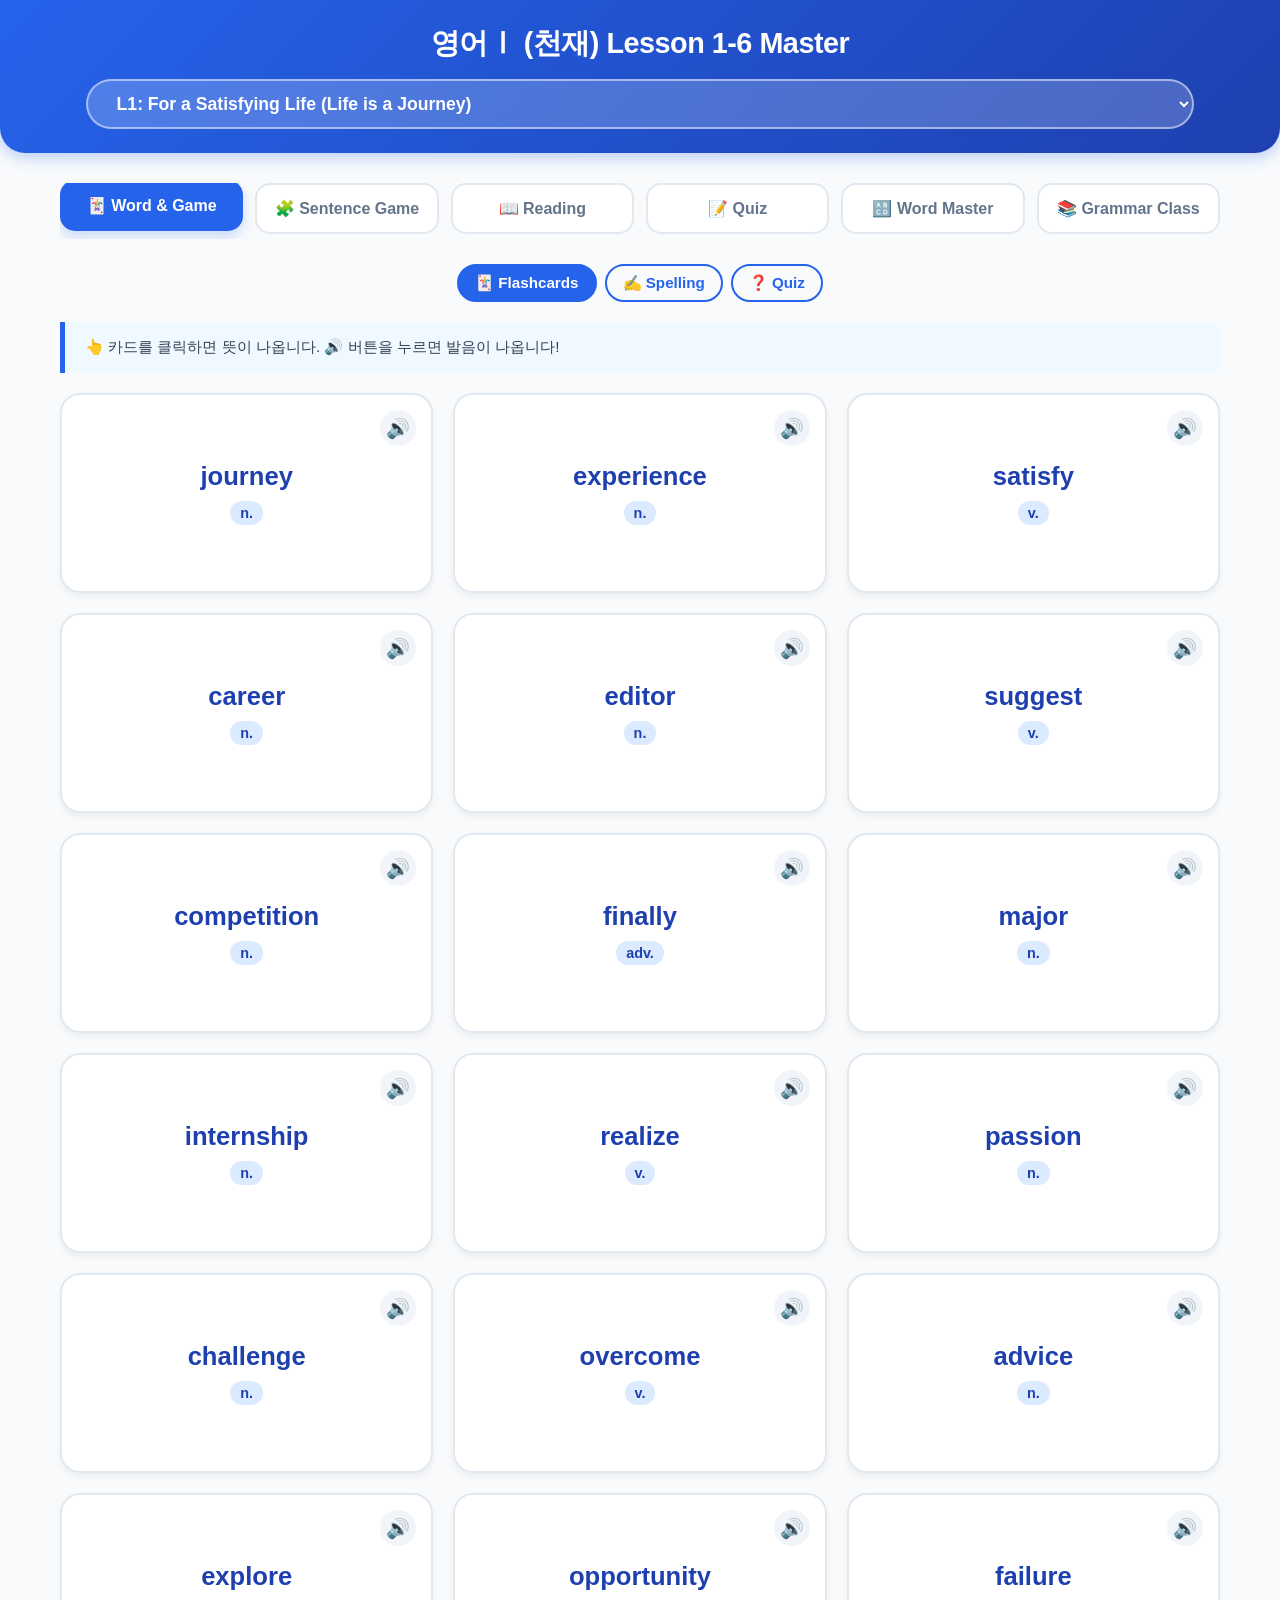
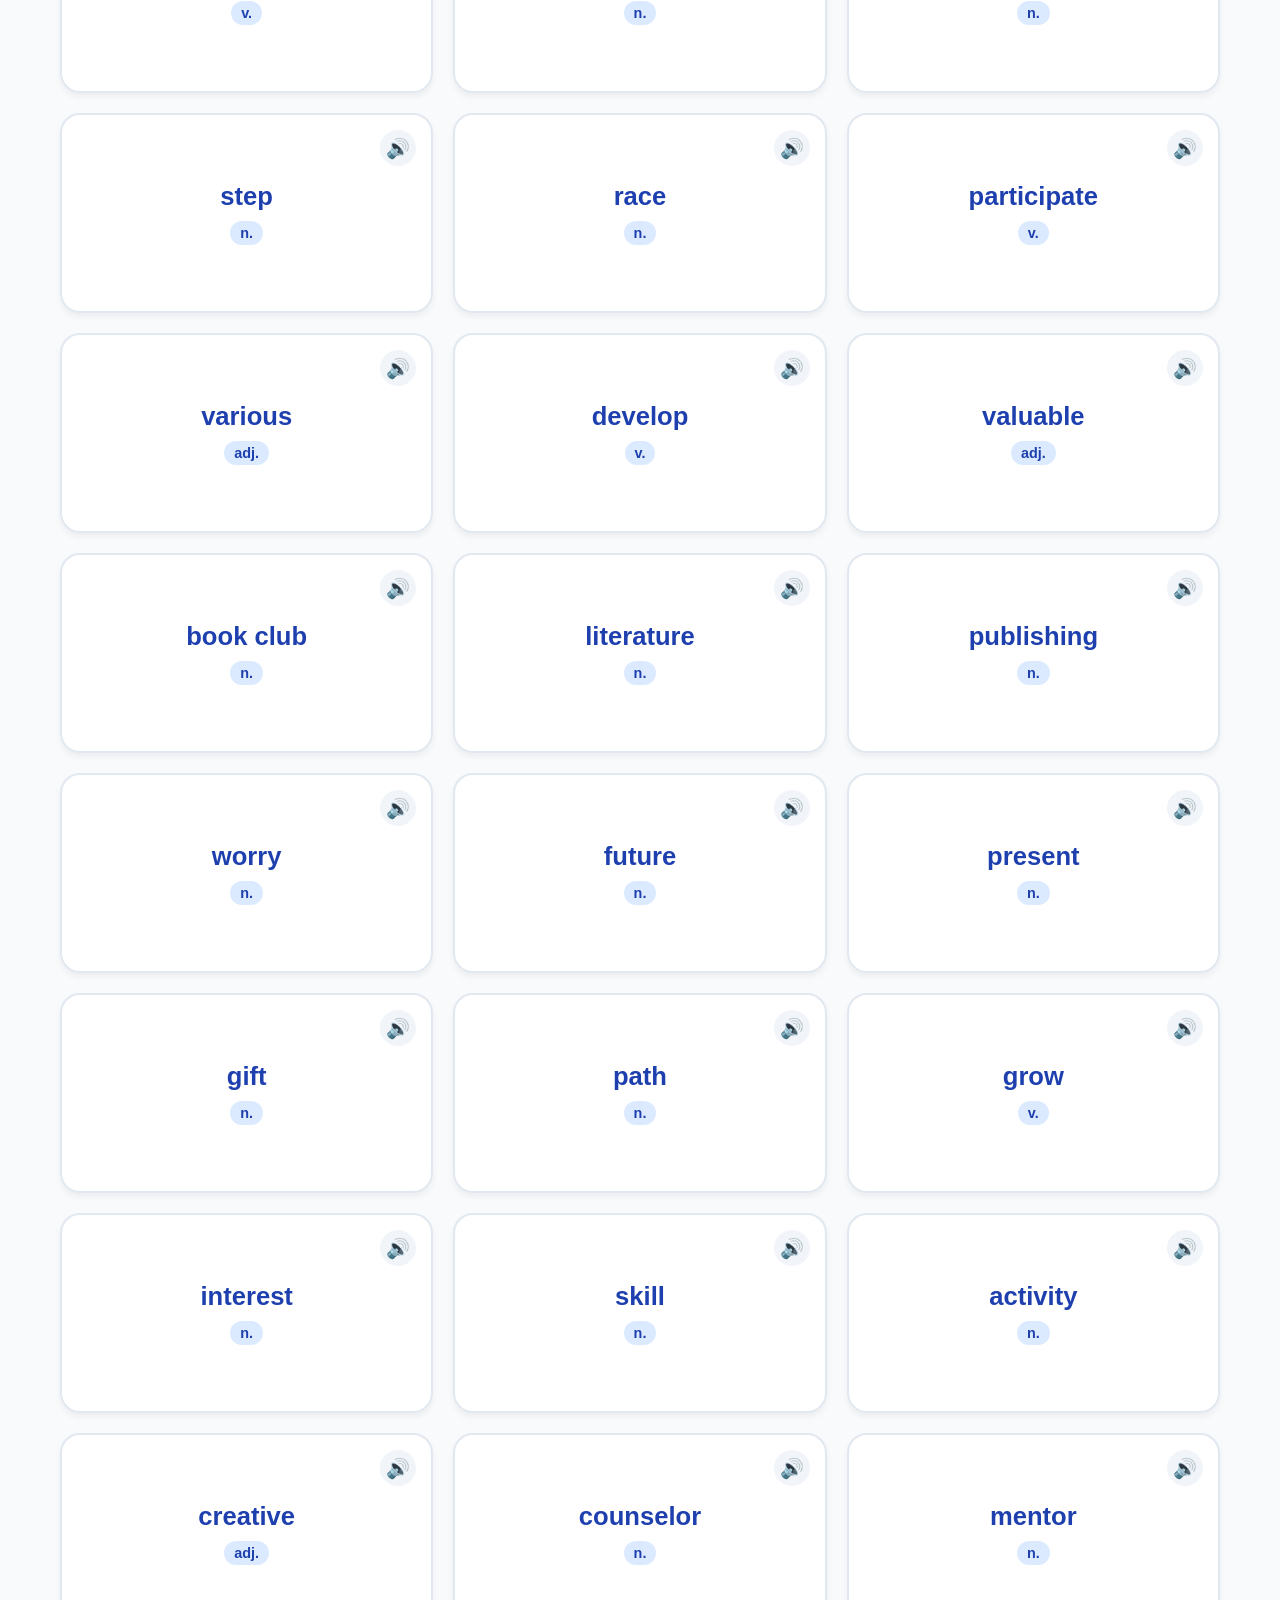
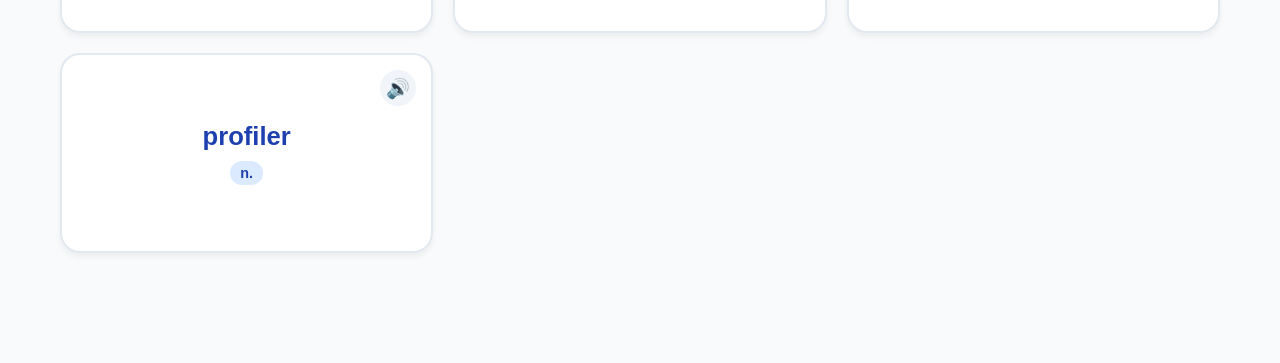
<file: 영어1.html>
<!DOCTYPE html>
<html lang="ko">
<head>
  <meta charset="UTF-8">
  <meta name="viewport" content="width=device-width, initial-scale=1.0">
  <title>영어Ⅰ (천재) Lesson 1-6 Final Corrected</title>
  <style>
    /* [스타일 시트 - Standard Format] */
    :root {
      --primary: #2563eb;       
      --primary-dark: #1e40af;
      --bg-color: #f8fafc;      
      --text-main: #0f172a;
      --accent: #ef4444;        
      --success: #10b981;       
    }

    * { box-sizing: border-box; }

    body {
      font-family: 'Pretendard', -apple-system, sans-serif;
      background-color: var(--bg-color);
      color: var(--text-main);
      margin: 0; padding: 0;
    }

    header {
      background: linear-gradient(135deg, var(--primary), var(--primary-dark));
      color: white;
      padding: 1.5rem;
      text-align: center;
      box-shadow: 0 4px 15px rgba(37, 99, 235, 0.3);
      border-radius: 0 0 25px 25px;
    }

    h1 { margin: 0 0 15px 0; font-size: 1.8rem; letter-spacing: -0.5px; }

    .lesson-selector {
      padding: 12px 25px;
      font-size: 1.1rem;
      border-radius: 25px;
      border: 2px solid rgba(255,255,255,0.5);
      background: rgba(255,255,255,0.2);
      color: white;
      font-weight: bold;
      cursor: pointer;
      backdrop-filter: blur(5px);
      outline: none;
      width: 90%;
      max-width: 1200px;
    }
    .lesson-selector option { color: #333; background: white; }

    .container { max-width: 1200px; margin: 30px auto; padding: 0 20px; padding-bottom: 80px;}

    .tabs {
      display: flex;
      gap: 12px;
      margin-bottom: 25px;
      overflow-x: auto;
      padding-bottom: 5px;
    }

    .tab-btn {
      flex: 1;
      padding: 14px;
      background: white;
      border: 2px solid #e2e8f0;
      border-radius: 15px;
      font-weight: 700;
      color: #64748b;
      cursor: pointer;
      transition: all 0.2s;
      white-space: nowrap;
      min-width: 170px;
      font-size: 1rem;
    }

    .tab-btn.active {
      background: var(--primary);
      color: white;
      border-color: var(--primary);
      transform: translateY(-3px);
      box-shadow: 0 6px 12px rgba(37, 99, 235, 0.2);
    }

    .content-section { display: none; }
    .content-section.active { display: block; animation: fadeIn 0.3s ease-in-out; }
    
    @keyframes fadeIn {
      from { opacity: 0; transform: translateY(5px); }
      to { opacity: 1; transform: translateY(0); }
    }

    .mode-switch-box {
      display: flex; justify-content: center; gap: 8px; margin-bottom: 20px; flex-wrap: wrap;
    }
    .mode-btn {
      padding: 8px 16px; border-radius: 20px; border: 2px solid var(--primary);
      background: transparent; color: var(--primary); font-weight: bold; cursor: pointer;
      transition: all 0.2s; font-size: 0.95rem;
    }
    .mode-btn.active { background: var(--primary); color: white; }

    .flashcard-container {
      display: grid;
      grid-template-columns: repeat(auto-fill, minmax(280px, 1fr));
      gap: 20px;
    }
    .flashcard {
      background: transparent;
      height: 200px;
      perspective: 1000px;
      cursor: pointer;
    }
    .card-inner {
      position: relative; width: 100%; height: 100%;
      text-align: center; transition: transform 0.6s;
      transform-style: preserve-3d;
      box-shadow: 0 4px 6px rgba(0,0,0,0.05);
      border-radius: 20px;
    }
    .flashcard.flipped .card-inner { transform: rotateY(180deg); }
    
    .card-front, .card-back {
      position: absolute; width: 100%; height: 100%;
      backface-visibility: hidden;
      display: flex; flex-direction: column;
      align-items: center; justify-content: center;
      border-radius: 20px; padding: 20px;
    }
    .card-front { background: white; color: var(--text-main); border: 2px solid #e2e8f0; }
    .card-back { background: var(--primary); color: white; transform: rotateY(180deg); border: 2px solid var(--primary); }
    
    .card-word { font-size: 1.6rem; font-weight: 800; margin-bottom: 10px; color: var(--primary-dark); }
    .card-pos { font-size: 0.9rem; background: #dbeafe; color: var(--primary-dark); padding: 4px 10px; border-radius: 12px; font-weight: bold; }
    .card-meaning { font-size: 1.4rem; font-weight: bold; margin-bottom: 15px; }
    
    .audio-btn {
      position: absolute; top: 15px; right: 15px;
      background: #f1f5f9; border: none; width: 36px; height: 36px; border-radius: 50%;
      font-size: 1.2rem; cursor: pointer; z-index: 10;
      display: flex; align-items: center; justify-content: center;
    }
    .audio-btn:hover { background: #dbeafe; transform: scale(1.1); }

    .vocab-game-box {
      background: white; padding: 40px; border-radius: 20px; text-align: center;
      box-shadow: 0 4px 15px rgba(0,0,0,0.05); border: 1px solid #e2e8f0;
      max-width: 600px; margin: 0 auto;
    }
    .v-game-meaning { font-size: 1.8rem; font-weight: 800; margin-bottom: 15px; color: var(--text-main); }
    .v-game-hint { font-size: 1rem; color: #64748b; margin-bottom: 25px; background: #f1f5f9; display: inline-block; padding: 8px 20px; border-radius: 10px; }
    
    .hint-btn {
      background: #fffbeb; color: #b45309; border: 2px solid #fcd34d;
      padding: 8px 16px; border-radius: 20px; font-weight: bold; font-size: 0.95rem;
      cursor: pointer; margin-bottom: 20px; display: inline-flex; align-items: center; gap: 6px;
      transition: all 0.2s;
    }
    .hint-btn:hover { background: #fef3c7; transform: scale(1.05); }

    .v-game-input {
      font-size: 1.5rem; padding: 10px; width: 80%; border: none; border-bottom: 3px solid #cbd5e1;
      text-align: center; margin-bottom: 20px; outline: none; font-weight: bold; color: var(--primary);
    }
    .v-game-input:focus { border-bottom-color: var(--primary); }
    
    .quiz-choice-btn {
      display: block; width: 100%; padding: 15px; margin: 8px 0;
      border: 2px solid #e2e8f0; border-radius: 12px;
      background: white; font-size: 1.1rem; cursor: pointer;
      transition: all 0.2s; text-align: center; font-weight: 600; color: #475569;
    }
    .quiz-choice-btn:hover { background: #dbeafe; border-color: var(--primary); color: var(--primary-dark); }
    .quiz-choice-btn.correct { background: #dcfce7; border-color: var(--success); color: #166534; }
    .quiz-choice-btn.wrong { background: #fee2e2; border-color: var(--accent); color: #991b1b; }

    .v-game-msg { height: 30px; font-size: 1.2rem; font-weight: bold; margin-top: 10px; }

    .scramble-game {
      background: white; padding: 25px; border-radius: 20px;
      margin-bottom: 25px; box-shadow: 0 4px 10px rgba(0,0,0,0.05); border: 1px solid #e2e8f0;
    }
    .game-header { margin-bottom: 15px; text-align: center; }
    .game-meaning { 
      font-size: 1.1rem; font-weight: 800; color: var(--primary-dark); 
      margin-bottom: 8px; background: #dbeafe; display: inline-block; 
      padding: 8px 18px; border-radius: 15px; line-height: 1.4;
    }
    .scramble-area {
      min-height: 70px; border: 3px dashed #cbd5e1; border-radius: 15px;
      display: flex; flex-wrap: wrap; gap: 10px; padding: 15px;
      margin-bottom: 20px; background: #f8fafc; align-items: center; justify-content: center;
    }
    .word-bank { display: flex; flex-wrap: wrap; gap: 10px; justify-content: center; }
    .word-chip {
      background: white; border: 2px solid var(--primary); color: var(--primary);
      padding: 10px 18px; border-radius: 25px; font-weight: bold; font-size: 1rem;
      cursor: pointer; transition: all 0.2s; box-shadow: 0 2px 4px rgba(0,0,0,0.05);
    }
    .word-chip:hover { background: var(--primary); color: white; transform: translateY(-3px); }
    .word-chip.used { opacity: 0; pointer-events: none; transform: scale(0.8); }
    .scramble-msg { text-align: center; margin-top: 10px; font-weight: 800; font-size: 1.1rem; height: 30px; }
    .reset-game-btn { 
      display: block; margin: 15px auto 0; padding: 10px 25px; 
      background: #94a3b8; color: white; border:none; border-radius:10px; cursor: pointer; 
    }

    .reading-box {
      background: white; padding: 40px; border-radius: 20px;
      line-height: 2.1; font-size: 1.1rem;
      box-shadow: 0 4px 10px rgba(0,0,0,0.05); border: 1px solid #e2e8f0;
    }
    .reading-box h3 { color: var(--primary); border-bottom: 3px solid #f1f5f9; padding-bottom: 15px; margin-bottom: 25px; font-size: 1.5rem; }
    .reading-box h4 { 
      background: #f0f9ff; color: var(--primary-dark); 
      padding: 10px 15px; border-radius: 8px; border-left: 5px solid var(--primary);
      margin-top: 40px; margin-bottom: 15px;
    }
    
    .quiz-card {
      background: white; padding: 30px; border-radius: 20px;
      box-shadow: 0 4px 10px rgba(0,0,0,0.05); text-align: center;
      max-width: 650px; margin: 0 auto; border: 1px solid #e2e8f0;
    }
    .quiz-options button {
      width: 100%; margin: 8px 0; padding: 18px;
      border: 2px solid #e2e8f0; border-radius: 12px;
      background: white; font-size: 1.05rem; cursor: pointer; transition: all 0.2s; font-weight: 500;
    }
    .quiz-options button:hover { border-color: var(--primary); background: #dbeafe; color: var(--primary-dark); }
    
    .nav-box { display: flex; justify-content: space-between; margin-top: 20px; }
    .nav-btn {
      padding: 10px 20px; border-radius: 10px; border: none; font-weight: bold; cursor: pointer; font-size: 1rem;
      transition: all 0.2s;
    }
    .nav-btn.prev { background: #e2e8f0; color: #475569; }
    .nav-btn.next { background: var(--primary); color: white; }
    .nav-btn:disabled { opacity: 0.5; cursor: not-allowed; }

/* [새로 추가된 Reading TTS 스타일] */
    .read-btn {
      background: #eff6ff;
      border: 1px solid var(--primary);
      color: var(--primary);
      border-radius: 50%;
      width: 32px;
      height: 32px;
      cursor: pointer;
      font-size: 1rem;
      margin-right: 10px;
      vertical-align: middle;
      display: inline-flex;
      align-items: center;
      justify-content: center;
      transition: all 0.2s;
    }
    .read-btn:hover {
      background: var(--primary);
      color: white;
      transform: scale(1.1);
    }
    /* 읽고 있는 문단 강조 효과 */
    .reading-highlight {
      background-color: #e0f2fe; /* 연한 파란색 배경 */
      border-radius: 8px;
      transition: background-color 0.3s;
      padding: 5px; /* 약간의 여백 */
    }
.tip-box {
      background: #f0f9ff;
      border-left: 5px solid var(--primary);
      padding: 15px 20px;
      border-radius: 0 10px 10px 0;
      margin-bottom: 20px;
      font-size: 0.95rem;
      color: #334155;
    }
  </style>
</head>
<body>

  <header>
    <h1>영어Ⅰ (천재) Lesson 1-6 Master</h1>
    <select id="lessonSelect" class="lesson-selector" onchange="changeLesson()">
      <option value="L1">L1: For a Satisfying Life (Life is a Journey)</option>
      <option value="L2">L2: Creativity Is Key (Unconventional Thinking)</option>
      <option value="L3">L3: In Harmony with Nature (Wetlands)</option>
      <option value="L4">L4: The Spirit of Sports (Cycling)</option>
      <option value="L5">L5: Explore the Amazing World (Law & Culture)</option>
      <option value="L6">L6: Art in Our Lives (Pointillism)</option>
    </select>
  </header>

  <div class="container">
    <nav class="tabs">
      <button class="tab-btn active" onclick="openTab('vocab', this)">🃏 Word & Game</button>
      <button class="tab-btn" onclick="openTab('grammar', this)">🧩 Sentence Game</button>
      <button class="tab-btn" onclick="openTab('reading', this)">📖 Reading</button>
      <button class="tab-btn" onclick="openTab('quiz', this)">📝 Quiz</button>
    </nav>

    <div id="vocab" class="content-section active">
      <div class="mode-switch-box">
        <button id="modeCard" class="mode-btn active" onclick="setVocabMode('card')">🃏 Flashcards</button>
        <button id="modeGame" class="mode-btn" onclick="setVocabMode('game')">✍️ Spelling</button>
        <button id="modeQuiz" class="mode-btn" onclick="setVocabMode('quiz')">❓ Quiz</button>
      </div>
      <div id="vocabCardMode">
        <div class="tip-box">👆 카드를 클릭하면 뜻이 나옵니다. 🔊 버튼을 누르면 발음이 나옵니다!</div>
        <div id="vocabList" class="flashcard-container"></div>
      </div>
      <div id="vocabGameMode" style="display:none;">
        <div id="vocabGameArea"></div>
      </div>
      <div id="vocabQuizMode" style="display:none;">
        <div id="vocabQuizArea"></div>
      </div>
    </div>

    <div id="grammar" class="content-section">
      <div class="tip-box">🧩 단어를 클릭하여 <span style="color:#ef4444; margin:0 4px;">한국어 뜻과 같은</span> 문장을 완성하세요!</div>
      <div id="grammarList"></div>
    </div>

    <div id="reading" class="content-section">
      <div id="readingContent" class="reading-box"></div>
    </div>

    <div id="quiz" class="content-section">
      <div id="quizArea"></div>
    </div>
  </div>

  <script>
    // === [핵심 데이터: 교과서 기반 수정 완료] ===
    const lessons = {
      L1: {
        title: "Lesson 1: For a Satisfying Life",
        vocab: [
          { word: "journey", pos: "n.", meaningKo: "여행, 여정", example: "Life is a journey." },
          { word: "experience", pos: "n.", meaningKo: "경험", example: "Gain valuable experience." },
          { word: "satisfy", pos: "v.", meaningKo: "만족시키다", example: "Satisfy your needs." },
          { word: "career", pos: "n.", meaningKo: "직업, 경력", example: "Choose a career path." },
          { word: "editor", pos: "n.", meaningKo: "편집자", example: "Work as an editor." },
          { word: "suggest", pos: "v.", meaningKo: "제안하다", example: "Suggest a plan." },
          { word: "competition", pos: "n.", meaningKo: "대회, 경쟁", example: "Enter a writing competition." },
          { word: "finally", pos: "adv.", meaningKo: "마침내", example: "Finally succeed." },
          { word: "major", pos: "n.", meaningKo: "전공", example: "Major in English." },
          { word: "internship", pos: "n.", meaningKo: "인턴십", example: "Summer internship." },
          { word: "realize", pos: "v.", meaningKo: "깨닫다", example: "Realize the truth." },
          { word: "passion", pos: "n.", meaningKo: "열정", example: "Follow your passion." },
          { word: "challenge", pos: "n.", meaningKo: "도전", example: "Accept the challenge." },
          { word: "overcome", pos: "v.", meaningKo: "극복하다", example: "Overcome fear." },
          { word: "advice", pos: "n.", meaningKo: "조언", example: "Ask for advice." },
          { word: "explore", pos: "v.", meaningKo: "탐색하다", example: "Explore new ideas." },
          { word: "opportunity", pos: "n.", meaningKo: "기회", example: "Golden opportunity." },
          { word: "failure", pos: "n.", meaningKo: "실패", example: "Learn from failure." },
          { word: "step", pos: "n.", meaningKo: "단계, 걸음", example: "Step by step." },
          { word: "race", pos: "n.", meaningKo: "경주", example: "Life is not a race." },
          { word: "participate", pos: "v.", meaningKo: "참여하다", example: "Participate in the event." },
          { word: "various", pos: "adj.", meaningKo: "다양한", example: "Various skills." },
          { word: "develop", pos: "v.", meaningKo: "발전시키다", example: "Develop your talent." },
          { word: "valuable", pos: "adj.", meaningKo: "귀중한", example: "Valuable lesson." },
          { word: "book club", pos: "n.", meaningKo: "독서 동아리", example: "Join a book club." },
          { word: "literature", pos: "n.", meaningKo: "문학", example: "Study literature." },
          { word: "publishing", pos: "n.", meaningKo: "출판", example: "Publishing company." },
          { word: "worry", pos: "n.", meaningKo: "걱정", example: "No worries." },
          { word: "future", pos: "n.", meaningKo: "미래", example: "Plan for the future." },
          { word: "present", pos: "n.", meaningKo: "현재", example: "Live in the present." },
          { word: "gift", pos: "n.", meaningKo: "재능, 선물", example: "You have a gift." },
          { word: "path", pos: "n.", meaningKo: "길", example: "Follow your own path." },
          { word: "grow", pos: "v.", meaningKo: "성장하다", example: "Grow up together." },
          { word: "interest", pos: "n.", meaningKo: "흥미", example: "Area of interest." },
          { word: "skill", pos: "n.", meaningKo: "기술", example: "Computer skills." },
          { word: "activity", pos: "n.", meaningKo: "활동", example: "Club activity." },
          { word: "creative", pos: "adj.", meaningKo: "창의적인", example: "Creative writing." },
          { word: "counselor", pos: "n.", meaningKo: "상담가", example: "School counselor." },
          { word: "mentor", pos: "n.", meaningKo: "멘토", example: "Find a mentor." },
          { word: "profiler", pos: "n.", meaningKo: "프로파일러", example: "Criminal profiler." }
        ],
        grammarPatterns: [
          { name: "제안 동사 + that + S + (should) + V", desc: "주장/제안 동사 뒤 that절에는 원형 사용", meaning: "코치는 내가 대회에 참가할 것을 제안했다", sentence: "My coach suggested that I enter a competition" },
          { name: "I myself (강조)", desc: "재귀대명사의 강조 용법", meaning: "나 자신이 많은 것들을 시도해 보았다", sentence: "I myself tried many different things" },
          { name: "Before + S + V", desc: "시간 접속사", meaning: "내가 마침내 편집자가 되기 전에", sentence: "Before I finally became an editor" },
          { name: "Because + S + V", desc: "이유 접속사", meaning: "나는 글쓰기를 즐겼기 때문에", sentence: "Because I enjoyed writing" },
          { name: "Look forward to -ing", desc: "기대하다", meaning: "나는 내 일을 고대한다", sentence: "I look forward to my work" },
          { name: "Start -ing", desc: "시작하다", meaning: "나는 소설 쓰는 것을 시작했다", sentence: "I started writing novels" },
          { name: "Keep -ing", desc: "계속하다", meaning: "계속 노력해라", sentence: "Keep trying" },
          { name: "What to do", desc: "의문사 + to부정사", meaning: "무엇을 해야 할지", sentence: "I didn't know what to do" },
          { name: "Not A but B", desc: "A가 아니라 B다", meaning: "경주가 아니라 여행이다", sentence: "Not a race but a journey" },
          { name: "Help + O + (to) V", desc: "준사역동사", meaning: "내가 성장하도록 돕다", sentence: "Help me grow" }
        ],
        readingText: `
          <h3>Life is a Journey to Be Experienced</h3>
          <p>Hi, everyone. My name is Minji Song, and I am the editor of an online teen magazine, Teens Today. I am honored to have been asked to give a talk. Many of our high school student subscribers send me messages with concerns about their future. So today, I will talk about the value of experiences in making a better future. For this talk, I asked my old friends to write down stories about what they experienced when they were younger. I would like to start by reading them one by one.</p>
          <h3>I was fond of swimming.</h3>

One summer day, I was watching an Olympic swimming event on TV. The gold medalist looked fantastic, and I wanted to be just like him. I asked my parents if I could learn to swim. They approved and said, “Yes.” Swimming was difficult at first, but after a year, I became a good swimmer. I felt tired but happy when I was out of breath after every practice. As I practiced more, my times got better and better. One day, my coach suggested that I enter a competition. He also advised me that for good results I should build muscle strength through weight training. The training was demanding, leaving me exhausted at times. Whenever I felt this way, I told myself, “No pain, no gain.”</p>
          <h3>I performed in a play.</h3>

I used to be quiet and shy when I was a child. My homeroom teacher told me one day that she was putting on a play for our school festival. She suggested that I take on a small role, saying that being in a play would be a good experience. So, I decided to do it. I was so nervous at the first rehearsal that I could not say my lines at all. However, as I practiced my lines more, I became more and more confident. On the day of the performance, I got anxious and my mind went blank just before I stepped on the stage. My classmates tapped me on the shoulder and encouraged me. Thanks to this, I was able to perform my lines perfectly.</p>

          <h3>I wanted to be a landscape architect.</h3>

One day, I saw a poster advertising the city’s landscape design contest. The instant I saw it, I got interested. After doing some research on the Internet, I discovered that landscape designing involves arranging and decorating outdoor spaces. I thought a landscape architect’s work was impressive because the arrangement of plants and structures can transform a space. This inspired me to think about becoming a landscape architect. I found out that I had to be good at math and science in order to become a landscape architect. This is because landscape architects must calculate the dimensions and slopes of land as well as thoroughly examine environmental factors such as soil, air, and climate. I was not good at either subject at the time, so I decided to put more effort into studying them.</p>
         <h3>I was passionate about writing</h3>

When I was fourteen, I was hospitalized for several weeks. One day, I saw a piece of paper on the table. I was bored, so I picked it up and began writing things down to pass the time. I felt a sense of relief when I wrote what I wanted to do after leaving the hospital. That evening, I asked my mother to buy me a notebook. As I filled page after page, I realized that writing was more than just a way to kill time. As the years passed, my passion for writing grew stronger. So I started writing short stories and sharing them with my friends and family. I felt a sense of accomplishment whenever they told me my stories were good.</p>
        `,
        quiz: [
          { q: "What is the main theme of the story?", options: ["Winning is everything", "Life is a journey to be experienced", "How to make money", "Avoiding failure"], a: 1, exp: "인생은 이겨야 할 경주가 아니라 경험해야 할 여행이라는 것이 주제입니다." },
          { q: "What job did the narrator finally have?", options: ["Teacher", "Doctor", "Editor", "Writer"], a: 2, exp: "마침내 편집자(editor)가 되었습니다." },
          { q: "What did the teacher suggest to the narrator?", options: ["Study math", "Join a book club", "Play sports", "Go home"], a: 1, exp: "선생님은 독서 클럽(book club) 가입을 제안했습니다." },
          { q: "Did the narrator win the writing competition?", options: ["Yes", "No", "Maybe", "Unknown"], a: 1, exp: "우승하지 못했다(Although I didn't win)고 했습니다." },
          { q: "What does 'I myself' emphasize?", options: ["Others", "The teacher", "The narrator", "The book"], a: 2, exp: "재귀대명사 강조 용법으로 주어(나 자신)를 강조합니다." }
        ]
      },
      L2: {
        title: "Lesson 2: Creativity Is Key",
        vocab: [
          { word: "creativity", pos: "n.", meaningKo: "창의성", example: "Creativity solves problems." },
          { word: "potential", pos: "n.", meaningKo: "잠재력", example: "Full potential." },
          { word: "unconventional", pos: "adj.", meaningKo: "관습에 얽매이지 않는", example: "Unconventional thinking." },
          { word: "complaint", pos: "n.", meaningKo: "불만", example: "Customer complaints." },
          { word: "elevator", pos: "n.", meaningKo: "엘리베이터", example: "Take the elevator." },
          { word: "mirror", pos: "n.", meaningKo: "거울", example: "Look in the mirror." },
          { word: "install", pos: "v.", meaningKo: "설치하다", example: "Install a mirror." },
          { word: "speed", pos: "n.", meaningKo: "속도", example: "Speed limit." },
          { word: "dissatisfaction", pos: "n.", meaningKo: "불만족", example: "Express dissatisfaction." },
          { word: "solution", pos: "n.", meaningKo: "해결책", example: "Best solution." },
          { word: "boredom", pos: "n.", meaningKo: "지루함", example: "Relieve boredom." },
          { word: "delivery", pos: "n.", meaningKo: "배달", example: "Fast delivery." },
          { word: "damage", pos: "v.", meaningKo: "손상시키다", example: "Damage the box." },
          { word: "reduce", pos: "v.", meaningKo: "줄이다", example: "Reduce cost." },
          { word: "fragile", pos: "adj.", meaningKo: "깨지기 쉬운", example: "Fragile items." },
          { word: "handle", pos: "v.", meaningKo: "다루다", example: "Handle with care." },
          { word: "trick", pos: "v.", meaningKo: "속이다", example: "Trick the eye." },
          { word: "effective", pos: "adj.", meaningKo: "효과적인", example: "Effective method." },
          { word: "innovation", pos: "n.", meaningKo: "혁신", example: "Tech innovation." },
          { word: "flat", pos: "adj.", meaningKo: "평평한", example: "Flat screen TV." },
          { word: "television", pos: "n.", meaningKo: "텔레비전", example: "Watch television." },
          { word: "bicycle", pos: "n.", meaningKo: "자전거", example: "Ride a bicycle." },
          { word: "print", pos: "v.", meaningKo: "인쇄하다", example: "Print a picture." },
          { word: "psychologist", pos: "n.", meaningKo: "심리학자", example: "Ask a psychologist." },
          { word: "expensive", pos: "adj.", meaningKo: "비싼", example: "Expensive car." },
          { word: "carefully", pos: "adv.", meaningKo: "조심스럽게", example: "Walk carefully." },
          { word: "result", pos: "n.", meaningKo: "결과", example: "Great result." },
          { word: "rate", pos: "n.", meaningKo: "비율", example: "Damage rate." },
          { word: "drop", pos: "v.", meaningKo: "떨어지다, 하락하다", example: "Prices drop." },
          { word: "significantly", pos: "adv.", meaningKo: "상당히", example: "Increased significantly." },
          { word: "method", pos: "n.", meaningKo: "방법", example: "New method." },
          { word: "fix", pos: "v.", meaningKo: "고치다", example: "Fix the problem." },
          { word: "ignore", pos: "v.", meaningKo: "무시하다", example: "Ignore the noise." },
          { word: "focus", pos: "v.", meaningKo: "집중하다", example: "Focus on study." },
          { word: "imagine", pos: "v.", meaningKo: "상상하다", example: "Imagine the future." },
          { word: "perspective", pos: "n.", meaningKo: "관점", example: "Change perspective." },
          { word: "common", pos: "adj.", meaningKo: "흔한", example: "Common sense." },
          { word: "sense", pos: "n.", meaningKo: "감각", example: "Sense of humor." },
          { word: "think", pos: "v.", meaningKo: "생각하다", example: "Think outside the box." },
          { word: "box", pos: "n.", meaningKo: "상자", example: "Think outside the box." }
        ],
        grammarPatterns: [
          { name: "It was ... that (강조)", desc: "이때 강조 구문", meaning: "불만족을 야기한 것은 바로 엘리베이터의 느린 속도였다", sentence: "It was the elevator's slow speed that was causing dissatisfaction" },
          { name: "Let + O + OC(VR)", desc: "사역동사 (허락하다)", meaning: "그들이 포도를 따게 했다", sentence: "They let people pick grapes" },
          { name: "As long as", desc: "조건 접속사 (~하는 한)", meaning: "그들이 돈을 내는 한", sentence: "As long as they pay" },
          { name: "Instead of -ing", desc: "전치사+동명사 (~하는 대신에)", meaning: "속도를 높이는 대신에", sentence: "Instead of making it faster" },
          { name: "In order to", desc: "목적 (~하기 위해서)", meaning: "피해를 줄이기 위해서", sentence: "In order to reduce the damage" },
          { name: "Look like", desc: "~처럼 보이다", meaning: "그것은 텔레비전처럼 보인다", sentence: "It looks like a television" },
          { name: "Printing", desc: "동명사 주어", meaning: "자전거를 인쇄하는 것", sentence: "Printing a bicycle on the box" },
          { name: "Thinking", desc: "분사구문 (~라고 생각하며)", meaning: "그것들이 비싼 TV라고 생각하며", sentence: "Thinking they were expensive TVs" },
          { name: "Suggest -ing", desc: "제안하다", meaning: "거울 설치를 제안했다", sentence: "Suggested installing mirrors" },
          { name: "Without -ing", desc: "~하지 않고", meaning: "알아차리지 못하고", sentence: "Without noticing" }
        ],
        readingText: `
          <h3>The Potential of Unconventional Thinking</h3>
          <p>Who Makes the Pathways?

Walter Gropius was a well-known architect, widely regarded as one of the pioneers of modernist architecture. However, even this expert architect was once troubled when designing an amusement park. He finished most of the main structures except for the pathways between the attractions. Gropius wanted to find the best design for the pathways but could not come up with anything that satisfied him. 

One day, Gropius took a trip to France. The place he went to was famous for its vineyards. Farmers were selling grapes along the road near each vineyard. Then, one far ahead caught his eye because there was no one selling grapes but only a box by the side of the road. It turned out that the elderly couple who owned the vineyard were in poor health and could not pick the grapes themselves. Instead, they let people pick as many grapes as they wanted as long as they put five francs in the box. The couple not only prevented their grapes from becoming too ripe by permitting grape picking, but they also provided an enjoyable experience for their customers.

Astonished by the elderly couple’s idea of allowing customers to freely pick grapes, Gropius thought it would be good to extend this idea to the amusement park design and allow visitors to create their own paths. Upon returning to his project, he instructed the construction team to plant grass in areas where he wanted to create the pathways. When the grass started to grow, he opened the amusement park earlier than planned.
In places where people repeatedly walked, small footpaths started to form on the grass. The shapes of the paths were not unified, with some wide and some narrow, because they were formed naturally by visitors. The following year, Gropius used the grass pathways as an outline on which he built permanent pathways, resulting in the most convenient and efficient routes. This pathway design was later chosen as the best road design at the 1971 International Landscape Architecture Symposium in London.
It was contrary to common sense to allow people to walk on newly sprouted grass because it could damage the grass. Moreover, it was unprecedented for an architect to let people do the designing. Nonetheless, Gropius gained insight into creating ideal pathways by thinking outside the box.</p>

<h3>Why Are There Mirrors in Elevators?</h3>

Have you ever wondered why there are mirrors in elevators? The world’s first successful passenger elevator was installed in a five-story building in New York in 1857. This prominent development brought excitement to the field of architecture by making it possible to build much taller buildings than ever before. Nevertheless, passengers were highly dissatisfied regardless of how practical it was. 
Employees of the elevator company conducted a customer survey in order to find out why the passengers were so unhappy. The results of the questionnaire showed that it was the elevator’s slow speed that was causing dissatisfaction. The trip from one floor to the next took nearly fifteen seconds. The employees also discovered that passengers thought the elevator was much slower than it actually was because passengers had nothing to do. During the slow ride, some passengers complained and said they felt trapped. Even though the employees identified speed as the main source of dissatisfaction, it was not something that could be improved immediately due to technological limitations.</p>

<p>Then, one day, one employee of the elevator company began to look at the problem from a different perspective. She thought about it from a passenger’s point of view. She thought that what mattered was not speed but discomfort and boredom. She asked herself what could be done in this case. After many days of searching for a solution, she proposed installing a mirror inside the elevator. She believed that it could make the elevator appear larger, reducing the feeling of being trapped. Also, she believed that people could relieve boredom by looking in the mirror.</p>

 <p>On a survey done after the mirror was installed, passengers commented on how much faster the new elevator was, even though the speed was exactly the same. Passengers stopped paying attention to the speed of the elevator because they were looking in the mirror.
If the employee had thought only of ways to increase the speed of the elevator to resolve the problem, it might not have been possible to find a solution. However, by viewing the problem from a different perspective, the employee found the solution by speeding up the customers’ perception of time.</p>

     <p>In solving problems that are new to us, it is quite easy to get stuck in a particular point of view. However, even a simple shift in perspective can result in a creative solution. So, the next time you face a problem, try thinking about it from a different angle.</p>
        `,
        quiz: [
          { q: "What was the real problem with the elevator?", options: ["The speed", "The boredom", "The smell", "The size"], a: 1, exp: "사람들이 기다리는 동안 느끼는 지루함(boredom)이 진짜 문제였습니다." },
          { q: "How was the elevator problem solved?", options: ["New engine", "Mirrors", "Music", "TV"], a: 1, exp: "거울(mirrors)을 설치하여 해결했습니다." },
          { q: "Why did the bicycle company put a TV picture on the box?", options: ["To sell TVs", "To reduce damage", "To look pretty", "To recycle"], a: 1, exp: "배달원들이 조심히 다루도록 하여 파손을 줄이기(reduce damage) 위해서입니다." },
          { q: "What is 'unconventional thinking'?", options: ["Thinking normally", "Thinking creatively", "Not thinking", "Copying others"], a: 1, exp: "관습에 얽매이지 않는 창의적인 사고(creative thinking)를 의미합니다." },
          { q: "What happened to the damage rate after the change?", options: ["Increased", "Stayed same", "Dropped", "Unknown"], a: 2, exp: "파손율이 상당히 떨어졌습니다(Dropped significantly)." }
        ]
      },
      L3: {
        title: "Lesson 3: In Harmony with Nature",
        vocab: [
          { word: "wetland", pos: "n.", meaningKo: "습지", example: "Protect wetlands." },
          { word: "sponge", pos: "n.", meaningKo: "스펀지", example: "Nature's sponge." },
          { word: "absorb", pos: "v.", meaningKo: "흡수하다", example: "Absorb water." },
          { word: "flood", pos: "n.", meaningKo: "홍수", example: "Prevent floods." },
          { word: "release", pos: "v.", meaningKo: "방출하다", example: "Release water." },
          { word: "filter", pos: "n.", meaningKo: "필터, 여과 장치", example: "Natural filter." },
          { word: "purify", pos: "v.", meaningKo: "정화하다", example: "Purify the air." },
          { word: "chemical", pos: "n.", meaningKo: "화학물질", example: "Harmful chemicals." },
          { word: "disappear", pos: "v.", meaningKo: "사라지다", example: "Wetlands disappear." },
          { word: "protect", pos: "v.", meaningKo: "보호하다", example: "Protect nature." },
          { word: "environment", pos: "n.", meaningKo: "환경", example: "Clean environment." },
          { word: "harmony", pos: "n.", meaningKo: "조화", example: "Live in harmony." },
          { word: "coexist", pos: "v.", meaningKo: "공존하다", example: "Coexist with animals." },
          { word: "shortage", pos: "n.", meaningKo: "부족", example: "Water shortage." },
          { word: "suffer", pos: "v.", meaningKo: "고통받다", example: "Suffer from drought." },
          { word: "region", pos: "n.", meaningKo: "지역", example: "A wetland region." },
          { word: "habitat", pos: "n.", meaningKo: "서식지", example: "Animal habitat." },
          { word: "species", pos: "n.", meaningKo: "종(생물)", example: "Endangered species." },
          { word: "development", pos: "n.", meaningKo: "개발", example: "Urban development." },
          { word: "valuable", pos: "adj.", meaningKo: "귀중한", example: "Valuable resource." },
          { word: "benefit", pos: "n.", meaningKo: "혜택, 이익", example: "Many benefits." },
          { word: "store", pos: "v.", meaningKo: "저장하다", example: "Store water." },
          { word: "dry", pos: "adj.", meaningKo: "마른", example: "Dry season." },
          { word: "heavy", pos: "adj.", meaningKo: "폭우의, 무거운", example: "Heavy rain." },
          { word: "clean", pos: "v.", meaningKo: "청소하다, 깨끗하게 하다", example: "Clean the water." },
          { word: "plant", pos: "n.", meaningKo: "식물", example: "Water plants." },
          { word: "harmful", pos: "adj.", meaningKo: "해로운", example: "Harmful substances." },
          { word: "natural", pos: "adj.", meaningKo: "자연의", example: "Natural beauty." },
          { word: "unless", pos: "conj.", meaningKo: "만약 ~하지 않으면", example: "Unless we act." },
          { word: "lose", pos: "v.", meaningKo: "잃다", example: "Lose benefits." },
          { word: "earth", pos: "n.", meaningKo: "지구", example: "Save the Earth." },
          { word: "important", pos: "adj.", meaningKo: "중요한", example: "It is important." },
          { word: "reusable", pos: "adj.", meaningKo: "재사용 가능한", example: "Reusable bottle." },
          { word: "plastic", pos: "n.", meaningKo: "플라스틱", example: "No plastic." },
          { word: "pollution", pos: "n.", meaningKo: "오염", example: "Reduce pollution." },
          { word: "threat", pos: "n.", meaningKo: "위협", example: "A big threat." },
          { word: "climate", pos: "n.", meaningKo: "기후", example: "Climate change." },
          { word: "eco-friendly", pos: "adj.", meaningKo: "친환경적인", example: "Eco-friendly products." },
          { word: "sustainable", pos: "adj.", meaningKo: "지속 가능한", example: "Sustainable life." },
          { word: "nature", pos: "n.", meaningKo: "자연", example: "Love nature." }
        ],
        grammarPatterns: [
          { name: "Unless (If not)", desc: "조건 접속사 (만약 ~하지 않으면)", meaning: "보존되지 않는다면", sentence: "Unless it is preserved" },
          { name: "Where (관계부사)", desc: "장소 수식", meaning: "강이 바다를 만나는 지역", sentence: "The region where the river meets the sea" },
          { name: "It is important to...", desc: "가주어 진주어", meaning: "그것을 보호하는 것은 중요하다", sentence: "It is important to protect it" },
          { name: "Make sure...", desc: "확실히 하다/당부", meaning: "화학물질을 쓰지 않도록 해라", sentence: "Make sure you don't use chemicals" },
          { name: "Because + S + V", desc: "이유 접속사", meaning: "그것은 재사용 가능하기 때문에", sentence: "Because it is reusable" },
          { name: "Prevent... from -ing", desc: "막다/방지하다", meaning: "홍수를 막다", sentence: "Prevent floods" },
          { name: "Suffer from", desc: "~로 고통받다", meaning: "물 부족으로 고통받다", sentence: "Suffer from a shortage of water" },
          { name: "By -ing", desc: "수단", meaning: "화학물질을 흡수함으로써", sentence: "By absorbing chemicals" },
          { name: "Not only... but also", desc: "상관접속사", meaning: "홍수뿐만 아니라 가뭄도", sentence: "Not only floods but also droughts" },
          { name: "Due to", desc: "~때문에", meaning: "개발 때문에", sentence: "Due to development" }
        ],
        readingText: `
          <h3>Wetlands Around the World</h3>
          <p>Did you know that February 2nd is World Wet lands Day? Some may wonder whether wetlands are important enough to celebrate every year. They may think wetlands are useless and unpleasant places, but actually they are unique ecosystems that must be protected because they provide numerous benefits to both the environment and humans. For example, Upo is Korea’s largest untouched wetland, covering an area as big as 210 soccer fields. First of all, Upo is a habitat for a number of threatened and endangered species. To name a few, there is the rare gasiyeon and the ttaogi, a bird which is nearly extinct. Furthermore, Upo prevents floods by absorbing water during the rainy season of July and August, and it supplies adequate water to local farmers during droughts. Like Upo, there are other wetlands in the world that help the environment and humans around them. Let’s take a look at some of them.</p>
          <h3>The Camargue   France</h3>
          <p>The Camargue is a region in southern France where the Rhône River meets the Mediterranean Sea, just a few miles from the city of Arles. It functions as a natural sponge, absorbing and gradually releasing surface water such as rain, groundwater, and floodwater. Its ability to hold water aids in flood control. The Camargue is also an excellent place to observe more than 400 species of birds. Due to the fact that wetlands and lakes cover 35% of the area, the Camargue is an ideal place for flocks of birds to feed and cool off. The exotic pink flamingo is one of the most famous species found there. The area is also known historically for its white horses. The Camargue horses are a special breed, said to be one of the world’s oldest, and they have spent thousands of years living in the unique environment of the Camargue and adapted to its salty wetlands. They have become powerful and strong as a result of surviving in the Camargue, where only reeds, thick grasses, and weeds are available. If you have ever seen a magnificent image of horses running through water, it is very likely that they are Camargue horses from this area.</p>
          <h3>The Sudd   South Sudan</h3>
   <p>
The Sudd wetland is the largest wetland in Africa, sustained by the flow of the White Nile from Lake Victoria in Uganda. In the Sudd, there are many endangered mammal species, including African elephants and antelopes. Additionally, one million people rely on the wetland for a living, primarily through cattle herding. For example, during the dry season, nomadic people move deeper into the wetland and build seasonal homes on naturally occurring islands to feed their herds like sheep, cows, and goats and catch the abundant fish. The name “Sudd” comes from an Arabic word for “barriers,” and the wetland historically protected the people from invaders. The Egyptians, Greeks, and Romans spent centuries searching for the starting point of the Nile River. Nero, the emperor of the Roman empire, sent the military to explore the White Nile in 61 AD, but his soldiers were unable to proceed beyond the Sudd. </p>

  <p>Wetlands, no matter where they are found, clearly provide habitats for a variety of endangered plant and animal species, as well as humans. Unfortunately, wetlands are currently under threat. The Camargue, for example, is decreasing as sea levels rise due to climate change. The Everglades used to be much larger, but due to agriculture and urban development, less than half of the historic Everglades remains today. The Sudd has been contaminated by oil spills from oil extraction activities. It is estimated that 64% of the world’s wetlands have disappeared. Now that we understand the importance of wetlands in maintaining our ecosystems, we should consider ways to live without destroying the wetlands that provide valuable benefits to animals, plants, and humans.</p>
        `,
        quiz: [
          { q: "What are wetlands compared to in the text?", options: ["Sponges and filters", "Rocks and sand", "Trees and birds", "Cars and roads"], a: 0, exp: "습지는 스펀지(sponges)와 필터(filters)에 비유됩니다." },
          { q: "What do wetlands do during heavy rains?", options: ["Release water", "Absorb water", "Dry up", "Burn"], a: 1, exp: "폭우 시 물을 흡수(absorb)하여 홍수를 예방합니다." },
          { q: "Why are wetlands disappearing?", options: ["Natural causes", "Development", "Too many animals", "Climate change only"], a: 1, exp: "개발(development)로 인해 사라지고 있습니다." },
          { q: "What cleans the water in wetlands?", options: ["Fish", "Plants", "Rocks", "Machines"], a: 1, exp: "습지의 식물(Plants)들이 해로운 화학물질을 흡수하여 물을 정화합니다." },
          { q: "What does 'Unless' mean?", options: ["Because", "If not", "When", "Although"], a: 1, exp: "Unless는 'If not' (만약 ~하지 않으면)의 뜻입니다." }
        ]
      },
      L4: {
        title: "Lesson 4: The Spirit of Sports",
        vocab: [
          { word: "cyclist", pos: "n.", meaningKo: "사이클 선수", example: "Professional cyclist." },
          { word: "resistance", pos: "n.", meaningKo: "저항", example: "Air resistance." },
          { word: "teamwork", pos: "n.", meaningKo: "팀워크", example: "Importance of teamwork." },
          { word: "formation", pos: "n.", meaningKo: "대형, 형성", example: "Ride in formation." },
          { word: "reduce", pos: "v.", meaningKo: "줄이다", example: "Reduce the wind." },
          { word: "leader", pos: "n.", meaningKo: "리더", example: "Team leader." },
          { word: "sprint", pos: "n.", meaningKo: "전력 질주", example: "Final sprint." },
          { word: "achieve", pos: "v.", meaningKo: "성취하다", example: "Achieve the goal." },
          { word: "victory", pos: "n.", meaningKo: "승리", example: "Team victory." },
          { word: "encourage", pos: "v.", meaningKo: "격려하다", example: "Encourage teammates." },
          { word: "spirit", pos: "n.", meaningKo: "정신", example: "Sports spirit." },
          { word: "invisible", pos: "adj.", meaningKo: "보이지 않는", example: "Invisible force." },
          { word: "force", pos: "n.", meaningKo: "힘", example: "Strong force." },
          { word: "overcome", pos: "v.", meaningKo: "극복하다", example: "Overcome difficulties." },
          { word: "wind", pos: "n.", meaningKo: "바람", example: "Strong wind." },
          { word: "rider", pos: "n.", meaningKo: "타는 사람", example: "Bike rider." },
          { word: "behind", pos: "prep.", meaningKo: "뒤에", example: "Ride behind." },
          { word: "save", pos: "v.", meaningKo: "아끼다, 저장하다", example: "Save energy." },
          { word: "energy", pos: "n.", meaningKo: "에너지", example: "Use energy." },
          { word: "strategy", pos: "n.", meaningKo: "전략", example: "Race strategy." },
          { word: "cooperation", pos: "n.", meaningKo: "협동", example: "Need cooperation." },
          { word: "sacrifice", pos: "v.", meaningKo: "희생하다", example: "Sacrifice for the team." },
          { word: "race", pos: "n.", meaningKo: "경주", example: "Win the race." },
          { word: "tough", pos: "adj.", meaningKo: "거친, 힘든", example: "Tough race." },
          { word: "share", pos: "v.", meaningKo: "공유하다, 나누다", example: "Share the burden." },
          { word: "burden", pos: "n.", meaningKo: "짐, 부담", example: "Heavy burden." },
          { word: "success", pos: "n.", meaningKo: "성공", example: "Team success." },
          { word: "member", pos: "n.", meaningKo: "구성원", example: "Team member." },
          { word: "support", pos: "v.", meaningKo: "지지하다", example: "Support each other." },
          { word: "goal", pos: "n.", meaningKo: "목표", example: "Common goal." },
          { word: "individual", pos: "adj.", meaningKo: "개인의", example: "Individual effort." },
          { word: "together", pos: "adv.", meaningKo: "함께", example: "Work together." },
          { word: "alone", pos: "adv.", meaningKo: "혼자", example: "Ride alone." },
          { word: "lesson", pos: "n.", meaningKo: "교훈", example: "Valuable lesson." },
          { word: "inspire", pos: "v.", meaningKo: "영감을 주다", example: "Inspire others." },
          { word: "determination", pos: "n.", meaningKo: "투지", example: "Show determination." },
          { word: "give up", pos: "phr.", meaningKo: "포기하다", example: "Never give up." },
          { word: "challenge", pos: "n.", meaningKo: "도전", example: "Face a challenge." },
          { word: "compete", pos: "v.", meaningKo: "경쟁하다", example: "Compete with others." },
          { word: "win", pos: "v.", meaningKo: "이기다", example: "Win the game." }
        ],
        grammarPatterns: [
          { name: "In order to", desc: "목적 (~하기 위해서)", meaning: "저항을 줄이기 위해서", sentence: "In order to reduce resistance" },
          { name: "Allow + O + to V", desc: "5형식 (하게 하다)", meaning: "리더가 에너지를 아끼게 해주다", sentence: "Allows the leader to save energy" },
          { name: "Help + O + (to) V", desc: "준사역동사", meaning: "우리가 성취하도록 돕다", sentence: "Help us achieve more" },
          { name: "By -ing", desc: "수단 (~함으로써)", meaning: "대형을 갖추어 탐으로써", sentence: "By riding in a formation" },
          { name: "Should have p.p.", desc: "과거 후회", meaning: "더 조심했어야 했다", sentence: "Should have been more careful" },
          { name: "Remember -ing", desc: "과거 회상", meaning: "경주를 마친 것을 기억한다", sentence: "Remember finishing the race" },
          { name: "Don't give up", desc: "명령문 (격려)", meaning: "포기하지 마라", sentence: "Don't give up" },
          { name: "Comparison", desc: "비교급", meaning: "혼자보다 함께가 더 낫다", sentence: "Better together than alone" },
          { name: "As...", desc: "~로서", meaning: "팀으로서 일하다", sentence: "Work as a team" },
          { name: "Just like...", desc: "~처럼", meaning: "인생에서처럼", sentence: "Just like in life" }
        ],
        readingText: `
          <h3>The Spirit of Sports</h3>
          <p>My name is Bliksem, which means “lightning.” My parents named me this because they wanted me to be faster than anyone else. Born in the Netherlands, a country with more bicycles than people, I learned to ride a bike almost as soon as I could walk. I loved feeling the breeze in my hair. When I was eleven, a junior bicycle race was held in our small town. I entered the race as the youngest rider. Before the race started, I looked around the crowd, and I couldn’t believe my eyes! My hero, Gabriel Martinez, the cycling world champion, was standing there! I ran over and asked, “You’re Gabriel Martinez, right? Can I have your autograph?” He smiled and said, “If you win, you can.” Excited by what he said, I pedaled harder than ever. I came in first and Gabriel was waiting at the finish line. As promised, he handed me his autograph saying, “You outran the others by two laps! You’re a real racer, kid!”</p>
          <p>Since then, Gabriel has been my mentor. When I turned nineteen, he brought me into his professional team, where only the most skilled and passionate cyclists came together. I felt small and insignificant. I could sprint the fastest on flat courses, but I always fell behind in mountain races. The Netherlands is mostly flat, so I had rarely cycled up steep slopes before. Gabriel was from Bogotá, Colombia, which is high up in the Andes. He had a lot of experience in riding on hills and mountains, so he was always the first to arrive at the top. He would say, “Riding uphill is painful, but the view at the top is fantastic. Never stop pedaling, kid.”</p>

<p>a domestique, who supports the leader and the team during a cycling race, I was riding in front of Gabriel to shield him from the headwind. Our team was far ahead of the others. Everything was going perfectly until I crashed due to a crack in the road. All four of us fell in the crash, and the other teams passed us by. I was just slightly wounded, but Gabriel’s injury was more serious. He urged me to continue on his behalf. But there were a couple of more steep slopes ahead, and I doubted we had a chance. Gabriel read my mind and yelled, “Remember the view at the top. Never stop pedaling whatever it takes, kid. Now go!”
Pedaling with all my strength, I finished second in that race, but I felt a sense of guilt for my fellow team members. I should have been more careful. If I had not crashed, Gabriel would have come in first place, and our team would have won. Surprisingly, Gabriel gave me a gentle hug and said, “I knew you could do it. I’m so proud of you!”</p>

<p>For several years, I assisted Gabriel in races as a domestique. As we cycled together, our team’s results flourished. When the time came for his retirement, Gabriel asked the members if I could lead the team in his final race. He said he could no longer ride faster than me in the last sprint to the finish line and insisted that I ought to be the team leader. I was deeply touched and felt a burden on my shoulders. I was determined to make him proud.</p>

<p>Gabriel’s final race was the Paris-Roubaix, a 250 km race famed for its cobblestone sections. These bumpy roads were a true test of endurance, talent, and mental power for every cyclist. As the race started, I focused on my strategy and my desire to win. However, the rocky and cobblestone track caused a flat tire and I could not continue. Gabriel offered me his bike without hesitation, saying, “I remember your finishing the race two laps ahead of everyone when I first met you. Never stop pedaling, kid. I’ll catch up.” The rest of the members urged me on and we continued, pushing ourselves to our limits. When there were only 10 km left in the race, Gabriel caught up with us on a new bicycle. He cut in front of me and said, “Save your energy now for the final sprint. We’ll help you to the finish line.”</p>

        `,
        quiz: [
          { q: "What invisible force do cyclists fight against?", options: ["Gravity", "Air resistance", "Heat", "Noise"], a: 1, exp: "사이클 선수들은 공기 저항(air resistance)과 싸워야 합니다." },
          { q: "Why do cyclists ride in a formation?", options: ["To look cool", "To talk better", "To reduce wind resistance", "To stop the traffic"], a: 2, exp: "바람 저항을 줄이기 위해(reduce wind resistance) 대형을 이루어 탑니다." },
          { q: "Who saves energy for the final sprint?", options: ["The team leader", "The coach", "The beginner", "The audience"], a: 0, exp: "팀 리더(team leader)가 마지막 스퍼트를 위해 에너지를 비축합니다." },
          { q: "What lesson does the text teach?", options: ["Cycling is easy", "We achieve more together", "Always ride alone", "Wind is dangerous"], a: 1, exp: "서로 도울 때 더 많은 것을 이룰 수 있다는 교훈을 줍니다." },
          { q: "What allows the leader to save energy?", options: ["New bike", "Teamwork", "Sleeping", "Eating"], a: 1, exp: "팀워크(teamwork) 덕분에 에너지를 아낄 수 있습니다." }
        ]
      },
      L5: {
        title: "Lesson 5: Explore the Amazing World",
        vocab: [
          { word: "law", pos: "n.", meaningKo: "법", example: "Respect the law." },
          { word: "culture", pos: "n.", meaningKo: "문화", example: "Diverse culture." },
          { word: "ban", pos: "v.", meaningKo: "금지하다", example: "Ban chewing gum." },
          { word: "import", pos: "v.", meaningKo: "수입하다", example: "Import goods." },
          { word: "implement", pos: "v.", meaningKo: "시행하다", example: "Implement a rule." },
          { word: "public", pos: "adj.", meaningKo: "공공의", example: "Public spaces." },
          { word: "clean", pos: "adj.", meaningKo: "깨끗한", example: "Keep it clean." },
          { word: "fine", pos: "n.", meaningKo: "벌금", example: "Pay a heavy fine." },
          { word: "strict", pos: "adj.", meaningKo: "엄격한", example: "Strict laws." },
          { word: "control", pos: "v.", meaningKo: "통제하다", example: "Control the crowd." },
          { word: "insult", pos: "n.", meaningKo: "모욕", example: "It is an insult." },
          { word: "gesture", pos: "n.", meaningKo: "제스처", example: "Hand gesture." },
          { word: "rude", pos: "adj.", meaningKo: "무례한", example: "Don't be rude." },
          { word: "polite", pos: "adj.", meaningKo: "공손한", example: "Be polite." },
          { word: "tourist", pos: "n.", meaningKo: "관광객", example: "Tourist attraction." },
          { word: "respect", pos: "v.", meaningKo: "존중하다", example: "Respect customs." },
          { word: "custom", pos: "n.", meaningKo: "관습", example: "Local custom." },
          { word: "illegal", pos: "adj.", meaningKo: "불법적인", example: "It is illegal." },
          { word: "citizen", pos: "n.", meaningKo: "시민", example: "Good citizens." },
          { word: "community", pos: "n.", meaningKo: "지역사회", example: "Safe community." },
          { word: "avoid", pos: "v.", meaningKo: "피하다", example: "Avoid trouble." },
          { word: "break", pos: "v.", meaningKo: "어기다, 깨다", example: "Break the law." },
          { word: "cost", pos: "n.", meaningKo: "비용", example: "Cleaning cost." },
          { word: "government", pos: "n.", meaningKo: "정부", example: "The government decided." },
          { word: "sticky", pos: "adj.", meaningKo: "끈적끈적한", example: "Sticky gum." },
          { word: "subway", pos: "n.", meaningKo: "지하철", example: "Subway door." },
          { word: "delay", pos: "n.", meaningKo: "지연", example: "Train delay." },
          { word: "amazing", pos: "adj.", meaningKo: "놀라운", example: "Amazing world." },
          { word: "offense", pos: "n.", meaningKo: "위반, 범죄", example: "Minor offense." },
          { word: "tradition", pos: "n.", meaningKo: "전통", example: "Keep tradition." },
          { word: "influence", pos: "n.", meaningKo: "영향", example: "Big influence." },
          { word: "nomad", pos: "n.", meaningKo: "유목민", example: "Sea nomads." },
          { word: "unattended", pos: "adj.", meaningKo: "방치된", example: "Unattended bag." },
          { word: "celebrate", pos: "v.", meaningKo: "기념하다", example: "Celebrate holiday." },
          { word: "national", pos: "adj.", meaningKo: "국가의", example: "National flag." },
          { word: "belongings", pos: "n.", meaningKo: "소지품", example: "Take your belongings." },
          { word: "noise", pos: "n.", meaningKo: "소음", example: "Don't make noise." },
          { word: "tip", pos: "n.", meaningKo: "팁", example: "Leave a tip." },
          { word: "greet", pos: "v.", meaningKo: "인사하다", example: "Greet happily." },
          { word: "bow", pos: "v.", meaningKo: "절하다", example: "Bow respectfully." }
        ],
        grammarPatterns: [
          { name: "Be made to V", desc: "사역동사 수동태 (~하게 되다)", meaning: "당신은 벌금을 내게 된다", sentence: "You are made to pay a fine" },
          { name: "If clause", desc: "조건문", meaning: "만약 당신이 법을 어긴다면", sentence: "If you break this law" },
          { name: "These laws being implemented", desc: "분사구문 (주어가 다를 때)", meaning: "이 법들이 시행되면서", sentence: "These laws being implemented" },
          { name: "Be known as", desc: "~로 알려지다", meaning: "가장 깨끗한 도시로 알려져 있다", sentence: "Is known as one of the cleanest cities" },
          { name: "Before...", desc: "전치사 (~전에)", meaning: "이 법 이전에", sentence: "Before this law" },
          { name: "Causing...", desc: "분사구문 (~을 야기하며)", meaning: "지연을 야기하며", sentence: "Causing delays" },
          { name: "Not supposed to", desc: "~하면 안 된다", meaning: "그렇게 하면 안 된다", sentence: "You are not supposed to do that" },
          { name: "Ranging from", desc: "범위가 ~에 이르는", meaning: "250유로에서 450유로에 이르는", sentence: "Ranging from 250 to 450" },
          { name: "Means...", desc: "의미하다", meaning: "그것은 오케이를 의미한다", sentence: "It means okay" },
          { name: "Avoid -ing", desc: "피하다", meaning: "방문하는 것을 피하다", sentence: "Avoid visiting" }
        ],
        readingText: `
          <h3>A Law as a Window to Culture</h3>
          <p>Hello and welcome to today’s show, Amazing World. I am your MC, Junyoung Park, and with me are Matilde from Switzerland, Chen from Singapore, and Sophia from Italy. Today, we are going to talk about interesting laws from around the world. Our guests are here to share unique laws from their own countries that may be interesting to others. They will further explain why such laws were created, based on their countries’ cultural and historical backgrounds. Matilde, can you share one from Switzerland?</p>
          <p>Sure. Switzerland is very concerned about the welfare of not only humans, but also animals. In fact, it is one of the world’s most animal-friendly countries, earning the support of many animal lovers. In 2008, the Swiss government made it a requirement for social animals that typically live in groups, like goldfish, rabbits, or guinea pigs, to be kept in pairs. In other words, it is illegal to own and raise just one goldfish, one rabbit, or one guinea pig. This law recognizes that social animals will experience loneliness if left alone and considers this to be a case of animal abuse. In my case, I raised two guinea pigs when I was young. When one of them died, I had to get another one. Otherwise, I would have been fined. There are additional laws in place to guarantee animals’ quality of life. For example, Switzerland is known to be the only European country requiring all dogs to be microchipped and registered in the country’s database. This is to stop the illegal trade of dogs. As these laws suggest, you can tell how much Switzerland cares about animal welfare.</p>

<p>I can tell how passionate Switzerland is about animals. Chen, what about Singapore? Are there any interesting laws?</p>

<p>In Singapore, there is a famous law about chewing gum. Chewing gum sales and imports are prohibited in the nation, and violators face fines of up to 2,000 Singapore dollars. Although the law itself is quite well-known internationally, I imagine that many of you are unaware of its historical context. Singapore was a small nation with limited resources when it gained independence.</p>

<p>The nation’s prime minister at the time came up with strategies to boost national prosperity, one of which was to transform the nation into an “oasis” for tourists in Asia. In order to accomplish this, he emphasized cleanliness and orderliness, which resulted in the establishment of the gum ban in 1992. At that time, chewing gum left on streets, roads, and stairs diminished the country’s beauty and raised the cleaning costs. The country’s ban on chewing gum has become one of the most well-known aspects of life in Singapore, along with its laws against improperly throwing away trash and spitting in public. These laws being implemented, people could enjoy clean public spaces. Today, Singapore leads the world in terms of cleanliness and welcomes millions of tourists every year.</p>

<p>some tourists’ actions caused severe damage to the city’s historical monuments. So, the city had to establish a number of laws to protect its numerous historical sites. One of them was to forbid adding a lock to any bridge in Rome. You may have heard that to symbolize their love forever, many couples carve their names on locks and attach them to a bridge. However, as the weight of the locks increases the pressure on bridges, they are no longer permitted. Even the existing ones have been removed since 2012. This law was also introduced in Venice so that locks could no longer damage the famous Rialto Bridge.</p>

        `,
        quiz: [
          { q: "Why did Singapore ban chewing gum?", options: ["To save money", "To keep the city clean", "Because it tastes bad", "To protect teeth"], a: 1, exp: "도시를 깨끗하게 유지하기 위해 껌을 금지했습니다." },
          { q: "What happens if you break the gum law?", options: ["You go to jail", "You pay a fine", "Nothing", "You get a prize"], a: 1, exp: "무거운 벌금(pay a heavy fine)을 내게 됩니다." },
          { q: "What problem did gum cause before the law?", options: ["Subway delays", "Car accidents", "Air pollution", "Noise"], a: 0, exp: "지하철 문에 껌을 붙여 지연(delays)을 초래했습니다." },
          { q: "Singapore is known as one of the _____ cities.", options: ["Dirtiest", "Cleanest", "Largest", "Oldest"], a: 1, exp: "세계에서 가장 깨끗한 도시 중 하나로 알려져 있습니다." },
          { q: "What does 'You are made to pay' mean?", options: ["You want to pay", "You must pay", "You can pay", "You shouldn't pay"], a: 1, exp: "사역동사 수동태로 '~해야 한다(강제)'는 의미입니다." }
        ]
      },
      L6: {
        title: "Lesson 6: Art in Our Lives",
        vocab: [
          { word: "pointillism", pos: "n.", meaningKo: "점묘법", example: "Famous pointillism." },
          { word: "dot", pos: "n.", meaningKo: "점", example: "Tiny dots." },
          { word: "technique", pos: "n.", meaningKo: "기법", example: "Painting technique." },
          { word: "mix", pos: "v.", meaningKo: "섞다", example: "Mix colors." },
          { word: "distance", pos: "n.", meaningKo: "거리", example: "From a distance." },
          { word: "blend", pos: "v.", meaningKo: "섞이다", example: "Colors blend." },
          { word: "brain", pos: "n.", meaningKo: "뇌", example: "Your brain mixes them." },
          { word: "bright", pos: "adj.", meaningKo: "밝은", example: "Bright colors." },
          { word: "vivid", pos: "adj.", meaningKo: "생생한, 선명한", example: "Vivid image." },
          { word: "painting", pos: "n.", meaningKo: "그림", example: "Oil painting." },
          { word: "unique", pos: "adj.", meaningKo: "독특한", example: "Unique style." },
          { word: "fascinate", pos: "v.", meaningKo: "매혹하다", example: "Fascinated by art." },
          { word: "canvas", pos: "n.", meaningKo: "캔버스", example: "On the canvas." },
          { word: "masterpiece", pos: "n.", meaningKo: "걸작", example: "A masterpiece." },
          { word: "create", pos: "v.", meaningKo: "창조하다", example: "Create illusion." },
          { word: "artist", pos: "n.", meaningKo: "예술가", example: "Great artist." },
          { word: "palette", pos: "n.", meaningKo: "팔레트", example: "Colors on palette." },
          { word: "tiny", pos: "adj.", meaningKo: "작은", example: "Tiny spots." },
          { word: "next to", pos: "prep.", meaningKo: "옆에", example: "Next to each other." },
          { word: "together", pos: "adv.", meaningKo: "함께", example: "Blend together." },
          { word: "view", pos: "v.", meaningKo: "보다", example: "View from afar." },
          { word: "illusion", pos: "n.", meaningKo: "착시", example: "Optical illusion." },
          { word: "trick", pos: "v.", meaningKo: "속이다", example: "Trick the eye." },
          { word: "perspective", pos: "n.", meaningKo: "원근법, 관점", example: "Different perspective." },
          { word: "angle", pos: "n.", meaningKo: "각도", example: "Perfect angle." },
          { word: "photograph", pos: "n.", meaningKo: "사진", example: "Take a photograph." },
          { word: "stand out", pos: "phr.", meaningKo: "두드러지다", example: "Make it stand out." },
          { word: "shade", pos: "n.", meaningKo: "그늘", example: "In the shade." },
          { word: "contrast", pos: "n.", meaningKo: "대조", example: "Color contrast." },
          { word: "opinion", pos: "n.", meaningKo: "의견", example: "My opinion." },
          { word: "exhibit", pos: "n.", meaningKo: "전시회", example: "Art exhibit." },
          { word: "craftsmanship", pos: "n.", meaningKo: "장인정신", example: "Fine craftsmanship." },
          { word: "landscape", pos: "n.", meaningKo: "풍경", example: "Landscape painting." },
          { word: "subject", pos: "n.", meaningKo: "주제, 피사체", example: "Subject of art." },
          { word: "connect", pos: "v.", meaningKo: "연결하다", example: "Connect the dots." },
          { word: "location", pos: "n.", meaningKo: "위치", example: "Right location." },
          { word: "disappointed", pos: "adj.", meaningKo: "실망한", example: "Don't be disappointed." },
          { word: "scenery", pos: "n.", meaningKo: "경치", example: "Beautiful scenery." },
          { word: "creative", pos: "adj.", meaningKo: "창의적인", example: "Creative art." },
          { word: "museum", pos: "n.", meaningKo: "박물관", example: "Visit a museum." }
        ],
        grammarPatterns: [
          { name: "The idea of -ing", desc: "동격의 of", meaning: "점을 사용하는 아이디어", sentence: "The idea of using dots" },
          { name: "Used to...", desc: "~하곤 했다 / 사용되다", meaning: "색을 만들기 위해 사용되다", sentence: "Used to produce another color" },
          { name: "Instead of -ing", desc: "~하는 대신에", meaning: "색을 섞는 대신에", sentence: "Instead of mixing colors" },
          { name: "Make + O + OC", desc: "사역동사", meaning: "그림을 밝게 보이게 만들다", sentence: "Make the painting look brighter" },
          { name: "I'm fascinated by...", desc: "감정 수동태", meaning: "나는 매료되었다", sentence: "I am fascinated by this painting" },
          { name: "How do you feel...", desc: "의견 묻기", meaning: "어떻게 느끼니?", sentence: "How do you feel about this" },
          { name: "On which...", desc: "전치사 + 관계대명사", meaning: "그늘이 떨어지는 잔디", sentence: "The grass on which the shade falls" },
          { name: "Is famous for...", desc: "~로 유명하다", meaning: "그것의 기법으로 유명하다", sentence: "Is famous for its technique" },
          { name: "Look from...", desc: "~에서 보다", meaning: "멀리서 보다", sentence: "Look from a distance" },
          { name: "So that...", desc: "목적 (~하도록)", meaning: "착시를 만들도록", sentence: "So that you create an illusion" }
        ],
        readingText: `
          <h3>The Art of Dots</h3>
          <p>Each pixel emits one of the three primary colors of light: red, green, or blue. Nonetheless, when viewing digital images, we can perceive secondary colors, such as yellow, cyan, and magenta, as well. These secondary colors are produced by putting primary colors next to each other. When equal amounts of red pixels and green pixels are put together, people perceive them as yellow. Likewise, people perceive the combination of blue and green pixels as cyan, and the combination of red and blue pixels as magenta. Take the yellow bell pepper on the screen as an example. We perceive the bell pepper as yellow, but if you look at it closely, there are a lot of red and green pixels next to each other.
</p>
          <p>The idea of using dots to produce another color is not new. Long before digital images were invented, French artists Georges Seurat and Paul Signac used a similar technique to paint their artworks in the 1880s. They were influenced by the color theory a French scientist had developed at the time. They did not use traditional brushstrokes to put paint on the canvas. Instead, they used tiny dots of individual colors to create an image. This technique is called Pointillism. The idea behind it is that when numerous dots of separate colors are placed next to each other, and then viewed from a distance, they blend in the viewer’s eyes. Let’s look at two examples of Pointillist style paintings.</p>

<p>This work named A Sunday Afternoon on the Island of La Grande Jatte was created by Georges Seurat, the pioneer of Pointillism. It portrays people looking at the river, reading books, or sitting on the grass. We can see some animals including a dog and a monkey as well. The grass on which the shade falls is painted dark. However, other areas without shadow are painted bright. This sharp contrast is pretty impressive. This work is a representative work of Pointillism. It is mostly painted with dots instead of dashes or lines. If you look closer, you will notice that there are no object boundary lines. It also has multiple distinct colors of dots to represent a single color, which adds more vibrancy to the painting. Take a look at a part of the monkey from the original picture. Its body is made up of a variety of different colored dots. However, when viewed from a distance, the dots of various colors optically merge to produce brown. In the process of creating this work, Seurat kept studying color composition, analyzing it, and revising this work. It took him two years to produce this huge piece because he arranged every single dot with purpose and intention. Since he created art using color theory, Seurat is known as a scientific artist. He himself also said, “Some say they see poetry in my paintings; I see only science.”</p>


<p>In this work, two individuals are drawing water from a well with a container. Behind the women are a lighthouse and boats in the ocean. This artwork portrays a hot sunny day in southern France through the contrast of yellow sand and blue ocean. Upon closer inspection, all the objects in the picture are composed of small dots. It is worth noting that Signac did not simply paint the grass green by combining yellow and blue. Rather, he placed separate dots of yellow, blue, and green next to each other. Viewers then perceive the combination of these colors as green. Signac changed the proportions of these colors to create the various shades of green.
The era of Pointillism came to an end after the first half of the twentieth century. However, this new and scientific method of painting had a great influence on later art groups. Modern artists have adopted the basic concept of dots and applied it to their works in a variety of shapes and forms.</p>


        `,
        quiz: [
          { q: "What is Seurat's technique called?", options: ["Realism", "Cubism", "Pointillism", "Abstract"], a: 2, exp: "점묘법(Pointillism)이라고 불립니다." },
          { q: "Where does the mixing of colors happen in pointillism?", options: ["On the palette", "In the tube", "In the viewer's eyes/brain", "On the brush"], a: 2, exp: "관람자의 눈과 뇌에서 색이 혼합됩니다." },
          { q: "What does pointillism make the painting look like?", options: ["Darker", "Brighter and vivid", "Blurry", "Black and white"], a: 1, exp: "그림을 더 밝고 생생하게(brighter and more vivid) 보이게 합니다." },
          { q: "Did Seurat mix colors on a palette?", options: ["Yes", "No", "Sometimes", "Unknown"], a: 1, exp: "팔레트에서 섞는 대신(Instead of mixing...) 캔버스에 점을 찍었습니다." },
          { q: "What do you see if you look closely?", options: ["Mixed colors", "Tiny dots", "Lines", "Nothing"], a: 1, exp: "가까이서 보면 작은 점들(tiny dots)이 보입니다." }
        ]
      }
    };

    let currentLessonId = 'L1';
    let currentQuizIndex = 0;
    let quizScore = 0;
    let quizHistory = {};
    let quizData = [];
    let currentGrammarIndex = 0;
    let currentVocabGameIndex = 0;
    let currentVocabQuizIndex = 0;
    let vocabMode = 'card';

    window.onload = () => changeLesson();

    function changeLesson() {
      currentLessonId = document.getElementById("lessonSelect").value;
      currentQuizIndex = 0;
      quizScore = 0;
      quizHistory = {};
      currentGrammarIndex = 0;
      currentVocabGameIndex = 0;
      currentVocabQuizIndex = 0;
      vocabMode = 'card';

      openTab('vocab', document.querySelector('.tab-btn.active'));
      setVocabMode('card');

      renderGrammarGame();
      
      // [수정됨] 기존에는 innerHTML로 바로 넣었지만, 이제 renderReading() 함수를 호출합니다.
      renderReading(); 
      
      resetQuiz();
      
      // Word Master 렌더링 (Word Master 스크립트가 있다면)
      if(typeof renderWordMaster === 'function') renderWordMaster();
      if(typeof renderGrammar === 'function') renderGrammar();
    }

  
// [수정됨] 모든 텍스트 블록(태그 없는 글자 포함)을 찾아 듣기 버튼을 달아주는 강력한 함수
    function renderReading() {
      const container = document.getElementById("readingContent");
      
      // 1. 일단 원본 텍스트를 넣습니다.
      container.innerHTML = lessons[currentLessonId].readingText;

      // 2. [데이터 보정] 태그 없이 둥둥 떠다니는 텍스트(Orphan Text)를 찾아 <p> 태그로 감싸줍니다.
      // (사용자가 실수로 <p>를 빠뜨린 경우를 자동으로 고쳐줍니다)
      const childNodes = Array.from(container.childNodes);
      childNodes.forEach(node => {
        // 노드 타입 3은 텍스트 노드입니다. 공백만 있는 게 아니라면 처리합니다.
        if (node.nodeType === 3 && node.textContent.trim().length > 0) {
          const p = document.createElement('p');
          p.textContent = node.textContent; // 텍스트를 p태그 안으로 이동
          container.replaceChild(p, node);  // 원래 텍스트 노드를 p태그로 교체
        }
      });

      // 3. 버튼을 달아줄 타겟 태그 범위를 넓힙니다. (p, h3 외에도 h4, h5, div, li, blockquote 등 추가)
      const targets = container.querySelectorAll('p, h3, h4, h5, div, li, blockquote');

      targets.forEach((el) => {
        // 내용이 없거나, 이미 버튼이 달려있으면 패스
        if(el.innerText.trim() === "" || el.querySelector('.read-btn')) return;

        // 듣기 버튼 생성
        const btn = document.createElement("button");
        btn.className = "read-btn";
        btn.innerHTML = "🔊";
        btn.title = "이 문단 듣기";
        
        // 버튼 클릭 이벤트 (버블링 방지 포함)
        btn.onclick = (e) => {
          e.stopPropagation(); 
          readParagraph(el.innerText, el);
        };

        // 문단 맨 앞에 버튼 삽입
        el.prepend(btn);
      });
    }
    // [새로 추가됨] 실제 TTS 재생 및 하이라이트 함수
    function readParagraph(text, element) {
      // 이미 말하고 있다면 취소
      window.speechSynthesis.cancel();

      // 모든 하이라이트 제거
      document.querySelectorAll('.reading-highlight').forEach(el => {
        el.classList.remove('reading-highlight');
      });

      // 버튼 텍스트(🔊)는 읽지 않도록 제거하고 순수 텍스트만 추출
      const cleanText = text.replace('🔊', '').trim();

      const u = new SpeechSynthesisUtterance(cleanText);
      u.lang = 'en-US'; // 영어 발음
      u.rate = 0.9;     // 속도 (1.0이 기본, 0.9는 약간 또박또박)
      
      // 시작할 때 하이라이트 추가
      u.onstart = () => {
        if(element) element.classList.add('reading-highlight');
      };

      // 끝날 때 하이라이트 제거
      u.onend = () => {
        if(element) element.classList.remove('reading-highlight');
      };

      // 재생
      window.speechSynthesis.speak(u);
    }

    // ... (이후 openTab, setVocabMode 등 기존 함수들은 그대로 두시면 됩니다) ...

    function openTab(tabName, btn) {
      document.querySelectorAll('.tab-btn').forEach(b => b.classList.remove('active'));
      if(btn) btn.classList.add('active');
      document.querySelectorAll('.content-section').forEach(s => s.classList.remove('active'));
      const target = document.getElementById(tabName);
      if(target) target.classList.add('active');
    }

    function setVocabMode(mode) {
      const cardBtn = document.getElementById("modeCard");
      const gameBtn = document.getElementById("modeGame");
      const quizBtn = document.getElementById("modeQuiz");
      
      const cardDiv = document.getElementById("vocabCardMode");
      const gameDiv = document.getElementById("vocabGameMode");
      const quizDiv = document.getElementById("vocabQuizMode");

      cardBtn.classList.remove("active");
      gameBtn.classList.remove("active");
      quizBtn.classList.remove("active");
      
      cardDiv.style.display = "none";
      gameDiv.style.display = "none";
      quizDiv.style.display = "none";

      if (mode === 'card') {
        cardBtn.classList.add("active");
        cardDiv.style.display = "block";
        renderVocabCards();
      } else if (mode === 'game') {
        gameBtn.classList.add("active");
        gameDiv.style.display = "block";
        currentVocabGameIndex = 0;
        renderVocabGame();
      } else if (mode === 'quiz') {
        quizBtn.classList.add("active");
        quizDiv.style.display = "block";
        currentVocabQuizIndex = 0;
        renderVocabQuiz();
      }
    }

    function renderVocabCards() {
      const list = lessons[currentLessonId].vocab;
      const container = document.getElementById("vocabList");
      container.innerHTML = "";
      if(list.length === 0) { container.innerHTML = "<p>데이터가 없습니다.</p>"; return; }

      list.forEach(item => {
        const card = document.createElement("div");
        card.className = "flashcard";
        card.onclick = (e) => {
          if(!e.target.classList.contains('audio-btn')) card.classList.toggle("flipped");
        };
        card.innerHTML = `
          <div class="card-inner">
            <div class="card-front">
              <button class="audio-btn" onclick="speak('${item.word}')">🔊</button>
              <div class="card-word">${item.word}</div>
              <div class="card-pos">${item.pos}</div>
            </div>
            <div class="card-back">
              <div class="card-meaning">${item.meaningKo}</div>
              <div style="font-size:0.9rem; margin-top:10px; color:#dbeafe;">"${item.example}"</div>
            </div>
          </div>`;
        container.appendChild(card);
      });
    }

    function renderVocabGame() {
      const list = lessons[currentLessonId].vocab;
      const container = document.getElementById("vocabGameArea");
      container.innerHTML = "";
      if(!list || list.length===0) { container.innerHTML="<p>데이터가 없습니다.</p>"; return; }

      if(currentVocabGameIndex >= list.length) {
        container.innerHTML = `
          <div class="vocab-game-box">
            <h2 style="color:var(--primary)">🎉 Great Job!</h2>
            <p>모든 단어를 학습했습니다.</p>
            <button class="nav-btn next" onclick="setVocabMode('card')">Go to Cards</button>
            <button class="nav-btn prev" onclick="currentVocabGameIndex=0; renderVocabGame()">Replay</button>
          </div>`;
        return;
      }

      const item = list[currentVocabGameIndex];
      const hiddenExample = item.example.replace(new RegExp(item.word, 'gi'), '_______');

      container.innerHTML = `
        <div class="vocab-game-box">
          <div style="color:#64748b; margin-bottom:10px;">Word ${currentVocabGameIndex+1} / ${list.length}</div>
          <div class="v-game-meaning">${item.meaningKo}</div>
          <div class="v-game-hint">Hint: ${hiddenExample}</div>
          <div>
            <input type="text" id="vInput" class="v-game-input" placeholder="Type here" autocomplete="off" onkeypress="if(event.key==='Enter') checkVocabAnswer()">
          </div>
          <div id="vMsg" class="v-game-msg"></div>
          <div class="nav-box" style="justify-content:center; gap:10px;">
             <button class="nav-btn prev" onclick="checkVocabAnswer()">Check</button>
             <button class="nav-btn next" onclick="nextVocabGame()">Skip ▶</button>
          </div>
        </div>`;
      setTimeout(() => document.getElementById("vInput").focus(), 100);
    }

    function checkVocabAnswer() {
      const list = lessons[currentLessonId].vocab;
      const item = list[currentVocabGameIndex];
      const inputEl = document.getElementById("vInput");
      const msgEl = document.getElementById("vMsg");
      const userVal = inputEl.value.trim().toLowerCase();

      if(userVal === item.word.toLowerCase()) {
        msgEl.innerHTML = "<span style='color:var(--success)'>Correct! 🎉</span>";
        inputEl.style.borderColor = "var(--success)";
        speak(item.word);
        setTimeout(() => { currentVocabGameIndex++; renderVocabGame(); }, 1000);
      } else {
        msgEl.innerHTML = `<span style='color:var(--accent)'>Wrong! Answer: ${item.word}</span>`;
        inputEl.style.borderColor = "var(--accent)";
      }
    }

    function nextVocabGame() { currentVocabGameIndex++; renderVocabGame(); }

    function renderVocabQuiz() {
      const list = lessons[currentLessonId].vocab;
      const container = document.getElementById("vocabQuizArea");
      container.innerHTML = "";
      if(!list || list.length===0) { container.innerHTML="<p>데이터가 없습니다.</p>"; return; }

      if(currentVocabQuizIndex >= list.length) {
        container.innerHTML = `
          <div class="vocab-game-box">
            <h2 style="color:var(--primary)">🎉 Quiz Finished!</h2>
            <p>모든 문제를 풀었습니다.</p>
            <button class="nav-btn next" onclick="setVocabMode('card')">Go to Cards</button>
            <button class="nav-btn prev" onclick="currentVocabQuizIndex=0; renderVocabQuiz()">Replay</button>
          </div>`;
        return;
      }

      const item = list[currentVocabQuizIndex];
      let choices = list.filter(w => w.word !== item.word);
      choices.sort(() => Math.random() - 0.5);
      choices = choices.slice(0, 3);
      choices.push(item);
      choices.sort(() => Math.random() - 0.5);

      container.innerHTML = `
        <div class="vocab-game-box">
          <div style="color:#64748b; margin-bottom:10px;">Question ${currentVocabQuizIndex+1} / ${list.length}</div>
          <div class="v-game-meaning" style="font-size:1.5rem; margin-bottom:15px;">"${item.meaningKo}"</div>
          <button class="hint-btn" onclick="speak('${item.word}')">🔊 발음 힌트 듣기</button>
          <div id="quizChoices" style="margin-top:25px;">
            ${choices.map(choice => `
              <button class="quiz-choice-btn" onclick="checkVocabQuizAnswer('${choice.word}', '${item.word}', this)">
                ${choice.word}
              </button>
            `).join('')}
          </div>
          <div id="vQuizMsg" class="v-game-msg"></div>
          <div class="nav-box" style="justify-content:center; gap:10px; margin-top:10px;">
             <button class="nav-btn next" id="vQuizNextBtn" onclick="nextVocabQuiz()" style="display:none">Next ▶</button>
          </div>
        </div>`;
    }

    function checkVocabQuizAnswer(selectedWord, correctWord, btn) {
      if(document.getElementById("vQuizNextBtn").style.display === "block") return;
      speak(selectedWord);
      const msgEl = document.getElementById("vQuizMsg");
      const nextBtn = document.getElementById("vQuizNextBtn");
      
      if(selectedWord === correctWord) {
        btn.classList.add("correct");
        msgEl.innerHTML = "<span style='color:var(--success)'>Correct! ⭕</span>";
        setTimeout(() => { nextVocabQuiz(); }, 1200); 
      } else {
        btn.classList.add("wrong");
        msgEl.innerHTML = `<span style='color:var(--accent)'>Wrong! Answer: ${correctWord}</span> <button style='border:none; background:none; cursor:pointer;' onclick="speak('${correctWord}')">🔊</button>`;
        const btns = document.querySelectorAll('.quiz-choice-btn');
        btns.forEach(b => { if(b.innerText.trim() === correctWord) b.classList.add("correct"); });
        nextBtn.style.display = "block"; 
      }
    }

    function nextVocabQuiz() { currentVocabQuizIndex++; renderVocabQuiz(); }

    function speak(text) {
      const u = new SpeechSynthesisUtterance(text);
      u.lang = 'en-US';
      window.speechSynthesis.speak(u);
    }

    function renderGrammarGame() {
      const list = lessons[currentLessonId].grammarPatterns;
      const container = document.getElementById("grammarList");
      container.innerHTML = "";
      if(!list || list.length===0) { container.innerHTML="<p>데이터가 없습니다.</p>"; return; }

      const idx = currentGrammarIndex;
      const item = list[idx];
      const words = item.sentence.split(" ");
      const shuffled = [...words].sort(() => Math.random() - 0.5);
      const safeSentence = item.sentence.replace(/'/g, "\\'");

      const gameBox = document.createElement("div");
      gameBox.className = "scramble-game";
      gameBox.dataset.answer = item.sentence.replace(/\s+/g, '');

      const prevDisabled = idx === 0 ? "disabled" : "";
      const nextDisabled = idx === list.length - 1 ? "disabled" : "";

      gameBox.innerHTML = `
        <div class="game-header">
          <div style="color:var(--primary); font-weight:bold; margin-bottom:5px;">Mission ${idx+1} / ${list.length}</div>
          <div class="game-meaning">" ${item.meaning} "</div>
          <div class="game-desc">${item.desc}</div>
          <button class="hint-btn" style="margin-top:10px;" onclick="speak('${safeSentence}')">🔊 문장 듣기 (힌트)</button>
        </div>
        <div class="scramble-area" id="area-${idx}"></div>
        <div class="word-bank" id="bank-${idx}">
          ${shuffled.map(w => `<button class="word-chip" onclick="moveWord(${idx}, '${w}', this, '${safeSentence}')">${w}</button>`).join('')}
        </div>
        <div class="scramble-msg" id="msg-${idx}"></div>
        <div style="text-align:center; margin-top:15px;">
           <button class="reset-game-btn" onclick="renderGrammarGame()">↺ Reset</button>
        </div>
        <div class="nav-box">
          <button class="nav-btn prev" onclick="prevGrammar()" ${prevDisabled}>◀ Prev</button>
          <button class="nav-btn next" onclick="nextGrammar()" ${nextDisabled}>Next ▶</button>
        </div>`;
      container.appendChild(gameBox);
    }

    function moveWord(idx, word, btn, correctSentence) {
      const area = document.getElementById(`area-${idx}`);
      const newChip = document.createElement("span");
      newChip.className = "word-chip";
      newChip.innerText = word;
      area.appendChild(newChip);
      btn.classList.add("used");
      
      const currentSentence = Array.from(area.children).map(c => c.innerText).join('');
      const target = area.parentElement.dataset.answer;
      if(currentSentence === target) {
        document.getElementById(`msg-${idx}`).innerHTML = "<span style='color:var(--success)'>Excellent! 🎉</span>";
        area.style.borderColor = "var(--success)";
        speak(correctSentence);
      }
    }

    function prevGrammar() { if(currentGrammarIndex>0) { currentGrammarIndex--; renderGrammarGame(); } }
    function nextGrammar() { if(currentGrammarIndex < lessons[currentLessonId].grammarPatterns.length-1) { currentGrammarIndex++; renderGrammarGame(); } }

    function resetQuiz() {
      quizData = lessons[currentLessonId].quiz;
      currentQuizIndex = 0;
      quizScore = 0;
      quizHistory = {};
      renderQuizQuestion();
    }

    function renderQuizQuestion() {
      const container = document.getElementById("quizArea");
      if(!quizData || quizData.length===0) { container.innerHTML="<p>퀴즈 데이터가 없습니다.</p>"; return; }

      if(currentQuizIndex >= quizData.length) {
        container.innerHTML = `
          <div class="quiz-card">
            <h3>🎉 Quiz Finished!</h3>
            <p style="font-size:1.5rem;">Score: <b style="color:var(--primary)">${quizScore}</b> / ${quizData.length}</p>
            <button class="nav-btn next" onclick="resetQuiz()">Replay</button>
          </div>`;
        return;
      }

      const q = quizData[currentQuizIndex];
      const history = quizHistory[currentQuizIndex];
      const isAnswered = history !== undefined;

      container.innerHTML = `
        <div class="quiz-card">
          <h3 style="margin-bottom:20px;">Q${currentQuizIndex+1}. ${q.q}</h3>
          <div class="quiz-options">
            ${q.options.map((opt, i) => {
              let style=""; let disabled="";
              if(isAnswered) {
                disabled="disabled";
                if(i===q.a) style="background:#dcfce7; border-color:#166534;";
                else if(i===history.selected) style="background:#fee2e2; border-color:#ef4444;";
              }
              return `<button onclick="checkAnswer(${i}, this)" style="${style}" ${disabled}>${opt}</button>`;
            }).join('')}
          </div>
          <div style="margin-top:20px; text-align:left; background:#f1f5f9; padding:15px; border-radius:10px; display:${isAnswered?'block':'none'}">
            ${isAnswered ? (history.isCorrect ? `<b style="color:var(--success)">Correct! ⭕</b>` : `<b style="color:var(--accent)">Wrong! ❌</b><br>Answer: ${q.options[q.a]}`) : ''}
            <br><small>${q.exp}</small>
          </div>
          <div class="nav-box">
            <button class="nav-btn prev" onclick="prevQuestion()" ${currentQuizIndex===0?'disabled':''}>◀ Prev</button>
            <button class="nav-btn next" id="nextBtn" onclick="nextQuestion()" ${!isAnswered?'style="display:none"':''}>Next ▶</button>
          </div>
        </div>`;
    }

    function checkAnswer(idx, btn) {
      if(quizHistory[currentQuizIndex]) return;
      const q = quizData[currentQuizIndex];
      const isCorrect = (idx === q.a);
      quizHistory[currentQuizIndex] = { selected: idx, isCorrect: isCorrect };
      if(isCorrect) quizScore++;
      renderQuizQuestion();
    }

    function prevQuestion() { if(currentQuizIndex>0) { currentQuizIndex--; renderQuizQuestion(); } }
    function nextQuestion() { currentQuizIndex++; renderQuizQuestion(); }
  </script>
<script>
  window.wordMasterData = {
 
    // ================= [Lesson 1 Word Master] =================
    L1: {
      wf: {
        title: "Word Formation (단어 합체 로봇 🤖)",
        desc: `
          <div style="background:#f0f9ff; padding:15px; border-radius:10px; border:1px solid #bae6fd; font-size:0.95rem; line-height:1.6;">
            <p style="margin:0 0 10px 0;"><strong>🤖 "동사(V)에 부품을 붙여 명사(N)를 만들자!"</strong></p>
            <p style="margin:0;">
              동사(움직이는 말) 뒤에 <strong><span style="color:#0284c7;">-ment</span></strong>나 <strong><span style="color:#0284c7;">-ence</span></strong>라는 꼬리를 붙이면, 딱딱한 <strong>명사(이름)</strong>로 변신해요.<br>
              마치 로봇이 합체해서 더 강해지는 것처럼요!

            </p>
            <div style="background:white; margin:10px 0; padding:10px; border-radius:8px; border-left:4px solid #0ea5e9;">
              <strong>🛠️ 합체 공식:</strong><br>
              1. <strong>-ment 파:</strong> move(움직이다) + ment → <strong>movement(움직임)</strong><br>
              2. <strong>-ence 파:</strong> differ(다르다) + ence → <strong>difference(차이)</strong>
            </div>
            <p style="margin:0; font-size:0.9rem; color:#475569;">
              * pay(지불하다) + ment = <strong>payment(지불)</strong><br>
              * emerge(나타나다) + ence = <strong>emergence(출현/등장)</strong>
            </p>
          </div>
        `,
        rules: [
          { base: "accomplish (성취하다)", deriv: "accomplishment (성취)", ex: "Great accomplishment." },
          { base: "prefer (선호하다)", deriv: "preference (선호)", ex: "Personal preference." },
          { base: "move (움직이다)", deriv: "movement (움직임)", ex: "Sudden movement." },
          { base: "differ (다르다)", deriv: "difference (차이)", ex: "Big difference." },
          { base: "pay (지불하다)", deriv: "payment (지불)", ex: "Card payment." },
          { base: "emerge (나타나다)", deriv: "emergence (출현)", ex: "Emergence of AI." }
        ]
      },
      col: [
        /* Part 1: Word Formation Quiz */
        { q: "He made a(n) ______ to the online store using his credit card.", a: 0, opts: ["payment", "pay", "paying", "paid"], exp: "카드로 돈을 내는 것(명사) = 지불(payment). pay + ment" },
        { q: "Susan congratulated her nephew on the ______ of all his goals.", a: 1, opts: ["accomplish", "accomplishment", "accomplishing", "accomplished"], exp: "목표를 이룬 것(명사) = 성취(accomplishment). accomplish + ment" },
        { q: "With the ______ of social media, networking became easier.", a: 2, opts: ["emerge", "emerging", "emergence", "emerged"], exp: "SNS의 등장(명사) = 출현(emergence). emerge + ence" },
        { q: "A big ______ between Tom and Sue lies in their money skills.", a: 0, opts: ["difference", "differ", "different", "differing"], exp: "둘 사이의 다른 점(명사) = 차이(difference). differ + ence" },
        
        /* Part 2: Word Chunks Quiz (Go & Time) */
        { q: "The hot weather in summer can make milk go ______ easily.", a: 0, opts: ["bad", "blank", "wrong", "good"], exp: "우유가 상하다 = go bad (나쁜 상태로 가다)" },
        { q: "Using a microwave can ______ time when you are in a hurry.", a: 1, opts: ["kill", "save", "waste", "spend"], exp: "전자레인지는 시간을 아껴주죠? = save time" },
        { q: "Even if you practice, things can go ______ during a live show.", a: 2, opts: ["bad", "blank", "wrong", "save"], exp: "일이 잘못되다/실수하다 = go wrong (틀린 길로 가다)" },
        { q: "In order not to ______ time when studying, I make a schedule.", a: 2, opts: ["save", "kill", "waste", "go"], exp: "시간을 낭비하지 않으려면 = waste time" },
        
        /* [추가] 짝꿍 단어 더 연습하기 */
        { q: "My mind went ______ during the exam.", a: 0, opts: ["blank", "bad", "wrong", "save"], exp: "머릿속이 하얘지다 = go blank (빈칸처럼 되다)" },
        { q: "I played mobile games to ______ time.", a: 1, opts: ["save", "kill", "waste", "go"], exp: "심심해서 시간을 때우다 = kill time (시간을 죽이다)" }
      ]
    },

   L2: {
      wf: {
        title: "Word Formation (받는 사람 & 청개구리 🐸)",
        desc: `
          <div style="background:#f0fdf4; padding:15px; border-radius:10px; border:1px solid #86efac; font-size:0.95rem; line-height:1.6;">
            <p style="margin:0 0 10px 0;"><strong>1. 🙇‍♂️ "-ee"는 행동을 '받는 사람'이야!</strong></p>
            <p style="margin:0;">
              동사 뒤에 <strong><span style="color:#16a34a;">-ee</span></strong>가 붙으면 그 행동을 <strong>당하거나 받는 사람</strong>이 돼요.<br>
              (비교: <strong>-er</strong>은 행동을 '하는' 사람! Trainer는 코치, Trainee는 선수! 🥊)
            </p>
            <hr style="border:0; border-top:1px dashed #bbf7d0; margin:10px 0;">
            <p style="margin:0 0 10px 0;"><strong>2. 🐸 "dis-"는 무조건 '반대'야!</strong></p>
            <p style="margin:0;">
              단어 앞에 <strong><span style="color:#ef4444;">dis-</span></strong>가 붙으면 뜻이 정반대가 되는 <strong>청개구리 접두사</strong>예요.<br>
              (Like 👍 좋아하다 → Dislike 👎 싫어하다)
            </p>
          </div>
        `,
        rules: [
          { base: "employ (고용하다)", deriv: "employee (직원/고용된 사람)", ex: "New employee." },
          { base: "interview (면접하다)", deriv: "interviewee (면접자/질문받는 사람)", ex: "Nervous interviewee." },
          { base: "train (훈련하다)", deriv: "trainee (훈련생)", ex: "K-pop trainee." },
          { base: "comfort (편안함)", deriv: "discomfort (불편함)", ex: "Feel discomfort." },
          { base: "advantage (장점/이익)", deriv: "disadvantage (단점/불리함)", ex: "Big disadvantage." },
          { base: "honesty (정직)", deriv: "dishonesty (부정직)", ex: "Show dishonesty." }
        ]
      },
      col: [
        /* Part 1: Word Formation Quiz */
        { q: "A(n) ______ refers to an employee in training.", a: 0, opts: ["trainee", "trainer", "employer", "interviewer"], exp: "훈련을 '받는' 중인 사람 = trainee (-ee)" },
        { q: "A(n) ______ is someone who answers questions during an interview.", a: 1, opts: ["interviewer", "interviewee", "employ", "dishonesty"], exp: "질문에 대답하는(면접 당하는) 사람 = interviewee (-ee)" },
        { q: "After injury, she felt ______ in her knee.", a: 2, opts: ["comfort", "advantage", "discomfort", "honesty"], exp: "부상 후에는 무릎이 '불편'하겠죠? = discomfort (dis-)" },
        { q: "Using ideas without asking is an example of ______.", a: 0, opts: ["dishonesty", "honesty", "trainee", "advantage"], exp: "남의 아이디어를 몰래 쓰는 건 '부정직'한 일! = dishonesty (dis-)" },
        
        /* Part 2: Word Chunks Quiz */
        { q: "The thief gained ______ to the house through an open window.", a: 0, opts: ["access", "insight", "popularity", "decision"], exp: "도둑이 창문으로 집에 '접근'했다 = gain access" },
        { q: "Try to challenge your ______ by asking, 'Am I right?'", a: 1, opts: ["authority", "assumption", "popularity", "access"], exp: "내가 옳은가? 라고 물으며 자신의 '가정(생각)'을 의심해봐라 = challenge assumption" },
        { q: "They have to challenge the ______ made by the committee.", a: 2, opts: ["insight", "access", "decision", "popularity"], exp: "위원회거 내린 '결정'에 이의를 제기하다 = challenge decision" },
        { q: "As Korean dramas gained ______ abroad, many foreigners visited.", a: 3, opts: ["access", "decision", "assumption", "popularity"], exp: "해외에서 '인기'를 얻다 = gain popularity" }
      ]
    },
   // ================= [Lesson 3 Word Master] =================
    L3: {
      wf: {
        title: "Word Formation (파워업 & 스타일링 ✨)",
        desc: `
          <div style="background:#f0fdfa; padding:15px; border-radius:10px; border:1px solid #5eead4; font-size:0.95rem; line-height:1.6;">
            <p style="margin:0 0 10px 0;"><strong>1. ⚡ "-en"은 파워업 버튼이야! (Make)</strong></p>
            <p style="margin:0;">
              명사나 형용사 뒤에 <strong><span style="color:#0d9488;">-en</span></strong>을 붙이면 <strong>"~하게 만들다(Make)"</strong>라는 뜻의 동사가 돼요.<br>
              힘(strength)에 붙으면? 힘세게 만들다(strengthen)!<br>
              위협(threat)에 붙으면? 위협을 가하다(threaten)!
            </p>
            <hr style="border:0; border-top:1px dashed #99f6e4; margin:10px 0;">
            <p style="margin:0 0 10px 0;"><strong>2. 🎨 "-ic"는 스타일 입히기! (Like)</strong></p>
            <p style="margin:0;">
              명사 뒤에 <strong><span style="color:#0f766e;">-ic</span></strong>를 붙이면 <strong>"~의 성격을 가진, ~스러운"</strong> 형용사가 돼요.<br>
              시인(poet) 같은 느낌? 시적인(poetic)!<br>
              유목민(nomad) 스타일? 유목의(nomadic)!
            </p>
          </div>
        `,
        rules: [
          { base: "threat (위협)", deriv: "threaten (위협하다)", ex: "Threaten peace." },
          { base: "strength (힘)", deriv: "strengthen (강화하다)", ex: "Strengthen muscles." },
          { base: "height (높이)", deriv: "heighten (높이다/고조시키다)", ex: "Heighten tension." },
          { base: "nomad (유목민)", deriv: "nomadic (유목의)", ex: "Nomadic life." },
          { base: "poet (시인)", deriv: "poetic (시적인)", ex: "Poetic expression." },
          { base: "artist (예술가)", deriv: "artistic (예술적인)", ex: "Artistic talent." }
        ]
      },
      col: [
        /* Part 1: Word Formation Quiz */
        { q: "The ______ herders traveled around with their cattle.", a: 0, opts: ["nomadic", "nomad", "poetic", "threaten"], exp: "소를 데리고 돌아다니는 건 '유목민의' 생활이죠? = nomadic" },
        { q: "Rising sea levels can ______ coastal communities.", a: 1, opts: ["threat", "threaten", "strength", "heighten"], exp: "해수면 상승은 마을을 '위협할' 수 있어요. = threaten (-en)" },
        { q: "Regular exercise can help ______ your muscles.", a: 2, opts: ["strength", "strong", "strengthen", "artistic"], exp: "운동은 근육을 '강화해(힘세게 만들어)' 줘요. = strengthen (-en)" },
        { q: "The layers on the canvas formed a(n) ______ masterpiece.", a: 1, opts: ["artist", "artistic", "poetic", "nomadic"], exp: "캔버스 위의 그림이니까 '예술적인' 걸작이겠죠? = artistic (-ic)" },
        
        /* Part 2: Word Chunks Quiz */
        { q: "Learning a new language can help you ______ benefits.", a: 0, opts: ["obtain", "provide", "enjoy", "urban"], exp: "높은 연봉 같은 혜택을 '얻다(get)' = obtain benefits" },
        { q: "Local inhabitants ______ benefits the ecosystems give.", a: 1, opts: ["provide", "enjoy", "obtain", "rapid"], exp: "자연이 주는 혜택을 '누리다/즐기다' = enjoy benefits" },
        { q: "The therapists observed the ______ development of trust.", a: 0, opts: ["gradual", "urban", "rapid", "provide"], exp: "신뢰는 하루아침에 안 생겨요. '점진적인(서서히)' 발달 = gradual development" },
        { q: "They were surprised by the ______ development in a short time.", a: 1, opts: ["gradual", "rapid", "urban", "provide"], exp: "짧은 시간 안에 일어났으니 '급격한/빠른' 발달 = rapid development" }
      ]
    },
    // ================= [Lesson 4 Word Master] =================
    L4: {
      wf: {
        title: "Word Formation (레벨업 & 배지 달기 🏅)",
        desc: `
          <div style="background:#fff7ed; padding:15px; border-radius:10px; border:1px solid #fdba74; font-size:0.95rem; line-height:1.6;">
            <p style="margin:0 0 10px 0;"><strong>1. 🚀 "out-"은 남들보다 한 수 위! (More/Better)</strong></p>
            <p style="margin:0;">
              동사 앞에 <strong><span style="color:#ea580c;">out-</span></strong>을 붙이면 <strong>"~보다 더 잘하다", "~를 능가하다"</strong>라는 뜻이 돼요.<br>
              달리기(run)를 더 잘하면? <strong>outrun</strong> (앞지르다)!<br>
              숫자(number)가 더 많으면? <strong>outnumber</strong> (수적으로 우세하다)!
            </p>
            <hr style="border:0; border-top:1px dashed #fed7aa; margin:10px 0;">
            <p style="margin:0 0 10px 0;"><strong>2. 🏷️ "-ate"는 성격 배지 달기! (Adjective)</strong></p>
            <p style="margin:0;">
              명사 뒤에 <strong><span style="color:#c2410c;">-ate</span></strong>를 붙이면 그런 <strong>성질을 가진 형용사</strong>가 돼요.<br>
              열정(passion) 배지를 달면? <strong>passionate</strong> (열정적인)!<br>
              운(fortune) 배지를 달면? <strong>fortunate</strong> (운이 좋은)!
            </p>
          </div>
        `,
        rules: [
          { base: "run (달리다)", deriv: "outrun (앞지르다)", ex: "Outrun the bear." },
          { base: "perform (수행하다)", deriv: "outperform (능가하다)", ex: "Outperform others." },
          { base: "number (수)", deriv: "outnumber (~보다 수가 많다)", ex: "Outnumber the enemy." },
          { base: "passion (열정)", deriv: "passionate (열정적인)", ex: "Passionate fan." },
          { base: "fortune (행운)", deriv: "fortunate (운 좋은)", ex: "Fortunate event." },
          { base: "affection (애정)", deriv: "affectionate (다정한)", ex: "Affectionate smile." }
        ]
      },
      col: [
        /* Part 1: Word Formation Quiz */
        { q: "He was determined to ______ his competitors.", a: 0, opts: ["outperform", "perform", "outrun", "passion"], exp: "경쟁자보다 더 잘하기로 결심했다(능가하다) = outperform (out-)" },
        { q: "Music streaming listeners far ______ CD sales.", a: 1, opts: ["number", "outnumber", "fortunate", "outrun"], exp: "듣는 사람 수가 CD 판매량보다 훨씬 '많다' = outnumber (out-)" },
        { q: "I have always been a(n) ______ supporter of the team.", a: 2, opts: ["passion", "outperform", "passionate", "affection"], exp: "항상 '열정적인' 지지자였다 = passionate (-ate)" },
        { q: "My aunt was ______ to have a map when she got lost.", a: 0, opts: ["fortunate", "fortune", "affectionate", "passionate"], exp: "길을 잃었을 때 지도가 있었다니 참 '운이 좋았다' = fortunate (-ate)" },
        
        /* Part 2: Word Chunks Quiz */
        { q: "I was late because of the ______ road.", a: 0, opts: ["bumpy", "busy", "main", "pass"], exp: "타이어 펑크의 원인? 울퉁불퉁한 길! = bumpy road" },
        { q: "Don’t pass ______ this opportunity to try free pizza.", a: 1, opts: ["away", "up", "by", "down"], exp: "좋은 기회를 그냥 보내지 마(거절하지 마)! = pass up" },
        { q: "The well-paved ______ road has heavy traffic.", a: 2, opts: ["bumpy", "busy", "main", "away"], exp: "도심에 있고 차가 많은 '주요 도로' = main road" },
        { q: "The old tiger at the zoo had passed ______.", a: 0, opts: ["away", "by", "up", "down"], exp: "호랑이가 죽었다(die의 슬픈 표현) = pass away (멀리 떠나다)" }
      ]
    },

    // ================= [Lesson 5 Word Master] =================
    L5: {
      wf: {
        title: "Word Formation (반대말 스티커 & 명사 얼음 🧊)",
        desc: `
          <div style="background:#eff6ff; padding:15px; border-radius:10px; border:1px solid #bfdbfe; font-size:0.95rem; line-height:1.6;">
            <p style="margin:0 0 10px 0;"><strong>1. ⛔ "il-"은 L을 좋아하는 반대말 스티커! (Not)</strong></p>
            <p style="margin:0;">
              단어 앞에 <strong><span style="color:#ef4444;">il-</span></strong>을 붙이면 <strong>"반대(Not)"</strong>의 뜻이 돼요.<br>
              특이하게도 <span style="background:#dbeafe; padding:0 4px; font-weight:bold;">'l'로 시작하는 단어</span> 앞에만 붙는 짝꿍 스티커랍니다!<br>
              (Legal 합법적인 → <strong>Il</strong>legal 불법적인)
            </p>
            <hr style="border:0; border-top:1px dashed #dbeafe; margin:10px 0;">
            <p style="margin:0 0 10px 0;"><strong>2. 🧊 "-ness"는 명사로 얼리기! (State)</strong></p>
            <p style="margin:0;">
              형용사(상태를 설명하는 말) 뒤에 <strong><span style="color:#2563eb;">-ness</span></strong>를 붙이면 딱딱한 <strong>명사</strong>로 변신해요.<br>
              Happy(행복한) → Happi<strong>ness</strong>(행복)<br>
              <span style="font-size:0.85rem; color:#64748b;">(※ 자음+y로 끝나면 y를 i로 고치고 붙여요!)</span>
            </p>
          </div>
        `,
        rules: [
          { base: "legal (합법적인)", deriv: "illegal (불법적인)", ex: "Illegal parking." },
          { base: "logical (논리적인)", deriv: "illogical (비논리적인)", ex: "Illogical argument." },
          { base: "literate (글을 읽을 줄 아는)", deriv: "illiterate (문맹의)", ex: "Illiterate person." },
          { base: "lonely (외로운)", deriv: "loneliness (외로움)", ex: "Feel loneliness." },
          { base: "happy (행복한)", deriv: "happiness (행복)", ex: "Pursue happiness." },
          { base: "kind (친절한)", deriv: "kindness (친절)", ex: "Act of kindness." }
        ]
      },
      col: [
        /* Part 1: Word Formation Quiz */
        { q: "Her ______ has restored my faith in humanity.", a: 0, opts: ["kindness", "kind", "happy", "happiness"], exp: "그녀의 '친절함(명사)' 덕분에 믿음을 회복했다 = kindness (-ness)" },
        { q: "We want to teach ______ children how to read and write.", a: 1, opts: ["literate", "illiterate", "logical", "illegal"], exp: "읽고 쓸 줄 모르는 아이들 = illiterate (il-)" },
        { q: "It is ______ to assume you can do the work of three people.", a: 2, opts: ["logic", "logical", "illogical", "kindness"], exp: "혼자 3명 몫을 한다고? 말도 안 돼! '비논리적'이다 = illogical (il-)" },
        { q: "She joined a soccer club to overcome her ______.", a: 0, opts: ["loneliness", "lonely", "alone", "happy"], exp: "전학 가서 느낀 '외로움(명사)'을 극복하려고 = loneliness (-ness)" },
        
        /* Part 2: Word Chunks Quiz */
        { q: "Storms cause ______ to fruits and vegetables.", a: 1, opts: ["delay", "damage", "stress", "background"], exp: "태풍은 농작물에 '피해'를 입힌다 = cause damage" },
        { q: "There are many old buildings full of ______ backgrounds.", a: 1, opts: ["educational", "historical", "cultural", "damage"], exp: "오래된 건물에는 '역사적' 배경이 있겠죠? = historical background" },
        { q: "They believe a lack of sleep will cause ______.", a: 2, opts: ["delay", "damage", "stress", "background"], exp: "잠이 부족하면 '스트레스'가 쌓여요 = cause stress" },
        { q: "His wife’s ______ background includes majoring in English.", a: 0, opts: ["educational", "cultural", "historical", "delay"], exp: "전공, 학위 같은 건 '학력(교육적)' 배경 = educational background" }
      ]
    },

   // ================= [Lesson 6 Word Master] =================
    L6: {
      wf: {
        title: "Word Formation (성격 뱃지 & 상태 저장 💾)",
        desc: `
          <div style="background:#fdf4ff; padding:15px; border-radius:10px; border:1px solid #f0abfc; font-size:0.95rem; line-height:1.6;">
            <p style="margin:0 0 10px 0;"><strong>1. 🏷️ "-ative"는 성격 뱃지 달기! (Adjective)</strong></p>
            <p style="margin:0;">
              동사 뒤에 <strong><span style="color:#c026d3;">-ative</span></strong>를 붙이면 <strong>"~하는 성향이 있는"</strong> 형용사가 돼요.<br>
              말하기(talk) 좋아하면? <strong>Talkative</strong> (수다스러운)!<br>
              대표(represent)하는 성격이면? <strong>Representative</strong> (대표하는/대표자)!
            </p>
            <hr style="border:0; border-top:1px dashed #e879f9; margin:10px 0;">
            <p style="margin:0 0 10px 0;"><strong>2. 💾 "-cy"는 상태 저장! (Noun)</strong></p>
            <p style="margin:0;">
              형용사 뒤에 <strong><span style="color:#9333ea;">-cy</span></strong>를 붙이면 그 <strong>"성질이나 상태"</strong>를 나타내는 명사가 돼요.<br>
              정확한(Accurate) 상태? <strong>Accuracy</strong> (정확성/정확도)!<br>
              <span style="font-size:0.85rem; color:#64748b;">(※ -t나 -te로 끝나면 보통 -cy로 바뀝니다!)</span>
            </p>
          </div>
        `,
        rules: [
          { base: "represent (대표하다)", deriv: "representative (대표하는/대표자)", ex: "Representative work." },
          { base: "talk (말하다)", deriv: "talkative (수다스러운)", ex: "Talkative person." },
          { base: "imagine (상상하다)", deriv: "imaginative (상상력이 풍부한)", ex: "Imaginative mind." },
          { base: "vibrant (활기찬)", deriv: "vibrancy (활기/진동)", ex: "Vibrancy of colors." },
          { base: "accurate (정확한)", deriv: "accuracy (정확성)", ex: "High accuracy." },
          { base: "intimate (친밀한)", deriv: "intimacy (친밀함)", ex: "Build intimacy." }
        ]
      },
      col: [
        /* Part 1: Word Formation Quiz */
        { q: "The diplomat acted as a(n) ______ voice for the treaty.", a: 0, opts: ["representative", "represent", "talkative", "intimacy"], exp: "나라를 '대표하는' 목소리 = representative (-ative)" },
        { q: "The ______ of weather forecasts has improved.", a: 1, opts: ["accurate", "accuracy", "vibrancy", "imaginative"], exp: "일기예보의 '정확도(명사)'가 좋아졌다 = accuracy (-cy)" },
        { q: "The emotional ______ allowed them to share feelings.", a: 2, opts: ["intimate", "imaginative", "intimacy", "talkative"], exp: "감정을 공유할 만큼의 '친밀함(명사)' = intimacy (-cy)" },
        { q: "Thanks to his ______ nature, Alex engages everyone in conversations.", a: 0, opts: ["talkative", "talk", "representative", "accuracy"], exp: "대화를 잘 이끄는 걸 보니 '수다스러운/말하기 좋아하는' 성격 = talkative (-ative)" },
        
        /* Part 2: Word Chunks Quiz */
        { q: "The online course will ______ various concepts.", a: 1, opts: ["grasp", "introduce", "adopt", "scientific"], exp: "다양한 개념을 '소개할' 것이다 = introduce concepts" },
        { q: "The teacher helped us ______ the concept more easily.", a: 1, opts: ["adopt", "grasp", "introduce", "new"], exp: "개념을 쉽게 '이해하다/파악하다(꽉 잡다)' = grasp the concept" },
        { q: "They used a ______ method instead of using the old way.", a: 1, opts: ["traditional", "new", "scientific", "grasp"], exp: "옛날 방식(old way) 대신이니까 '새로운' 방식 = new method" },
        { q: "He developed a ______ method of mass producing tomatoes.", a: 0, opts: ["scientific", "traditional", "grasp", "introduce"], exp: "대량 생산을 위한 '과학적' 방법 = scientific method" }
      ]
    }
  };

  // 2. UI 생성 및 실행 (즉시 실행 함수)
  (function initWordMaster() {
    // 탭 버튼 생성
    const tabNav = document.querySelector('.tabs');
    if(tabNav && !document.getElementById('btnWordMaster')) {
      const newBtn = document.createElement('button');
      newBtn.className = 'tab-btn';
      newBtn.id = 'btnWordMaster';
      newBtn.innerHTML = '🔠 Word Master';
      newBtn.onclick = function() { openTab('wordMasterSection', this); };
      tabNav.appendChild(newBtn);
    }

    // 콘텐츠 섹션 생성
    const container = document.querySelector('.container');
    if(container && !document.getElementById('wordMasterSection')) {
      const newSection = document.createElement('div');
      newSection.id = 'wordMasterSection';
      newSection.className = 'content-section';
      newSection.innerHTML = `
        <div class="tip-box" style="background:#fdf2f8; border-left:5px solid #db2777; margin-bottom:20px;">
          <h3 style="margin:0; color:#9d174d;">🔠 Word Formation & Chunks</h3>
          <p style="margin:5px 0 0;">교과서 <b>Lesson <span id="wm-lesson-num" style="font-weight:bold;">1</span> Language Focus</b> 핵심 내용입니다.</p>
        </div>
        <div id="wordMasterContent"></div>
      `;
      container.appendChild(newSection);
    }

    // Lesson 변경 시 연동
    const originalChangeLesson = window.changeLesson;
    window.changeLesson = function() {
      if(originalChangeLesson) originalChangeLesson();
      renderWordMaster();
    };

    renderWordMaster();
  })();

  // 3. 렌더링 함수
  function renderWordMaster() {
    const lessonId = document.getElementById('lessonSelect').value;
    const data = window.wordMasterData[lessonId];
    const target = document.getElementById('wordMasterContent');
    const label = document.getElementById('wm-lesson-num');
    
    if(label) label.innerText = lessonId.replace('L','');
    if(!target) return;

    if (!data) {
      target.innerHTML = "<p>데이터 준비 중입니다.</p>";
      return;
    }

    // Word Formation HTML 생성
    let wfHtml = `
      <div style="background:white; padding:20px; border-radius:15px; border:1px solid #e2e8f0; margin-bottom:25px; box-shadow:0 4px 6px -1px rgba(0,0,0,0.1);">
        <h3 style="color:#be185d; border-bottom:2px solid #fce7f3; padding-bottom:10px; margin-top:0;">
          🛠 Word Formation: ${data.wf.title}
        </h3>
        <p style="color:#4b5563; margin-bottom:15px;">${data.wf.desc}</p>
        <table style="width:100%; border-collapse:collapse; font-size:0.95rem;">
          <thead>
            <tr style="background:#fce7f3; color:#831843;">
              <th style="padding:10px; text-align:left; border-radius:8px 0 0 8px;">Base Word</th>
              <th style="padding:10px; text-align:left;">Derivative</th>
              <th style="padding:10px; text-align:left; border-radius:0 8px 8px 0;">Example</th>
            </tr>
          </thead>
          <tbody>
            ${data.wf.rules.map(r => `
              <tr style="border-bottom:1px solid #f3f4f6;">
                <td style="padding:10px; font-weight:bold; color:#374151;">${r.base}</td>
                <td style="padding:10px; color:#db2777; font-weight:bold;">${r.deriv}</td>
                <td style="padding:10px; color:#6b7280; font-style:italic;">${r.ex}</td>
              </tr>
            `).join('')}
          </tbody>
        </table>
      </div>
    `;

    // Collocation Quiz HTML 생성
    let colHtml = `
      <div style="background:white; padding:20px; border-radius:15px; border:1px solid #e2e8f0; box-shadow:0 4px 6px -1px rgba(0,0,0,0.1);">
        <h3 style="color:#059669; border-bottom:2px solid #d1fae5; padding-bottom:10px; margin-top:0;">
          🔗 Word Chunks Quiz (10 Questions)
        </h3>
        <div style="display:grid; grid-template-columns: 1fr; gap:15px;">
    `;

    data.col.forEach((q, idx) => {
      colHtml += `
        <div class="col-quiz-item" style="background:#f0fdf4; padding:15px; border-radius:10px; border:1px solid #bbf7d0;">
          <p style="margin:0 0 10px; font-weight:bold; color:#064e3b;">Q${idx+1}. ${q.q}</p>
          <div style="display:flex; gap:8px; flex-wrap:wrap;">
            ${q.opts.map((opt, oIdx) => `
              <button onclick="checkWM(this, '${lessonId}', ${idx}, ${oIdx})"
                style="padding:6px 12px; border:1px solid #86efac; background:white; border-radius:6px; cursor:pointer; color:#065f46;">
                ${opt}
              </button>
            `).join('')}
          </div>
          <div id="wm-fb-${lessonId}-${idx}" style="display:none; margin-top:10px; font-size:0.9rem; padding:8px; background:white; border-radius:5px;"></div>
        </div>
      `;
    });
    colHtml += `</div></div>`;

    target.innerHTML = wfHtml + colHtml;
  }

  // 4. 정답 확인 함수
  function checkWM(btn, lId, qIdx, oIdx) {
    const data = window.wordMasterData[lId].col[qIdx];
    const parent = btn.parentElement;
    const feedback = document.getElementById(`wm-fb-${lId}-${qIdx}`);
    
    // 버튼 잠금
    const allBtns = parent.querySelectorAll('button');
    allBtns.forEach(b => b.disabled = true);

    feedback.style.display = 'block';

    if(oIdx === data.a) {
      btn.style.background = "#22c55e";
      btn.style.color = "white";
      btn.style.borderColor = "#15803d";
      feedback.style.color = "#15803d";
      feedback.style.border = "1px solid #86efac";
      feedback.style.background = "#dcfce7";
      feedback.innerHTML = `<b>Correct! ⭕</b> ${data.exp}`;
    } else {
      btn.style.background = "#ef4444";
      btn.style.color = "white";
      btn.style.borderColor = "#b91c1c";
      // 정답 표시
      allBtns[data.a].style.background = "#22c55e";
      allBtns[data.a].style.color = "white";
      
      feedback.style.color = "#b91c1c";
      feedback.style.border = "1px solid #fca5a5";
      feedback.style.background = "#fee2e2";
      feedback.innerHTML = `<b>Wrong! ❌</b> 정답: ${data.opts[data.a]}<br><small>${data.exp}</small>`;
    }
  }
</script>
<script>
  window.wordMasterData = {
    // ================= [Lesson 1] =================
    L1: {
      wf: {
        title: "Word Formation & Chunks",
        desc: "① <b>-ment, -ence</b> (Verb → Noun)<br>② <b>go + adj / Verb + time</b>",
        rules: [
          { base: "accomplish", deriv: "accomplishment (성취)", ex: "accomplishment of goals" },
          { base: "prefer", deriv: "preference (선호)", ex: "personal preference" },
          { base: "move", deriv: "movement (움직임)", ex: "sudden movement" },
          { base: "differ", deriv: "difference (차이)", ex: "big difference" },
          { base: "pay", deriv: "payment (지불)", ex: "make a payment" },
          { base: "emerge", deriv: "emergence (출현)", ex: "emergence of new tech" }
        ]
      },
      col: [
        /* L1 교과서 (1~4) */
        { q: "He made a(n) ______ to the online store using his credit card.", a: 0, opts: ["payment", "pay", "paying", "paid"], exp: "[교과서 원본] pay + -ment → payment (지불)" },
        { q: "Susan congratulated her nephew on the ______ of all his goals.", a: 1, opts: ["accomplish", "accomplishment", "accomplishing", "accomplished"], exp: "[교과서 원본] accomplish + -ment → accomplishment (성취)" },
        { q: "With the ______ of social media, networking with friends became easier.", a: 2, opts: ["emerge", "emerging", "emergence", "emerged"], exp: "[교과서 원본] emerge + -ence → emergence (출현)" },
        { q: "A big ______ between Tom and Sue lies in their financial management skills.", a: 0, opts: ["difference", "differ", "different", "differing"], exp: "[교과서 원본] differ + -ence → difference (차이)" },
        /* L1 추가 (5~8) */
        { q: "I have a strong ______ for tea over coffee.", a: 1, opts: ["prefer", "preference", "prefers", "preferring"], exp: "[추가] prefer + -ence → preference (선호)" },
        { q: "The rapid ______ of the dancer was amazing.", a: 2, opts: ["move", "moved", "movement", "moving"], exp: "[추가] move + -ment → movement (움직임)" },
        { q: "Please make the ______ by tomorrow.", a: 0, opts: ["payment", "pay", "paid", "pays"], exp: "[추가] pay + -ment → payment (지불)" },
        { q: "There is a slight ______ in color between the two shirts.", a: 1, opts: ["differ", "difference", "different", "differing"], exp: "[추가] differ + -ence → difference (차이)" },
        /* L1 Chunks 교과서 (9~12) */
        { q: "The hot weather in summer can make milk go ______ easily.", a: 0, opts: ["bad", "blank", "wrong", "good"], exp: "[교과서 원본] go bad: 상하다" },
        { q: "Using a microwave can ______ time when you are in a hurry.", a: 1, opts: ["kill", "save", "waste", "spend"], exp: "[교과서 원본] save time: 시간을 절약하다" },
        { q: "Things can go ______ during a live performance.", a: 2, opts: ["bad", "blank", "wrong", "save"], exp: "[교과서 원본] go wrong: 잘못되다" },
        { q: "In order not to ______ time when studying, I make a schedule.", a: 2, opts: ["save", "kill", "waste", "go"], exp: "[교과서 원본] waste time: 시간을 낭비하다" },
        /* L1 Chunks 추가 (13~16) */
        { q: "My mind went ______ when asked a question.", a: 0, opts: ["blank", "bad", "wrong", "save"], exp: "[추가] go blank: 멍해지다" },
        { q: "I read a magazine to ______ time.", a: 1, opts: ["save", "kill", "waste", "go"], exp: "[추가] kill time: 시간을 때우다" },
        { q: "If you don't put the meat in the fridge, it will go ______.", a: 0, opts: ["bad", "blank", "wrong", "kill"], exp: "[추가] go bad: 상하다" },
        { q: "Something went ______ with my computer.", a: 2, opts: ["blank", "bad", "wrong", "save"], exp: "[추가] go wrong: 고장 나다" }
      ]
    },

    // ================= [Lesson 2] =================
    L2: {
      wf: {
        title: "Word Formation & Chunks",
        desc: "① <b>-ee, dis-</b> (Person / Negative)<br>② <b>challenge ..., gain ...</b>",
        rules: [
          { base: "employ", deriv: "employee (직원)", ex: "new employee" },
          { base: "interview", deriv: "interviewee (면접자)", ex: "nervous interviewee" },
          { base: "train", deriv: "trainee (훈련생)", ex: "management trainee" },
          { base: "comfort", deriv: "discomfort (불편)", ex: "feel discomfort" },
          { base: "advantage", deriv: "disadvantage (단점)", ex: "big disadvantage" },
          { base: "honesty", deriv: "dishonesty (부정직)", ex: "show dishonesty" }
        ]
      },
      col: [
        /* L2 교과서 (1~4) */
        { q: "A(n) ______ refers to an employee in training.", a: 0, opts: ["trainee", "trainer", "employee", "interviewee"], exp: "[교과서 원본] train + -ee → trainee (훈련생)" },
        { q: "A(n) ______ is someone who answers questions during an interview.", a: 3, opts: ["interviewer", "employee", "trainee", "interviewee"], exp: "[교과서 원본] interview + -ee → interviewee (면접자)" },
        { q: "After her injury, the tennis player felt ______ in her knee.", a: 1, opts: ["comfort", "discomfort", "comfortable", "disadvantage"], exp: "[교과서 원본] dis- + comfort → discomfort (불편)" },
        { q: "Using ideas without acknowledgment is an example of ______.", a: 2, opts: ["honesty", "advantage", "dishonesty", "trainee"], exp: "[교과서 원본] dis- + honesty → dishonesty (부정직)" },
        /* L2 추가 (5~8) */
        { q: "The company hired a new ______ for the marketing team.", a: 1, opts: ["employ", "employee", "employer", "employment"], exp: "[추가] employ + -ee → employee (직원)" },
        { q: "His lack of experience was a major ______.", a: 2, opts: ["advantage", "benefit", "disadvantage", "comfort"], exp: "[추가] dis- + advantage → disadvantage (단점)" },
        { q: "The ______ waited nervously for the interview.", a: 0, opts: ["interviewee", "interviewer", "interview", "trainee"], exp: "[추가] interviewee: 면접자" },
        { q: "He complained about the ______ of the chair.", a: 1, opts: ["comfort", "discomfort", "comfortable", "honesty"], exp: "[추가] discomfort: 불편함" },
        /* L2 Chunks 교과서 (9~12) */
        { q: "The thief gained ______ to the house through an open window.", a: 0, opts: ["access", "insight", "popularity", "decision"], exp: "[교과서 원본] gain access: 접근하다" },
        { q: "Try to challenge your ______ by asking yourself, 'Am I right?'", a: 2, opts: ["authority", "decision", "assumption", "popularity"], exp: "[교과서 원본] challenge assumption: 가정을 의심하다" },
        { q: "They have to challenge the ______ made by the committee.", a: 1, opts: ["authority", "decision", "assumption", "insight"], exp: "[교과서 원본] challenge decision: 결정에 이의를 제기하다" },
        { q: "As Korean dramas gained ______ abroad, many foreigners visited.", a: 3, opts: ["access", "insight", "authority", "popularity"], exp: "[교과서 원본] gain popularity: 인기를 얻다" },
        /* L2 Chunks 추가 (13~16) */
        { q: "Travel helps you gain ______ into different cultures.", a: 1, opts: ["access", "insight", "authority", "popularity"], exp: "[추가] gain insight: 통찰력을 얻다" },
        { q: "You should never challenge the teacher's ______ in class.", a: 2, opts: ["access", "insight", "authority", "assumption"], exp: "[추가] challenge authority: 권위에 도전하다" },
        { q: "He worked hard to gain ______ to the restricted files.", a: 0, opts: ["access", "insight", "popularity", "decision"], exp: "[추가] gain access: 접근 권한을 얻다" },
        { q: "The video gained massive ______ on social media.", a: 3, opts: ["access", "decision", "authority", "popularity"], exp: "[추가] gain popularity: 인기를 끌다" }
      ]
    },

    // ================= [Lesson 3] =================
    L3: {
      wf: {
        title: "Word Formation & Chunks",
        desc: "① <b>-en, -ic</b> (Verb / Adjective)<br>② <b>Benefits & Development</b>",
        rules: [
          { base: "threat", deriv: "threaten (위협하다)", ex: "threaten peace" },
          { base: "strength", deriv: "strengthen (강화하다)", ex: "strengthen muscles" },
          { base: "height", deriv: "heighten (고조시키다)", ex: "heighten awareness" },
          { base: "nomad", deriv: "nomadic (유목의)", ex: "nomadic life" },
          { base: "poet", deriv: "poetic (시적인)", ex: "poetic beauty" },
          { base: "artist", deriv: "artistic (예술적인)", ex: "artistic talent" }
        ]
      },
      col: [
        /* L3 교과서 (1~4) */
        { q: "The ______ herders traveled around with their cattle.", a: 0, opts: ["nomadic", "nomad", "nomads", "poetic"], exp: "[교과서 원본] nomad + -ic → nomadic (유목의)" },
        { q: "The rise in sea levels can ______ coastal communities.", a: 1, opts: ["threat", "threaten", "threatening", "strength"], exp: "[교과서 원본] threat + -en → threaten (위협하다)" },
        { q: "Regular exercise can help ______ your muscles.", a: 2, opts: ["strength", "strong", "strengthen", "heighten"], exp: "[교과서 원본] strength + -en → strengthen (강화하다)" },
        { q: "The layers formed a(n) ______ masterpieces.", a: 1, opts: ["artist", "artistic", "poetic", "art"], exp: "[교과서 원본] artist + -ic → artistic (예술적인)" },
        /* L3 추가 (5~8) */
        { q: "The scary music helped to ______ the tension in the movie.", a: 2, opts: ["height", "high", "heighten", "threaten"], exp: "[추가] height + -en → heighten (고조시키다)" },
        { q: "Her writing style is very ______ and beautiful.", a: 0, opts: ["poetic", "poet", "poem", "nomadic"], exp: "[추가] poet + -ic → poetic (시적인)" },
        { q: "Pollution can ______ the health of the residents.", a: 1, opts: ["threat", "threaten", "strength", "heighten"], exp: "[추가] threat + -en → threaten (위협하다)" },
        { q: "Mongolia is famous for its ______ culture.", a: 0, opts: ["nomadic", "nomad", "artistic", "poetic"], exp: "[추가] nomadic (유목의)" },
        /* L3 Chunks 교과서 (9~12) */
        { q: "Learning a new language can help you ______ benefits like a higher salary.", a: 0, opts: ["obtain", "provide", "enjoy", "urban"], exp: "[교과서 원본] obtain benefits: 혜택을 얻다" },
        { q: "Local inhabitants ______ benefits the ecosystems give.", a: 1, opts: ["provide", "enjoy", "obtain", "rapid"], exp: "[교과서 원본] enjoy benefits: 혜택을 누리다" },
        { q: "The therapists observed the ______ development of trust.", a: 0, opts: ["gradual", "urban", "rapid", "provide"], exp: "[교과서 원본] gradual development: 점진적인 발달" },
        { q: "The clients were surprised by the ______ development.", a: 1, opts: ["gradual", "rapid", "urban", "provide"], exp: "[교과서 원본] rapid development: 급격한 발달" },
        /* L3 Chunks 추가 (13~16) */
        { q: "Trees ______ benefits such as shade and clean air.", a: 2, opts: ["obtain", "enjoy", "provide", "gradual"], exp: "[추가] provide benefits: 혜택을 제공하다" },
        { q: "Traffic congestion is a result of rapid ______ development.", a: 1, opts: ["gradual", "urban", "provide", "enjoy"], exp: "[추가] urban development: 도시 개발" },
        { q: "We need to ensure the ______ development of the child's skills.", a: 0, opts: ["gradual", "urban", "rapid", "provide"], exp: "[추가] gradual: 점진적인" },
        { q: "The ______ growth of the company amazed everyone.", a: 2, opts: ["gradual", "urban", "rapid", "obtain"], exp: "[추가] rapid: 빠른/급격한" }
      ]
    },

    // ================= [Lesson 4] (신규 추가) =================
    L4: {
      wf: {
        title: "Word Formation & Chunks",
        desc: "① Prefix <b>out-</b> (Exceed) & Suffix <b>-ate</b> (Adj)<br>② <b>pass ..., ... road</b>",
        rules: [
          { base: "run", deriv: "outrun (뛰어넘다/앞지르다)", ex: "outrun the bear" },
          { base: "perform", deriv: "outperform (능가하다)", ex: "outperform others" },
          { base: "number", deriv: "outnumber (~보다 많다)", ex: "outnumber the enemy" },
          { base: "passion", deriv: "passionate (열정적인)", ex: "passionate fan" },
          { base: "fortune", deriv: "fortunate (운 좋은)", ex: "fortunate event" },
          { base: "affection", deriv: "affectionate (다정한)", ex: "affectionate smile" }
        ]
      },
      col: [
        /* =======================================
           PART 1. Word Formation (out-, -ate)
           ======================================= */
        // [교과서 원본 1~4]
        { q: "He was determined to ______ his competitors.", a: 0, opts: ["outperform", "perform", "performance", "outrun"], exp: "[교과서 원본] perform + out- → outperform (능가하다)" },
        { q: "Music streaming listeners far ______ CD sales.", a: 1, opts: ["number", "outnumber", "outrun", "outperform"], exp: "[교과서 원본] number + out- → outnumber (~보다 수가 많다)" },
        { q: "I have always been a(n) ______ supporter of the baseball team.", a: 2, opts: ["passion", "passionately", "passionate", "fortunate"], exp: "[교과서 원본] passion + -ate → passionate (열정적인)" },
        { q: "My aunt was ______ to have a map when she got lost.", a: 0, opts: ["fortunate", "fortune", "affectionate", "passionate"], exp: "[교과서 원본] fortune + -ate → fortunate (운이 좋은)" },

        // [AI 추가 5~8]
        { q: "She is very ______ towards her younger sister.", a: 1, opts: ["affection", "affectionate", "fortunate", "passion"], exp: "[추가] affection + -ate → affectionate (다정한)" },
        { q: "The thief tried to ______ the police car.", a: 2, opts: ["run", "running", "outrun", "outnumber"], exp: "[추가] run + out- → outrun (따돌리다/앞지르다)" },
        { q: "It was ______ that we arrived before the rain started.", a: 0, opts: ["fortunate", "fortune", "passionate", "affectionate"], exp: "[추가] fortunate: 운이 좋은" },
        { q: "New technology tends to ______ older models.", a: 1, opts: ["perform", "outperform", "outnumber", "passion"], exp: "[추가] outperform: 성능이 뛰어나다/능가하다" },

        /* =======================================
           PART 2. Word Chunks (pass..., ...road)
           ======================================= */
        // [교과서 원본 9~12]
        { q: "I was late when my taxi got a flat tire because of the ______ road.", a: 0, opts: ["bumpy", "busy", "main", "pass"], exp: "[교과서 원본] bumpy road: 울퉁불퉁한 길" },
        { q: "Don’t pass ______ this opportunity to try the new pizza.", a: 1, opts: ["away", "up", "by", "down"], exp: "[교과서 원본] pass up: (기회를) 놓치다/거절하다" },
        { q: "The well-paved ______ road has heavy traffic.", a: 2, opts: ["bumpy", "busy", "main", "pass"], exp: "[교과서 원본] main road: 주요 도로 (간선 도로)" },
        { q: "The veterinarian felt sympathy when the old tiger passed ______.", a: 0, opts: ["away", "by", "up", "down"], exp: "[교과서 원본] pass away: 죽다 (die의 완곡한 표현)" },

        // [AI 추가 13~16]
        { q: "I watched the colorful parade pass ______.", a: 2, opts: ["up", "away", "by", "main"], exp: "[추가] pass by: 지나가다" },
        { q: "Be careful when crossing the ______ road.", a: 1, opts: ["bumpy", "busy", "up", "away"], exp: "[추가] busy road: 번화한/차가 많은 도로" },
        { q: "He decided to pass ______ the job offer.", a: 0, opts: ["up", "away", "by", "main"], exp: "[추가] pass up: (제안을) 거절하다" },
        { q: "We drove along the ______ road to get to the city center.", a: 2, opts: ["bumpy", "busy", "main", "away"], exp: "[추가] main road: 큰 길" }
      ]
    },

    // Lesson 5~6은 데이터 입력 대기 중
L5: {
      wf: {
        title: "Word Formation & Chunks",
        desc: "① Prefix <b>il-</b> (Not) & Suffix <b>-ness</b> (State)<br>② <b>... background, cause ...</b>",
        rules: [
          { base: "legal", deriv: "illegal (불법적인)", ex: "illegal parking" },
          { base: "logical", deriv: "illogical (비논리적인)", ex: "illogical argument" },
          { base: "literate", deriv: "illiterate (문맹의)", ex: "illiterate person" },
          { base: "lonely", deriv: "loneliness (외로움)", ex: "feel loneliness" },
          { base: "happy", deriv: "happiness (행복)", ex: "pursue happiness" },
          { base: "kind", deriv: "kindness (친절)", ex: "act of kindness" }
        ]
      },
      col: [
        /* L5 교과서 (1~4) */
        { q: "Her ______ has restored my faith in humanity.", a: 0, opts: ["kindness", "kind", "happy", "happiness"], exp: "[교과서 원본] kind + -ness → kindness (친절)" },
        { q: "We want to teach ______ children how to read and write.", a: 1, opts: ["literate", "illiterate", "logical", "illegal"], exp: "[교과서 원본] literate + il- → illiterate (글을 모르는/문맹의)" },
        { q: "It is ______ to assume you can do the work of three people.", a: 2, opts: ["logic", "logical", "illogical", "illiterate"], exp: "[교과서 원본] logical + il- → illogical (비논리적인)" },
        { q: "After moving to a new school, she joined a soccer club to overcome her ______.", a: 0, opts: ["loneliness", "lonely", "alone", "kindness"], exp: "[교과서 원본] lonely + -ness → loneliness (외로움)" },
        /* L5 추가 (5~8) */
        { q: "Driving without a license is ______.", a: 1, opts: ["legal", "illegal", "illiterate", "logical"], exp: "[추가] legal + il- → illegal (불법적인)" },
        { q: "Money cannot buy ______.", a: 1, opts: ["happy", "happiness", "sad", "lonely"], exp: "[추가] happy + -ness → happiness (행복)" },
        { q: "He was ______ and couldn't read the menu.", a: 2, opts: ["legal", "logical", "illiterate", "kind"], exp: "[추가] illiterate: 글을 읽을 줄 모르는" },
        { q: "Thank you for your ______ and support.", a: 1, opts: ["kind", "kindness", "happy", "illegal"], exp: "[추가] kindness: 친절함" },
        /* L5 Chunks 교과서 (9~12) */
        { q: "Storms cause ______ to fruits and vegetables.", a: 1, opts: ["delay", "damage", "stress", "background"], exp: "[교과서 원본] cause damage: 피해를 입히다" },
        { q: "There are many old buildings full of ______ backgrounds.", a: 1, opts: ["educational", "historical", "cultural", "damage"], exp: "[교과서 원본] historical background: 역사적 배경" },
        { q: "They believe a lack of sleep will cause ______.", a: 2, opts: ["delay", "damage", "stress", "background"], exp: "[교과서 원본] cause stress: 스트레스를 유발하다" },
        { q: "His wife’s ______ background includes majoring in English.", a: 0, opts: ["educational", "cultural", "historical", "delay"], exp: "[교과서 원본] educational background: 학력/교육적 배경" },
        /* L5 Chunks 추가 (13~16) */
        { q: "The accident caused a massive ______ in traffic.", a: 1, opts: ["damage", "delay", "stress", "background"], exp: "[추가] cause delay: 지연을 유발하다" },
        { q: "Understanding different ______ backgrounds helps communication.", a: 1, opts: ["educational", "cultural", "historical", "damage"], exp: "[추가] cultural background: 문화적 배경" },
        { q: "Smoking can cause ______ to your lungs.", a: 1, opts: ["delay", "damage", "stress", "education"], exp: "[추가] cause damage: 손상을 주다" },
        { q: "Excessive workload can cause ______ and burnout.", a: 0, opts: ["stress", "delay", "cultural", "historical"], exp: "[추가] cause stress: 스트레스를 주다" }
      ]
    },
   L6: {
      wf: {
        title: "Word Formation & Chunks",
        desc: "① Suffix <b>-ative</b> (Adj) & <b>-cy</b> (Noun)<br>② <b>Scientific Method & Concepts</b>",
        rules: [
          { base: "represent", deriv: "representative (대표하는)", ex: "representative voice" },
          { base: "talk", deriv: "talkative (수다스러운)", ex: "talkative person" },
          { base: "imagine", deriv: "imaginative (상상력이 풍부한)", ex: "imaginative mind" },
          { base: "vibrant", deriv: "vibrancy (활기)", ex: "vibrancy of city" },
          { base: "accurate", deriv: "accuracy (정확성)", ex: "accuracy of data" },
          { base: "intimate", deriv: "intimacy (친밀함)", ex: "emotional intimacy" }
        ]
      },
      col: [
        /* L6 교과서 (1~4) */
        { q: "The diplomat acted as a(n) ______ voice for the international treaty.", a: 0, opts: ["representative", "represent", "representation", "talkative"], exp: "[교과서 원본] represent + -ative → representative (대표하는)" },
        { q: "The ______ of weather forecasts has improved with technological development.", a: 1, opts: ["accurate", "accuracy", "vibrancy", "intimacy"], exp: "[교과서 원본] accurate + -cy → accuracy (정확도)" },
        { q: "The emotional ______ between the two friends allowed them to share their feelings.", a: 2, opts: ["intimate", "imaginative", "intimacy", "accuracy"], exp: "[교과서 원본] intimate + -cy → intimacy (친밀함)" },
        { q: "Thanks to his ______ nature, Alex easily engages everyone in dynamic conversations.", a: 0, opts: ["talkative", "talk", "representative", "vibrancy"], exp: "[교과서 원본] talk + -ative → talkative (말하기 좋아하는)" },
        /* L6 추가 (5~8) */
        { q: "She is very ______ and loves to write stories.", a: 1, opts: ["imagine", "imaginative", "intimacy", "accuracy"], exp: "[추가] imagine + -ative → imaginative (상상력이 풍부한)" },
        { q: "The ______ of the colors in the painting is stunning.", a: 2, opts: ["vibrant", "vibrantly", "vibrancy", "accuracy"], exp: "[추가] vibrant + -cy → vibrancy (활기/강렬함)" },
        { q: "We need a ______ to speak for the group.", a: 0, opts: ["representative", "talkative", "imaginative", "intimacy"], exp: "[추가] representative: 대표자" },
        { q: "Please check the ______ of the report.", a: 1, opts: ["accurate", "accuracy", "vibrancy", "talkative"], exp: "[추가] accuracy: 정확성" },
        /* L6 Chunks 교과서 (9~12) */
        { q: "The online course will ______ various concepts related to digital marketing.", a: 1, opts: ["grasp", "introduce", "adopt", "scientific"], exp: "[교과서 원본] introduce concepts: 개념을 소개하다" },
        { q: "We couldn’t understand the theory, so the teacher helped us ______ the concept.", a: 1, opts: ["adopt", "grasp", "introduce", "new"], exp: "[교과서 원본] grasp the concept: 개념을 파악하다/이해하다" },
        { q: "They used a ______ method instead of using the old way of investigating.", a: 1, opts: ["traditional", "new", "scientific", "grasp"], exp: "[교과서 원본] new method: 새로운 방법 (old way와 대조)" },
        { q: "He developed a ______ method of mass producing tomatoes.", a: 0, opts: ["scientific", "traditional", "grasp", "introduce"], exp: "[교과서 원본] scientific method: 과학적 방법" },
        /* L6 Chunks 추가 (13~16) */
        { q: "It took me a while to ______ the complex concept.", a: 1, opts: ["introduce", "grasp", "adopt", "scientific"], exp: "[추가] grasp: 이해하다/파악하다" },
        { q: "Scientists follow the ______ method to conduct experiments.", a: 0, opts: ["scientific", "traditional", "new", "grasp"], exp: "[추가] scientific method: 과학적 방법" },
        { q: "They decided to ______ a new method of teaching.", a: 2, opts: ["grasp", "scientific", "adopt", "introduce"], exp: "[추가] adopt a method: 방법을 채택하다" },
        { q: "Grandmother prefers the ______ method of making kimchi.", a: 1, opts: ["scientific", "traditional", "new", "grasp"], exp: "[추가] traditional method: 전통적인 방식" }
      ]
    }
  };

  // UI 생성 및 실행 (Word Master 탭)
  (function initWordMaster() {
    const tabNav = document.querySelector('.tabs');
    if(tabNav && !document.getElementById('btnWordMaster')) {
      const newBtn = document.createElement('button');
      newBtn.className = 'tab-btn';
      newBtn.id = 'btnWordMaster';
      newBtn.innerHTML = '🔠 Word Master';
      newBtn.onclick = function() { openTab('wordMasterSection', this); };
      tabNav.appendChild(newBtn);
    }

    const container = document.querySelector('.container');
    if(container && !document.getElementById('wordMasterSection')) {
      const newSection = document.createElement('div');
      newSection.id = 'wordMasterSection';
      newSection.className = 'content-section';
      newSection.innerHTML = `
        <div class="tip-box" style="background:#fdf2f8; border-left:5px solid #db2777; margin-bottom:20px;">
          <h3 style="margin:0; color:#9d174d;">🔠 Word Power & Chunks</h3>
          <p style="margin:5px 0 0;">Lesson <span id="wm-lesson-num" style="font-weight:bold;">1</span> 교과서 핵심 어휘 완전 정복</p>
        </div>
        <div id="wordMasterContent"></div>
      `;
      container.appendChild(newSection);
    }

    const originalChangeLesson = window.changeLesson;
    window.changeLesson = function() {
      if(originalChangeLesson) originalChangeLesson();
      renderWordMaster();
    };

    renderWordMaster();
  })();

  function renderWordMaster() {
    const lessonId = document.getElementById('lessonSelect').value;
    const data = window.wordMasterData[lessonId];
    const target = document.getElementById('wordMasterContent');
    const label = document.getElementById('wm-lesson-num');
    
    if(label) label.innerText = lessonId.replace('L','');
    if(!target) return;

    if (!data || !data.wf.rules.length) {
      target.innerHTML = `<div style="padding:30px; text-align:center; color:#64748b;">Lesson ${lessonId.replace('L','')} 자료를 준비 중입니다.<br>다음 레슨 텍스트를 입력해주세요.</div>`;
      return;
    }

    let wfHtml = `
      <div style="background:white; padding:20px; border-radius:15px; border:1px solid #e2e8f0; margin-bottom:25px;">
        <h3 style="color:#be185d; border-bottom:2px solid #fce7f3; padding-bottom:10px; margin-top:0;">
          🛠 ${data.wf.title}
        </h3>
        <p style="color:#4b5563; margin-bottom:15px;">${data.wf.desc}</p>
        <table style="width:100%; border-collapse:collapse;">
          <tr style="background:#fce7f3; color:#831843;">
            <th style="padding:10px; text-align:left;">Base Word</th>
            <th style="padding:10px; text-align:left;">Derivative</th>
            <th style="padding:10px; text-align:left;">Example</th>
          </tr>
          ${data.wf.rules.map(r => `
            <tr style="border-bottom:1px solid #f3f4f6;">
              <td style="padding:10px; font-weight:bold; color:#374151;">${r.base}</td>
              <td style="padding:10px; color:#db2777; font-weight:bold;">${r.deriv}</td>
              <td style="padding:10px; color:#6b7280; font-style:italic;">${r.ex}</td>
            </tr>
          `).join('')}
        </table>
      </div>
    `;

    let colHtml = `
      <div style="background:white; padding:20px; border-radius:15px; border:1px solid #e2e8f0;">
        <h3 style="color:#059669; border-bottom:2px solid #d1fae5; padding-bottom:10px; margin-top:0;">
          🔗 Practice Quiz (16 Questions)
        </h3>
        <div style="display:grid; grid-template-columns: 1fr; gap:15px;">
    `;

    data.col.forEach((q, idx) => {
      // 배지: 원본(0~3, 8~11) vs 추가
      let badge = "";
      if (idx < 4 || (idx >= 8 && idx < 12)) {
         badge = "<span style='background:#e0f2fe; color:#0369a1; font-size:0.8rem; padding:2px 6px; border-radius:4px; margin-right:5px;'>Textbook</span>";
      } else {
         badge = "<span style='background:#fef3c7; color:#b45309; font-size:0.8rem; padding:2px 6px; border-radius:4px; margin-right:5px;'>Practice</span>";
      }

      colHtml += `
        <div style="background:#f0fdf4; padding:15px; border-radius:10px; border:1px solid #bbf7d0;">
          <p style="margin:0 0 10px; font-weight:bold; color:#064e3b;">${badge} Q${idx+1}. ${q.q}</p>
          <div style="display:flex; gap:8px; flex-wrap:wrap;">
            ${q.opts.map((opt, oIdx) => `
              <button onclick="checkWM(this, '${lessonId}', ${idx}, ${oIdx})"
                style="padding:8px 15px; border:1px solid #86efac; background:white; border-radius:6px; cursor:pointer; font-size:0.95rem;">
                ${opt}
              </button>
            `).join('')}
          </div>
          <div id="wm-fb-${lessonId}-${idx}" style="display:none; margin-top:10px; padding:10px; background:white; border-radius:5px; font-size:0.9rem;"></div>
        </div>
      `;
    });
    colHtml += `</div></div>`;

    target.innerHTML = wfHtml + colHtml;
  }

  function checkWM(btn, lId, qIdx, oIdx) {
    const data = window.wordMasterData[lId].col[qIdx];
    const parent = btn.parentElement;
    const feedback = document.getElementById(`wm-fb-${lId}-${qIdx}`);
    const allBtns = parent.querySelectorAll('button');
    
    allBtns.forEach(b => b.disabled = true);
    feedback.style.display = 'block';

    if(oIdx === data.a) {
      btn.style.background = "#22c55e"; btn.style.color = "white"; btn.style.borderColor = "#15803d";
      feedback.style.background = "#dcfce7"; feedback.style.color = "#15803d"; feedback.style.border = "1px solid #86efac";
      feedback.innerHTML = `<b>Correct! ⭕</b><br>${data.exp}`;
    } else {
      btn.style.background = "#ef4444"; btn.style.color = "white"; btn.style.borderColor = "#991b1b";
      allBtns[data.a].style.background = "#22c55e"; allBtns[data.a].style.color = "white";
      feedback.style.background = "#fee2e2"; feedback.style.color = "#b91c1c"; feedback.style.border = "1px solid #fca5a5";
      feedback.innerHTML = `<b>Wrong! ❌</b><br>Answer: <b>${data.opts[data.a]}</b><br>${data.exp}`;
    }
  }
</script>
<script>
  window.textbookGrammarData = {
    // ================= [Lesson 1] =================
    L1: [
      {
     title: "Point 1. 당위성의 that절 (투명 망토 should)",
        structure: "주장·제안·요구·명령 + that + S + (should) + 동사원형",
        desc: `
          <div style="background:#fff1f2; padding:15px; border-radius:10px; border:1px solid #fda4af; font-size:0.95rem; line-height:1.6;">
            <p style="margin:0 0 10px 0;"><strong>👻 투명 망토를 입은 'should' 이야기</strong></p>
            <p style="margin:0;">
              영어에는 <strong>"~해야 해!"</strong>라고 강력하게 말하는 '대장 동사'들(제안, 주장, 명령)이 있어요. 
              이 동사들이 오면 뒤따라오는 문장에는 당연히 <strong>"~해야 한다(should)"</strong>는 뜻이 숨어있게 되죠.
            </p>
            <div style="background:white; margin:10px 0; padding:10px; border-radius:8px; border-left:4px solid #e11d48;">
              공식: 주어 + [대장 동사] + that + 주어 + <span style="color:#e11d48; font-weight:bold;">(👻should)</span> + <span style="color:#e11d48; font-weight:bold;">동사원형!</span>
            </div>
            <ul style="margin:5px 0 10px 20px; padding:0; color:#475569;">
              <li><strong>제안:</strong> suggest, recommend (추천하다)</li>
              <li><strong>주장:</strong> insist (우기다/주장하다)</li>
              <li><strong>명령/요구:</strong> order, ask, require</li>
            </ul>
            <p style="margin:0;">
              <strong>⚠️ 시험 함정 주의!</strong><br>
              미국 사람들은 should를 귀찮아서 생략(투명 망토)해요. 하지만 <strong>should가 안 보여도 뒤에는 무조건 '동사원형'</strong>을 써야 해요!<br>
              주어가 3인칭 단수(He, She)라도 <strong>s를 붙이면 땡(X)!</strong>
            </p>
          </div>
        `,
        textbook_ex: `
          <div style="margin-top:5px;">
            <strong>My mom recommended that I save money.</strong><br>
            (엄마는 내가 돈을 저축<span style="color:#e11d48;">해야 한다고</span> 추천하셨다.)<br>
            <span style="color:#64748b; font-size:0.9rem;">→ recommended 뒤라서 save 앞에 <strong>(should)</strong>가 숨어 있어요!</span>
          </div>
          <div style="margin-top:10px; border-top:1px dashed #cbd5e1; padding-top:10px;">
            <strong>❌ 오답 주의 (The doctor suggested...)</strong><br>
            (X) ...that he <em>exercises</em> daily. (주어가 he라고 s붙이면 안 돼요!)<br>
            (O) ...that he <strong>(should) exercise</strong> daily. (동사원형 정답!)
          </div>
        `,
        quizzes: [
          { q: "The contract requires that she ______ the project in a month.", opts: ["finish", "finished", "finishes", "will finish"], a: 0, exp: "[교과서] require + that + (should) finish" },
          { q: "The principal recommended that we ______ good friends.", opts: ["be", "are", "were", "been"], a: 0, exp: "[교과서] recommend + that + (should) be" },
          { q: "The employer suggested that employees ______ comfortable clothes.", opts: ["wear", "wore", "to wear", "wearing"], a: 0, exp: "[교과서] suggest + that + (should) wear" },
          { q: "Airlines insist that all passengers ______ their passport.", opts: ["bring", "brought", "bringing", "to bring"], a: 0, exp: "[교과서] insist + that + (should) bring" },
          { q: "The teacher suggested that he ______ his homework now.", opts: ["do", "does", "did", "done"], a: 0, exp: "[추가] suggest + that + (should) do" },
          { q: "I insisted that she ______ to the party.", opts: ["come", "comes", "came", "coming"], a: 0, exp: "[추가] insist + that + (should) come" },
          { q: "The law requires that everyone ______ the rules.", opts: ["follow", "follows", "followed", "following"], a: 0, exp: "[추가] require + that + (should) follow" },
          { q: "He recommended that I ______ late.", opts: ["not be", "am not", "was not", "not to be"], a: 0, exp: "[추가] recommend + that + (should) not be" }
        ]
      },
      {
        title: "Point 2. 재귀대명사 (나야 나! 강조 용법)",
        structure: "주어 + (재귀대명사) + 동사 ... (생략 가능)",
        desc: `
          <div style="background:#eff6ff; padding:15px; border-radius:10px; border:1px solid #bfdbfe; font-size:0.95rem; line-height:1.6;">
            <p style="margin:0 0 10px 0;"><strong>📢 "내가 직접 했다고!" (스포트라이트 쏴주기)</strong></p>
            <p style="margin:0;">
              재귀대명사(-self/-selves)가 문장에서 <strong>"바로 그 사람", "직접", "스스로"</strong>라는 뜻으로 쓰여서 주어나 목적어를 돋보이게 해줘요.<br>
              마치 중요한 부분에 <strong>형광펜</strong>을 칠하는 것과 같죠!
            </p>
            <div style="background:white; margin:10px 0; padding:10px; border-radius:8px; border-left:4px solid #2563eb;">
              <strong>위치:</strong> 강조하고 싶은 말 바로 뒤 <span style="color:#64748b;">(또는 문장 맨 끝)</span>
            </div>
            <p style="margin:0;">
              <strong>🕵️ 탐정 퀴즈: 강조 vs 재귀 구별법</strong><br>
              가장 쉬운 방법은 <span style="background:#dbeafe; padding:0 4px; border-radius:4px; font-weight:bold; color:#1e40af;">손가락으로 가려보기(생략)</span>입니다!<br>
              👉 없어도 말이 되면? <strong>강조 용법</strong> (악세사리 같은 존재)<br>
              👉 없으면 말이 안 되면? <strong>재귀 용법</strong> (꼭 필요한 존재)
            </p>
          </div>
        `,
        quizzes: [
          { q: "Ms. Kim ______ will interview all the applicants.", opts: ["herself", "she", "her", "hers"], a: 0, exp: "[교과서] Ms. Kim 강조 → herself" },
          { q: "I ______ volunteered to clear the snow.", opts: ["myself", "me", "my", "mine"], a: 0, exp: "[교과서] I 강조 → myself" },
          { q: "We were told that they ______ designed the house.", opts: ["themselves", "them", "their", "theirs"], a: 0, exp: "[교과서] they 강조 → themselves" },
          { q: "Ben ______ said that he was getting married.", opts: ["himself", "him", "his", "he"], a: 0, exp: "[교과서] Ben 강조 → himself" },
          { q: "You ______ must decide what is best.", opts: ["yourself", "you", "yours", "your"], a: 0, exp: "[추가] You 강조 → yourself" },
          { q: "The students ______ cleaned the room.", opts: ["themselves", "them", "their", "they"], a: 0, exp: "[추가] The students 강조 → themselves" },
          { q: "The president ______ announced the news.", opts: ["himself", "him", "he", "his"], a: 0, exp: "[추가] The president 강조 → himself" },
          { q: "We ______ saw the famous singer.", opts: ["ourselves", "us", "our", "we"], a: 0, exp: "[추가] We 강조 → ourselves" }
        ]
      }
    ],


    // ================= [Lesson 2] =================
    L2: [
      {
        title: "Point 1. 원급 비교 (도플갱어 숫자 놀이 👯)",
        structure: "as many + 복수명사(s) + as ...",
        desc: `
          <div style="background:#f0fdf4; padding:15px; border-radius:10px; border:1px solid #86efac; font-size:0.95rem; line-height:1.6;">
            <p style="margin:0 0 10px 0;"><strong>⚖️ "너랑 나랑 갯수가 완전히 똑같아!"</strong></p>
            <p style="margin:0;">
              내 사탕이랑 네 사탕 갯수가 <strong>완전히 똑같아서 저울이 평행할 때</strong> 쓰는 표현이에요.<br>
              가장 중요한 건 <strong>'셀 수 있는 물건'</strong>일 때만 <span style="color:#15803d; font-weight:bold;">many</span>를 쓴다는 점이죠!
            </p>
            <div style="background:white; margin:10px 0; padding:10px; border-radius:8px; border-left:4px solid #22c55e;">
              공식: as <span style="color:#16a34a; font-weight:bold;">many</span> + <span style="color:#16a34a; font-weight:bold;">복수 명사(s)</span> + as
            </div>
            <ul style="margin:5px 0 10px 20px; padding:0; color:#475569;">
              <li><strong>Many를 쓰는 애들:</strong> 책(books), 친구(friends), 당근(carrots) 👉 (하나 둘 셀 수 있음)</li>
              <li><strong>Much를 쓰는 애들:</strong> 물(water), 돈(money), 사랑(love) 👉 (셀 수 없음 / L2에서는 오답!)</li>
            </ul>
          </div>
        `,
        textbook_ex: `
          <div style="margin-top:5px;">
            <strong>I ate <span style="color:#16a34a;">as many carrots as</span> my friend did.</strong><br>
            (나는 내 친구<span style="color:#16a34a;">만큼 많은 당근</span>을 먹었다.)<br>
            <span style="color:#64748b; font-size:0.9rem;">→ 친구가 3개 먹었으면 나도 3개! (동점!)</span>
          </div>
          <div style="margin-top:10px; border-top:1px dashed #cbd5e1; padding-top:10px;">
            <strong>🚫 시험에 꼭 나오는 함정 2가지</strong><br>
            1. (X) as <em>much</em> carrots... (당근은 셀 수 있으니 much 금지!)<br>
            2. (X) as many <em>carrot</em>... (여러 개니까 s 안 붙이면 땡!)
          </div>
        `,
        quizzes: [
          { q: "I ate ______ carrots ______ my friend did.", opts: ["as - as", "so - as", "more - than", "as - than"], a: 0, exp: "[교과서] I ate <b>as</b> many carrots <b>as</b> my friend did." },
          { q: "He has ______ books ______ my professor.", opts: ["as many - as", "so much - as", "more - as", "as much - than"], a: 0, exp: "[교과서] He has <b>as many</b> books <b>as</b> my professor." },
          { q: "This year, I will take ______ classes ______ you will.", opts: ["as many - as", "as much - as", "many - than", "more - as"], a: 0, exp: "[교과서] I will take <b>as many</b> classes <b>as</b> you will." },
          { q: "This phone does not have ______ features ______ the other one.", opts: ["as many - as", "as much - as", "so many - than", "more - than"], a: 0, exp: "[교과서] not have <b>as many</b> features <b>as</b> the other one." },
          { q: "She collected ______ stamps ______ her brother.", opts: ["as many - as", "as much - as", "so much - as", "more - than"], a: 0, exp: "[추가] stamps는 셀 수 있는 명사 → as many ... as" },
          { q: "We don't have ______ chairs ______ we need.", opts: ["as many - as", "as much - as", "so much - than", "many - than"], a: 0, exp: "[추가] chairs는 셀 수 있는 명사 → as many ... as" },
          { q: "Did you buy ______ apples ______ I did?", opts: ["as many - as", "as much - as", "more - as", "many - than"], a: 0, exp: "[추가] apples는 셀 수 있는 명사 → as many ... as" },
          { q: "There are ______ stars ______ grains of sand.", opts: ["as many - as", "as much - as", "so many - than", "more - as"], a: 0, exp: "[추가] stars는 셀 수 있는 명사 → as many ... as" }
        ]
      },
      {
        title: "Point 2. It is ... that 강조구문 (핀조명 쏘기! 🔦)",
        structure: "It is(was) + 강조 대상 + that + 나머지",
        desc: `
          <div style="background:#f0fdf4; padding:15px; border-radius:10px; border:1px solid #86efac; font-size:0.95rem; line-height:1.6;">
            <p style="margin:0 0 10px 0;"><strong>🔦 "주인공은 바로 너!" (강조하기)</strong></p>
            <p style="margin:0;">
              어두운 무대 위 주인공에게 핀조명을 쏘듯이, 문장에서 내가 <strong>강조하고 싶은 말</strong>을 <span style="background:#dcfce7; padding:2px 6px; border-radius:4px; font-weight:bold; color:#15803d;">It is ... that</span> 사이에 쏙 넣으면 돼요.<br>
              ("내가 어제 먹은 건 <strong>바로 치킨</strong>이었어!" 처럼요)
            </p>
            <ul style="margin:5px 0 10px 20px; padding:0; color:#475569;">
              <li><strong>강조 가능:</strong> 주어(S), 목적어(O), 시간/장소(부사) ⭕</li>
              <li><strong>강조 불가:</strong> 동사(V), 형용사(Adj) ❌ <span style="font-size:0.8rem;">(얘네는 못 들어가요!)</span></li>
            </ul>
            <p style="margin:0;">
              <strong>💡 꿀팁: 시제 확인!</strong><br>
              문장이 과거 일이면 <strong>It was</strong>, 현재면 <strong>It is</strong>를 씁니다.
            </p>
          </div>
        `,
        textbook_ex: `
          <div style="margin-top:5px;">
            Original: The artist used <strong>recycled waste</strong> to create his artwork.<br>
            (그 예술가는 작품을 만들기 위해 <strong>재활용 쓰레기</strong>를 사용했다.)<br>
            <br>
            ▼ <strong>목적어(recycled waste) 강조!</strong> ▼<br>
            <div style="background:#dcfce7; padding:10px; border-radius:8px; margin-top:5px; color:#14532d;">
              It <strong>was</strong> <span style="color:#16a34a; font-weight:800; text-decoration:underline;">recycled waste</span> <strong>that</strong> the artist used to create his artwork.
            </div>
            <span style="color:#64748b; font-size:0.9rem;">(그 예술가가 작품을 만들기 위해 사용한 것은 <strong>바로 재활용 쓰레기</strong>였다.)</span><br>
            <span style="color:#ef4444; font-size:0.85rem;">※ 사용했다(used)가 과거니까 It <strong>was</strong>!</span>
          </div>
        `,
        quizzes: [
          { q: "Rewrite: 'I found the ring <u>under the chair</u> today.'", opts: ["It was under the chair that I found the ring today.", "It is under the chair that I find the ring today.", "It was the ring that I found under the chair.", "It was today that I found the ring."], a: 0, exp: "[교과서] 장소 부사구(under the chair) 강조, 시제 과거(found) → It was..." },
          { q: "Rewrite: '<u>Confidence</u> allows us to have unlimited success.'", opts: ["It is Confidence that allows us to have unlimited success.", "It was Confidence that allowed us to have unlimited success.", "It is us that Confidence allows to have success.", "It is success that Confidence allows us to have."], a: 0, exp: "[교과서] 주어(Confidence) 강조, 시제 현재(allows) → It is..." },
          { q: "______ yesterday ______ I met him.", opts: ["It was - that", "It is - that", "It was - who", "That - was"], a: 0, exp: "[응용] 시제 과거(yesterday) 강조 → It was ... that" },
          { q: "______ Tom ______ broke the window.", opts: ["It was - who", "It is - which", "That - who", "This - that"], a: 0, exp: "[응용] 사람 주어(Tom) 강조 → It was ... who (that 대신 사용 가능)" },
          { q: "She bought the bag in Paris. (Emphasize 'in Paris')", opts: ["It was in Paris that she bought the bag.", "It is in Paris that she buys the bag.", "It was the bag that she bought in Paris.", "It was she that bought the bag in Paris."], a: 0, exp: "[추가] 장소 부사구 강조, 시제 과거" },
          { q: "Time heals all wounds. (Emphasize 'Time')", opts: ["It is Time that heals all wounds.", "It was Time that healed all wounds.", "It is wounds that Time heals.", "It is all that Time heals."], a: 0, exp: "[추가] 주어 강조, 시제 현재" },
          { q: "I saw <u>him</u> at the park.", opts: ["It was him that I saw at the park.", "It was at the park that I saw him.", "It was I that saw him.", "It is him that I see."], a: 0, exp: "[추가] 목적어(him) 강조" },
          { q: "He studies <u>English</u> hard.", opts: ["It is English that he studies hard.", "It was English that he studied hard.", "It is hard that he studies English.", "It is he that studies English hard."], a: 0, exp: "[추가] 목적어(English) 강조" }
        ]
      }
    ],

    // ================= [Lesson 3] =================
    L3: [
      {
       title: "Point 1. 관계부사 where (장소 태그 📍)",
        structure: "장소(선행사) + where + 완전한 문장 (S+V...)",
        desc: `
          <div style="background:#f0fdfa; padding:15px; border-radius:10px; border:1px solid #99f6e4; font-size:0.95rem; line-height:1.6;">
            <p style="margin:0 0 10px 0;"><strong>📍 "거기가 어디냐면~" (위치 태그 달기)</strong></p>
            <p style="margin:0;">
              앞에 나온 장소(집, 공원, 학교 등)에 대해 <strong>"거기서 누가 무엇을 했다"</strong>라고 자세히 설명해주는 접착제예요.<br>
              가장 중요한 건 <strong><span style="color:#0d9488;">where</span> 뒤에는 빠진 게 없는 '완벽한 문장'</strong>이 온다는 점이죠!
            </p>
            <div style="background:white; margin:10px 0; padding:10px; border-radius:8px; border-left:4px solid #14b8a6;">
              공식: 장소 명사 + <span style="color:#0d9488; font-weight:bold;">where</span> + <span style="color:#0f766e; font-weight:bold;">완전한 문장 (주어+동사...)</span>
            </div>
            <p style="margin:0;">
              <strong>🕵️ 탐정 퀴즈: Where vs Which 구별법</strong><br>
              👉 뒷문장이 <strong>완벽하면?</strong> <span style="color:#0d9488; font-weight:bold;">Where</span> (관계부사)<br>
              👉 주어나 목적어가 <strong>빠져서 불완전하면?</strong> <span style="color:#ef4444; font-weight:bold;">Which</span> (관계대명사)
            </p>
          </div>
        `,
        textbook_ex: `
          <div style="margin-top:5px;">
            <strong>This is the house <span style="color:#0d9488;">where</span> I used to live.</strong><br>
            (이곳은 내<span style="color:#0d9488;">가 살았던</span> 집이다.)<br>
            <br>
            <span style="background:#ccfbf1; padding:2px 6px; border-radius:4px;">분석</span> 
            뒤에 <strong>"I used to live"</strong>(나는 살곤 했다)만 봐도 말이 되죠?<br>
            빠진 게 없는 <strong>완벽한 문장</strong>이니까 <strong>where</strong> 정답!
          </div>
          <div style="margin-top:10px; border-top:1px dashed #cbd5e1; padding-top:10px;">
            <strong>🆚 비교 (Which를 쓰는 경우)</strong><br>
            This is the house <strong>which</strong> I bought.<br>
            (뒤에 "I bought..." 엥? 무엇을 샀는지 빠졌죠? → 불완전하니까 Which!)
          </div>
        `,
        quizzes: [
          { q: "Combine: 'This is the house.' + 'I used to live in the house when I was a baby.'", opts: ["This is the house where I used to live when I was a baby.", "This is the house which I used to live when I was a baby.", "This is the house where I used to live in when I was a baby.", "This is the house when I used to live where I was a baby."], a: 0, exp: "[교과서] 선행사(house) + where + 완전한 문장" },
          { q: "Combine: 'I’m looking for a quiet place.' + 'I can read my book in peace in a quiet place.'", opts: ["I’m looking for a quiet place where I can read my book in peace.", "I’m looking for a quiet place which I can read my book in peace.", "I’m looking for a quiet place where I can read my book in peace in.", "I’m looking for a quiet place that I can read my book in peace."], a: 0, exp: "[교과서] 선행사(place) + where + 완전한 문장" },
          { q: "Combine: 'The museum is just down the street.' + 'The famous painting is displayed in the museum.'", opts: ["The museum where the famous painting is displayed is just down the street.", "The museum is just down the street where the famous painting is displayed.", "The museum which the famous painting is displayed is just down the street.", "The museum where is displayed the famous painting is just down the street."], a: 0, exp: "[교과서] 선행사(museum) 수식" },
          { q: "Combine: 'This is the park.' + 'We played soccer in the park.'", opts: ["This is the park where we played soccer.", "This is the park which we played soccer.", "This is the park where we played soccer in.", "This is the park when we played soccer."], a: 0, exp: "[응용] 선행사(park) + where + 완전한 문장" },
          { q: "This is the city ______ I was born.", opts: ["where", "which", "that", "what"], a: 0, exp: "[추가] 태어난 도시 (장소) → where" },
          { q: "Do you know the restaurant ______ we ate dinner yesterday?", opts: ["where", "which", "whom", "when"], a: 0, exp: "[추가] 저녁 먹은 식당 (장소) → where" },
          { q: "Hotel is a place ______ people stay.", opts: ["where", "which", "what", "how"], a: 0, exp: "[추가] 머무는 장소 → where" },
          { q: "That is the building ______ my father works.", opts: ["where", "which", "that", "who"], a: 0, exp: "[추가] 일하시는 건물 (장소) → where" }
        ]
      },
      {
  title: "Point 2. 접속사 unless (단호박 금지! 🙅‍♂️)",
        structure: "Unless + S + V ... (= If ... not)",
        desc: `
          <div style="background:#f0fdfa; padding:15px; border-radius:10px; border:1px solid #99f6e4; font-size:0.95rem; line-height:1.6;">
            <p style="margin:0 0 10px 0;"><strong>🙅‍♂️ "만약 ~하지 않는다면" (If not의 줄임말)</strong></p>
            <p style="margin:0;">
              <strong>Unless</strong>는 그 자체로 <span style="color:#ef4444; font-weight:bold;">부정(not)</span>의 뜻을 품고 있는 '단호박' 접속사예요.<br>
              그래서 뒤에 또 not을 쓰면 <strong>'안 하지 않으면(??)'</strong>이 되어버리니 절대 또 쓰면 안 돼요!
            </p>
            <div style="background:white; margin:10px 0; padding:10px; border-radius:8px; border-left:4px solid #14b8a6;">
              공식: <span style="color:#0d9488; font-weight:bold;">Unless</span> + 주어 + <span style="color:#ef4444; text-decoration:line-through;">don't/doesn't</span> + 동사 (긍정형!)
            </div>
            <ul style="margin:5px 0 10px 20px; padding:0; color:#475569;">
              <li><strong>If you don't go</strong> (네가 가지 않는다면)</li>
              <li>= <strong>Unless you go</strong> (여기엔 not을 쓰지 않아요!)</li>
            </ul>
          </div>
        `,
        textbook_ex: `
          <div style="margin-top:5px;">
            <strong><span style="color:#0d9488;">Unless</span> we act now, we will lose the wetland.</strong><br>
            (<span style="color:#0d9488;">만약</span> 우리가 지금 행동하지 <span style="color:#0d9488;">않는다면</span>, 습지를 잃을 것이다.)<br>
            <span style="color:#64748b; font-size:0.9rem;">= <strong>If</strong> we <strong>do not</strong> act now, ...</span>
          </div>
        `,
        quizzes: [
          { q: "Rewrite: 'You won’t be able to understand the concept if you do not read the whole unit.'", opts: ["You won’t be able to understand the concept unless you read the whole unit.", "You won’t be able to understand the concept unless you don't read the whole unit.", "You won’t be able to understand the concept if you read the whole unit.", "Unless you won't read the whole unit, you won't understand."], a: 0, exp: "[교과서] if ... do not read → unless ... read" },
          { q: "Rewrite: 'She won’t improve her skills if she doesn’t practice the violin.'", opts: ["She won’t improve her skills unless she practices the violin.", "She won’t improve her skills unless she doesn't practice the violin.", "She won’t improve her skills if she practices the violin.", "Unless she improves her skills, she practices the violin."], a: 0, exp: "[교과서] if ... doesn't practice → unless ... practices" },
          { q: "Rewrite: 'You won’t achieve your goals if you do not put in the effort.'", opts: ["You won’t achieve your goals unless you put in the effort.", "You won’t achieve your goals unless you do not put in the effort.", "Unless you achieve your goals, you put in the effort.", "You won't achieve your goals if you put in the effort."], a: 0, exp: "[교과서] if ... do not put → unless ... put" },
          { q: "Rewrite: 'I won't go to the party if you don't come.'", opts: ["I won't go to the party unless you come.", "I won't go to the party unless you don't come.", "I won't go to the party if unless you come.", "Unless I go to the party, you come."], a: 0, exp: "[응용] if ... don't come → unless ... come" },
          { q: "______ you hurry, you will miss the bus.", opts: ["Unless", "If", "Because", "When"], a: 0, exp: "[추가] 서두르지 않으면 (= If you don't hurry)" },
          { q: "I will not forgive him ______ he apologizes.", opts: ["unless", "if", "that", "because"], a: 0, exp: "[추가] 사과하지 않으면 (= if he doesn't apologize)" },
          { q: "Unless it ______, we will go on a picnic.", opts: ["rains", "rain", "doesn't rain", "raining"], a: 0, exp: "[추가] Unless 안에 부정 포함 → 긍정형 사용" },
          { q: "You can't enter the club ______ you have an ID card.", opts: ["unless", "if", "since", "as"], a: 0, exp: "[추가] 신분증이 없다면" }
        ]
      }
    ],

    // ================= [Lesson 4] =================
    L4: [
      {
        title: "Point 1. should have p.p. (이불킥 후회 😭)",
        structure: "should + have + p.p. (과거분사)",
        desc: `
          <div style="background:#fff7ed; padding:15px; border-radius:10px; border:1px solid #fdba74; font-size:0.95rem; line-height:1.6;">
            <p style="margin:0 0 10px 0;"><strong>😭 "아... 그때 그거 할걸!" (지나간 일 후회하기)</strong></p>
            <p style="margin:0;">
              과거에 하지 않은 일을 떠올리며 <strong>"~했어야 했는데 (안 해서 후회된다)"</strong>라고 아쉬워할 때 쓰는 표현이에요.<br>
              <span style="background:#ffedd5; padding:2px 6px; border-radius:4px; font-weight:bold; color:#ea580c;">속마음: "사실은 안 했다"</span>는 뜻이 숨어있는 게 핵심입니다!
            </p>
            <div style="background:white; margin:10px 0; padding:10px; border-radius:8px; border-left:4px solid #f97316;">
              공식: should + have + <span style="color:#c2410c; font-weight:bold;">p.p.(과거분사)</span>
            </div>
            <ul style="margin:5px 0 10px 20px; padding:0; color:#475569;">
              <li><strong>should have p.p.</strong> : ~했어야 했다. <span style="font-size:0.85rem; color:#ef4444;">(근데 안 함)</span></li>
              <li><strong>should <span style="color:#ef4444;">not</span> have p.p.</strong> : ~하지 말았어야 했다. <span style="font-size:0.85rem; color:#ef4444;">(근데 해버림)</span></li>
            </ul>
          </div>
        `,
        quizzes: [
          { q: "It’s pouring outside. You ______ an umbrella.", opts: ["should have brought", "should bring", "must have brought", "bring"], a: 0, exp: "[교과서] 우산을 가져왔어야 했다" },
          { q: "I feel tired and sleepy. I ______ earlier last night.", opts: ["should have gone", "should go", "went", "must have gone"], a: 0, exp: "[교과서] 일찍 잤어야 했다" },
          { q: "My son can’t find his passport. He ______ before we left home.", opts: ["should have checked", "checked", "should check", "must check"], a: 0, exp: "[교과서] 확인했어야 했다" },
          { q: "There are no seats available now. We ______ in advance.", opts: ["should have reserved", "should reserve", "reserved", "reserve"], a: 0, exp: "[교과서] 예매했어야 했다" },
          { q: "I failed the test. I ______ harder.", opts: ["should have studied", "should study", "studied", "must have studied"], a: 0, exp: "[추가] 공부를 더 했어야 했다." },
          { q: "The soup is too salty. You ______ less salt.", opts: ["should have used", "should use", "used", "might use"], a: 0, exp: "[추가] 소금을 덜 썼어야 했다." },
          { q: "I missed the train. I ______ home earlier.", opts: ["should have left", "should leave", "left", "leaving"], a: 0, exp: "[추가] 더 일찍 출발했어야 했다." },
          { q: "It was a secret. You ______ anyone.", opts: ["should not have told", "should have told", "not told", "didn't tell"], a: 0, exp: "[추가] 말하지 말았어야 했다" }
        ]
      },
      {
        title: "Point 2. 동명사의 의미상 주어 (주인님 표시 🏷️)",
        structure: "소유격(또는 목적격) + 동명사(-ing)",
        desc: `
          <div style="background:#fff7ed; padding:15px; border-radius:10px; border:1px solid #fdba74; font-size:0.95rem; line-height:1.6;">
            <p style="margin:0 0 10px 0;"><strong>🏷️ "누가 한 건지 이름표 붙이기!"</strong></p>
            <p style="margin:0;">
              동명사(-ing) 행동을 <strong>'누가'</strong> 했는지 밝혀주고 싶을 때가 있죠?<br>
              그럴 땐 동명사 바로 앞에 <strong>소유격(my, your, his...)</strong>이나 <strong>목적격(me, you, him...)</strong>으로 이름표를 딱 붙여주면 돼요!
            </p>
            <div style="background:white; margin:10px 0; padding:10px; border-radius:8px; border-left:4px solid #f97316;">
              공식: <span style="color:#c2410c; font-weight:bold;">소유격/목적격</span> + <span style="color:#ea580c; font-weight:bold;">동명사(-ing)</span>
            </div>
            <ul style="margin:5px 0 10px 20px; padding:0; color:#475569;">
              <li>Do you mind <strong>opening</strong>...? (누가? 네가!)</li>
              <li>Do you mind <strong>my opening</strong>...? (누가? 내가!)</li>
            </ul>
          </div>
        `,
        quizzes: [
          { q: "Forgive ______ calling you this early in the morning.", opts: ["my", "I", "me", "mine"], a: 0, exp: "[교과서] calling의 의미상 주어 (소유격 my / 목적격 me)" },
          { q: "I remember ______ complaining about her rude neighbor.", opts: ["her", "she", "hers", "herself"], a: 0, exp: "[교과서] complaining의 의미상 주어 (소유격 her)" },
          { q: "I object to ______ leaving our team.", opts: ["their", "they", "them", "theirs"], a: 0, exp: "[교과서] leaving의 의미상 주어 (소유격 their)" },
          { q: "I don’t mind ______ singing aloud since he has a beautiful voice.", opts: ["Fred's", "Fred", "he", "him"], a: 0, exp: "[교과서] singing의 의미상 주어 (소유격 Fred's)" },
          { q: "Do you mind ______ opening the window?", opts: ["my", "I", "me", "mine"], a: 0, exp: "[추가] opening의 의미상 주어 (소유격 my)" },
          { q: "I really appreciate ______ helping me.", opts: ["your", "you", "yours", "yourself"], a: 0, exp: "[추가] helping의 의미상 주어 (소유격 your)" },
          { q: "She insisted on ______ paying the bill.", opts: ["his", "he", "him", "himself"], a: 0, exp: "[추가] paying의 의미상 주어 (소유격 his)" },
          { q: "I can't imagine ______ failing the exam.", opts: ["Tom's", "Tom", "he", "him"], a: 0, exp: "[추가] failing의 의미상 주어 (소유격 Tom's)" }
        ]
      }
    ],

    // ================= [Lesson 5] =================
    L5: [
      {
       title: "Point 1. 독립분사구문 (주어가 다르면 남겨라! 📛)",
        structure: "S1 + 분사(-ing/p.p.) ..., S2 + V ... (단, S1 ≠ S2)",
        desc: `
          <div style="background:#eff6ff; padding:15px; border-radius:10px; border:1px solid #bfdbfe; font-size:0.95rem; line-height:1.6;">
            <p style="margin:0 0 10px 0;"><strong>📛 "주어가 서로 다르면 생략 금지!"</strong></p>
            <p style="margin:0;">
              원래 분사구문을 만들 때 앞문장 주어와 뒷문장 주어가 <strong>같으면</strong> 지워버리죠? (귀찮으니까!)<br>
              그런데, <strong>주어가 서로 다르면?</strong> 지우면 안 돼요! 누가 그 행동을 했는지 알 수 없으니까요.<br>
              그래서 분사(-ing) 앞에 <strong><span style="color:#1e40af; background:#dbeafe; padding:0 4px; border-radius:4px;">원래 주어(이름표)</span>를 그대로 남겨두는 것</strong>을 '독립분사구문'이라고 해요.
            </p>
            <div style="background:white; margin:10px 0; padding:10px; border-radius:8px; border-left:4px solid #3b82f6;">
              공식: <span style="color:#1e40af; font-weight:bold;">남겨진 주어</span> + <span style="color:#2563eb; font-weight:bold;">v-ing</span>, 주어 + 동사 ...
            </div>
            <p style="margin:0; font-size:0.9rem; color:#475569;">
              (※ 날씨, 시간, 거리 등을 나타내는 비인칭 주어 <strong>it</strong>이나 유도부사 <strong>there</strong>도 다르면 남겨야 해요!)
            </p>
          </div>
        `,
        textbook_ex: `
          <div style="margin-top:5px;">
            Original: As <strong><span style="color:#ef4444;">the weather</span></strong> was bad, <strong><span style="color:#2563eb;">we</span></strong> stayed home.<br>
            (날씨가 나빴기 때문에, 우리는 집에 있었다.)<br>
            <br>
            <strong>👉 <span style="color:#ef4444;">The weather</span> being bad, <span style="color:#2563eb;">we</span> stayed home.</strong><br>
            <span style="color:#64748b; font-size:0.9rem;">(주어 확인: <strong>날씨 ≠ 우리</strong> → 다르니까 'The weather' 생략 불가!)</span>
          </div>
        `,
        quizzes: [
          { q: "Rewrite: 'As the alarm clock rang loudly, she hurriedly got out of bed.'", opts: ["The alarm clock ringing loudly, she hurriedly got out of bed.", "Ringing loudly, she hurriedly got out of bed.", "The alarm clock rang loudly, she hurriedly got out of bed.", "The alarm clock ring loudly, she hurriedly got out of bed."], a: 0, exp: "[교과서] 주어 불일치(alarm clock ≠ she) → The alarm clock ringing..." },
          { q: "Rewrite: 'Since my computer crashed unexpectedly, I lost all my unsaved work.'", opts: ["My computer crashing unexpectedly, I lost all my unsaved work.", "Crashing unexpectedly, I lost all my unsaved work.", "My computer crashed unexpectedly, I lost all my unsaved work.", "Because my computer crashing, I lost all my unsaved work."], a: 0, exp: "[교과서] 주어 불일치(my computer ≠ I) → My computer crashing..." },
          { q: "Rewrite: 'Because it was a holiday, the shops were closed.'", opts: ["It being a holiday, the shops were closed.", "Being a holiday, the shops were closed.", "It was a holiday, the shops were closed.", "It is a holiday, the shops were closed."], a: 0, exp: "[응용] 주어 불일치(it ≠ shops) → It being..." },
          { q: "Rewrite: 'As night came on, we started a fire.'", opts: ["Night coming on, we started a fire.", "Coming on night, we started a fire.", "Night come on, we started a fire.", "Night came on, we started a fire."], a: 0, exp: "[응용] 주어 불일치(night ≠ we) → Night coming on..." },
          { q: "There ______ no bus, we had to walk.", opts: ["being", "was", "is", "be"], a: 0, exp: "[추가] (Because) There was no bus... → There being..." },
          { q: "The weather ______ fine, we went for a drive.", opts: ["being", "is", "was", "be"], a: 0, exp: "[추가] (Because) The weather was fine... → The weather being..." },
          { q: "The sun ______ set, we returned home.", opts: ["having", "have", "has", "had"], a: 0, exp: "[추가] (After) The sun had set... → The sun having set (완료 분사)" },
          { q: "All things ______, he is the best choice.", opts: ["considered", "considering", "consider", "considers"], a: 0, exp: "[추가] 관용 표현: 모든 것을 고려해 볼 때" }
        ]
      },
      {
       title: "Point 2. 사역동사 make의 수동태 (to의 부활 🧟)",
        structure: "be made + to-v (동사원형 아님!)",
        desc: `
          <div style="background:#eff6ff; padding:15px; border-radius:10px; border:1px solid #bfdbfe; font-size:0.95rem; line-height:1.6;">
            <p style="margin:0 0 10px 0;"><strong>🧟 "죽었던 'to'가 다시 살아난다!"</strong></p>
            <p style="margin:0;">
              사역동사(make, have, let)는 힘이 세서 뒤에 <strong>'동사원형'</strong>을 썼었죠? (to를 없애버림!)<br>
              하지만 <strong>수동태(be made)</strong>가 되어 힘을 잃으면, 사라졌던 <strong><span style="color:#ef4444; font-weight:bold;">to</span>가 다시 부활해서 튀어나와요!</strong>
            </p>
            <div style="background:white; margin:10px 0; padding:10px; border-radius:8px; border-left:4px solid #3b82f6;">
              능동: made us <span style="text-decoration:line-through; color:#94a3b8;">to</span> <strong>work</strong> (일하게 시켰다)<br>
              수동: were made <strong><span style="color:#ef4444;">to</span> work</strong> (일하게 되었다)
            </div>
          </div>
        `,
        textbook_ex: `
          <div style="margin-top:5px;">
            Active: The teacher made students <strong>stand</strong>.<br>
            (선생님은 학생들을 서 있게 시켰다.)<br>
            <br>
            Passive: The students <strong>were made <span style="color:#ef4444; font-weight:bold; background:#fee2e2; padding:0 3px;">to</span> stand</strong> by the teacher.<br>
            (학생들은 선생님에 의해 서 있게 되었다/강제로 서야 했다.)
          </div>
        `,
        quizzes: [
          { q: "Students ______ in line for lunch.", opts: ["were made to stand", "were made stand", "made to stand", "made stand"], a: 0, exp: "[교과서] make 수동태 → be made to V" },
          { q: "She ______ for her inappropriate behavior.", opts: ["was made to apologize", "was made apologize", "made to apologize", "is made apologize"], a: 0, exp: "[교과서] make 수동태 → be made to V" },
          { q: "The athletes ______ intense training before the competition.", opts: ["were made to undergo", "were made undergo", "made to undergo", "undergo made"], a: 0, exp: "[교과서] make 수동태 → be made to V" },
          { q: "Tourists ______ the safety guidelines when exploring the national park.", opts: ["are made to follow", "are made follow", "made to follow", "follow made"], a: 0, exp: "[교과서] make 수동태 → be made to V" },
          { q: "He was made ______ the truth.", opts: ["to confess", "confess", "confessing", "confessed"], a: 0, exp: "[추가] be made + to V" },
          { q: "We were made ______ overtime yesterday.", opts: ["to work", "work", "working", "worked"], a: 0, exp: "[추가] be made + to V" },
          { q: "I was made ______ the car.", opts: ["to wash", "wash", "washing", "washed"], a: 0, exp: "[추가] be made + to V" },
          { q: "They were made ______ for an hour.", opts: ["to wait", "wait", "waiting", "waited"], a: 0, exp: "[추가] be made + to V" }
        ]
      }
    ],

    // ================= [Lesson 6] (신규 추가) =================
    L6: [
      {
       title: "Point 1. 동격의 of (설명 라벨 붙이기 🏷️)",
        structure: "추상명사 + of + ing (동명사) / 의문사절",
        desc: `
          <div style="background:#fdf4ff; padding:15px; border-radius:10px; border:1px solid #f0abfc; font-size:0.95rem; line-height:1.6;">
            <p style="margin:0 0 10px 0;"><strong>🏷️ "그게 무슨 생각이냐면..." (구체적으로 설명하기)</strong></p>
            <p style="margin:0;">
              '생각(idea)', '습관(habit)', '가능성(chance)' 같은 단어들은 너무 막연하죠?<br>
              이때 뒤에 <strong><span style="color:#c026d3;">of + ing</span></strong>라는 라벨을 딱 붙여서 <strong>"그게 구체적으로 뭐냐면~"</strong>이라고 설명해 주는 거예요.<br>
              수학의 <strong>등호(=)</strong>와 같은 역할입니다!
            </p>
            <div style="background:white; margin:10px 0; padding:10px; border-radius:8px; border-left:4px solid #d946ef;">
              공식: 명사 = <span style="color:#c026d3; font-weight:bold;">of</span> + <span style="color:#a21caf; font-weight:bold;">동명사(-ing)</span>
            </div>
            <ul style="margin:5px 0 10px 20px; padding:0; color:#475569;">
              <li>The idea <strong>of using</strong> dots (점들을 사용한다는 생각)</li>
              <li>The habit <strong>of biting</strong> nails (손톱을 물어뜯는 버릇)</li>
            </ul>
          </div>
        `,
        textbook_ex: `
          <div style="margin-top:5px;">
            <strong>The idea <span style="color:#c026d3;">of using</span> dots is not new.</strong><br>
            (점들을 <span style="color:#c026d3;">사용한다는</span> 그 생각은 새로운 것이 아니다.)<br>
            <br>
            <span style="color:#64748b; font-size:0.9rem;">👉 <strong>[Idea = Using dots]</strong><br>어떤 생각? = 점을 사용하는 생각! (동격)</span>
          </div>
        `,
        quizzes: [
          /* [교과서 Practice: 어순 배열] */
          { q: "Complete: 'I am not in ______ to strangers on trains.'", opts: ["the habit of speaking", "speaking of the habit", "the habit speaking of", "of speaking the habit"], a: 0, exp: "[교과서] be in the habit of -ing (~하는 버릇이 있다)" },
          { q: "Complete: 'Emily had ______ at the book signing event.'", opts: ["the pleasure of meeting her favorite author", "her favorite author of meeting the pleasure", "meeting the pleasure of her favorite author", "the pleasure of her favorite author meeting"], a: 0, exp: "[교과서] have the pleasure of -ing (~하는 기쁨을 누리다)" },
          { q: "Complete: 'The ______ has puzzled scientists for more than a century.'", opts: ["question of why zebras have stripes", "question of zebras have stripes why", "why zebras have stripes of question", "question why of zebras have stripes"], a: 0, exp: "[교과서] question of wh-절 (~라는 의문)" },
          { q: "Complete: 'Fulfilling ______ will require a great amount of time and effort.'", opts: ["your ambition of becoming an ambassador", "becoming an ambassador of your ambition", "your ambition becoming of an ambassador", "of becoming your ambition an ambassador"], a: 0, exp: "[교과서] ambition of -ing (~라는 야망)" },
          
          /* [AI 추가 문제] */
          { q: "The ______ winning the lottery kept him awake.", opts: ["thought of", "thought", "idea", "think of"], a: 0, exp: "[추가] The thought of -ing (~라는 생각)" },
          { q: "She likes the ______ traveling alone.", opts: ["idea of", "idea", "thought", "plan"], a: 0, exp: "[추가] The idea of -ing (~라는 생각/아이디어)" },
          { q: "He has a ______ getting up early.", opts: ["habit of", "habit", "custom", "way"], a: 0, exp: "[추가] habit of -ing (~하는 습관)" },
          { q: "I had the ______ meeting you.", opts: ["pleasure of", "happy of", "pleasure", "glad of"], a: 0, exp: "[추가] pleasure of -ing (~하는 기쁨)" }
        ]
      },
      {
       title: "Point 2. 전치사 + 관계대명사 (이사 가는 전치사 🚚)",
        structure: "선행사 + [전치사 + which/whom] + 완전한 문장",
        desc: `
          <div style="background:#fdf4ff; padding:15px; border-radius:10px; border:1px solid #f0abfc; font-size:0.95rem; line-height:1.6;">
            <p style="margin:0 0 10px 0;"><strong>🚚 "나도 내 짝꿍 따라 앞으로 갈래!"</strong></p>
            <p style="margin:0;">
              원래 문장 맨 뒤에 혼자 남겨진 외로운 전치사(in, at, with...)가 <strong>관계대명사(which, whom) 앞으로 이사</strong>를 가는 거예요.<br>
              이렇게 둘이 만나면 뒷문장은 <strong>'완전한 문장'</strong>이 된답니다.
            </p>
            <div style="background:white; margin:10px 0; padding:10px; border-radius:8px; border-left:4px solid #d946ef;">
              <strong>⚠️ 절대 안 되는 2가지 (시험 출제 100%)</strong><br>
              1. 전치사 뒤에 <strong>that</strong> 불가! <span style="color:#999; font-size:0.8rem;">(in that ❌)</span><br>
              2. 전치사 뒤에 <strong>who</strong> 불가! <span style="color:#999; font-size:0.8rem;">(with who ❌ → with <strong>whom</strong> ⭕)</span>
            </div>
          </div>
        `,
        textbook_ex: `
          <div style="margin-top:5px;">
            Step 1: The sport <strong>which</strong> I am interested <span style="color:#ef4444; font-weight:bold;">in</span> is soccer.<br>
            (뒤에 혼자 남은 <span style="color:#ef4444;">in</span>... 외로워 보이죠?)<br>
            <br>
            Step 2: The sport <strong><span style="color:#ef4444;">in</span> <span style="color:#c026d3;">which</span></strong> I am interested is soccer. ⭕<br>
            (<span style="color:#ef4444;">in</span>이 앞으로 이사 왔어요! 깔끔해졌죠?)
          </div>
        `,
        quizzes: [
          /* [교과서 Practice: Rewrite] */
          { q: "Rewrite: 'This is the company which I used to work for before changing careers.'", opts: ["This is the company for which I used to work before changing careers.", "This is the company for that I used to work before changing careers.", "This is the company for which I used to work for before changing careers.", "This is the company where I used to work for before changing careers."], a: 0, exp: "[교과서] work for → for which (that 불가, 뒤에 for 중복 불가)" },
          { q: "Rewrite: 'The park which we had a picnic in is known for its beautiful flower patch.'", opts: ["The park in which we had a picnic is known for its beautiful flower patch.", "The park in that we had a picnic is known for its beautiful flower patch.", "The park where we had a picnic in is known for its beautiful flower patch.", "The park which in we had a picnic is known for its beautiful flower patch."], a: 0, exp: "[교과서] in which (=where)" },
          { q: "Rewrite: 'The house which he lives in is very old.'", opts: ["The house in which he lives is very old.", "The house in that he lives is very old.", "The house where he lives in is very old.", "The house which in he lives is very old."], a: 0, exp: "[응용] live in → in which" },
          { q: "Rewrite: 'The pen which she writes with is expensive.'", opts: ["The pen with which she writes is expensive.", "The pen with that she writes is expensive.", "The pen which with she writes is expensive.", "The pen with which she writes with is expensive."], a: 0, exp: "[응용] write with → with which" },
          
          /* [AI 추가 문제] */
          { q: "This is the topic ______ we talked.", opts: ["about which", "about that", "which about", "that about"], a: 0, exp: "[추가] talk about → about which" },
          { q: "He is the man ______ I waited.", opts: ["for whom", "for who", "for that", "whom for"], a: 0, exp: "[추가] wait for → for whom (사람)" },
          { q: "The chair ______ I sat was broken.", opts: ["on which", "on that", "which on", "in which"], a: 0, exp: "[추가] sit on → on which" },
          { q: "Music is the language ______ we communicate.", opts: ["with which", "by which", "at which", "on which"], a: 0, exp: "[추가] communicate with/by → with which 또는 by which (수단)" }
        ]
      }
    ]
  };

  // UI 렌더링 함수 (기존과 동일)
  (function initTextbookGrammar() {
    const tabNav = document.querySelector('.tabs');
    if(tabNav && !document.getElementById('btnTextbookGrammar')) {
      const btn = document.createElement('button');
      btn.className = 'tab-btn';
      btn.id = 'btnTextbookGrammar';
      btn.innerHTML = '📚 Grammar Class';
      btn.onclick = function() { openTab('grammarSection', this); };
      tabNav.appendChild(btn);
    }

    const container = document.querySelector('.container');
    if(container && !document.getElementById('grammarSection')) {
      const section = document.createElement('div');
      section.id = 'grammarSection';
      section.className = 'content-section';
      container.appendChild(section);
    }

    const originalChangeLesson = window.changeLesson;
    window.changeLesson = function() {
      if(originalChangeLesson) originalChangeLesson();
      renderGrammar();
    };

    renderGrammar();
  })();

  function renderGrammar() {
    const lessonId = document.getElementById('lessonSelect').value;
    const data = window.textbookGrammarData[lessonId];
    const target = document.getElementById('grammarSection');

    if(!target) return;
    if (!data || data.length === 0) {
      target.innerHTML = `<div style="padding:30px; text-align:center; color:#64748b;">Lesson ${lessonId.replace('L','')} 문법 자료 준비 중입니다.<br>다음 레슨 텍스트를 입력해주세요.</div>`;
      return;
    }

    let html = `
      <div class="tip-box" style="background:#f0f9ff; border-left:5px solid var(--primary); margin-bottom:20px; padding:15px;">
        <h3 style="margin:0; color:var(--primary-dark);">📚 Lesson ${lessonId.replace('L','')} Grammar Points</h3>
        <p style="margin:5px 0 0;">교과서 핵심 문법 & 실전 문제 풀이</p>
      </div>
    `;

    data.forEach((point, pIdx) => {
      let quizzesHtml = "";
      point.quizzes.forEach((quiz, qIdx) => {
        let badge = (qIdx < 4) 
          ? "<span style='background:#e0f2fe; color:#0369a1; font-size:0.8rem; padding:2px 6px; border-radius:4px; margin-right:5px;'>Textbook</span>" 
          : "<span style='background:#fef3c7; color:#b45309; font-size:0.8rem; padding:2px 6px; border-radius:4px; margin-right:5px;'>Practice</span>";

        quizzesHtml += `
          <div class="grammar-quiz-item" style="background:#f8fafc; padding:12px; margin-top:10px; border-radius:8px; border:1px solid #e2e8f0;">
            <p style="margin:0 0 8px; font-weight:bold; color:#334155;">${badge} Q${qIdx+1}. ${quiz.q}</p>
            <div style="display:flex; gap:8px; flex-direction:column;">
              ${quiz.opts.map((opt, oIdx) => `
                <button onclick="checkTextbookGrammar(this, '${lessonId}', ${pIdx}, ${qIdx}, ${oIdx})"
                  style="padding:8px 12px; border:1px solid #cbd5e1; background:white; border-radius:4px; cursor:pointer; text-align:left;">
                  ${opt}
                </button>
              `).join('')}
            </div>
            <div id="tg-fb-${lessonId}-${pIdx}-${qIdx}" style="display:none; margin-top:8px; font-size:0.9rem; padding:8px; background:white; border-radius:4px;"></div>
          </div>
        `;
      });

      html += `
        <div style="background:white; padding:20px; border-radius:15px; border:1px solid #e2e8f0; margin-bottom:25px;">
          <h3 style="color:var(--primary); margin-top:0; border-bottom:2px solid #f1f5f9; padding-bottom:10px;">${point.title}</h3>
          <div style="margin-bottom:15px;">
            <span style="background:#eff6ff; color:#1d4ed8; padding:4px 8px; border-radius:4px; font-weight:bold; font-size:0.9rem;">Structure</span>
            <span style="font-family:monospace; margin-left:5px; font-weight:bold;">${point.structure}</span>
          </div>
          <p style="color:#475569; line-height:1.6; margin-bottom:15px;">${point.desc}</p>
          <div style="background:#fff7ed; padding:12px; border-radius:8px; border-left:4px solid #f97316; margin-bottom:20px; font-size:0.95rem; line-height:1.5; color:#c2410c;">
            <b>Example:</b> ${point.textbook_ex}
          </div>
          <div class="quiz-section">
            <h4 style="margin:0 0 10px; font-size:1rem; color:#64748b;">✍️ Check Up (8 Questions)</h4>
            ${quizzesHtml}
          </div>
        </div>
      `;
    });

    target.innerHTML = html;
  }

  function checkTextbookGrammar(btn, lId, pIdx, qIdx, oIdx) {
    const data = window.textbookGrammarData[lId][pIdx].quizzes[qIdx];
    const parent = btn.parentElement;
    const feedback = document.getElementById(`tg-fb-${lId}-${pIdx}-${qIdx}`);
    const allBtns = parent.querySelectorAll('button');
    
    allBtns.forEach(b => b.disabled = true);
    feedback.style.display = 'block';

    if(oIdx === data.a) {
      btn.style.background = "#dcfce7"; btn.style.borderColor = "#166534"; btn.style.color = "#166534";
      feedback.style.background = "#f0fdf4"; feedback.style.border = "1px solid #bbf7d0"; feedback.style.color = "#15803d";
      feedback.innerHTML = `<b>Correct! ⭕</b> ${data.exp}`;
    } else {
      btn.style.background = "#fee2e2"; btn.style.borderColor = "#991b1b"; btn.style.color = "#991b1b";
      allBtns[data.a].style.background = "#dcfce7"; allBtns[data.a].style.borderColor = "#166534";
      feedback.style.background = "#fef2f2"; feedback.style.border = "1px solid #fca5a5"; feedback.style.color = "#b91c1c";
      feedback.innerHTML = `<b>Wrong! ❌</b> 정답: ${data.opts[data.a]}<br><small>${data.exp}</small>`;
    }
  }
</script>
</body>
</html>
</file>
